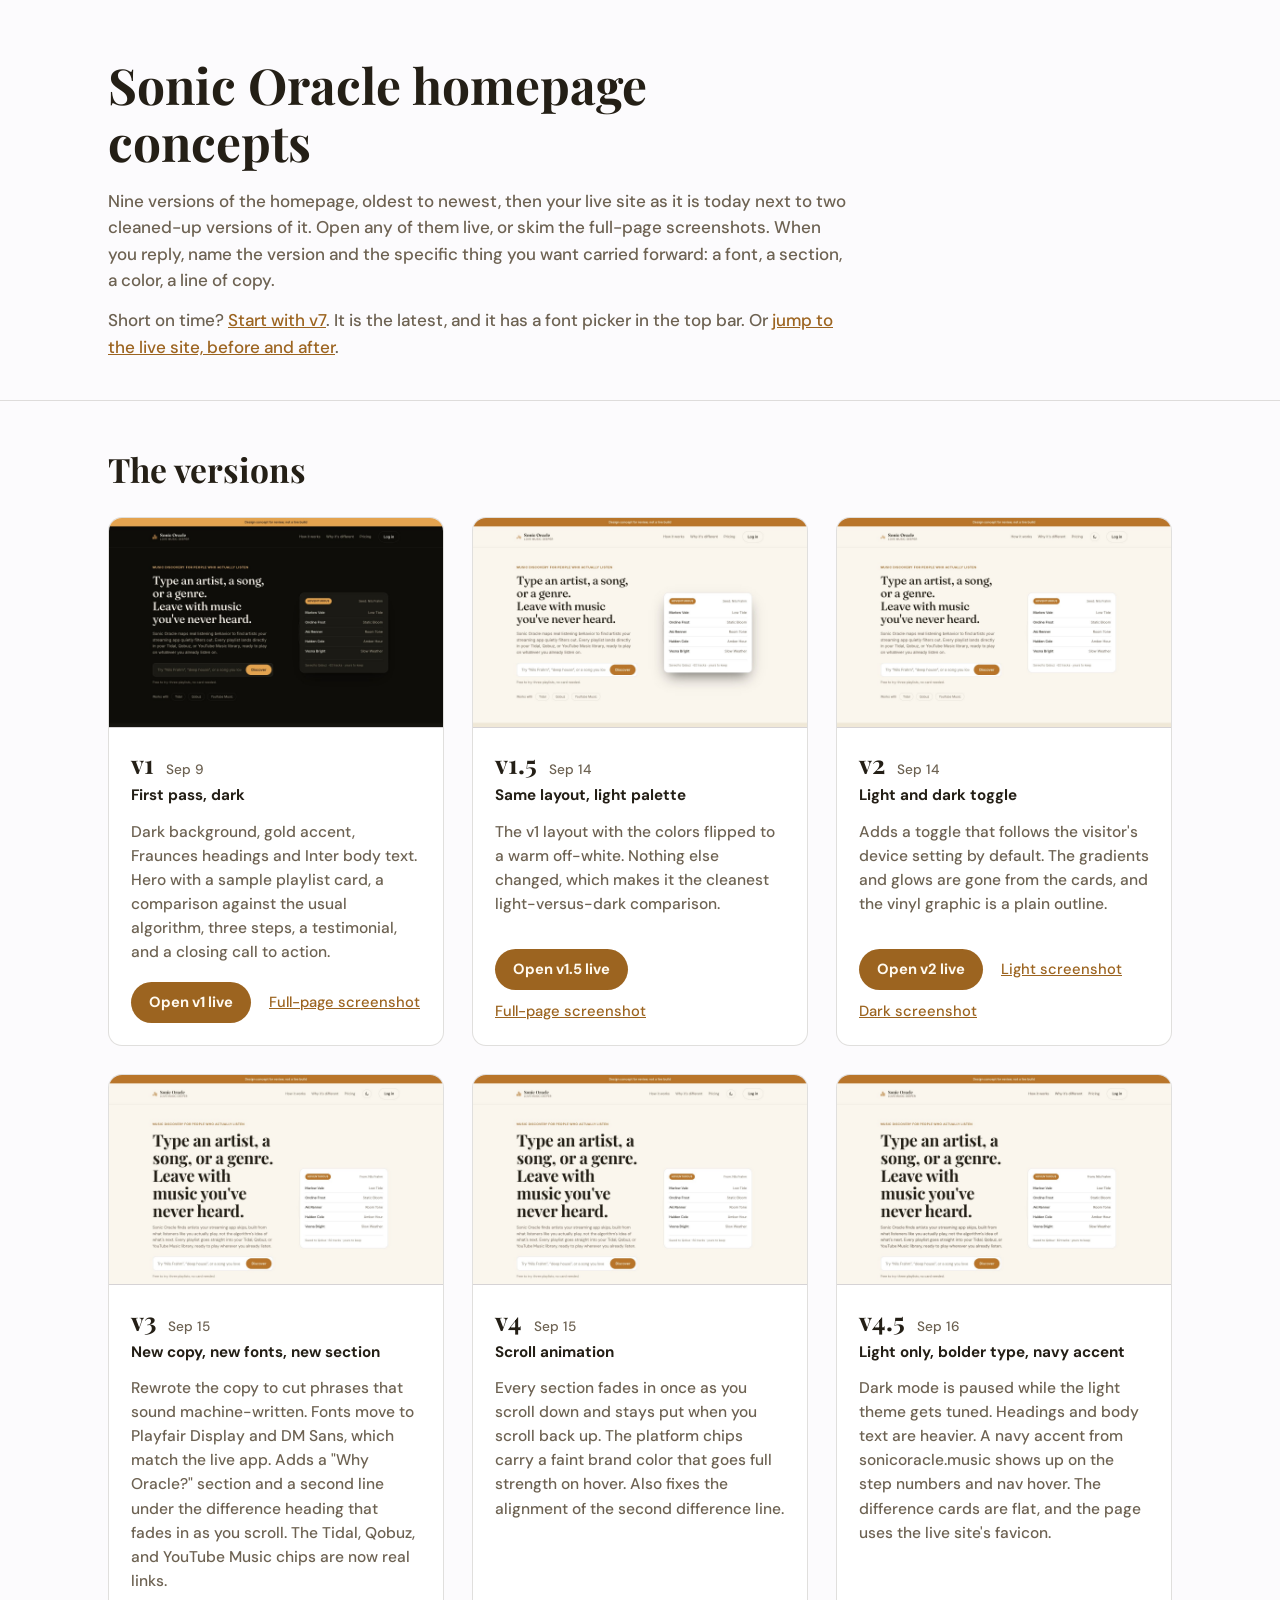
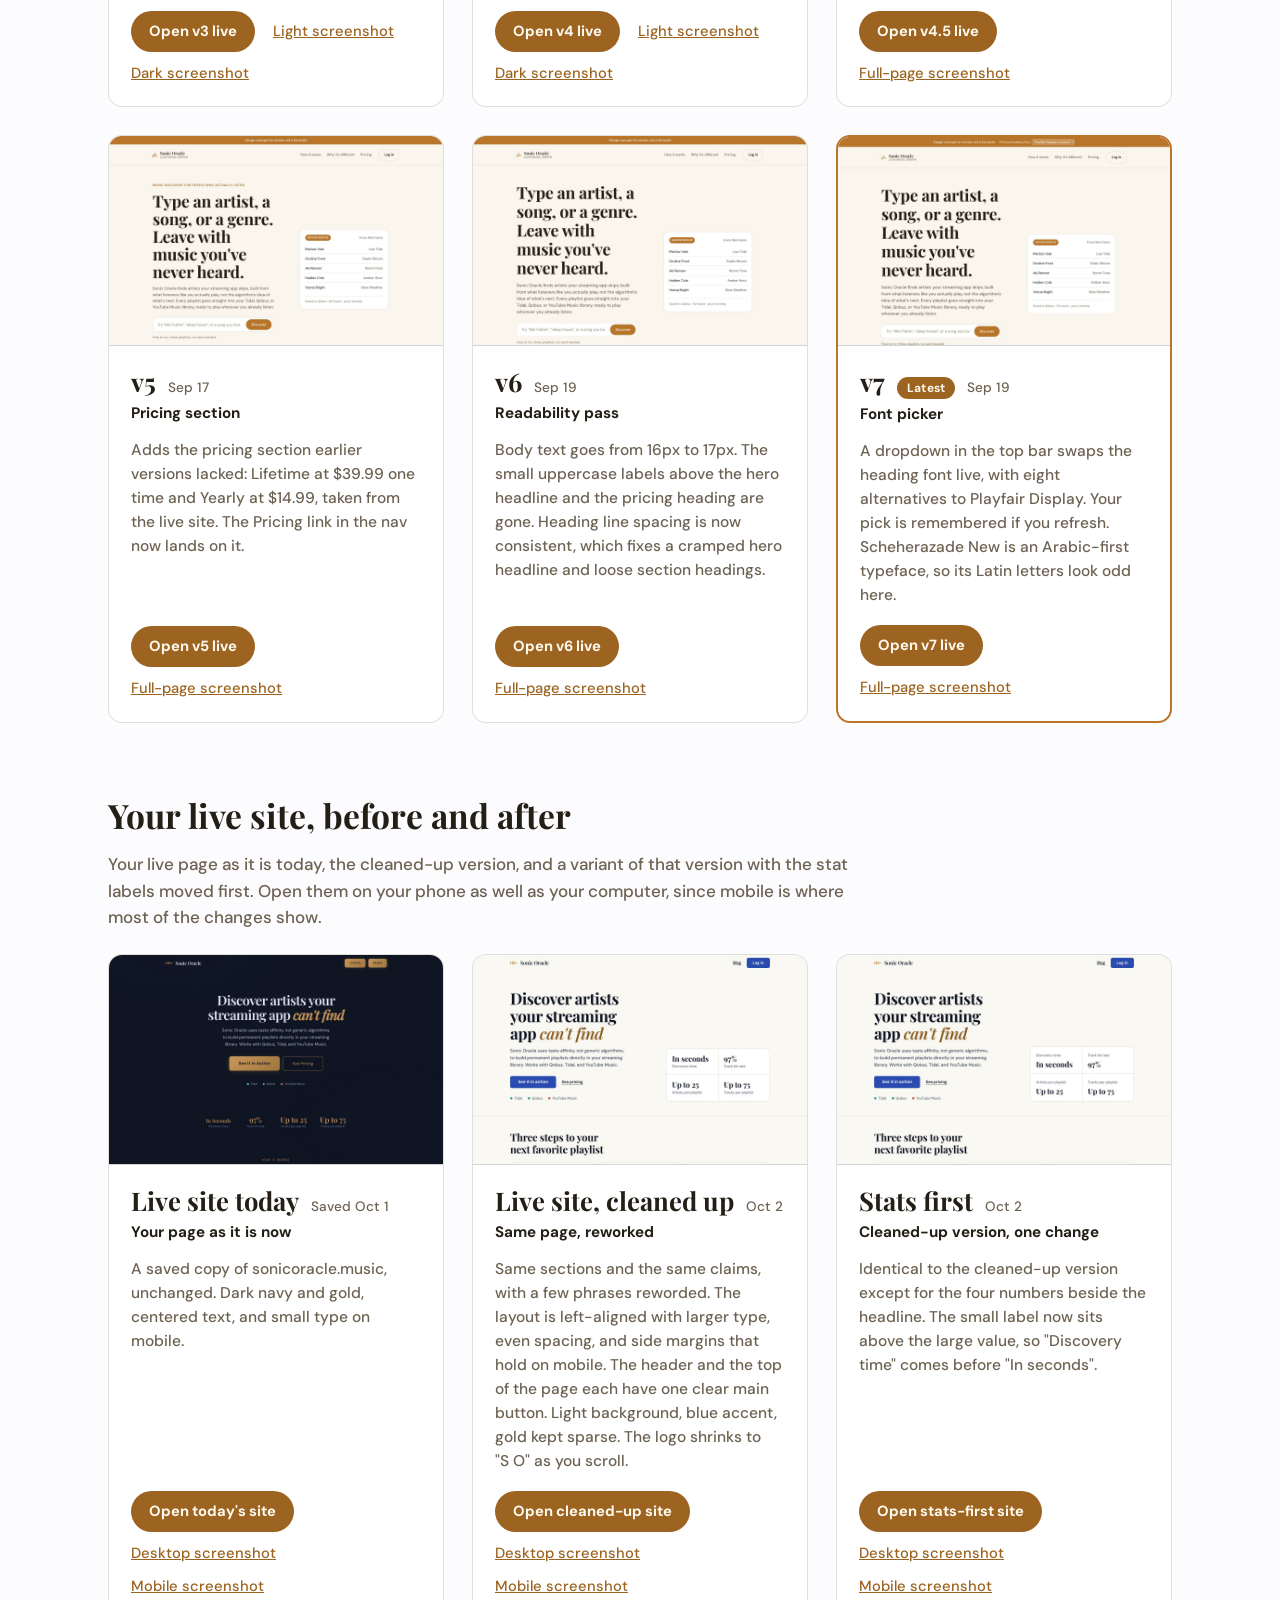
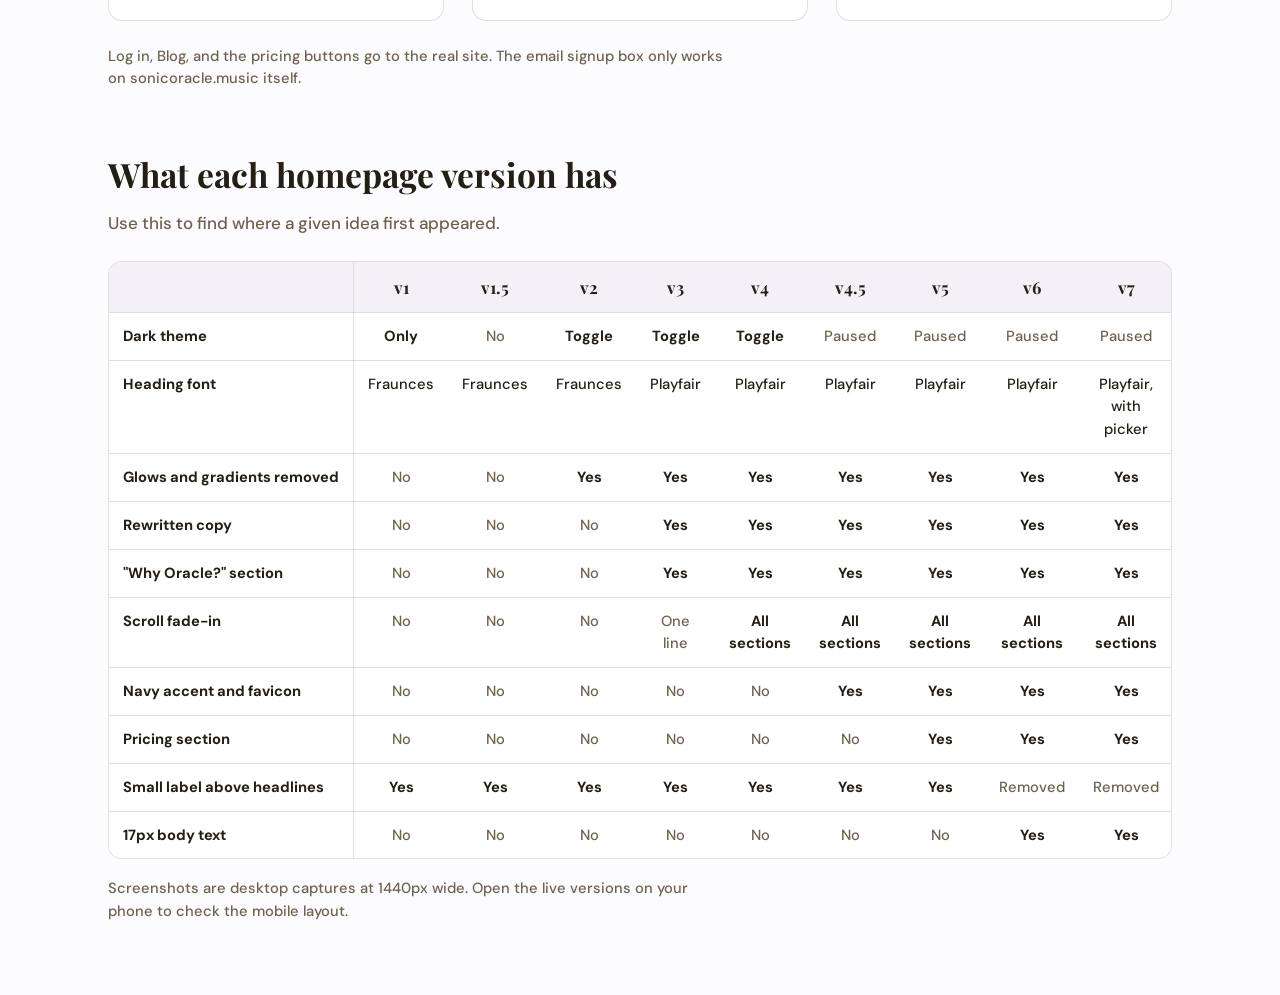
<file: index.html>
<!DOCTYPE html>
<html lang="en">
<head>
<meta charset="UTF-8">
<meta name="viewport" content="width=device-width, initial-scale=1.0">
<title>Sonic Oracle homepage concepts: all versions</title>
<meta name="description" content="Every version of the Sonic Oracle homepage concept, plus the live site before and after a cleanup pass, with screenshots, short notes, and live links.">
<meta name="robots" content="noindex">
<link rel="icon" type="image/png" href="favicon.png">
<link rel="apple-touch-icon" href="favicon.png">
<link rel="preconnect" href="https://fonts.googleapis.com">
<link rel="preconnect" href="https://fonts.gstatic.com" crossorigin>
<link href="https://fonts.googleapis.com/css2?family=Playfair+Display:wght@600;700&family=DM+Sans:wght@500;700&display=swap" rel="stylesheet">
<link rel="stylesheet" href="assets/gallery.css">
</head>
<body>

<header class="page-head">
  <div class="wrap">
    <h1>Sonic Oracle homepage concepts</h1>
    <p>Nine versions of the homepage, oldest to newest, then your live site as it is today next to two cleaned-up versions of it. Open any of them live, or skim the full-page screenshots. When you reply, name the version and the specific thing you want carried forward: a font, a section, a color, a line of copy.</p>
    <p>Short on time? <a href="#v7">Start with v7</a>. It is the latest, and it has a font picker in the top bar. Or <a href="#live-site">jump to the live site, before and after</a>.</p>
  </div>
</header>

<main>
  <section class="versions" aria-labelledby="versions-heading">
    <div class="wrap">
      <h2 id="versions-heading">The versions</h2>
      <ol class="grid">

        <li>
          <article class="card" id="v1">
            <a class="thumb" href="versions/v1/" tabindex="-1" aria-hidden="true">
              <img src="assets/shots/v1-dark-fold.jpg" width="1440" height="900" loading="lazy" alt="">
            </a>
            <div class="card-body">
              <div class="card-title"><h3>v1</h3><span class="card-date">Sep 9</span></div>
              <p class="card-tag">First pass, dark</p>
              <p class="card-note">Dark background, gold accent, Fraunces headings and Inter body text. Hero with a sample playlist card, a comparison against the usual algorithm, three steps, a testimonial, and a closing call to action.</p>
              <div class="card-links">
                <a class="btn" href="versions/v1/">Open v1 live</a>
                <a href="assets/shots/v1-dark-full.jpg">Full-page screenshot</a>
              </div>
            </div>
          </article>
        </li>

        <li>
          <article class="card" id="v1-5">
            <a class="thumb" href="versions/v1-5/" tabindex="-1" aria-hidden="true">
              <img src="assets/shots/v1-5-light-fold.jpg" width="1440" height="900" loading="lazy" alt="">
            </a>
            <div class="card-body">
              <div class="card-title"><h3>v1.5</h3><span class="card-date">Sep 14</span></div>
              <p class="card-tag">Same layout, light palette</p>
              <p class="card-note">The v1 layout with the colors flipped to a warm off-white. Nothing else changed, which makes it the cleanest light-versus-dark comparison.</p>
              <div class="card-links">
                <a class="btn" href="versions/v1-5/">Open v1.5 live</a>
                <a href="assets/shots/v1-5-light-full.jpg">Full-page screenshot</a>
              </div>
            </div>
          </article>
        </li>

        <li>
          <article class="card" id="v2">
            <a class="thumb" href="versions/v2/" tabindex="-1" aria-hidden="true">
              <img src="assets/shots/v2-light-fold.jpg" width="1440" height="900" loading="lazy" alt="">
            </a>
            <div class="card-body">
              <div class="card-title"><h3>v2</h3><span class="card-date">Sep 14</span></div>
              <p class="card-tag">Light and dark toggle</p>
              <p class="card-note">Adds a toggle that follows the visitor's device setting by default. The gradients and glows are gone from the cards, and the vinyl graphic is a plain outline.</p>
              <div class="card-links">
                <a class="btn" href="versions/v2/">Open v2 live</a>
                <a href="assets/shots/v2-light-full.jpg">Light screenshot</a>
                <a href="assets/shots/v2-dark-full.jpg">Dark screenshot</a>
              </div>
            </div>
          </article>
        </li>

        <li>
          <article class="card" id="v3">
            <a class="thumb" href="versions/v3/" tabindex="-1" aria-hidden="true">
              <img src="assets/shots/v3-light-fold.jpg" width="1440" height="900" loading="lazy" alt="">
            </a>
            <div class="card-body">
              <div class="card-title"><h3>v3</h3><span class="card-date">Sep 15</span></div>
              <p class="card-tag">New copy, new fonts, new section</p>
              <p class="card-note">Rewrote the copy to cut phrases that sound machine-written. Fonts move to Playfair Display and DM Sans, which match the live app. Adds a "Why Oracle?" section and a second line under the difference heading that fades in as you scroll. The Tidal, Qobuz, and YouTube Music chips are now real links.</p>
              <div class="card-links">
                <a class="btn" href="versions/v3/">Open v3 live</a>
                <a href="assets/shots/v3-light-full.jpg">Light screenshot</a>
                <a href="assets/shots/v3-dark-full.jpg">Dark screenshot</a>
              </div>
            </div>
          </article>
        </li>

        <li>
          <article class="card" id="v4">
            <a class="thumb" href="versions/v4/" tabindex="-1" aria-hidden="true">
              <img src="assets/shots/v4-light-fold.jpg" width="1440" height="900" loading="lazy" alt="">
            </a>
            <div class="card-body">
              <div class="card-title"><h3>v4</h3><span class="card-date">Sep 15</span></div>
              <p class="card-tag">Scroll animation</p>
              <p class="card-note">Every section fades in once as you scroll down and stays put when you scroll back up. The platform chips carry a faint brand color that goes full strength on hover. Also fixes the alignment of the second difference line.</p>
              <div class="card-links">
                <a class="btn" href="versions/v4/">Open v4 live</a>
                <a href="assets/shots/v4-light-full.jpg">Light screenshot</a>
                <a href="assets/shots/v4-dark-full.jpg">Dark screenshot</a>
              </div>
            </div>
          </article>
        </li>

        <li>
          <article class="card" id="v4-5">
            <a class="thumb" href="versions/v4-5/" tabindex="-1" aria-hidden="true">
              <img src="assets/shots/v4-5-light-fold.jpg" width="1440" height="900" loading="lazy" alt="">
            </a>
            <div class="card-body">
              <div class="card-title"><h3>v4.5</h3><span class="card-date">Sep 16</span></div>
              <p class="card-tag">Light only, bolder type, navy accent</p>
              <p class="card-note">Dark mode is paused while the light theme gets tuned. Headings and body text are heavier. A navy accent from sonicoracle.music shows up on the step numbers and nav hover. The difference cards are flat, and the page uses the live site's favicon.</p>
              <div class="card-links">
                <a class="btn" href="versions/v4-5/">Open v4.5 live</a>
                <a href="assets/shots/v4-5-light-full.jpg">Full-page screenshot</a>
              </div>
            </div>
          </article>
        </li>

        <li>
          <article class="card" id="v5">
            <a class="thumb" href="versions/v5/" tabindex="-1" aria-hidden="true">
              <img src="assets/shots/v5-light-fold.jpg" width="1440" height="900" loading="lazy" alt="">
            </a>
            <div class="card-body">
              <div class="card-title"><h3>v5</h3><span class="card-date">Sep 17</span></div>
              <p class="card-tag">Pricing section</p>
              <p class="card-note">Adds the pricing section earlier versions lacked: Lifetime at $39.99 one time and Yearly at $14.99, taken from the live site. The Pricing link in the nav now lands on it.</p>
              <div class="card-links">
                <a class="btn" href="versions/v5/">Open v5 live</a>
                <a href="assets/shots/v5-light-full.jpg">Full-page screenshot</a>
              </div>
            </div>
          </article>
        </li>

        <li>
          <article class="card" id="v6">
            <a class="thumb" href="versions/v6/" tabindex="-1" aria-hidden="true">
              <img src="assets/shots/v6-light-fold.jpg" width="1440" height="900" loading="lazy" alt="">
            </a>
            <div class="card-body">
              <div class="card-title"><h3>v6</h3><span class="card-date">Sep 19</span></div>
              <p class="card-tag">Readability pass</p>
              <p class="card-note">Body text goes from 16px to 17px. The small uppercase labels above the hero headline and the pricing heading are gone. Heading line spacing is now consistent, which fixes a cramped hero headline and loose section headings.</p>
              <div class="card-links">
                <a class="btn" href="versions/v6/">Open v6 live</a>
                <a href="assets/shots/v6-light-full.jpg">Full-page screenshot</a>
              </div>
            </div>
          </article>
        </li>

        <li>
          <article class="card card-latest" id="v7">
            <a class="thumb" href="versions/v7/" tabindex="-1" aria-hidden="true">
              <img src="assets/shots/v7-light-fold.jpg" width="1440" height="900" loading="lazy" alt="">
            </a>
            <div class="card-body">
              <div class="card-title"><h3>v7</h3><span class="badge">Latest</span><span class="card-date">Sep 19</span></div>
              <p class="card-tag">Font picker</p>
              <p class="card-note">A dropdown in the top bar swaps the heading font live, with eight alternatives to Playfair Display. Your pick is remembered if you refresh. Scheherazade New is an Arabic-first typeface, so its Latin letters look odd here.</p>
              <div class="card-links">
                <a class="btn" href="versions/v7/">Open v7 live</a>
                <a href="assets/shots/v7-light-full.jpg">Full-page screenshot</a>
              </div>
            </div>
          </article>
        </li>

      </ol>
    </div>
  </section>

  <section class="versions" id="live-site" aria-labelledby="live-heading">
    <div class="wrap">
      <h2 id="live-heading">Your live site, before and after</h2>
      <p class="section-intro">Your live page as it is today, the cleaned-up version, and a variant of that version with the stat labels moved first. Open them on your phone as well as your computer, since mobile is where most of the changes show.</p>
      <ol class="grid">

        <li>
          <article class="card" id="live-today">
            <a class="thumb" href="versions/live-today/" tabindex="-1" aria-hidden="true">
              <img src="assets/shots/live-before-fold.jpg" width="1440" height="900" loading="lazy" alt="">
            </a>
            <div class="card-body">
              <div class="card-title"><h3>Live site today</h3><span class="card-date">Saved Oct 1</span></div>
              <p class="card-tag">Your page as it is now</p>
              <p class="card-note">A saved copy of sonicoracle.music, unchanged. Dark navy and gold, centered text, and small type on mobile.</p>
              <div class="card-links">
                <a class="btn" href="versions/live-today/">Open today's site</a>
                <a href="assets/shots/live-before-desktop-full.jpg">Desktop screenshot</a>
                <a href="assets/shots/live-before-mobile-full.jpg">Mobile screenshot</a>
              </div>
            </div>
          </article>
        </li>

        <li>
          <article class="card" id="live-cleanup">
            <a class="thumb" href="versions/live-cleanup/" tabindex="-1" aria-hidden="true">
              <img src="assets/shots/live-cleanup-fold.jpg" width="1440" height="900" loading="lazy" alt="">
            </a>
            <div class="card-body">
              <div class="card-title"><h3>Live site, cleaned up</h3><span class="card-date">Oct 2</span></div>
              <p class="card-tag">Same page, reworked</p>
              <p class="card-note">Same sections and the same claims, with a few phrases reworded. The layout is left-aligned with larger type, even spacing, and side margins that hold on mobile. The header and the top of the page each have one clear main button. Light background, blue accent, gold kept sparse. The logo shrinks to "S&nbsp;O" as you scroll.</p>
              <div class="card-links">
                <a class="btn" href="versions/live-cleanup/">Open cleaned-up site</a>
                <a href="assets/shots/live-cleanup-desktop-full.jpg">Desktop screenshot</a>
                <a href="assets/shots/live-cleanup-mobile-full.jpg">Mobile screenshot</a>
              </div>
            </div>
          </article>
        </li>

        <li>
          <article class="card" id="live-stats-first">
            <a class="thumb" href="versions/live-stats-first/" tabindex="-1" aria-hidden="true">
              <img src="assets/shots/live-stats-first-fold.jpg" width="1440" height="900" loading="lazy" alt="">
            </a>
            <div class="card-body">
              <div class="card-title"><h3>Stats first</h3><span class="card-date">Oct 2</span></div>
              <p class="card-tag">Cleaned-up version, one change</p>
              <p class="card-note">Identical to the cleaned-up version except for the four numbers beside the headline. The small label now sits above the large value, so "Discovery time" comes before "In seconds".</p>
              <div class="card-links">
                <a class="btn" href="versions/live-stats-first/">Open stats-first site</a>
                <a href="assets/shots/live-stats-first-desktop-full.jpg">Desktop screenshot</a>
                <a href="assets/shots/live-stats-first-mobile-full.jpg">Mobile screenshot</a>
              </div>
            </div>
          </article>
        </li>

      </ol>
      <p class="table-note">Log in, Blog, and the pricing buttons go to the real site. The email signup box only works on sonicoracle.music itself.</p>
    </div>
  </section>

  <section class="compare" aria-labelledby="compare-heading">
    <div class="wrap">
      <h2 id="compare-heading">What each homepage version has</h2>
      <p class="compare-intro">Use this to find where a given idea first appeared.</p>
      <div class="table-scroll" role="region" aria-label="Feature comparison across versions" tabindex="0">
        <table>
          <thead>
            <tr>
              <th scope="col"><span class="visually-hidden">Feature</span></th>
              <th scope="col">v1</th>
              <th scope="col">v1.5</th>
              <th scope="col">v2</th>
              <th scope="col">v3</th>
              <th scope="col">v4</th>
              <th scope="col">v4.5</th>
              <th scope="col">v5</th>
              <th scope="col">v6</th>
              <th scope="col">v7</th>
            </tr>
          </thead>
          <tbody>
            <tr>
              <th scope="row">Dark theme</th>
              <td class="yes">Only</td><td class="no">No</td><td class="yes">Toggle</td><td class="yes">Toggle</td><td class="yes">Toggle</td><td class="no">Paused</td><td class="no">Paused</td><td class="no">Paused</td><td class="no">Paused</td>
            </tr>
            <tr>
              <th scope="row">Heading font</th>
              <td>Fraunces</td><td>Fraunces</td><td>Fraunces</td><td>Playfair</td><td>Playfair</td><td>Playfair</td><td>Playfair</td><td>Playfair</td><td>Playfair, with picker</td>
            </tr>
            <tr>
              <th scope="row">Glows and gradients removed</th>
              <td class="no">No</td><td class="no">No</td><td class="yes">Yes</td><td class="yes">Yes</td><td class="yes">Yes</td><td class="yes">Yes</td><td class="yes">Yes</td><td class="yes">Yes</td><td class="yes">Yes</td>
            </tr>
            <tr>
              <th scope="row">Rewritten copy</th>
              <td class="no">No</td><td class="no">No</td><td class="no">No</td><td class="yes">Yes</td><td class="yes">Yes</td><td class="yes">Yes</td><td class="yes">Yes</td><td class="yes">Yes</td><td class="yes">Yes</td>
            </tr>
            <tr>
              <th scope="row">"Why Oracle?" section</th>
              <td class="no">No</td><td class="no">No</td><td class="no">No</td><td class="yes">Yes</td><td class="yes">Yes</td><td class="yes">Yes</td><td class="yes">Yes</td><td class="yes">Yes</td><td class="yes">Yes</td>
            </tr>
            <tr>
              <th scope="row">Scroll fade-in</th>
              <td class="no">No</td><td class="no">No</td><td class="no">No</td><td class="no">One line</td><td class="yes">All sections</td><td class="yes">All sections</td><td class="yes">All sections</td><td class="yes">All sections</td><td class="yes">All sections</td>
            </tr>
            <tr>
              <th scope="row">Navy accent and favicon</th>
              <td class="no">No</td><td class="no">No</td><td class="no">No</td><td class="no">No</td><td class="no">No</td><td class="yes">Yes</td><td class="yes">Yes</td><td class="yes">Yes</td><td class="yes">Yes</td>
            </tr>
            <tr>
              <th scope="row">Pricing section</th>
              <td class="no">No</td><td class="no">No</td><td class="no">No</td><td class="no">No</td><td class="no">No</td><td class="no">No</td><td class="yes">Yes</td><td class="yes">Yes</td><td class="yes">Yes</td>
            </tr>
            <tr>
              <th scope="row">Small label above headlines</th>
              <td class="yes">Yes</td><td class="yes">Yes</td><td class="yes">Yes</td><td class="yes">Yes</td><td class="yes">Yes</td><td class="yes">Yes</td><td class="yes">Yes</td><td class="no">Removed</td><td class="no">Removed</td>
            </tr>
            <tr>
              <th scope="row">17px body text</th>
              <td class="no">No</td><td class="no">No</td><td class="no">No</td><td class="no">No</td><td class="no">No</td><td class="no">No</td><td class="no">No</td><td class="yes">Yes</td><td class="yes">Yes</td>
            </tr>
          </tbody>
        </table>
      </div>
      <p class="table-note">Screenshots are desktop captures at 1440px wide. Open the live versions on your phone to check the mobile layout.</p>
    </div>
  </section>
</main>

</body>
</html>
</file>
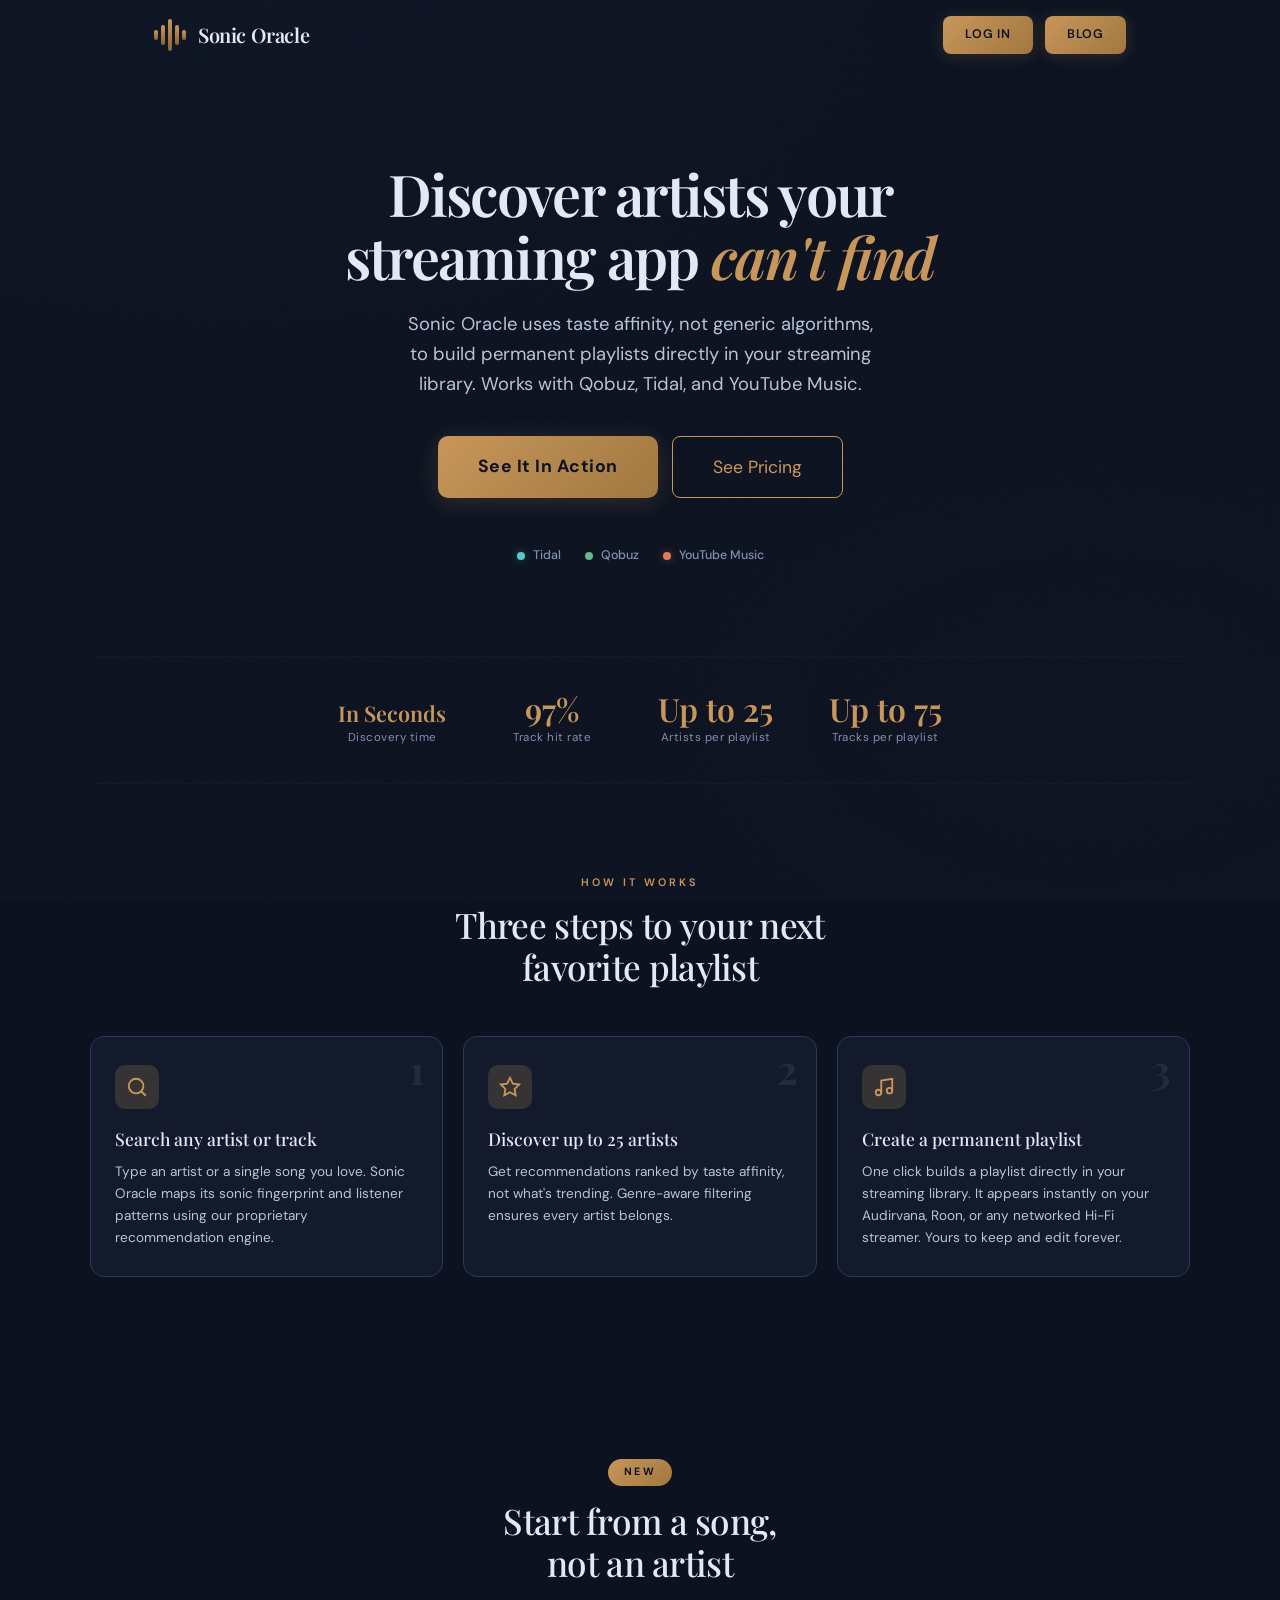
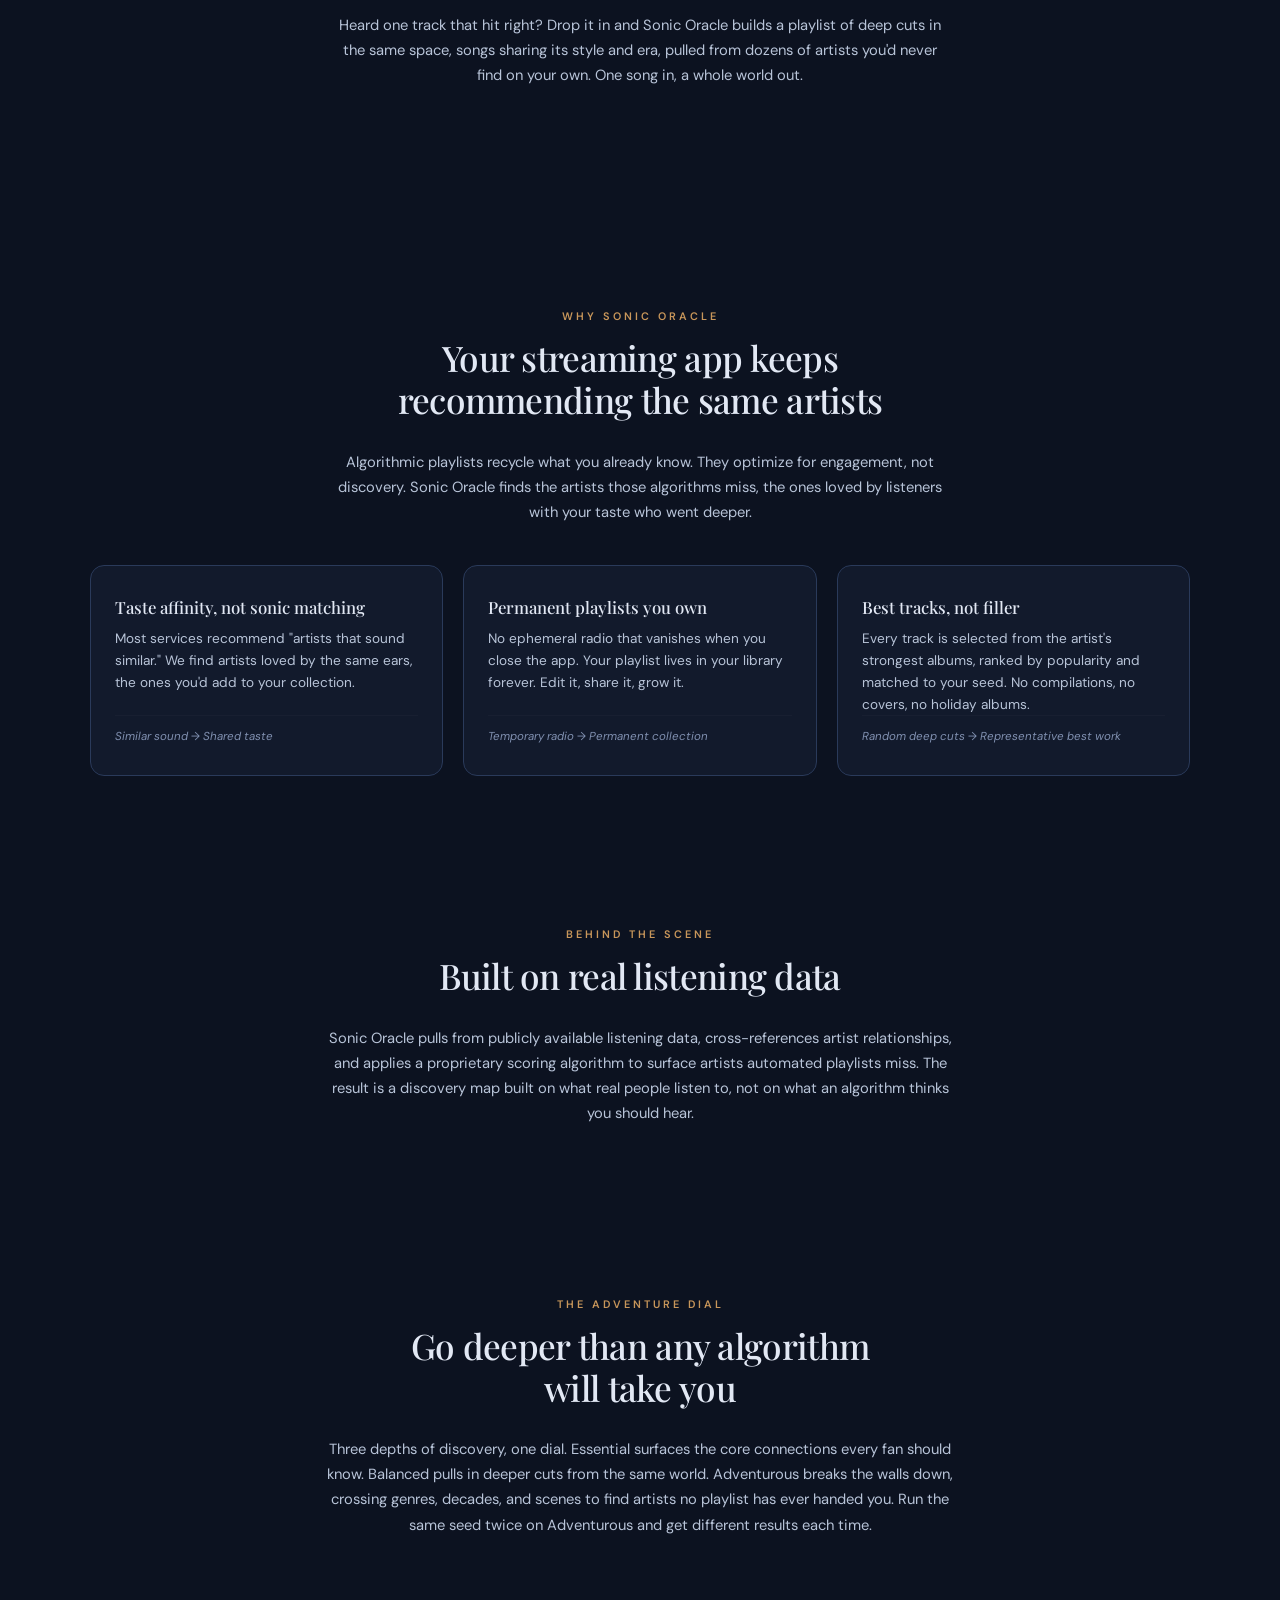
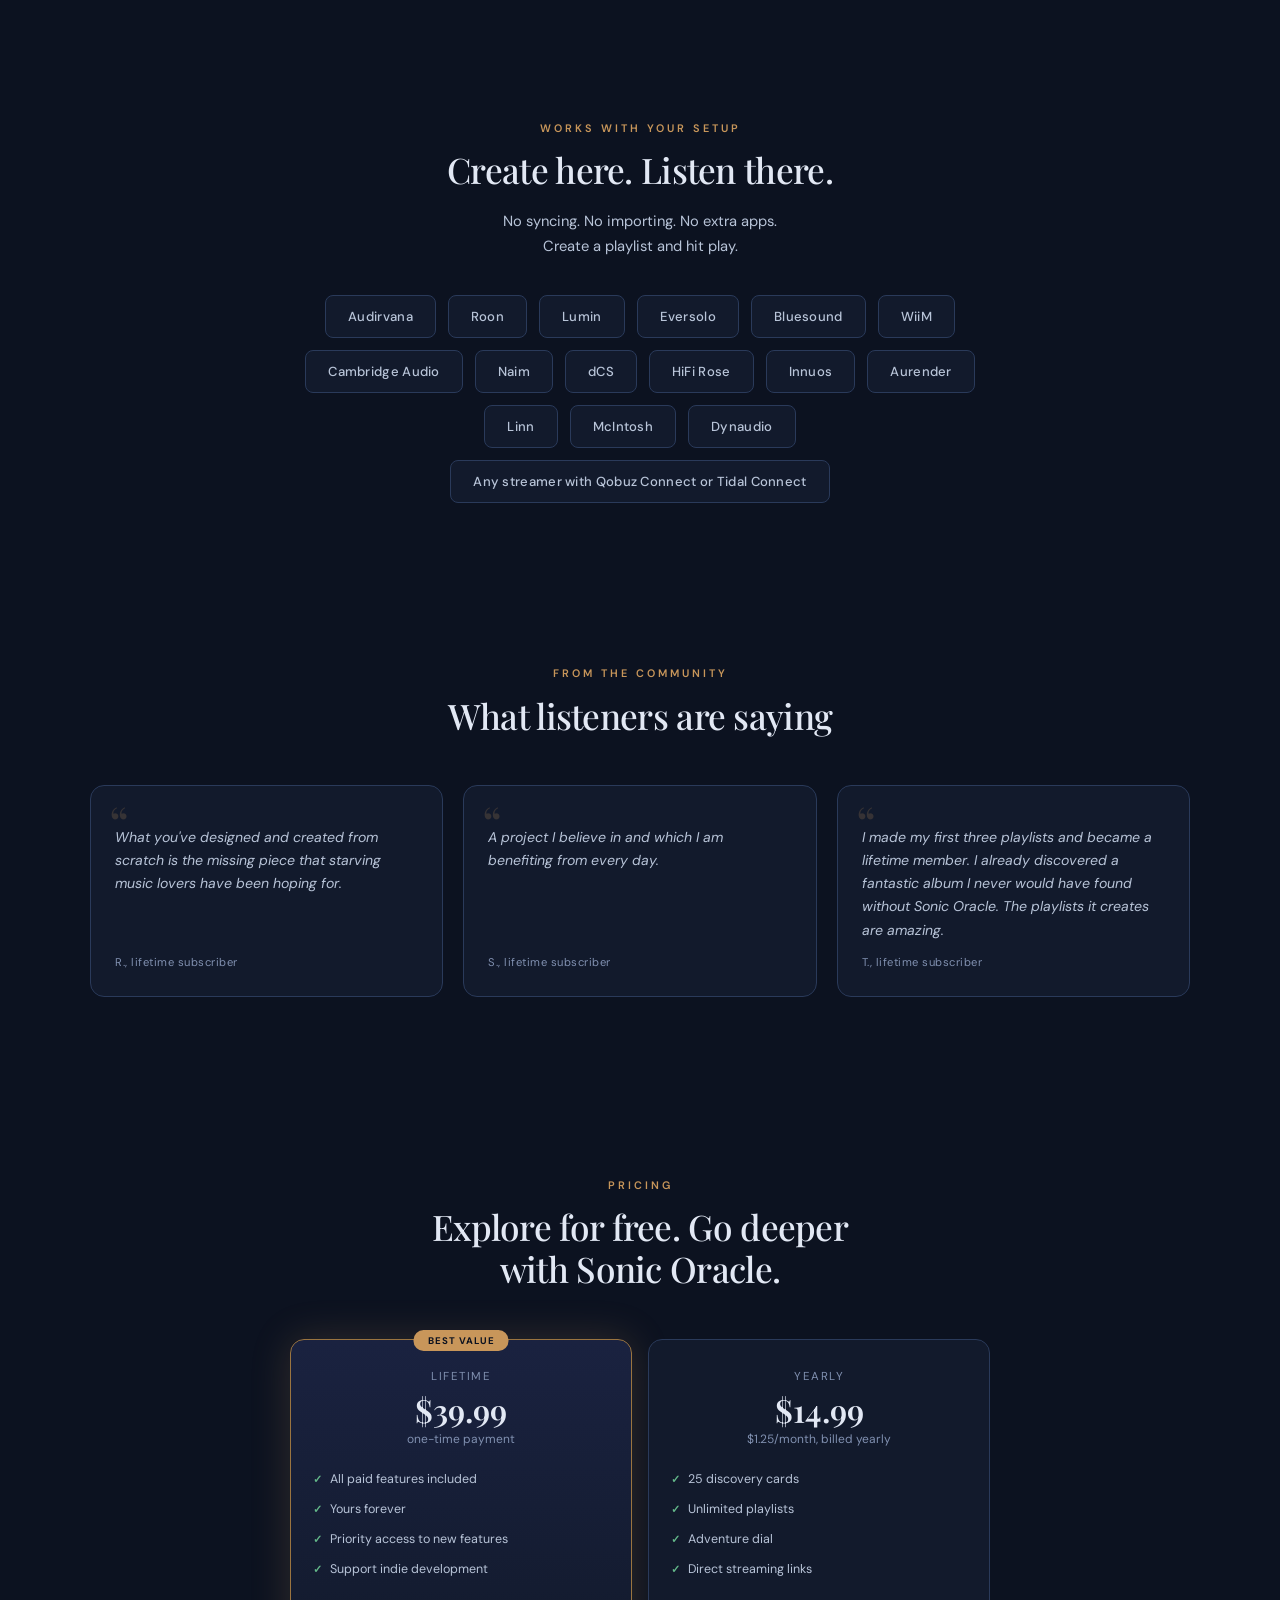
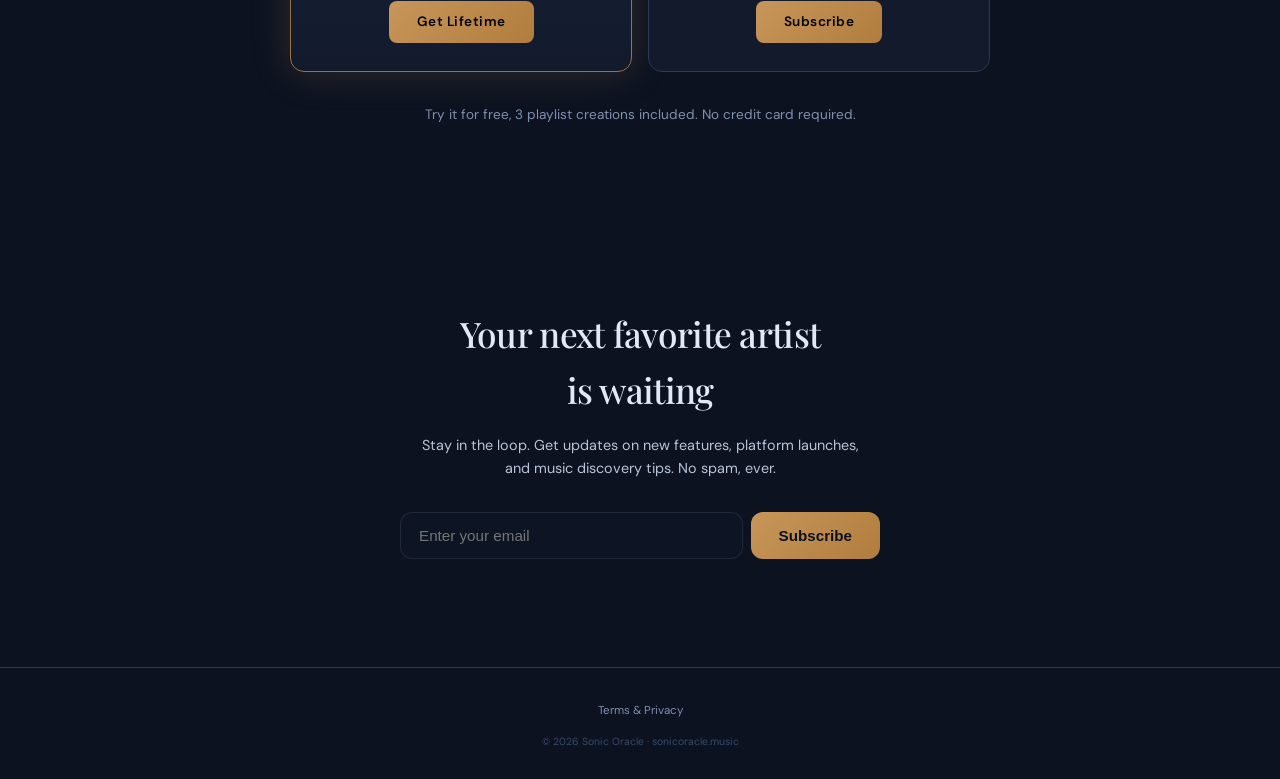
<file: before/index.html>
<!DOCTYPE html>
<html lang="en">
<head>
<meta charset="UTF-8">
<meta name="viewport" content="width=device-width, initial-scale=1.0">
<meta name="description" content="Sonic Oracle discovers artists your streaming app can't find. Permanent playlists built by taste affinity for Qobuz, Tidal, and YouTube Music, powered by taste affinity, not algorithms.">
<meta name="theme-color" content="#0c1220">
<link rel="manifest" href="/manifest.json">
<!-- remove_favicon_svg_marker: svg had wrong icon, fall back to PNGs -->
<link rel="icon" type="image/png" href="/icon-512.png"> <!-- favicon_512_marker -->
<link rel="apple-touch-icon" href="/icon-512.png">
<meta property="og:title" content="Sonic Oracle — Music Discovery Engine">
<meta property="og:description" content="Discover artists your streaming app can't find. Permanent playlists built by taste affinity for Qobuz, Tidal, and YouTube Music.">
<meta property="og:type" content="website">
<meta property="og:url" content="https://sonicoracle.music">
<meta property="og:image" content="https://sonicoracle.music/og-image.png">
<meta property="og:image:width" content="1200">
<meta property="og:image:height" content="630">
<title>Sonic Oracle, Music Discovery for Audiophiles</title>
<link rel="preconnect" href="https://fonts.googleapis.com">
<link href="https://fonts.googleapis.com/css2?family=Playfair+Display:ital,wght@0,400;0,500;0,600;0,700;1,400;1,500&family=DM+Sans:wght@300;400;500;600;700&display=swap" rel="stylesheet">
<style>
*, *::before, *::after { box-sizing: border-box; margin: 0; padding: 0; }

:root {
  --bg-deep: #0c1220;
  --bg-surface: #121a2c;
  --bg-card: #162036;
  --bg-elevated: #1c2840;
  --border: #2a3a5a;
  --border-hover: #3d5580;
  --text-primary: #e2e8f4;
  --text-body: #b8c4d8;
  --text-muted: #8090b0;
  --accent: #c8965a;
  --accent-dim: #9a7440;
  --accent-glow: #c8965a33;
  --accent-strong: #c8965a55;
  --green: #64b88a;
  --pad: clamp(20px, 5vw, 80px);
  --max-w: 1100px;
}

html { font-size: 16px; scroll-behavior: smooth; }

body {
  font-family: 'DM Sans', sans-serif;
  background: var(--bg-deep);
  color: var(--text-primary);
  min-height: 100vh;
  -webkit-font-smoothing: antialiased;
  overflow-x: hidden;
  line-height: 1.6;
}

/* Noise texture + ambient glow */
body::before {
  content: '';
  position: fixed;
  inset: 0;
  background:
    url("data:image/svg+xml,%3Csvg width='200' height='200' xmlns='http://www.w3.org/2000/svg'%3E%3Cfilter id='n'%3E%3CfeTurbulence baseFrequency='0.65' type='fractalNoise'/%3E%3C/filter%3E%3Crect width='200' height='200' filter='url(%23n)' opacity='0.025'/%3E%3C/svg%3E"),
    radial-gradient(ellipse 80% 60% at 20% 0%, #1a284418 0%, transparent 70%),
    radial-gradient(ellipse 60% 50% at 85% 80%, #1a163018 0%, transparent 70%);
  pointer-events: none;
  z-index: 0;
}

/* ── ANIMATIONS ── */
@keyframes fadeUp {
  from { opacity: 0; transform: translateY(24px); }
  to { opacity: 1; transform: translateY(0); }
}
@keyframes fadeIn { from { opacity: 0; } to { opacity: 1; } }
@keyframes wave {
  0%, 100% { transform: scaleY(0.3); }
  50% { transform: scaleY(1); }
}
@keyframes float {
  0%, 100% { transform: translateY(0); }
  50% { transform: translateY(-6px); }
}
@keyframes glow-pulse {
  0%, 100% { box-shadow: 0 0 20px #c8965a22; }
  50% { box-shadow: 0 0 40px #c8965a44, 0 0 80px #c8965a11; }
}

.reveal {
  opacity: 0;
  transform: translateY(24px);
  transition: opacity 0.7s ease, transform 0.7s ease;
}
.reveal.visible {
  opacity: 1;
  transform: translateY(0);
}

/* ── LAYOUT ── */
section {
  position: relative;
  z-index: 1;
  max-width: var(--max-w);
  margin: 0 auto;
  padding-left: 24px;
  padding-right: 24px;
  padding: 0 var(--pad);
}

/* ── NAV ── */
nav {
  position: fixed;
  top: 0;
  left: 0;
  right: 0;
  z-index: 100;
  padding: 16px var(--pad);
  display: flex;
  align-items: center;
  justify-content: space-between;
  max-width: var(--max-w);
  margin: 0 auto;
  transition: all 0.3s;
}
nav.scrolled {
  background: rgba(12, 18, 32, 0.92);
  backdrop-filter: blur(16px);
  border-bottom: 1px solid #ffffff08;
}
.nav-inner {
  max-width: var(--max-w);
  margin: 0 auto;
  width: 100%;
  display: flex;
  align-items: center;
  justify-content: space-between;
}
.logo-group {
  display: flex;
  align-items: center;
  gap: 12px;
  text-decoration: none;
}
.logo-bars {
  display: flex;
  align-items: center;
  gap: 3px;
  height: 32px;
}
.logo-bar {
  width: 4px;
  border-radius: 2px;
  background: linear-gradient(180deg, var(--accent), #8a6530);
  animation: wave 1.3s ease-in-out infinite;
}
.logo-text {
  font-family: 'Playfair Display', serif;
  font-size: 1.25rem;
  font-weight: 600;
  color: var(--text-primary);
  letter-spacing: -0.02em;
}
.nav-cta {
  padding: 9px 22px;
  border-radius: 8px;
  background: linear-gradient(135deg, var(--accent), #a07840);
  border: none;
  color: var(--bg-deep);
  font-size: 0.78rem;
  font-weight: 600;
  font-family: 'DM Sans', sans-serif;
  cursor: pointer;
  letter-spacing: 0.8px;
  text-transform: uppercase;
  text-decoration: none;
  transition: all 0.2s;
  box-shadow: 0 2px 16px var(--accent-glow);
}
.nav-cta:hover { transform: translateY(-1px); box-shadow: 0 4px 24px var(--accent-strong); }
.nav-login {
  padding: 9px 16px;
  color: var(--text-muted);
  font-size: 0.78rem;
  font-weight: 500;
  font-family: 'DM Sans', sans-serif;
  text-decoration: none;
  letter-spacing: 0.5px;
  transition: color 0.2s;
}
.nav-login:hover { color: var(--accent); }

/* ── HERO ── */
.hero {
  padding-top: clamp(120px, 18vh, 180px);
  padding-bottom: clamp(60px, 10vh, 100px);
  text-align: center;
}
.hero-badge {
  display: inline-flex;
  align-items: center;
  gap: 8px;
  padding: 6px 16px;
  border-radius: 20px;
  background: var(--accent-glow);
  border: 1px solid var(--accent-dim);
  font-size: 0.72rem;
  color: var(--accent);
  letter-spacing: 0.5px;
  font-weight: 500;
  margin-bottom: 28px;
  animation: fadeUp 0.6s ease 0.1s both;
}
.hero-badge-dot {
  width: 6px; height: 6px;
  border-radius: 50%;
  background: var(--accent);
  animation: glow-pulse 2s ease infinite;
}
.hero h1 {
  font-family: 'Playfair Display', serif;
  font-size: clamp(1.65rem, 6vw, 3.6rem);
  font-weight: 600;
  line-height: 1.1;
  letter-spacing: -0.03em;
  font-feature-settings: "liga" 1, "clig" 1;
  margin-bottom: 20px;
  animation: fadeUp 0.6s ease 0.2s both;
}
.hero h1 em {
  font-style: italic;
  color: var(--accent);
}
.hero-sub {
  font-size: clamp(0.95rem, 2.5vw, 1.15rem);
  color: var(--text-body);
  max-width: 520px;
  margin: 0 auto 36px;
  line-height: 1.65;
  animation: fadeUp 0.6s ease 0.3s both;
}
.hero-actions {
  display: flex;
  gap: 14px;
  justify-content: center;
  flex-wrap: wrap;
  animation: fadeUp 0.6s ease 0.4s both;
}
.btn-primary {
  padding: 14px 36px;
  border-radius: 10px;
  background: linear-gradient(135deg, var(--accent), #a07840);
  border: none;
  color: var(--bg-deep);
  font-size: 0.88rem;
  font-weight: 700;
  font-family: 'DM Sans', sans-serif;
  cursor: pointer;
  letter-spacing: 0.5px;
  text-decoration: none;
  transition: all 0.25s;
  box-shadow: 0 4px 24px var(--accent-glow);
}
.btn-primary:hover { transform: translateY(-2px); box-shadow: 0 8px 40px var(--accent-strong); }
.btn-secondary {
  padding: 14px 32px;
  border-radius: 10px;
  background: transparent;
  border: 1px solid var(--border);
  color: var(--text-body);
  font-size: 0.85rem;
  font-weight: 500;
  font-family: 'DM Sans', sans-serif;
  cursor: pointer;
  text-decoration: none;
  transition: all 0.25s;
}
.btn-secondary:hover { border-color: var(--accent-dim); color: var(--accent); }

/* Platform badges */
.platforms {
  display: flex;
  align-items: center;
  justify-content: center;
  gap: 24px;
  margin-top: 48px;
  animation: fadeUp 0.6s ease 0.5s both;
}
.platform-tag {
  display: flex;
  align-items: center;
  gap: 8px;
  font-size: 0.78rem;
  color: var(--text-muted);
  font-weight: 500;
}
.platform-dot {
  width: 8px; height: 8px;
  border-radius: 50%;
}
.platform-dot.live { background: var(--green); box-shadow: 0 0 8px #64b88a66; }
.platform-dot.tidal { background: #5ac8c8; box-shadow: 0 0 8px #5ac8c866; }
.platform-dot.ytmusic { background: #E07A5F; box-shadow: 0 0 8px #E07A5F66; }
.platform-coming-soon { font-size: 0.55rem; color: var(--text-muted); letter-spacing: 0.5px; text-transform: uppercase; margin-left: 6px; opacity: 0.7; }

/* ── SOCIAL PROOF BAR ── */
.proof-bar {
  padding: clamp(24px, 4vh, 40px) 0;
  border-top: 1px solid #ffffff06;
  border-bottom: 1px solid #ffffff06;
}
.proof-inner {
  display: flex;
  align-items: flex-end;
  justify-content: center;
  gap: clamp(24px, 5vw, 56px);
  flex-wrap: wrap;
  max-width: var(--max-w);
  margin: 0 auto;
  padding: 0 var(--pad);
}
.proof-stat {
  flex: none;
  text-align: center;
  min-width: 100px;
  flex: none;
}
.proof-num {
  font-family: 'Playfair Display', serif;
  font-size: clamp(1.4rem, 3.5vw, 2rem);
  font-weight: 600;
  color: var(--accent);
  line-height: 1;
}
.proof-num-text {
  font-family: 'Playfair Display', serif;
  font-size: clamp(1rem, 2.5vw, 1.35rem);
  font-weight: 600;
  color: var(--accent);
  line-height: 1;
}
.proof-label {
  font-size: 0.72rem;
  color: var(--text-muted);
  margin-top: 4px;
  letter-spacing: 0.5px;
}

/* ── HOW IT WORKS ── */
.how {
  padding: clamp(60px, 10vh, 100px) 0;
}
.section-label {
  font-size: 0.68rem;
  color: var(--accent);
  letter-spacing: 3px;
  text-transform: uppercase;
  font-weight: 600;
  margin-bottom: 12px;
  text-align: center;
}
.badge-new {
  display: inline-block;
  margin: 0 auto 14px;
  padding: 5px 16px;
  border-radius: 999px;
  background: linear-gradient(135deg, var(--accent), #a07840);
  color: #0c1220;
  font-size: 0.66rem;
  letter-spacing: 2.5px;
  text-transform: uppercase;
  font-weight: 700;
  box-shadow: 0 0 0 0 rgba(200, 165, 90, 0.55);
  animation: badgePulse 2.2s ease-out infinite;
}
.badge-new-wrap { text-align: center; }
@keyframes badgePulse {
  0%   { box-shadow: 0 0 0 0 rgba(200, 165, 90, 0.55); }
  70%  { box-shadow: 0 0 0 12px rgba(200, 165, 90, 0); }
  100% { box-shadow: 0 0 0 0 rgba(200, 165, 90, 0); }
}
@media (prefers-reduced-motion: reduce) {
  .badge-new { animation: none; }
}
.section-title {
  font-family: 'Playfair Display', serif;
  font-size: clamp(1.5rem, 4vw, 2.2rem);
  font-weight: 500;
  line-height: 1.2;
  margin-bottom: 48px;
  letter-spacing: -0.02em;
  text-align: center;
}
.steps {
  display: grid;
  grid-template-columns: repeat(auto-fit, minmax(min(100%, 280px), 1fr));
  gap: 20px;
}
.step {
  padding: 28px 24px;
  border-radius: 14px;
  background: var(--bg-surface);
  border: 1px solid var(--border);
  transition: all 0.3s;
  position: relative;
  overflow: hidden;
}
.step:hover { border-color: var(--border-hover); transform: translateY(-3px); box-shadow: 0 12px 40px rgba(0,0,0,0.3); }
.step-num {
  font-family: 'Playfair Display', serif;
  font-size: 2.5rem;
  font-weight: 700;
  color: #ffffff;
  opacity: 0.08;
  position: absolute;
  top: 12px;
  right: 18px;
  line-height: 1;
}
.step-icon {
  width: 44px;
  height: 44px;
  border-radius: 10px;
  background: var(--accent-glow);
  display: flex;
  align-items: center;
  justify-content: center;
  margin-bottom: 16px;
  font-size: 1.3rem;
}
.step h3 {
  font-family: 'Playfair Display', serif;
  font-size: 1.1rem;
  font-weight: 500;
  margin-bottom: 8px;
  color: var(--text-primary);
}
.step p {
  font-size: 0.85rem;
  color: var(--text-body);
  line-height: 1.6;
}

/* ── DIFFERENTIATOR ── */
.diff {
  padding: clamp(60px, 10vh, 100px) 0;
}
.diff-grid {
  display: grid;
  grid-template-columns: repeat(auto-fit, minmax(min(100%, 280px), 1fr));
  gap: 20px;
}
.diff-card {
  padding: 28px 24px;
  border-radius: 14px;
  background: var(--bg-surface);
  border: 1px solid var(--border);
  transition: all 0.3s;
  display: flex;
  flex-direction: column;
}
.diff-card:hover { border-color: var(--border-hover); }
.diff-card h3 {
  font-family: 'Playfair Display', serif;
  font-size: 1.05rem;
  font-weight: 500;
  margin-bottom: 8px;
  color: var(--text-primary);
}
.diff-card p {
  font-size: 0.85rem;
  color: var(--text-body);
  line-height: 1.6;
}
.diff-vs {
  font-size: 0.72rem;
  color: var(--text-muted);
  margin-top: auto;
  padding-top: 12px;
  border-top: 1px solid #ffffff06;
  font-style: italic;
}

/* ── COMPATIBILITY ── */
.compat { padding: clamp(50px, 8vh, 80px) 0; }
.compat-grid {
  display: flex;
  flex-wrap: wrap;
  justify-content: center;
  gap: 12px;
  max-width: 700px;
  margin: 0 auto;
}
.compat-item {
  padding: 10px 22px;
  border-radius: 8px;
  background: var(--bg-surface);
  border: 1px solid var(--border);
  color: var(--text-body);
  font-size: 0.82rem;
  font-weight: 500;
  letter-spacing: 0.3px;
  transition: all 0.3s;
}
.compat-item:hover {
  border-color: var(--accent);
  color: var(--accent);
  transform: translateY(-2px);
}

/* ── TESTIMONIALS ── */
.testimonials {
  padding: clamp(60px, 10vh, 100px) 0;
}
.quotes-grid {
  display: grid;
  grid-template-columns: repeat(auto-fit, minmax(min(100%, 280px), 1fr));
  gap: 20px;
}
.quote-card {
  padding: 24px;
  border-radius: 14px;
  background: var(--bg-surface);
  border: 1px solid var(--border);
  position: relative;
  min-height: 180px;
  display: flex;
  flex-direction: column;
  justify-content: space-between;
  transition: all 0.3s;
}
.quote-card:hover { border-color: var(--border-hover); }
.quote-mark {
  font-family: 'Playfair Display', serif;
  font-size: 3rem;
  color: var(--accent);
  opacity: 0.2;
  line-height: 1;
  position: absolute;
  top: 12px;
  left: 18px;
}
.quote-text {
  font-size: 0.88rem;
  color: var(--text-body);
  line-height: 1.65;
  font-style: italic;
  margin-bottom: 12px;
  padding-top: 16px;
}
.quote-source {
  font-size: 0.7rem;
  color: var(--text-muted);
  letter-spacing: 0.5px;
}

/* ── PRICING PREVIEW ── */
.pricing {
  padding: clamp(60px, 10vh, 100px) 0;
}
.pricing-cards {
  display: grid;
  grid-template-columns: repeat(auto-fit, minmax(min(100%, 200px), 1fr));
  gap: 16px;
  max-width: 700px;
  margin: 0 auto;
}
.price-card {
  padding: 28px 22px;
  border-radius: 14px;
  background: var(--bg-surface);
  border: 1px solid var(--border);
  text-align: center;
  transition: all 0.3s;
  position: relative;
}
.price-card.featured {
  border-color: var(--accent-dim);
  background: linear-gradient(180deg, #1a2240, var(--bg-surface));
  box-shadow: 0 0 40px var(--accent-glow);
}
.price-badge {
  position: absolute;
  top: -10px;
  left: 50%;
  transform: translateX(-50%);
  padding: 3px 14px;
  border-radius: 10px;
  background: var(--accent);
  color: var(--bg-deep);
  font-size: 0.6rem;
  font-weight: 700;
  letter-spacing: 1px;
  text-transform: uppercase;
}
.price-label {
  font-size: 0.72rem;
  color: var(--text-muted);
  text-transform: uppercase;
  letter-spacing: 1.5px;
  margin-bottom: 8px;
}
.price-amount {
  font-family: 'Playfair Display', serif;
  font-size: 2rem;
  font-weight: 600;
  color: var(--text-primary);
  line-height: 1;
}
.price-period {
  font-size: 0.75rem;
  color: var(--text-muted);
  margin-top: 4px;
  margin-bottom: 16px;
}
.price-features {
  text-align: left;
  list-style: none;
  padding: 0;
}
.price-features li {
  font-size: 0.78rem;
  color: var(--text-body);
  padding: 5px 0;
  display: flex;
  align-items: center;
  gap: 8px;
}
.price-features li::before {
  content: '✓';
  color: var(--green);
  font-weight: 700;
  font-size: 0.7rem;
}

/* ── FREE TIER ── */
.free-tier {
  text-align: center;
  padding: 32px 0 0;
  max-width: 500px;
  margin: 0 auto;
}
.free-tier p {
  font-size: 0.85rem;
  color: var(--text-muted);
  line-height: 1.6;
}

/* ── CTA ── */
.final-cta {
  padding: clamp(60px, 10vh, 100px) 0 clamp(80px, 12vh, 120px);
  text-align: center;
}
.final-cta h2 {
  font-family: 'Playfair Display', serif;
  font-size: clamp(1.5rem, 4vw, 2.2rem);
  font-weight: 500;
  margin-bottom: 16px;
  letter-spacing: -0.02em;
}
.final-cta p {
  font-size: 0.9rem;
  color: var(--text-body);
  margin-bottom: 32px;
  max-width: 450px;
  margin-left: auto;
  margin-right: auto;
}

/* ── FOOTER ── */
footer {
  position: relative;
  z-index: 1;
  border-top: 1px solid var(--border);
  padding: 28px var(--pad);
  text-align: center;
}
footer a {
  color: var(--text-muted);
  text-decoration: none;
  font-size: 0.72rem;
  margin: 0 12px;
  transition: color 0.2s;
}
footer a:hover { color: var(--accent); }
.footer-copy {
  font-size: 0.65rem;
  color: #3a4a6a;
  margin-top: 12px;
}

/* ── WAITLIST FORM ── */
.waitlist-form {
  display: flex;
  gap: 10px;
  width: 100%;
  max-width: 460px;
  margin: 0 auto;
}
.waitlist-input {
  flex: none;
  padding: 14px 20px;
  border-radius: 10px;
  background: var(--bg-surface);
  border: 1px solid var(--border);
  color: var(--text-primary);
  font-size: 0.88rem;
  font-family: 'DM Sans', sans-serif;
  outline: none;
  transition: border-color 0.2s;
}
.waitlist-input:focus {
  border-color: var(--accent-dim);
}
.waitlist-input::placeholder {
  color: var(--text-muted);
}

/* ── RESPONSIVE ── */
@media (max-width: 640px) {
  html { font-size: 15px; }
  .hero { padding-top: 110px; }
  .hero-actions { flex-direction: column; align-items: center; }
  .btn-primary, .btn-secondary { width: 100%; max-width: 300px; text-align: center; }
  .waitlist-form { flex-direction: column; }
  .waitlist-input { width: 100%; }
  .platforms { flex-direction: column; gap: 12px; }
  .proof-inner { gap: 20px; }
  .step-num { font-size: 2rem; }
  nav { padding: 12px 16px; }
  .nav-cta { padding: 6px 14px; font-size: 0.68rem; }
  .diff > p { padding: 0 16px; }
}

/* Scrollbar */
.mob-br { display: none; }
@media (max-width: 640px) { .desktop-only { display: none; } .mob-br { display: block; } }
::-webkit-scrollbar { width: 6px; }
::-webkit-scrollbar-track { background: transparent; }
::-webkit-scrollbar-thumb { background: var(--border); border-radius: 3px; }
</style>
</head>

<body>

<!-- ─── NAV ─── -->
<nav id="nav">
  <div class="nav-inner">
    <a href="/" class="logo-group">
      <div class="logo-bars">
        <div class="logo-bar" style="height:10px; animation-delay:0s"></div>
        <div class="logo-bar" style="height:20px; animation-delay:0.12s"></div>
        <div class="logo-bar" style="height:32px; animation-delay:0.24s"></div>
        <div class="logo-bar" style="height:20px; animation-delay:0.36s"></div>
        <div class="logo-bar" style="height:10px; animation-delay:0.48s"></div>
      </div>
      <span class="logo-text">Sonic Oracle</span>
    </a>
    <div style="display: flex; align-items: center; gap: 12px;"><a href="/app" class="nav-cta">Log In</a><a href="/blog" class="nav-cta">Blog</a></div>
  </div>
</nav>

<!-- ─── HERO ─── -->
<section class="hero">
  <h1>Discover artists your <br class="desktop-only">streaming app <em>can't find</em></h1>
  <p class="hero-sub">Sonic Oracle uses taste affinity, not generic algorithms, to&nbsp;build permanent playlists directly in your streaming library. Works with Qobuz, Tidal, and YouTube Music.</p>

  <!-- Email signup -->
  <div class="hero-actions" id="getstarted">
    <a href="https://youtu.be/FEPGcLR35nM" target="_blank" rel="noopener noreferrer" class="btn-primary" style="text-decoration:none; display:inline-block; padding:16px 40px; font-size:1.1rem;">See It In Action</a>
    <a href="#pricing" style="text-decoration:none; display:inline-block; padding:16px 40px; font-size:1.1rem; border:1px solid #c8965a; color:#c8965a; border-radius:8px; transition:background 0.2s,color 0.2s;" onmouseover="this.style.background='#c8965a';this.style.color='#000'" onmouseout="this.style.background='transparent';this.style.color='#c8965a'">See Pricing</a>
  </div>

  <div class="platforms">
    <div class="platform-tag">
      <span class="platform-dot tidal"></span>
      Tidal
    </div>
    <div class="platform-tag">
      <span class="platform-dot" style="background:#64b88a;"></span>
      Qobuz
    </div>
    <div class="platform-tag">
      <span class="platform-dot ytmusic"></span>
      YouTube Music
    </div>

  </div>
</section>

<!-- ─── SOCIAL PROOF ─── -->
<section class="proof-bar reveal">
  <div class="proof-inner">
    <div class="proof-stat">
      <div class="proof-num-text">In Seconds</div>
      <div class="proof-label">Discovery time</div>
    </div>
    <div class="proof-stat">
      <div class="proof-num">97%</div>
      <div class="proof-label">Track hit rate</div>
    </div>
    <div class="proof-stat">
      <div class="proof-num">Up to 25</div>
      <div class="proof-label">Artists per playlist</div>
    </div>
    <div class="proof-stat">
      <div class="proof-num">Up to 75</div>
      <div class="proof-label">Tracks per playlist</div>
    </div>
</section>

<section class="how reveal" id="how">
  <div class="section-label">How It Works</div>
  <h2 class="section-title">Three steps to your next<br>favorite playlist</h2>
  <div class="steps">
    <div class="step">
      <span class="step-num">1</span>
      <div class="step-icon"><svg width="22" height="22" viewBox="0 0 24 24" fill="none" stroke="var(--accent)" stroke-width="2" stroke-linecap="round"><circle cx="11" cy="11" r="8"/><path d="m21 21-4.35-4.35"/></svg></div>
      <h3>Search any artist or track</h3>
      <p>Type an artist or a single song you love. Sonic Oracle maps its sonic fingerprint and listener patterns using our proprietary recommendation engine.</p>
    </div>
    <div class="step">
      <span class="step-num">2</span>
      <div class="step-icon"><svg width="22" height="22" viewBox="0 0 24 24" fill="none" stroke="var(--accent)" stroke-width="2" stroke-linecap="round"><polygon points="12 2 15.09 8.26 22 9.27 17 14.14 18.18 21.02 12 17.77 5.82 21.02 7 14.14 2 9.27 8.91 8.26 12 2"/></svg></div>
      <h3>Discover up to 25 artists</h3>
      <p>Get recommendations ranked by taste affinity, not what's trending. Genre-aware filtering ensures every artist belongs.</p>
    </div>
    <div class="step">
      <span class="step-num">3</span>
      <div class="step-icon"><svg width="22" height="22" viewBox="0 0 24 24" fill="none" stroke="var(--accent)" stroke-width="2" stroke-linecap="round"><path d="M9 18V5l12-2v13"/><circle cx="6" cy="18" r="3"/><circle cx="18" cy="16" r="3"/></svg></div>
      <h3>Create a permanent playlist</h3>
      <p>One click builds a playlist directly in your streaming library. It appears instantly on your Audirvana, Roon, or any networked Hi-Fi streamer. Yours to keep and edit forever.</p>
    </div>
  </div>
</section>

<!-- ─── TRACK SEED ─── -->
<section class="diff reveal"><!-- track_seed_section_marker -->
  <div class="badge-new-wrap"><span class="badge-new">New</span></div>
  <h2 class="section-title">Start from a song,<br>not an artist</h2>
  <p style="text-align: center; color: var(--text-body); font-size: 0.92rem; max-width: 620px; margin: -20px auto 40px; line-height: 1.7;">Heard one track that hit right? Drop it in and Sonic Oracle builds a playlist of deep cuts in the same space, songs sharing its style and era, pulled from dozens of artists you'd never find on your own. One song in, a whole world out.</p>
</section>
<!-- ─── DIFFERENTIATORS ─── -->
<section class="diff reveal">
  <div class="section-label">Why Sonic Oracle</div>
  <h2 class="section-title">Your streaming app keeps<br>recommending the same artists</h2>
  <p style="text-align: center; color: var(--text-body); font-size: 0.92rem; max-width: 620px; margin: -20px auto 40px; line-height: 1.7;">Algorithmic playlists recycle what you already know. They optimize for engagement, not discovery. Sonic Oracle finds the artists those algorithms miss, the ones loved by listeners with your taste who went deeper.</p>
  <div class="diff-grid">
    <div class="diff-card">
      <h3>Taste affinity, not sonic matching</h3>
      <p>Most services recommend "artists that sound similar." We find artists loved by the same ears, the ones you'd add to your collection.</p>
      <div class="diff-vs">Similar sound → Shared taste</div>
    </div>
    <div class="diff-card">
      <h3>Permanent playlists you own</h3>
      <p>No ephemeral radio that vanishes when you close the app. Your playlist lives in your library forever. Edit it, share it, grow it.</p>
      <div class="diff-vs">Temporary radio → Permanent collection</div>
    </div>
    <div class="diff-card">
      <h3>Best tracks, not filler</h3>
      <p>Every track is selected from the artist's strongest albums, ranked by popularity and matched to your seed. No compilations, no covers, no holiday albums.</p>
      <div class="diff-vs">Random deep cuts → Representative best work</div>
    </div>
  </div>
</section>

<!-- ─── HOW IT WORKS ─── -->
<section class="diff reveal" style="padding-top: 60px;">
  <div class="section-label">Behind the Scene</div>
  <h2 class="section-title">Built on real listening data</h2>
  <p style="text-align: center; color: var(--text-body); font-size: 0.92rem; max-width: 640px; margin: -20px auto 20px; line-height: 1.7;">Sonic Oracle pulls from publicly available listening data, cross-references artist relationships, and applies a proprietary scoring algorithm to surface artists automated playlists miss. The result is a discovery map built on what real people listen to, not on what an algorithm thinks you should hear.</p>
</section>

<!-- ─── ADVENTURE DIAL ─── -->
<section class="diff reveal" style="padding-top: 60px;">
  <div class="section-label">The Adventure Dial</div>
  <h2 class="section-title">Go deeper than any algorithm<br>will take you</h2>
  <p style="text-align: center; color: var(--text-body); font-size: 0.92rem; max-width: 640px; margin: -20px auto 20px; line-height: 1.7;">Three depths of discovery, one dial. Essential surfaces the core connections every fan should know. Balanced pulls in deeper cuts from the same world. Adventurous breaks the walls down, crossing genres, decades, and scenes to find artists no playlist has ever handed you. Run the same seed twice on Adventurous and get different results each time.</p>
</section>

<!-- ─── WORKS WITH YOUR SETUP ─── -->
<section class="compat reveal">
  <div class="section-label">Works With Your Setup</div>
  <h2 class="section-title">Create here. Listen there.</h2>
  <p style="text-align: center; color: var(--text-body); font-size: 0.92rem; max-width: 600px; margin: -30px auto 36px; line-height: 1.7;">No syncing. No importing. No extra apps.<br>Create a playlist and hit play.</p>
  <div class="compat-grid">
    <div class="compat-item">Audirvana</div>
    <div class="compat-item">Roon</div>
    <div class="compat-item">Lumin</div>
    <div class="compat-item">Eversolo</div>
    <div class="compat-item">Bluesound</div>
    <div class="compat-item">WiiM</div>
    <div class="compat-item">Cambridge Audio</div>
    <div class="compat-item">Naim</div>
    <div class="compat-item">dCS</div>
    <div class="compat-item">HiFi Rose</div>
    <div class="compat-item">Innuos</div>
    <div class="compat-item">Aurender</div>
    <div class="compat-item">Linn</div>
    <div class="compat-item">McIntosh</div>
    <div class="compat-item">Dynaudio</div>
    <div class="compat-item" style="text-align:center">Any streamer with Qobuz Connect <br class="mob-br">or Tidal Connect</div>
  </div>
</section>

<!-- ─── TESTIMONIALS ─── -->
<section class="testimonials reveal">
  <div class="section-label">From the Community</div>
  <h2 class="section-title">What listeners are saying</h2>
  <div class="quotes-grid">
    <div class="quote-card">
      <span class="quote-mark">“</span>
      <p class="quote-text">What you've designed and created from scratch is the missing piece that starving music lovers have been hoping&nbsp;for.</p>
      <span class="quote-source">R., lifetime subscriber</span>
    </div>
    <div class="quote-card">
      <span class="quote-mark">“</span>
      <p class="quote-text">A project I believe in and which I am benefiting from every&nbsp;day.</p>
      <span class="quote-source">S., lifetime subscriber</span>
    </div>
    <div class="quote-card">
      <span class="quote-mark">“</span>
      <p class="quote-text">I made my first three playlists and became a lifetime member. I already discovered a fantastic album I never would have found without Sonic Oracle. The playlists it creates are&nbsp;amazing.</p>
      <span class="quote-source">T., lifetime subscriber</span>
    </div>
  </div>
</section>

<!-- ─── PRICING ─── -->
<section class="pricing reveal" id="pricing">
  <div class="section-label">Pricing</div>
  <h2 class="section-title" style="text-align:center;">Explore for free. Go deeper<br>with Sonic Oracle.</h2>
  <div class="pricing-cards">
    <div class="price-card featured">
      <span class="price-badge">Best Value</span>
      <div class="price-label">Lifetime</div>
      <div class="price-amount">$39.99</div>
      <div class="price-period">one-time payment</div>
      <ul class="price-features">
        <li>All paid features included</li>
        <li>Yours forever</li>
        <li>Priority access to new features</li>
        <li>Support indie development</li>
      </ul>
      <a href="/app?upgrade=true&plan=lifetime" style="display:inline-block;margin-top:16px;padding:10px 28px;background:linear-gradient(135deg,#c8965a,#b07d3e);color:#000;text-decoration:none;border-radius:8px;font-weight:600;font-size:0.85rem;letter-spacing:0.5px;transition:transform 0.2s,box-shadow 0.2s;">Get Lifetime</a>
    </div>
    <div class="price-card">
      <div class="price-label">Yearly</div>
      <div class="price-amount">$14.99</div>
      <div class="price-period">$1.25/month, billed yearly</div>
      <ul class="price-features">
        <li>25 discovery cards</li>
        <li>Unlimited playlists</li>
        <li>Adventure dial</li>
        <li>Direct streaming links</li>
      </ul>
      <a href="/app?upgrade=true&plan=yearly" style="display:inline-block;margin-top:16px;padding:10px 28px;background:linear-gradient(135deg,#c8965a,#b07d3e);color:#000;text-decoration:none;border-radius:8px;font-weight:600;font-size:0.85rem;letter-spacing:0.5px;transition:transform 0.2s,box-shadow 0.2s;">Subscribe</a>
    </div>
  </div>
  <div class="free-tier">
    <p>Try it for free, 3 playlist creations included. No credit card required.</p>
  </div>
</section>

<!-- ─── FINAL CTA ─── -->
<section class="final-cta reveal">
  <h2>Your next favorite artist<br>is waiting</h2>
  <p>Stay in the loop. Get updates on new features, platform launches, and music discovery tips. No spam, ever.</p>
  <div style="display:flex;gap:8px;justify-content:center;flex-wrap:wrap;max-width:480px;margin:0 auto;">
    <input id="waitlistEmail" type="email" placeholder="Enter your email" style="flex:1;min-width:220px;padding:14px 18px;border-radius:12px;border:1px solid #ffffff15;background:#0d1525;color:#e2e8f4;font-size:0.95rem;outline:none;">
    <button id="waitlistBtn" onclick="document.getElementById('waitlistEmail').value && fetch('/api/waitlist',{method:'POST',headers:{'Content-Type':'application/json'},body:JSON.stringify({email:document.getElementById('waitlistEmail').value})}).then(r=>r.json()).then(d=>{document.getElementById('waitlistBtn').textContent='Subscribed!';document.getElementById('waitlistEmail').value='';document.getElementById('waitlistEmail').placeholder='You are in!';document.getElementById('waitlistBtn').style.opacity='0.6';}).catch(()=>{})" style="padding:14px 28px;border-radius:12px;border:none;background:linear-gradient(135deg,#c8965a,#b07d3e);color:#0c1220;font-weight:600;font-size:0.95rem;cursor:pointer;white-space:nowrap;">Subscribe</button>
  </div>
</section>

<!-- ─── FOOTER ─── -->
<footer>
  <div>
    <a href="/terms">Terms &amp; Privacy</a>

  </div>
  <div class="footer-copy">© 2026 Sonic Oracle · sonicoracle.music</div>
</footer>

<script>
// Scroll reveal
const observer = new IntersectionObserver((entries) => {
  entries.forEach(entry => {
    if (entry.isIntersecting) {
      entry.target.classList.add('visible');
    }
  });
}, { threshold: 0.1, rootMargin: '0px 0px -40px 0px' });

document.querySelectorAll('.reveal').forEach(el => observer.observe(el));

// Nav scroll state
const nav = document.getElementById('nav');
window.addEventListener('scroll', () => {
  nav.classList.toggle('scrolled', window.scrollY > 40);
});

// Waitlist signup
function submitWaitlist() {
  const input = document.getElementById('waitlistEmail');
  const btn = document.getElementById('waitlistBtn');
  const msg = document.getElementById('waitlistMsg');
  const email = input.value.trim();

  if (!email || !email.includes('@') || !email.includes('.')) {
    msg.style.display = 'block';
    msg.style.color = '#e88';
    msg.textContent = 'Please enter a valid email address.';
    return;
  }

  btn.disabled = true;
  btn.textContent = 'Joining...';

  // POST to server (falls back to local storage if no endpoint)
  fetch('/api/waitlist', {
    method: 'POST',
    headers: { 'Content-Type': 'application/json' },
    body: JSON.stringify({ email: email })
  })
  .then(r => r.json())
  .then(data => {
    msg.style.display = 'block';
    msg.style.color = '#64b88a';
    msg.textContent = "You're on the list! We'll email you on launch day.";
    input.style.display = 'none';
    btn.style.display = 'none';
  })
  .catch(() => {
    // Fallback: store locally if server not ready
    const waitlist = JSON.parse(localStorage.getItem('so_waitlist') || '[]');
    waitlist.push({ email, ts: Date.now() });
    localStorage.setItem('so_waitlist', JSON.stringify(waitlist));

    msg.style.display = 'block';
    msg.style.color = '#64b88a';
    msg.textContent = "You're on the list! We'll email you on launch day.";
    input.style.display = 'none';
    btn.style.display = 'none';
  });
}

// Allow Enter key to submit
document.getElementById('waitlistEmail')?.addEventListener('keydown', e => {
  if (e.key === 'Enter') submitWaitlist();
});
</script>

</body>
</html>
</file>
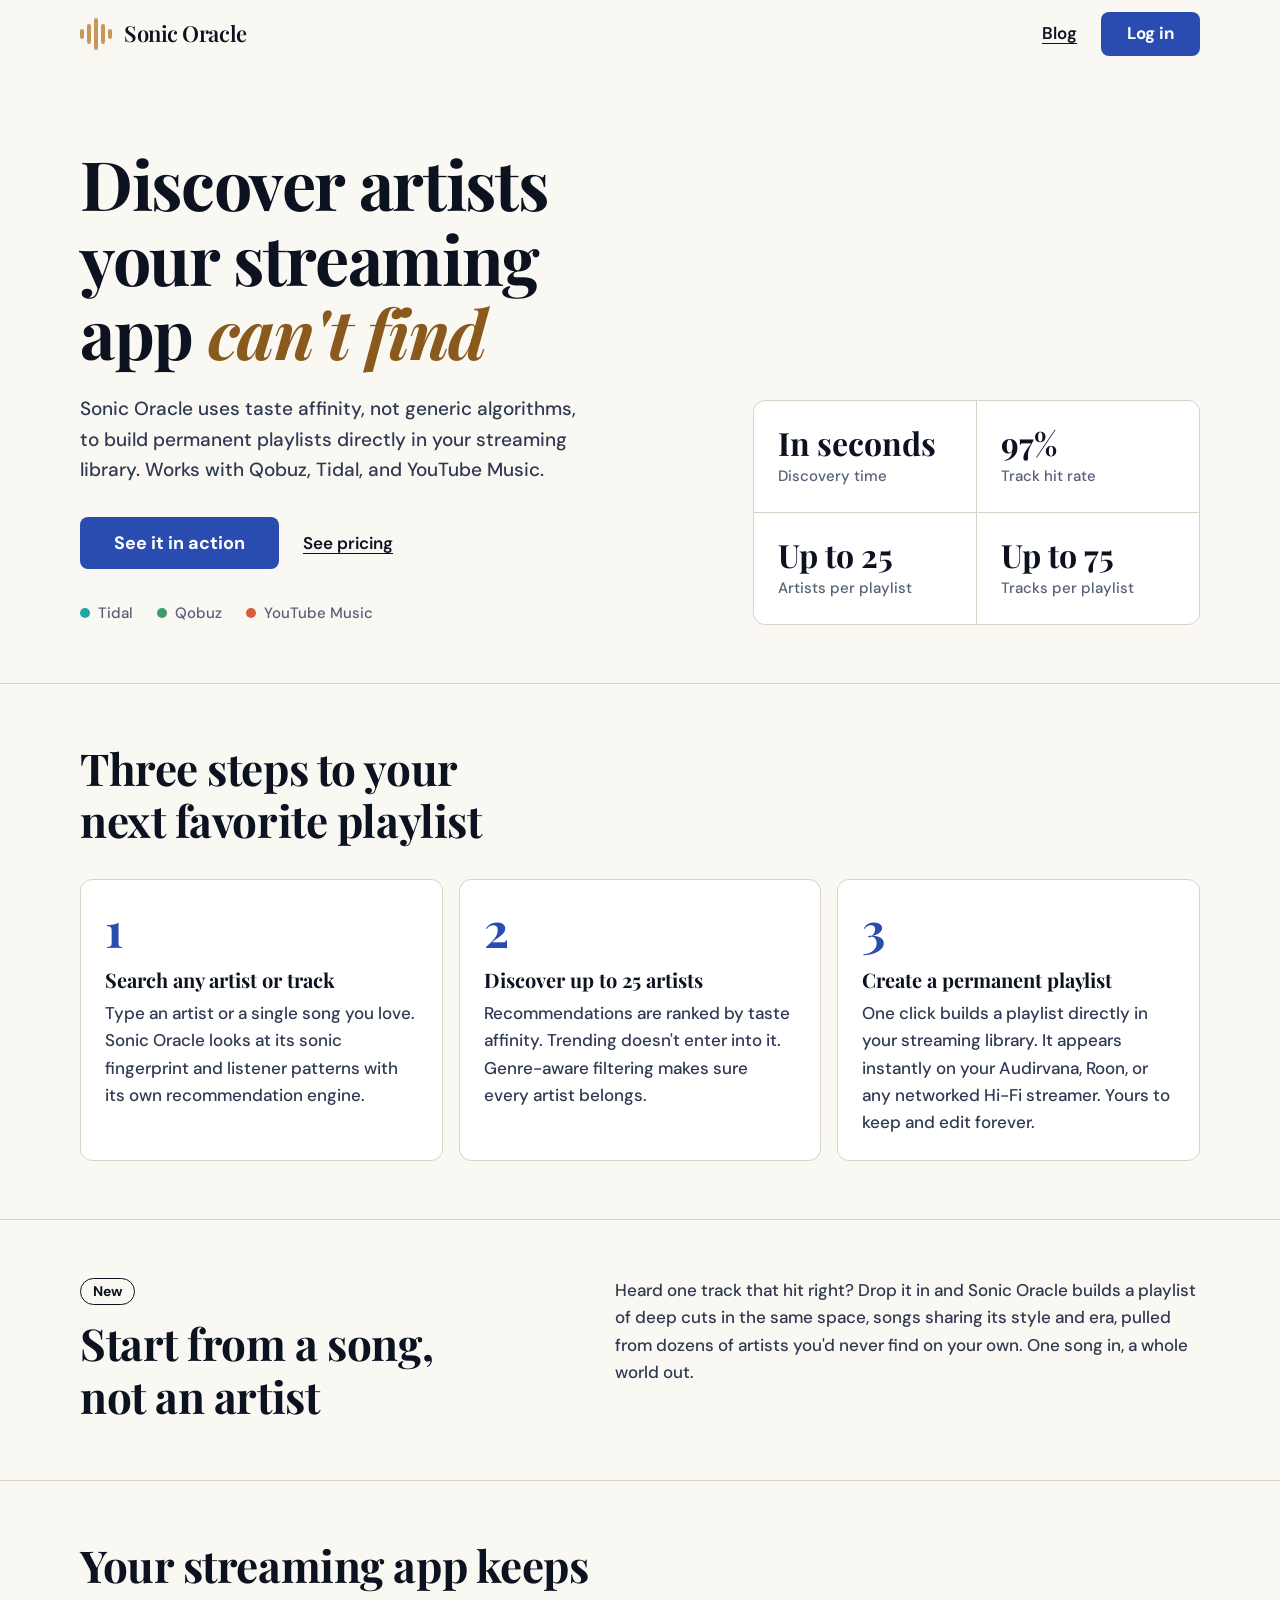
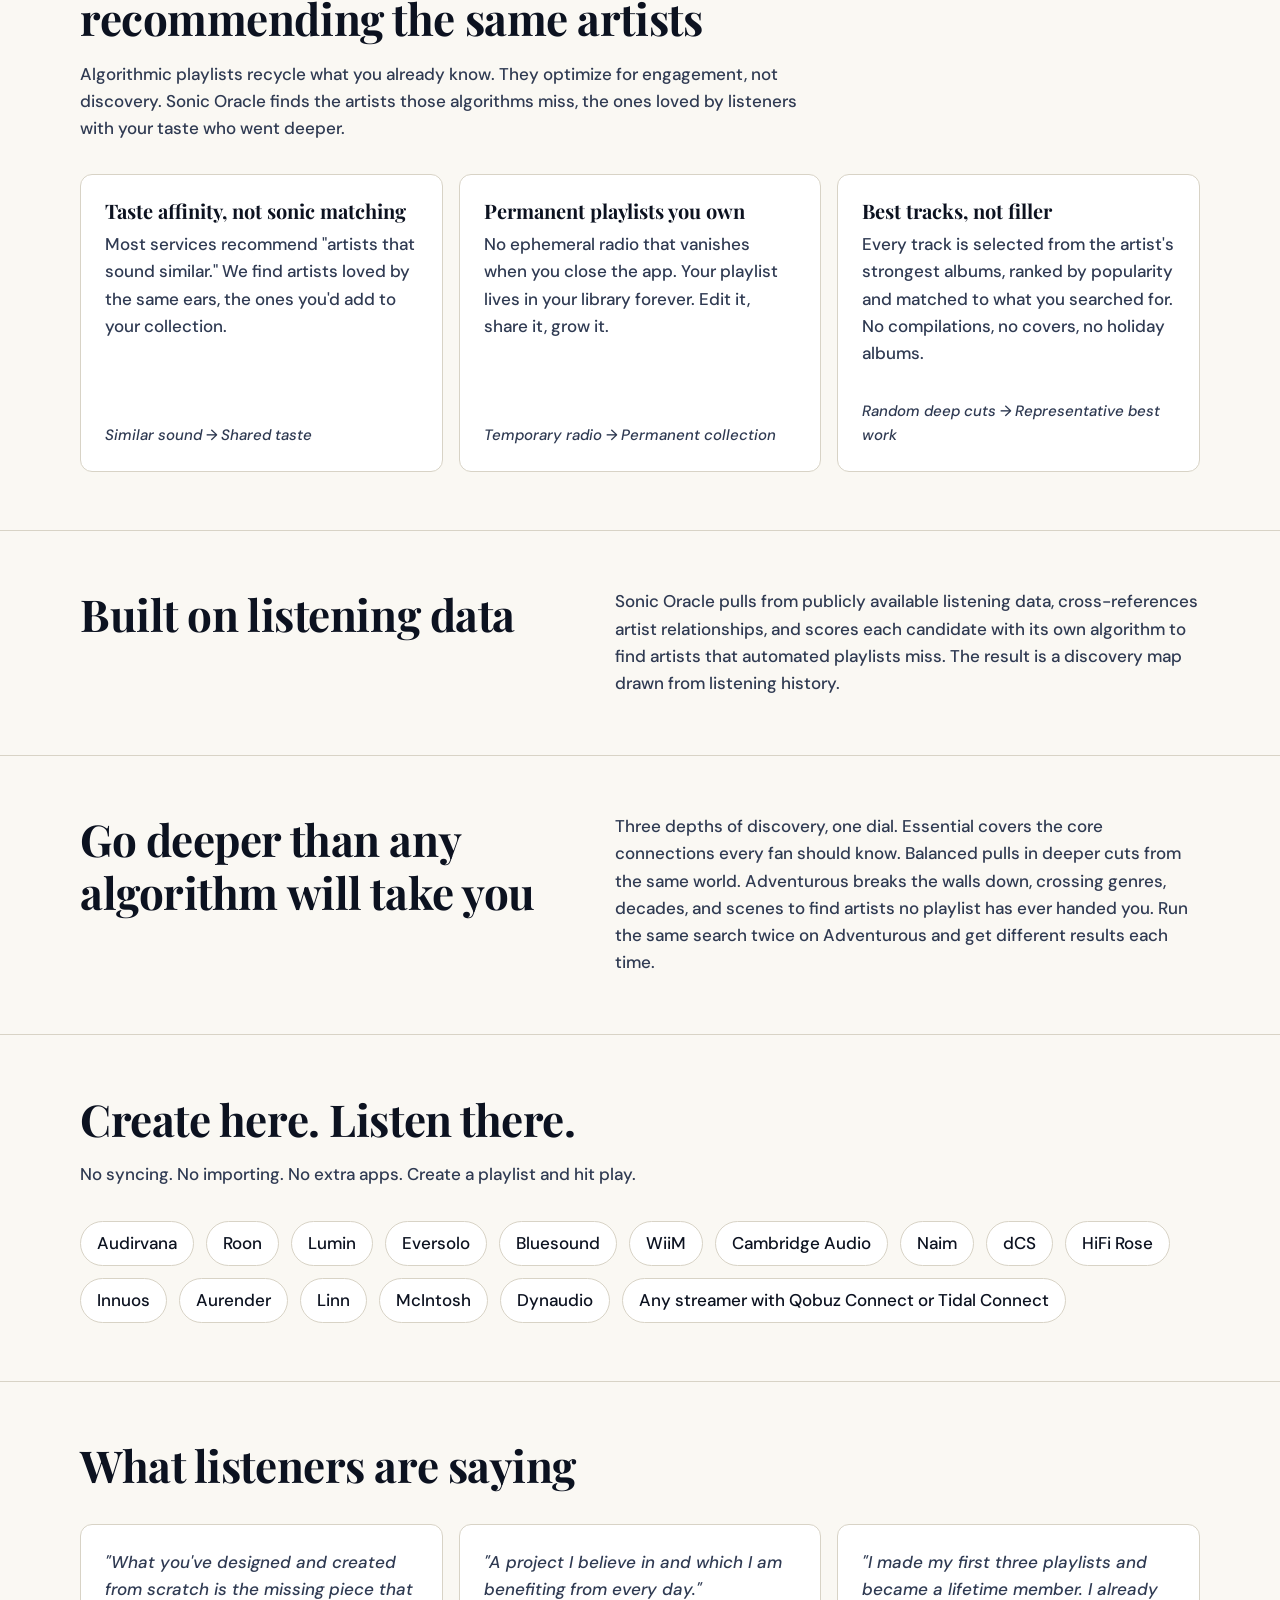
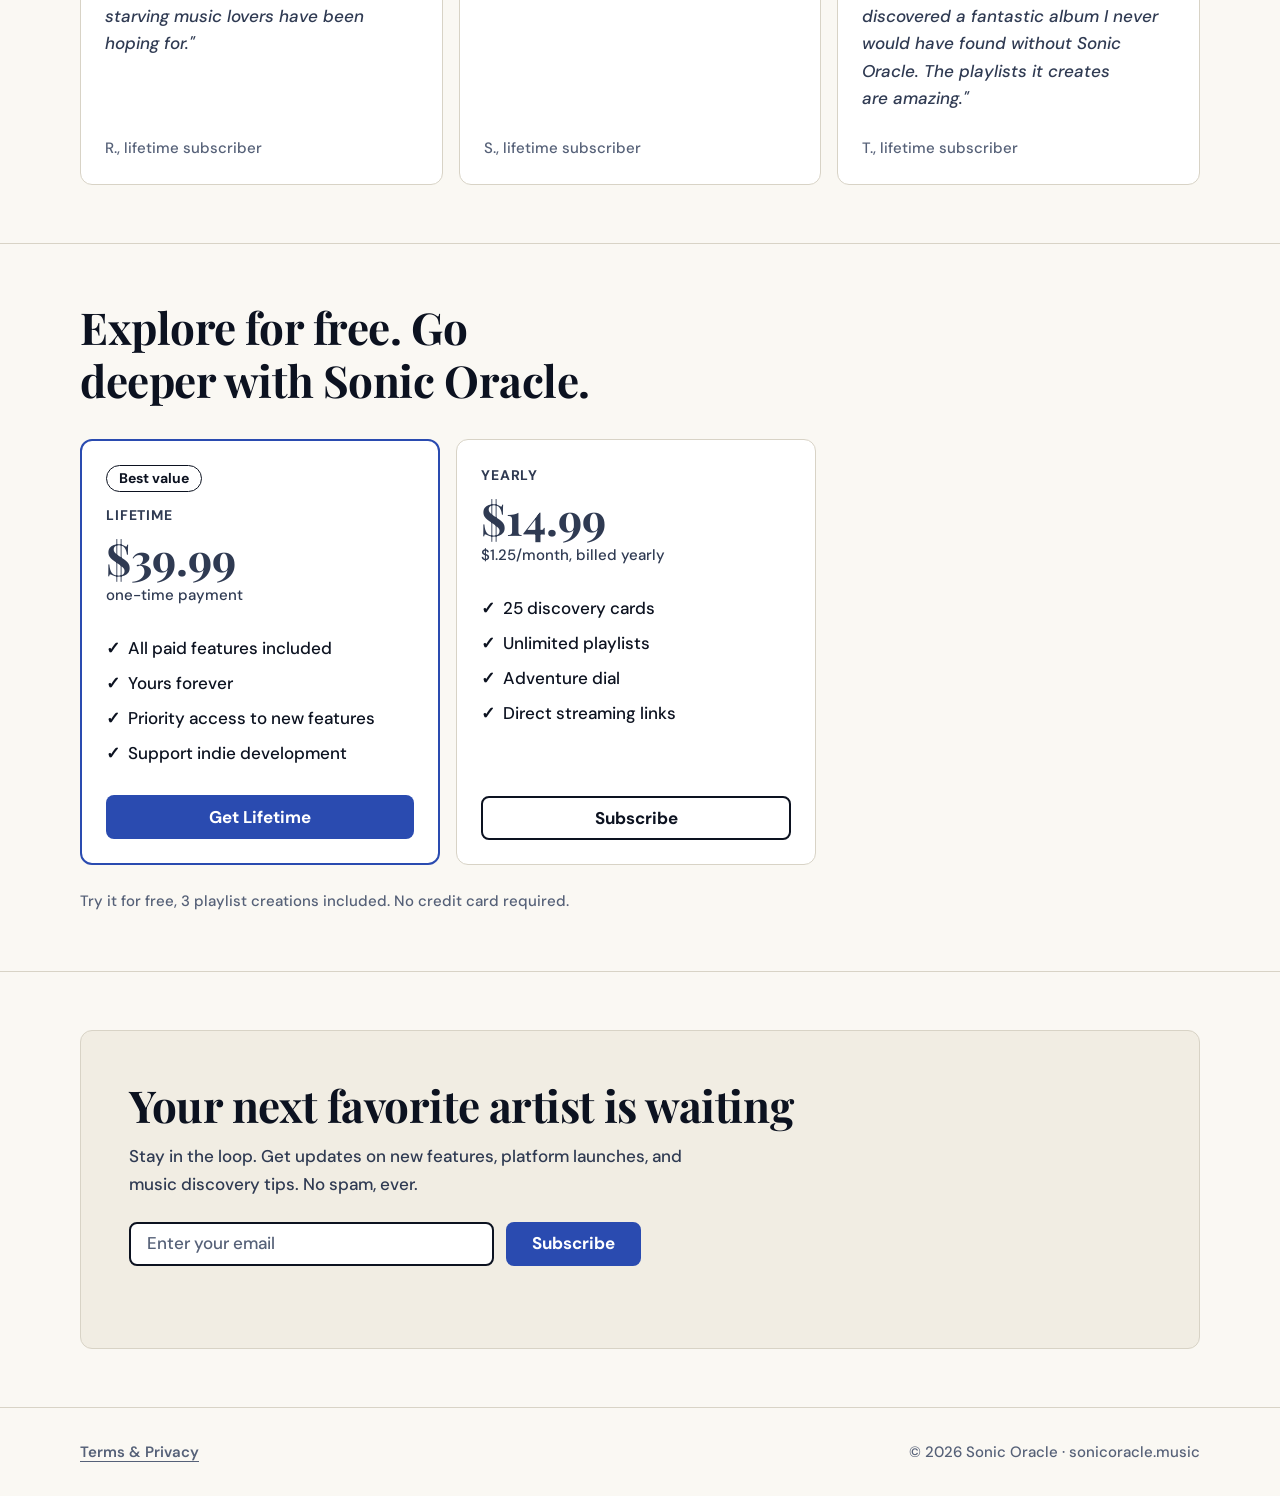
<file: versions/live-cleanup/index.html>
<!DOCTYPE html>
<html lang="en">
<head>
<meta charset="UTF-8">
<meta name="viewport" content="width=device-width, initial-scale=1.0">
<meta name="description" content="Sonic Oracle discovers artists your streaming app can't find. Permanent playlists for Qobuz, Tidal, and YouTube Music, built from taste affinity instead of generic algorithms.">
<meta name="theme-color" content="#faf8f3">
<link rel="manifest" href="/manifest.json">
<link rel="icon" type="image/png" href="/icon-512.png">
<link rel="apple-touch-icon" href="/icon-512.png">
<meta property="og:title" content="Sonic Oracle: Music Discovery Engine">
<meta property="og:description" content="Discover artists your streaming app can't find. Permanent playlists built by taste affinity for Qobuz, Tidal, and YouTube Music.">
<meta property="og:type" content="website">
<meta property="og:url" content="https://sonicoracle.music">
<meta property="og:image" content="https://sonicoracle.music/og-image.png">
<meta property="og:image:width" content="1200">
<meta property="og:image:height" content="630">
<title>Sonic Oracle, Music Discovery for Audiophiles</title>
<link rel="preconnect" href="https://fonts.googleapis.com">
<link rel="preconnect" href="https://fonts.gstatic.com" crossorigin>
<link href="https://fonts.googleapis.com/css2?family=Playfair+Display:ital,wght@0,600;0,700;1,600&family=DM+Sans:wght@400;500;600;700&display=swap" rel="stylesheet">
<script>document.documentElement.classList.add('js');</script>
<style>
/* ── TOKENS ─────────────────────────────────────────────
   Every color, size, and space in the page comes from here. */
:root {
  /* Color. Light surfaces, the site's navy as ink, blue for actions, gold
     kept sparse (logo bars and one headline accent). Text pairs measured
     at 5.3:1 or better; gold is decoration only except --gold-ink. */
  --bg: #faf8f3;
  --bg-alt: #f1ede3;
  --surface: #ffffff;
  --line: #d8d3c6;
  --ink: #0c1220;
  --ink-2: #2f3a52;
  --muted: #566178;
  --accent: #2a4bb0;
  --accent-hover: #1f3a8f;
  --accent-ink: #ffffff;
  --gold: #c8965a;
  --gold-ink: #8a5a1c;
  --focus: #2a4bb0;
  --dot-tidal: #23a6a6;
  --dot-qobuz: #3d9b69;
  --dot-ytm: #d4603f;

  /* Type */
  --serif: "Playfair Display", Georgia, serif;
  --sans: "DM Sans", -apple-system, BlinkMacSystemFont, "Segoe UI", sans-serif;
  --fs-body: 1.0625rem;
  --fs-small: 0.9375rem;
  --fs-label: 0.875rem;
  --fs-h1: clamp(2.5rem, 1.5rem + 4.4vw, 4.25rem);
  --fs-h2: clamp(1.9rem, 1.4rem + 2vw, 2.75rem);
  --fs-h3: 1.25rem;
  --fs-stat: clamp(1.5rem, 1rem + 1.5vw, 2rem);
  --leading-tight: 1.1;
  --leading-snug: 1.2;
  --leading-body: 1.6;

  /* Space (4px base) */
  --s1: 0.25rem;
  --s2: 0.5rem;
  --s3: 0.75rem;
  --s4: 1rem;
  --s5: 1.5rem;
  --s6: 2rem;
  --s7: 3rem;
  --s8: 4rem;
  --section-y: clamp(2.25rem, 4.5vw, 4rem);
  --gutter: clamp(1.25rem, 5vw, 2.5rem);
  --max: 70rem;

  /* Shape */
  --radius: 0.5rem;
  --radius-lg: 0.75rem;
}

/* ── BASE ───────────────────────────────────────────── */
*, *::before, *::after { box-sizing: border-box; }
* { margin: 0; }

@media (prefers-reduced-motion: no-preference) {
  html { scroll-behavior: smooth; }
}

body {
  background: var(--bg);
  color: var(--ink);
  font-family: var(--sans);
  font-size: var(--fs-body);
  font-weight: 500;
  line-height: var(--leading-body);
  -webkit-font-smoothing: antialiased;
}

[id] { scroll-margin-top: 5rem; }

a { color: inherit; }

:focus-visible {
  outline: 3px solid var(--focus);
  outline-offset: 3px;
}

.visually-hidden {
  position: absolute;
  width: 1px;
  height: 1px;
  overflow: hidden;
  clip: rect(0 0 0 0);
  white-space: nowrap;
}

.skip {
  position: absolute;
  left: var(--s4);
  top: -4rem;
  z-index: 100;
  padding: var(--s3) var(--s4);
  background: var(--accent);
  color: var(--accent-ink);
  border-radius: var(--radius);
}
.skip:focus { top: var(--s3); }

.wrap {
  width: min(100% - 2 * var(--gutter), var(--max));
  margin-inline: auto;
}

h1, h2, h3 { font-family: var(--serif); }

h2 {
  font-size: var(--fs-h2);
  font-weight: 700;
  line-height: var(--leading-snug);
  letter-spacing: -0.01em;
  text-wrap: balance;
}

h3 {
  font-size: var(--fs-h3);
  font-weight: 700;
  line-height: var(--leading-snug);
}

/* ── LAYOUT ─────────────────────────────────────────── */
main > section { padding-block: var(--section-y); }
main > section + section { border-top: 1px solid var(--line); }

.section-head { max-width: 46rem; margin-bottom: var(--s6); }
.section-head h2 { margin-bottom: var(--s4); }
.section-head p { color: var(--ink-2); }

.split {
  display: grid;
  gap: var(--s4) var(--s7);
}
@media (min-width: 56rem) {
  .split { grid-template-columns: minmax(0, 5fr) minmax(0, 6fr); align-items: start; }
}
.split p { color: var(--ink-2); }

.grid {
  display: grid;
  gap: var(--s4);
  grid-template-columns: repeat(auto-fit, minmax(min(100%, 17rem), 1fr));
  list-style: none;
  padding: 0;
}

.card {
  background: var(--surface);
  border: 1px solid var(--line);
  border-radius: var(--radius-lg);
  padding: var(--s5);
}
.card p { color: var(--ink-2); }

/* ── BUTTONS AND LINKS ──────────────────────────────── */
.btn {
  display: inline-flex;
  align-items: center;
  justify-content: center;
  min-height: 2.75rem;
  padding: 0 var(--s5);
  border: 2px solid transparent;
  border-radius: var(--radius);
  font: inherit;
  font-weight: 700;
  text-decoration: none;
  cursor: pointer;
}
.btn-primary { background: var(--accent); color: var(--accent-ink); }
.btn-primary:hover { background: var(--accent-hover); }
.btn-secondary { border-color: var(--ink); color: var(--ink); background: transparent; }
.btn-secondary:hover { background: var(--ink); color: var(--bg); }
.btn-large { min-height: 3.25rem; padding: 0 var(--s6); font-size: 1.125rem; }

.link {
  font-weight: 600;
  text-underline-offset: 0.25em;
}
.link:hover { text-decoration-thickness: 2px; }

/* ── HEADER ─────────────────────────────────────────── */
.site-header {
  position: sticky;
  top: 0;
  z-index: 50;
  background: var(--bg);
  border-bottom: 1px solid transparent;
}
.site-header.is-scrolled { border-bottom-color: var(--line); }

.header-inner {
  display: flex;
  align-items: center;
  justify-content: space-between;
  gap: var(--s4);
  min-height: 4.25rem;
}

.logo {
  display: inline-flex;
  align-items: center;
  gap: var(--s3);
  text-decoration: none;
}
.logo-bars {
  display: inline-flex;
  align-items: center;
  gap: 3px;
  height: 2rem;
}
.logo-bar {
  display: block;
  width: 4px;
  border-radius: 2px;
  background: var(--gold);
}
.logo-bar:nth-child(1), .logo-bar:nth-child(5) { height: 10px; }
.logo-bar:nth-child(2), .logo-bar:nth-child(4) { height: 20px; }
.logo-bar:nth-child(3) { height: 32px; }
.logo-text {
  font-family: var(--serif);
  font-size: 1.375rem;
  font-weight: 600;
  letter-spacing: -0.02em;
  white-space: nowrap;
}
.logo-text .rest {
  display: inline-block;
  overflow: hidden;
  vertical-align: bottom;
}

.header-nav {
  display: flex;
  align-items: center;
  gap: var(--s5);
}
@media (max-width: 22.5rem) {
  .header-inner { gap: var(--s3); }
  .logo { gap: var(--s2); }
  .logo-text { font-size: 1.0625rem; }
  .header-nav { gap: var(--s3); }
  .header-nav .btn { padding: 0 var(--s4); }
}

/* ── HERO ───────────────────────────────────────────── */
.hero { padding-top: clamp(2rem, 6vw, 5rem); }

.hero-grid {
  display: grid;
  gap: var(--s7);
  align-items: end;
}
@media (min-width: 60rem) {
  .hero-grid { grid-template-columns: minmax(0, 7fr) minmax(0, 5fr); }
}

.hero h1 {
  font-size: var(--fs-h1);
  font-weight: 700;
  line-height: var(--leading-tight);
  letter-spacing: -0.02em;
  text-wrap: balance;
  margin-bottom: var(--s5);
}
.hero h1 em { font-style: italic; color: var(--gold-ink); }

.hero-sub {
  max-width: 34rem;
  color: var(--ink-2);
  font-size: 1.1875rem;
  margin-bottom: var(--s6);
}

.hero-actions {
  display: flex;
  flex-wrap: wrap;
  align-items: center;
  gap: var(--s4) var(--s5);
  margin-bottom: var(--s6);
}

.platforms {
  display: flex;
  flex-wrap: wrap;
  align-items: center;
  gap: var(--s2) var(--s5);
  list-style: none;
  padding: 0;
  font-size: var(--fs-small);
  color: var(--muted);
}
.platforms li { display: inline-flex; align-items: center; gap: var(--s2); }
.dot { width: 0.625rem; height: 0.625rem; border-radius: 50%; background: var(--muted); }
.dot-tidal { background: var(--dot-tidal); }
.dot-qobuz { background: var(--dot-qobuz); }
.dot-ytm { background: var(--dot-ytm); }

.stats {
  display: grid;
  grid-template-columns: 1fr 1fr;
  gap: 1px;
  background: var(--line);
  border: 1px solid var(--line);
  border-radius: var(--radius-lg);
  overflow: hidden;
}
.stat {
  display: flex;
  flex-direction: column-reverse;
  justify-content: flex-end;
  gap: var(--s1);
  background: var(--surface);
  padding: var(--s4);
}
@media (min-width: 40rem) {
  .stat { padding: var(--s5); }
}
.stat dd {
  font-family: var(--serif);
  font-size: var(--fs-stat);
  font-weight: 700;
  line-height: var(--leading-tight);
}
.stat dt {
  font-size: var(--fs-small);
  color: var(--muted);
}

/* ── HOW IT WORKS ───────────────────────────────────── */
.step-num {
  display: block;
  font-family: var(--serif);
  font-size: 3rem;
  font-weight: 700;
  line-height: 1;
  color: var(--accent);
  margin-bottom: var(--s4);
}
.steps h3 { margin-bottom: var(--s2); }

/* ── TAGS, DIFFERENCES ──────────────────────────────── */
.tag {
  display: inline-block;
  margin-bottom: var(--s3);
  padding: 0.125rem var(--s3);
  border: 1px solid var(--ink);
  border-radius: 999px;
  font-size: var(--fs-label);
  font-weight: 700;
  line-height: 1.5;
}

.diff-card { display: flex; flex-direction: column; }
.diff-card h3 { margin-bottom: var(--s2); }
.diff-vs {
  margin-top: auto;
  padding-top: var(--s4);
  font-size: var(--fs-small);
  font-style: italic;
  color: var(--muted);
}
.diff-card p:not(.diff-vs) { margin-bottom: var(--s4); }

/* ── CHIPS ──────────────────────────────────────────── */
.chips {
  display: flex;
  flex-wrap: wrap;
  gap: var(--s3);
  list-style: none;
  padding: 0;
  margin-top: var(--s5);
}
.chips li {
  padding: var(--s2) var(--s4);
  border: 1px solid var(--line);
  border-radius: 999px;
  background: var(--surface);
}

/* ── TESTIMONIALS ───────────────────────────────────── */
.quote { display: flex; flex-direction: column; justify-content: space-between; gap: var(--s5); }
.quote blockquote { font-style: italic; color: var(--ink-2); }
.quote figcaption { font-size: var(--fs-small); color: var(--muted); }

/* ── PRICING ────────────────────────────────────────── */
.pricing-grid {
  display: grid;
  gap: var(--s4);
  grid-template-columns: repeat(auto-fit, minmax(min(100%, 17rem), 1fr));
  max-width: 46rem;
}
.price-card { display: flex; flex-direction: column; }
.price-card.is-featured { border: 2px solid var(--accent); }
.price-label {
  font-size: var(--fs-label);
  font-weight: 700;
  letter-spacing: 0.06em;
  text-transform: uppercase;
  color: var(--muted);
  margin-bottom: var(--s2);
}
.price-card .tag { align-self: flex-start; }
.price-amount {
  font-family: var(--serif);
  font-size: 2.75rem;
  font-weight: 700;
  line-height: var(--leading-tight);
}
.price-period {
  font-size: var(--fs-small);
  color: var(--muted);
  margin-bottom: var(--s5);
}
.price-features {
  list-style: none;
  padding: 0;
  margin-bottom: var(--s5);
}
.price-features li {
  display: flex;
  gap: var(--s2);
  padding-block: var(--s1);
}
.price-features li::before { content: "\2713"; font-weight: 700; }
.price-card .btn { margin-top: auto; }
.pricing-note { margin-top: var(--s5); color: var(--muted); font-size: var(--fs-small); }

/* ── SIGNUP ─────────────────────────────────────────── */
.signup-box {
  background: var(--bg-alt);
  border: 1px solid var(--line);
  border-radius: var(--radius-lg);
  padding: clamp(var(--s5), 5vw, var(--s7));
}
.signup-box h2 { margin-bottom: var(--s3); }
.signup-box > p { max-width: 36rem; color: var(--ink-2); margin-bottom: var(--s5); }

.signup { display: flex; flex-wrap: wrap; gap: var(--s3); max-width: 32rem; }
.signup input {
  flex: 1 1 14rem;
  min-height: 2.75rem;
  padding: 0 var(--s4);
  border: 2px solid var(--ink);
  border-radius: var(--radius);
  background: var(--surface);
  color: var(--ink);
  font: inherit;
}
.signup input::placeholder { color: var(--muted); }
.signup-status { flex-basis: 100%; min-height: 1.5em; font-size: var(--fs-small); color: var(--ink-2); }

/* ── FOOTER ─────────────────────────────────────────── */
.site-footer {
  border-top: 1px solid var(--line);
  padding-block: var(--s6);
  font-size: var(--fs-small);
  color: var(--muted);
}
.site-footer .wrap {
  display: flex;
  flex-wrap: wrap;
  justify-content: space-between;
  gap: var(--s3) var(--s5);
}

/* ── MOTION ─────────────────────────────────────────────
   Added last, after layout, spacing, and color were settled.
   Everything here is off when the visitor prefers reduced motion,
   and the page is fully visible without JavaScript. */
.btn { transition: background-color 0.15s ease, color 0.15s ease; }

@keyframes wave {
  0%, 100% { transform: scaleY(0.3); }
  50% { transform: scaleY(1); }
}

/* Sections fade up once as they enter, and stay put on the way back up. */
.js .reveal {
  opacity: 0;
  transform: translateY(1.5rem);
  transition: opacity 0.7s ease, transform 0.7s ease;
}
.js .reveal.is-visible {
  opacity: 1;
  transform: none;
}

/* Logo text shrinks from "Sonic Oracle" to "S O" as the page scrolls down,
   and grows back on the way up. --collapse runs 0 to 1 with scroll position;
   --w is each hidden run's natural width, measured in script. */
.logo-text .rest {
  max-width: calc(var(--w, 4em) * (1 - var(--collapse, 0)));
  opacity: calc(1 - var(--collapse, 0) * 1.25);
}

@media (prefers-reduced-motion: no-preference) {
  .logo-bar { animation: wave 1.3s ease-in-out infinite; }
  .logo-bar:nth-child(2) { animation-delay: 0.12s; }
  .logo-bar:nth-child(3) { animation-delay: 0.24s; }
  .logo-bar:nth-child(4) { animation-delay: 0.36s; }
  .logo-bar:nth-child(5) { animation-delay: 0.48s; }
}

@media (prefers-reduced-motion: reduce) {
  .js .reveal { opacity: 1; transform: none; transition: none; }
  .logo-text .rest { max-width: none; opacity: 1; }
}
</style>
</head>
<body>

<a class="skip" href="#main">Skip to content</a>

<header class="site-header" id="site-header">
  <div class="wrap header-inner">
    <a class="logo" href="/" aria-label="Sonic Oracle home">
      <span class="logo-bars" aria-hidden="true">
        <span class="logo-bar"></span>
        <span class="logo-bar"></span>
        <span class="logo-bar"></span>
        <span class="logo-bar"></span>
        <span class="logo-bar"></span>
      </span>
      <span class="logo-text" aria-hidden="true"><span class="word">S<span class="rest">onic</span></span> <span class="word">O<span class="rest">racle</span></span></span>
    </a>
    <nav class="header-nav" aria-label="Primary">
      <a class="link" href="/blog">Blog</a>
      <a class="btn btn-primary" href="/app">Log in</a>
    </nav>
  </div>
</header>

<main id="main">

  <section class="hero" aria-labelledby="hero-title">
    <div class="wrap hero-grid">
      <div class="hero-copy">
        <h1 id="hero-title">Discover artists your streaming app <em>can't find</em></h1>
        <p class="hero-sub">Sonic Oracle uses taste affinity, not generic algorithms, to&nbsp;build permanent playlists directly in your streaming library. Works with Qobuz, Tidal, and YouTube Music.</p>
        <div class="hero-actions" id="getstarted">
          <a class="btn btn-primary btn-large" href="https://youtu.be/FEPGcLR35nM" target="_blank" rel="noopener noreferrer">See it in action<span class="visually-hidden"> (opens in a new tab)</span></a>
          <a class="link" href="#pricing">See pricing</a>
        </div>
        <ul class="platforms" aria-label="Works with">
          <li><span class="dot dot-tidal" aria-hidden="true"></span>Tidal</li>
          <li><span class="dot dot-qobuz" aria-hidden="true"></span>Qobuz</li>
          <li><span class="dot dot-ytm" aria-hidden="true"></span>YouTube Music</li>
        </ul>
      </div>

      <dl class="stats">
        <div class="stat"><dt>Discovery time</dt><dd>In seconds</dd></div>
        <div class="stat"><dt>Track hit rate</dt><dd>97%</dd></div>
        <div class="stat"><dt>Artists per playlist</dt><dd>Up to 25</dd></div>
        <div class="stat"><dt>Tracks per playlist</dt><dd>Up to 75</dd></div>
      </dl>
    </div>
  </section>

  <section class="how reveal" id="how" aria-labelledby="how-title">
    <div class="wrap">
      <div class="section-head">
        <h2 id="how-title">Three steps to your next favorite playlist</h2>
      </div>
      <ol class="grid steps">
        <li class="card">
          <span class="step-num" aria-hidden="true">1</span>
          <h3>Search any artist or track</h3>
          <p>Type an artist or a single song you love. Sonic Oracle looks at its sonic fingerprint and listener patterns with its own recommendation engine.</p>
        </li>
        <li class="card">
          <span class="step-num" aria-hidden="true">2</span>
          <h3>Discover up to 25 artists</h3>
          <p>Recommendations are ranked by taste affinity. Trending doesn't enter into it. Genre-aware filtering makes sure every artist belongs.</p>
        </li>
        <li class="card">
          <span class="step-num" aria-hidden="true">3</span>
          <h3>Create a permanent playlist</h3>
          <p>One click builds a playlist directly in your streaming library. It appears instantly on your Audirvana, Roon, or any networked Hi-Fi streamer. Yours to keep and edit forever.</p>
        </li>
      </ol>
    </div>
  </section>

  <section class="reveal" aria-labelledby="song-title">
    <div class="wrap split">
      <div>
        <span class="tag">New</span>
        <h2 id="song-title">Start from a song, not an artist</h2>
      </div>
      <p>Heard one track that hit right? Drop it in and Sonic Oracle builds a playlist of deep cuts in the same space, songs sharing its style and era, pulled from dozens of artists you'd never find on your own. One song in, a whole world out.</p>
    </div>
  </section>

  <section class="reveal" aria-labelledby="why-title">
    <div class="wrap">
      <div class="section-head">
        <h2 id="why-title">Your streaming app keeps recommending the same artists</h2>
        <p>Algorithmic playlists recycle what you already know. They optimize for engagement, not discovery. Sonic Oracle finds the artists those algorithms miss, the ones loved by listeners with your taste who went deeper.</p>
      </div>
      <div class="grid">
        <article class="card diff-card">
          <h3>Taste affinity, not sonic matching</h3>
          <p>Most services recommend "artists that sound similar." We find artists loved by the same ears, the ones you'd add to your collection.</p>
          <p class="diff-vs">Similar sound → Shared taste</p>
        </article>
        <article class="card diff-card">
          <h3>Permanent playlists you own</h3>
          <p>No ephemeral radio that vanishes when you close the app. Your playlist lives in your library forever. Edit it, share it, grow it.</p>
          <p class="diff-vs">Temporary radio → Permanent collection</p>
        </article>
        <article class="card diff-card">
          <h3>Best tracks, not filler</h3>
          <p>Every track is selected from the artist's strongest albums, ranked by popularity and matched to what you searched for. No compilations, no covers, no holiday albums.</p>
          <p class="diff-vs">Random deep cuts → Representative best work</p>
        </article>
      </div>
    </div>
  </section>

  <section class="reveal" aria-labelledby="data-title">
    <div class="wrap split">
      <h2 id="data-title">Built on listening data</h2>
      <p>Sonic Oracle pulls from publicly available listening data, cross-references artist relationships, and scores each candidate with its own algorithm to find artists that automated playlists miss. The result is a discovery map drawn from listening history.</p>
    </div>
  </section>

  <section class="reveal" aria-labelledby="dial-title">
    <div class="wrap split">
      <h2 id="dial-title">Go deeper than any algorithm will take you</h2>
      <p>Three depths of discovery, one dial. Essential covers the core connections every fan should know. Balanced pulls in deeper cuts from the same world. Adventurous breaks the walls down, crossing genres, decades, and scenes to find artists no playlist has ever handed you. Run the same search twice on Adventurous and get different results each time.</p>
    </div>
  </section>

  <section class="reveal" aria-labelledby="setup-title">
    <div class="wrap">
      <div class="section-head">
        <h2 id="setup-title">Create here. Listen there.</h2>
        <p>No syncing. No importing. No extra apps. Create a playlist and hit play.</p>
      </div>
      <ul class="chips">
        <li>Audirvana</li>
        <li>Roon</li>
        <li>Lumin</li>
        <li>Eversolo</li>
        <li>Bluesound</li>
        <li>WiiM</li>
        <li>Cambridge Audio</li>
        <li>Naim</li>
        <li>dCS</li>
        <li>HiFi Rose</li>
        <li>Innuos</li>
        <li>Aurender</li>
        <li>Linn</li>
        <li>McIntosh</li>
        <li>Dynaudio</li>
        <li>Any streamer with Qobuz Connect or Tidal Connect</li>
      </ul>
    </div>
  </section>

  <section class="reveal" aria-labelledby="quotes-title">
    <div class="wrap">
      <div class="section-head">
        <h2 id="quotes-title">What listeners are saying</h2>
      </div>
      <div class="grid">
        <figure class="card quote">
          <blockquote>"What you've designed and created from scratch is the missing piece that starving music lovers have been hoping&nbsp;for."</blockquote>
          <figcaption>R., lifetime subscriber</figcaption>
        </figure>
        <figure class="card quote">
          <blockquote>"A project I believe in and which I am benefiting from every&nbsp;day."</blockquote>
          <figcaption>S., lifetime subscriber</figcaption>
        </figure>
        <figure class="card quote">
          <blockquote>"I made my first three playlists and became a lifetime member. I already discovered a fantastic album I never would have found without Sonic Oracle. The playlists it creates are&nbsp;amazing."</blockquote>
          <figcaption>T., lifetime subscriber</figcaption>
        </figure>
      </div>
    </div>
  </section>

  <section class="reveal" id="pricing" aria-labelledby="pricing-title">
    <div class="wrap">
      <div class="section-head">
        <h2 id="pricing-title">Explore for free. Go deeper with Sonic Oracle.</h2>
      </div>
      <div class="pricing-grid">
        <article class="card price-card is-featured">
          <span class="tag">Best value</span>
          <p class="price-label">Lifetime</p>
          <p class="price-amount">$39.99</p>
          <p class="price-period">one-time payment</p>
          <ul class="price-features">
            <li>All paid features included</li>
            <li>Yours forever</li>
            <li>Priority access to new features</li>
            <li>Support indie development</li>
          </ul>
          <a class="btn btn-primary" href="/app?upgrade=true&amp;plan=lifetime">Get Lifetime</a>
        </article>
        <article class="card price-card">
          <p class="price-label">Yearly</p>
          <p class="price-amount">$14.99</p>
          <p class="price-period">$1.25/month, billed yearly</p>
          <ul class="price-features">
            <li>25 discovery cards</li>
            <li>Unlimited playlists</li>
            <li>Adventure dial</li>
            <li>Direct streaming links</li>
          </ul>
          <a class="btn btn-secondary" href="/app?upgrade=true&amp;plan=yearly">Subscribe</a>
        </article>
      </div>
      <p class="pricing-note">Try it for free, 3 playlist creations included. No credit card required.</p>
    </div>
  </section>

  <section class="reveal" aria-labelledby="signup-title">
    <div class="wrap">
      <div class="signup-box">
        <h2 id="signup-title">Your next favorite artist is waiting</h2>
        <p>Stay in the loop. Get updates on new features, platform launches, and music discovery tips. No spam, ever.</p>
        <form class="signup" id="signup" novalidate>
          <label class="visually-hidden" for="signup-email">Email address</label>
          <input id="signup-email" name="email" type="email" autocomplete="email" placeholder="Enter your email" required>
          <button class="btn btn-primary" type="submit" id="signup-btn">Subscribe</button>
          <p class="signup-status" id="signup-status" role="status" aria-live="polite"></p>
        </form>
      </div>
    </div>
  </section>

</main>

<footer class="site-footer">
  <div class="wrap">
    <a class="link" href="/terms">Terms &amp; Privacy</a>
    <p>© 2026 Sonic Oracle · sonicoracle.music</p>
  </div>
</footer>

<script>
(function () {
  // Header gets a bottom rule once the page scrolls.
  var header = document.getElementById('site-header');
  function onScroll() { header.classList.toggle('is-scrolled', window.scrollY > 8); }
  window.addEventListener('scroll', onScroll, { passive: true });
  onScroll();

  // Scroll reveal: one way, so sections stay visible once shown.
  var reveals = document.querySelectorAll('.reveal');
  if ('IntersectionObserver' in window) {
    var io = new IntersectionObserver(function (entries) {
      entries.forEach(function (entry) {
        if (entry.isIntersecting) {
          entry.target.classList.add('is-visible');
          io.unobserve(entry.target);
        }
      });
    }, { threshold: 0.08, rootMargin: '0px 0px -40px 0px' });
    reveals.forEach(function (el) { io.observe(el); });
  } else {
    reveals.forEach(function (el) { el.classList.add('is-visible'); });
  }

  // Logo: "Sonic Oracle" scrubs down to "S O" with scroll position.
  var logoText = document.querySelector('.logo-text');
  var rests = logoText.querySelectorAll('.rest');
  var reduceMotion = window.matchMedia('(prefers-reduced-motion: reduce)');
  var COLLAPSE_START = 24;   // px scrolled before it starts
  var COLLAPSE_RANGE = 180;  // px of further scroll to finish
  var ticking = false;

  function measureLogo() {
    rests.forEach(function (el) {
      el.style.maxWidth = 'none';
      el.style.setProperty('--w', el.getBoundingClientRect().width + 'px');
      el.style.maxWidth = '';
    });
  }
  function updateLogo() {
    ticking = false;
    var p = reduceMotion.matches ? 0 : (window.scrollY - COLLAPSE_START) / COLLAPSE_RANGE;
    p = Math.min(Math.max(p, 0), 1);
    logoText.style.setProperty('--collapse', p.toFixed(3));
  }
  function requestLogoUpdate() {
    if (!ticking) { ticking = true; window.requestAnimationFrame(updateLogo); }
  }
  window.addEventListener('scroll', requestLogoUpdate, { passive: true });
  window.addEventListener('resize', measureLogo);
  reduceMotion.addEventListener('change', updateLogo);
  measureLogo();
  updateLogo();
  if (document.fonts && document.fonts.ready) {
    document.fonts.ready.then(function () { measureLogo(); updateLogo(); });
  }

  // Email signup. Posts to /api/waitlist on the production site.
  var form = document.getElementById('signup');
  var input = document.getElementById('signup-email');
  var btn = document.getElementById('signup-btn');
  var status = document.getElementById('signup-status');

  form.addEventListener('submit', function (e) {
    e.preventDefault();
    if (!input.checkValidity()) {
      status.textContent = 'Please enter a valid email address.';
      input.focus();
      return;
    }
    btn.disabled = true;
    status.textContent = '';
    fetch('/api/waitlist', {
      method: 'POST',
      headers: { 'Content-Type': 'application/json' },
      body: JSON.stringify({ email: input.value.trim() })
    })
      .then(function (r) { if (!r.ok) throw new Error('bad response'); return r.json(); })
      .then(function () {
        status.textContent = "You're subscribed.";
        input.value = '';
      })
      .catch(function () {
        status.textContent = 'Something went wrong. Please try again.';
      })
      .then(function () { btn.disabled = false; });
  });
})();
</script>

</body>
</html>
</file>
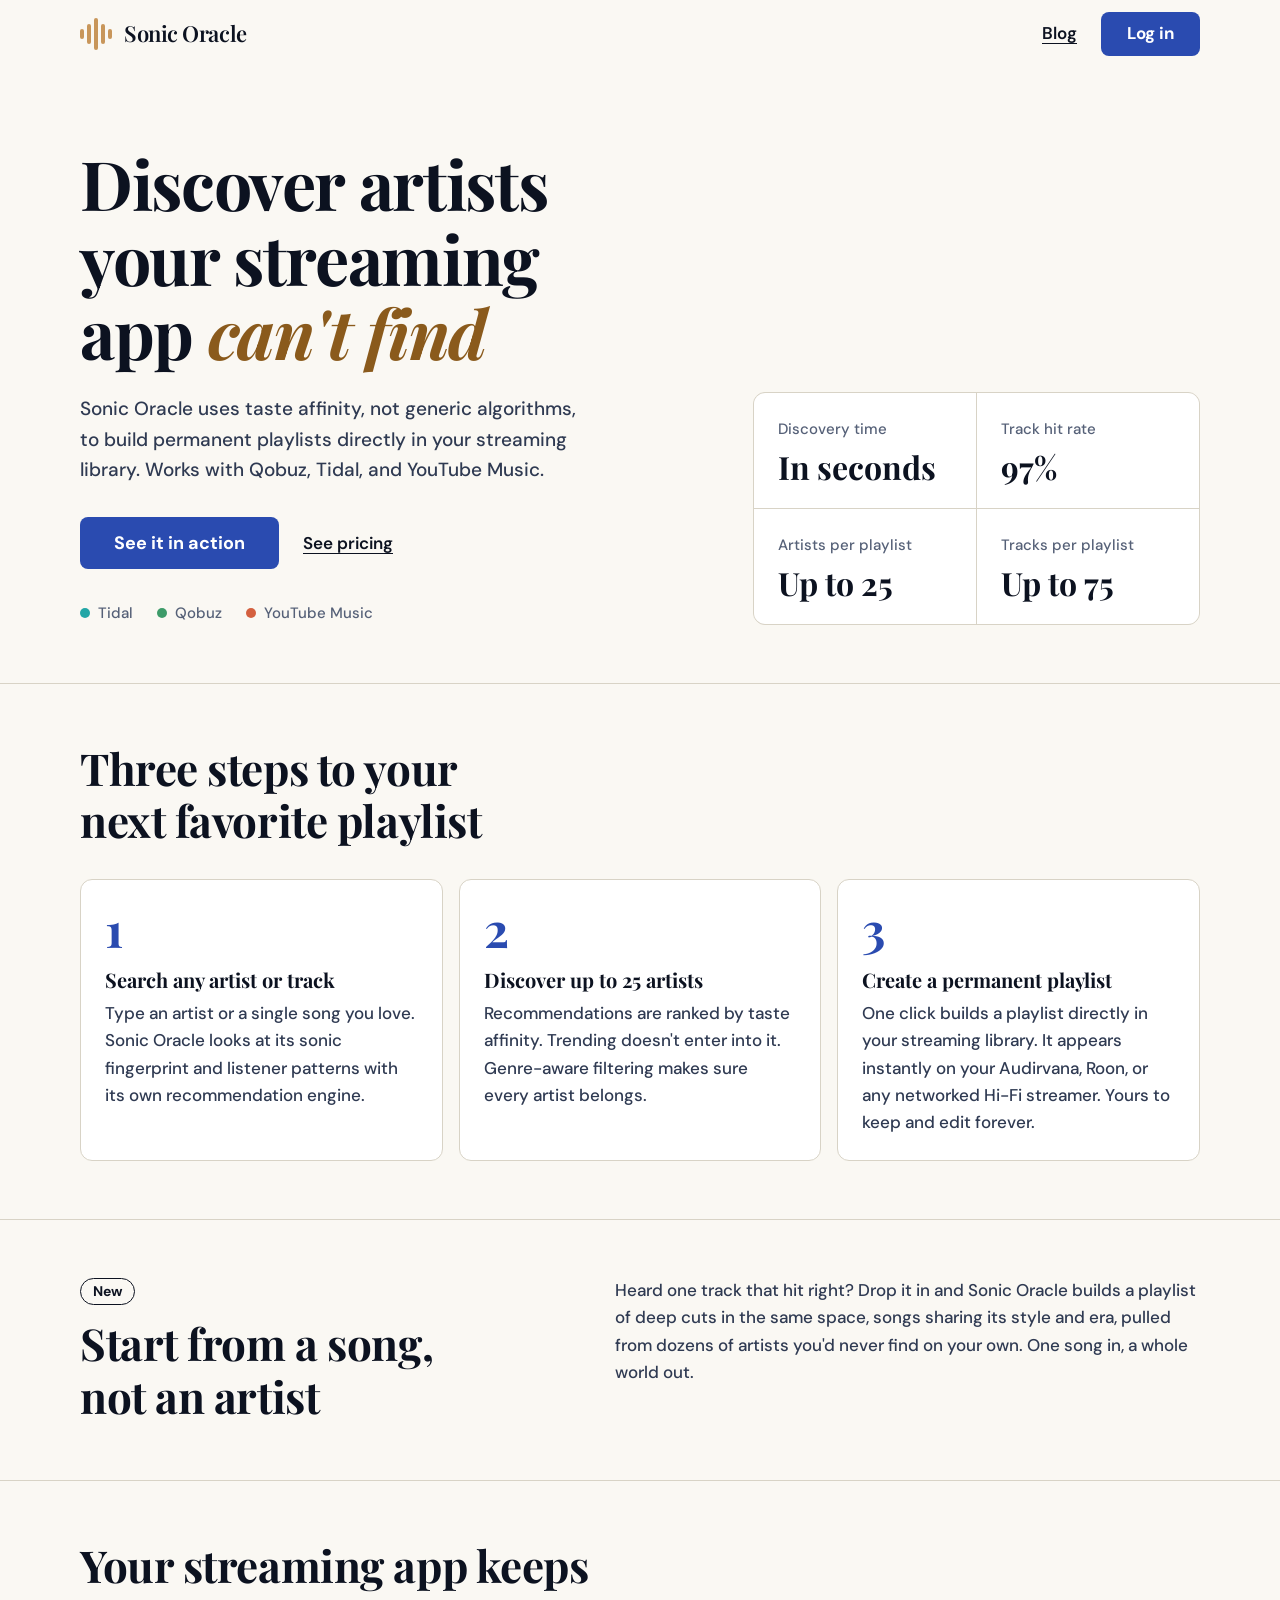
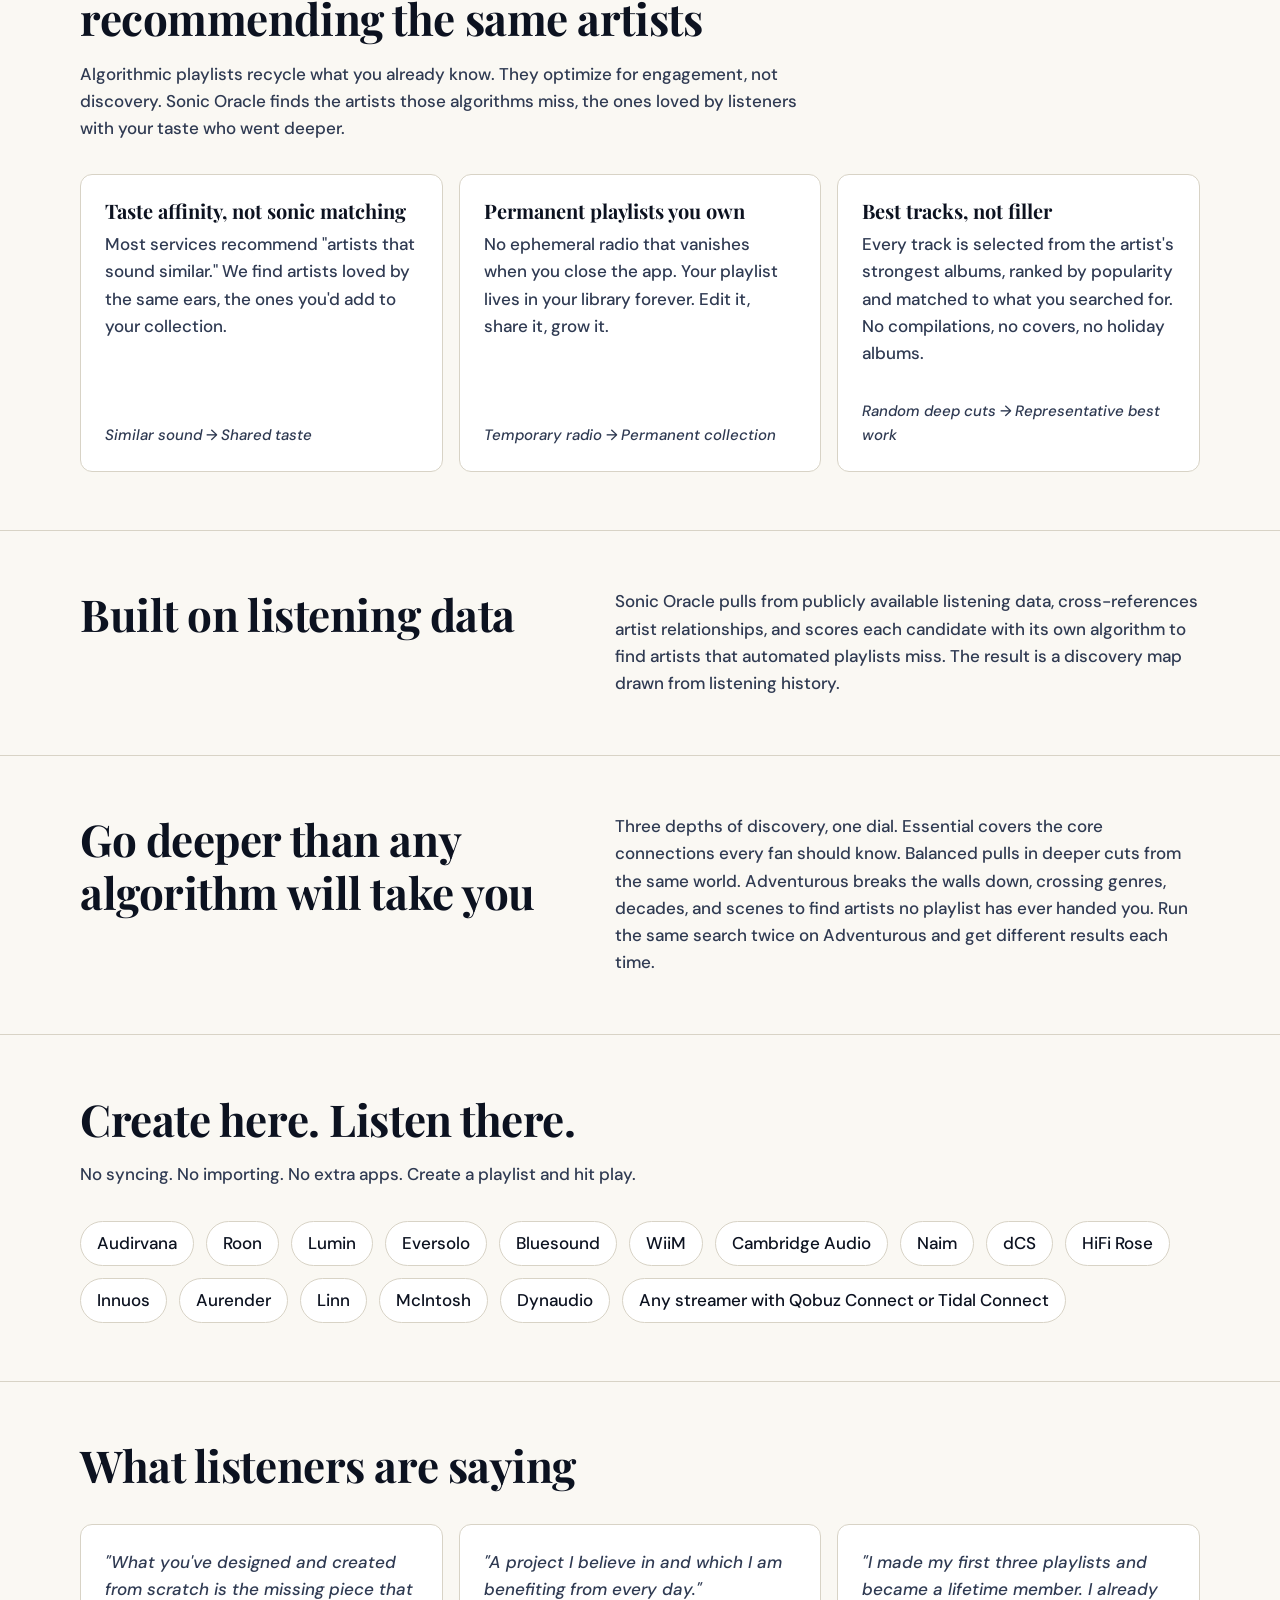
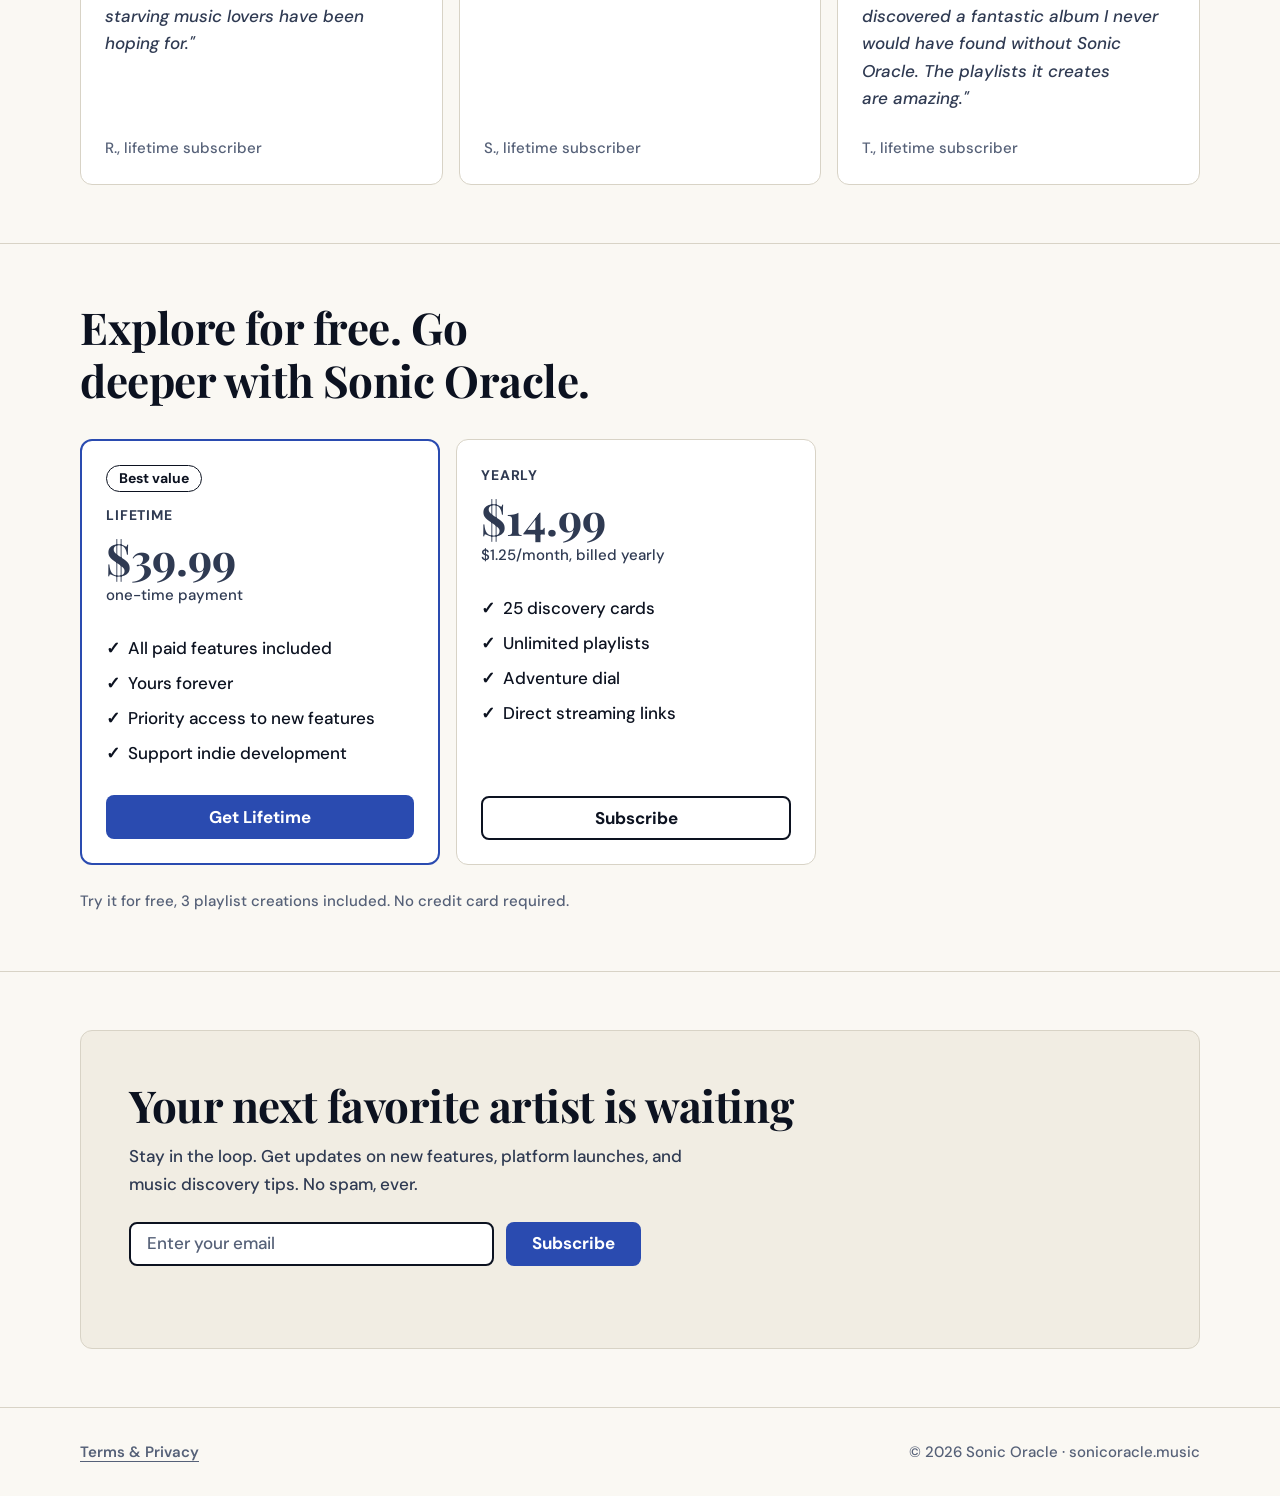
<file: versions/live-stats-first/index.html>
<!DOCTYPE html>
<html lang="en">
<head>
<meta charset="UTF-8">
<meta name="viewport" content="width=device-width, initial-scale=1.0">
<meta name="description" content="Sonic Oracle discovers artists your streaming app can't find. Permanent playlists for Qobuz, Tidal, and YouTube Music, built from taste affinity instead of generic algorithms.">
<meta name="theme-color" content="#faf8f3">
<link rel="manifest" href="/manifest.json">
<link rel="icon" type="image/png" href="/icon-512.png">
<link rel="apple-touch-icon" href="/icon-512.png">
<meta property="og:title" content="Sonic Oracle: Music Discovery Engine">
<meta property="og:description" content="Discover artists your streaming app can't find. Permanent playlists built by taste affinity for Qobuz, Tidal, and YouTube Music.">
<meta property="og:type" content="website">
<meta property="og:url" content="https://sonicoracle.music">
<meta property="og:image" content="https://sonicoracle.music/og-image.png">
<meta property="og:image:width" content="1200">
<meta property="og:image:height" content="630">
<title>Sonic Oracle, Music Discovery for Audiophiles</title>
<link rel="preconnect" href="https://fonts.googleapis.com">
<link rel="preconnect" href="https://fonts.gstatic.com" crossorigin>
<link href="https://fonts.googleapis.com/css2?family=Playfair+Display:ital,wght@0,600;0,700;1,600&family=DM+Sans:wght@400;500;600;700&display=swap" rel="stylesheet">
<script>document.documentElement.classList.add('js');</script>
<style>
/* ── TOKENS ─────────────────────────────────────────────
   Every color, size, and space in the page comes from here. */
:root {
  /* Color. Light surfaces, the site's navy as ink, blue for actions, gold
     kept sparse (logo bars and one headline accent). Text pairs measured
     at 5.3:1 or better; gold is decoration only except --gold-ink. */
  --bg: #faf8f3;
  --bg-alt: #f1ede3;
  --surface: #ffffff;
  --line: #d8d3c6;
  --ink: #0c1220;
  --ink-2: #2f3a52;
  --muted: #566178;
  --accent: #2a4bb0;
  --accent-hover: #1f3a8f;
  --accent-ink: #ffffff;
  --gold: #c8965a;
  --gold-ink: #8a5a1c;
  --focus: #2a4bb0;
  --dot-tidal: #23a6a6;
  --dot-qobuz: #3d9b69;
  --dot-ytm: #d4603f;

  /* Type */
  --serif: "Playfair Display", Georgia, serif;
  --sans: "DM Sans", -apple-system, BlinkMacSystemFont, "Segoe UI", sans-serif;
  --fs-body: 1.0625rem;
  --fs-small: 0.9375rem;
  --fs-label: 0.875rem;
  --fs-h1: clamp(2.5rem, 1.5rem + 4.4vw, 4.25rem);
  --fs-h2: clamp(1.9rem, 1.4rem + 2vw, 2.75rem);
  --fs-h3: 1.25rem;
  --fs-stat: clamp(1.5rem, 1rem + 1.5vw, 2rem);
  --leading-tight: 1.1;
  --leading-snug: 1.2;
  --leading-body: 1.6;

  /* Space (4px base) */
  --s1: 0.25rem;
  --s2: 0.5rem;
  --s3: 0.75rem;
  --s4: 1rem;
  --s5: 1.5rem;
  --s6: 2rem;
  --s7: 3rem;
  --s8: 4rem;
  --section-y: clamp(2.25rem, 4.5vw, 4rem);
  --gutter: clamp(1.25rem, 5vw, 2.5rem);
  --max: 70rem;

  /* Shape */
  --radius: 0.5rem;
  --radius-lg: 0.75rem;
}

/* ── BASE ───────────────────────────────────────────── */
*, *::before, *::after { box-sizing: border-box; }
* { margin: 0; }

@media (prefers-reduced-motion: no-preference) {
  html { scroll-behavior: smooth; }
}

body {
  background: var(--bg);
  color: var(--ink);
  font-family: var(--sans);
  font-size: var(--fs-body);
  font-weight: 500;
  line-height: var(--leading-body);
  -webkit-font-smoothing: antialiased;
}

[id] { scroll-margin-top: 5rem; }

a { color: inherit; }

:focus-visible {
  outline: 3px solid var(--focus);
  outline-offset: 3px;
}

.visually-hidden {
  position: absolute;
  width: 1px;
  height: 1px;
  overflow: hidden;
  clip: rect(0 0 0 0);
  white-space: nowrap;
}

.skip {
  position: absolute;
  left: var(--s4);
  top: -4rem;
  z-index: 100;
  padding: var(--s3) var(--s4);
  background: var(--accent);
  color: var(--accent-ink);
  border-radius: var(--radius);
}
.skip:focus { top: var(--s3); }

.wrap {
  width: min(100% - 2 * var(--gutter), var(--max));
  margin-inline: auto;
}

h1, h2, h3 { font-family: var(--serif); }

h2 {
  font-size: var(--fs-h2);
  font-weight: 700;
  line-height: var(--leading-snug);
  letter-spacing: -0.01em;
  text-wrap: balance;
}

h3 {
  font-size: var(--fs-h3);
  font-weight: 700;
  line-height: var(--leading-snug);
}

/* ── LAYOUT ─────────────────────────────────────────── */
main > section { padding-block: var(--section-y); }
main > section + section { border-top: 1px solid var(--line); }

.section-head { max-width: 46rem; margin-bottom: var(--s6); }
.section-head h2 { margin-bottom: var(--s4); }
.section-head p { color: var(--ink-2); }

.split {
  display: grid;
  gap: var(--s4) var(--s7);
}
@media (min-width: 56rem) {
  .split { grid-template-columns: minmax(0, 5fr) minmax(0, 6fr); align-items: start; }
}
.split p { color: var(--ink-2); }

.grid {
  display: grid;
  gap: var(--s4);
  grid-template-columns: repeat(auto-fit, minmax(min(100%, 17rem), 1fr));
  list-style: none;
  padding: 0;
}

.card {
  background: var(--surface);
  border: 1px solid var(--line);
  border-radius: var(--radius-lg);
  padding: var(--s5);
}
.card p { color: var(--ink-2); }

/* ── BUTTONS AND LINKS ──────────────────────────────── */
.btn {
  display: inline-flex;
  align-items: center;
  justify-content: center;
  min-height: 2.75rem;
  padding: 0 var(--s5);
  border: 2px solid transparent;
  border-radius: var(--radius);
  font: inherit;
  font-weight: 700;
  text-decoration: none;
  cursor: pointer;
}
.btn-primary { background: var(--accent); color: var(--accent-ink); }
.btn-primary:hover { background: var(--accent-hover); }
.btn-secondary { border-color: var(--ink); color: var(--ink); background: transparent; }
.btn-secondary:hover { background: var(--ink); color: var(--bg); }
.btn-large { min-height: 3.25rem; padding: 0 var(--s6); font-size: 1.125rem; }

.link {
  font-weight: 600;
  text-underline-offset: 0.25em;
}
.link:hover { text-decoration-thickness: 2px; }

/* ── HEADER ─────────────────────────────────────────── */
.site-header {
  position: sticky;
  top: 0;
  z-index: 50;
  background: var(--bg);
  border-bottom: 1px solid transparent;
}
.site-header.is-scrolled { border-bottom-color: var(--line); }

.header-inner {
  display: flex;
  align-items: center;
  justify-content: space-between;
  gap: var(--s4);
  min-height: 4.25rem;
}

.logo {
  display: inline-flex;
  align-items: center;
  gap: var(--s3);
  text-decoration: none;
}
.logo-bars {
  display: inline-flex;
  align-items: center;
  gap: 3px;
  height: 2rem;
}
.logo-bar {
  display: block;
  width: 4px;
  border-radius: 2px;
  background: var(--gold);
}
.logo-bar:nth-child(1), .logo-bar:nth-child(5) { height: 10px; }
.logo-bar:nth-child(2), .logo-bar:nth-child(4) { height: 20px; }
.logo-bar:nth-child(3) { height: 32px; }
.logo-text {
  font-family: var(--serif);
  font-size: 1.375rem;
  font-weight: 600;
  letter-spacing: -0.02em;
  white-space: nowrap;
}
.logo-text .rest {
  display: inline-block;
  overflow: hidden;
  vertical-align: bottom;
}

.header-nav {
  display: flex;
  align-items: center;
  gap: var(--s5);
}
@media (max-width: 22.5rem) {
  .header-inner { gap: var(--s3); }
  .logo { gap: var(--s2); }
  .logo-text { font-size: 1.0625rem; }
  .header-nav { gap: var(--s3); }
  .header-nav .btn { padding: 0 var(--s4); }
}

/* ── HERO ───────────────────────────────────────────── */
.hero { padding-top: clamp(2rem, 6vw, 5rem); }

.hero-grid {
  display: grid;
  gap: var(--s7);
  align-items: end;
}
@media (min-width: 60rem) {
  .hero-grid { grid-template-columns: minmax(0, 7fr) minmax(0, 5fr); }
}

.hero h1 {
  font-size: var(--fs-h1);
  font-weight: 700;
  line-height: var(--leading-tight);
  letter-spacing: -0.02em;
  text-wrap: balance;
  margin-bottom: var(--s5);
}
.hero h1 em { font-style: italic; color: var(--gold-ink); }

.hero-sub {
  max-width: 34rem;
  color: var(--ink-2);
  font-size: 1.1875rem;
  margin-bottom: var(--s6);
}

.hero-actions {
  display: flex;
  flex-wrap: wrap;
  align-items: center;
  gap: var(--s4) var(--s5);
  margin-bottom: var(--s6);
}

.platforms {
  display: flex;
  flex-wrap: wrap;
  align-items: center;
  gap: var(--s2) var(--s5);
  list-style: none;
  padding: 0;
  font-size: var(--fs-small);
  color: var(--muted);
}
.platforms li { display: inline-flex; align-items: center; gap: var(--s2); }
.dot { width: 0.625rem; height: 0.625rem; border-radius: 50%; background: var(--muted); }
.dot-tidal { background: var(--dot-tidal); }
.dot-qobuz { background: var(--dot-qobuz); }
.dot-ytm { background: var(--dot-ytm); }

.stats {
  display: grid;
  grid-template-columns: 1fr 1fr;
  gap: 1px;
  background: var(--line);
  border: 1px solid var(--line);
  border-radius: var(--radius-lg);
  overflow: hidden;
}
/* v0.5: label first, value second ("Discovery time", then "In seconds").
   The value is pinned to the bottom so values line up across a row even
   when a label wraps on narrow screens. */
.stat {
  display: flex;
  flex-direction: column;
  gap: var(--s2);
  background: var(--surface);
  padding: var(--s4);
}
.stat dd { margin-top: auto; }
@media (min-width: 40rem) {
  .stat { padding: var(--s5); }
}
.stat dd {
  font-family: var(--serif);
  font-size: var(--fs-stat);
  font-weight: 700;
  line-height: var(--leading-tight);
}
.stat dt {
  font-size: var(--fs-small);
  color: var(--muted);
}

/* ── HOW IT WORKS ───────────────────────────────────── */
.step-num {
  display: block;
  font-family: var(--serif);
  font-size: 3rem;
  font-weight: 700;
  line-height: 1;
  color: var(--accent);
  margin-bottom: var(--s4);
}
.steps h3 { margin-bottom: var(--s2); }

/* ── TAGS, DIFFERENCES ──────────────────────────────── */
.tag {
  display: inline-block;
  margin-bottom: var(--s3);
  padding: 0.125rem var(--s3);
  border: 1px solid var(--ink);
  border-radius: 999px;
  font-size: var(--fs-label);
  font-weight: 700;
  line-height: 1.5;
}

.diff-card { display: flex; flex-direction: column; }
.diff-card h3 { margin-bottom: var(--s2); }
.diff-vs {
  margin-top: auto;
  padding-top: var(--s4);
  font-size: var(--fs-small);
  font-style: italic;
  color: var(--muted);
}
.diff-card p:not(.diff-vs) { margin-bottom: var(--s4); }

/* ── CHIPS ──────────────────────────────────────────── */
.chips {
  display: flex;
  flex-wrap: wrap;
  gap: var(--s3);
  list-style: none;
  padding: 0;
  margin-top: var(--s5);
}
.chips li {
  padding: var(--s2) var(--s4);
  border: 1px solid var(--line);
  border-radius: 999px;
  background: var(--surface);
}

/* ── TESTIMONIALS ───────────────────────────────────── */
.quote { display: flex; flex-direction: column; justify-content: space-between; gap: var(--s5); }
.quote blockquote { font-style: italic; color: var(--ink-2); }
.quote figcaption { font-size: var(--fs-small); color: var(--muted); }

/* ── PRICING ────────────────────────────────────────── */
.pricing-grid {
  display: grid;
  gap: var(--s4);
  grid-template-columns: repeat(auto-fit, minmax(min(100%, 17rem), 1fr));
  max-width: 46rem;
}
.price-card { display: flex; flex-direction: column; }
.price-card.is-featured { border: 2px solid var(--accent); }
.price-label {
  font-size: var(--fs-label);
  font-weight: 700;
  letter-spacing: 0.06em;
  text-transform: uppercase;
  color: var(--muted);
  margin-bottom: var(--s2);
}
.price-card .tag { align-self: flex-start; }
.price-amount {
  font-family: var(--serif);
  font-size: 2.75rem;
  font-weight: 700;
  line-height: var(--leading-tight);
}
.price-period {
  font-size: var(--fs-small);
  color: var(--muted);
  margin-bottom: var(--s5);
}
.price-features {
  list-style: none;
  padding: 0;
  margin-bottom: var(--s5);
}
.price-features li {
  display: flex;
  gap: var(--s2);
  padding-block: var(--s1);
}
.price-features li::before { content: "\2713"; font-weight: 700; }
.price-card .btn { margin-top: auto; }
.pricing-note { margin-top: var(--s5); color: var(--muted); font-size: var(--fs-small); }

/* ── SIGNUP ─────────────────────────────────────────── */
.signup-box {
  background: var(--bg-alt);
  border: 1px solid var(--line);
  border-radius: var(--radius-lg);
  padding: clamp(var(--s5), 5vw, var(--s7));
}
.signup-box h2 { margin-bottom: var(--s3); }
.signup-box > p { max-width: 36rem; color: var(--ink-2); margin-bottom: var(--s5); }

.signup { display: flex; flex-wrap: wrap; gap: var(--s3); max-width: 32rem; }
.signup input {
  flex: 1 1 14rem;
  min-height: 2.75rem;
  padding: 0 var(--s4);
  border: 2px solid var(--ink);
  border-radius: var(--radius);
  background: var(--surface);
  color: var(--ink);
  font: inherit;
}
.signup input::placeholder { color: var(--muted); }
.signup-status { flex-basis: 100%; min-height: 1.5em; font-size: var(--fs-small); color: var(--ink-2); }

/* ── FOOTER ─────────────────────────────────────────── */
.site-footer {
  border-top: 1px solid var(--line);
  padding-block: var(--s6);
  font-size: var(--fs-small);
  color: var(--muted);
}
.site-footer .wrap {
  display: flex;
  flex-wrap: wrap;
  justify-content: space-between;
  gap: var(--s3) var(--s5);
}

/* ── MOTION ─────────────────────────────────────────────
   Added last, after layout, spacing, and color were settled.
   Everything here is off when the visitor prefers reduced motion,
   and the page is fully visible without JavaScript. */
.btn { transition: background-color 0.15s ease, color 0.15s ease; }

@keyframes wave {
  0%, 100% { transform: scaleY(0.3); }
  50% { transform: scaleY(1); }
}

/* Sections fade up once as they enter, and stay put on the way back up. */
.js .reveal {
  opacity: 0;
  transform: translateY(1.5rem);
  transition: opacity 0.7s ease, transform 0.7s ease;
}
.js .reveal.is-visible {
  opacity: 1;
  transform: none;
}

/* Logo text shrinks from "Sonic Oracle" to "S O" as the page scrolls down,
   and grows back on the way up. --collapse runs 0 to 1 with scroll position;
   --w is each hidden run's natural width, measured in script. */
.logo-text .rest {
  max-width: calc(var(--w, 4em) * (1 - var(--collapse, 0)));
  opacity: calc(1 - var(--collapse, 0) * 1.25);
}

@media (prefers-reduced-motion: no-preference) {
  .logo-bar { animation: wave 1.3s ease-in-out infinite; }
  .logo-bar:nth-child(2) { animation-delay: 0.12s; }
  .logo-bar:nth-child(3) { animation-delay: 0.24s; }
  .logo-bar:nth-child(4) { animation-delay: 0.36s; }
  .logo-bar:nth-child(5) { animation-delay: 0.48s; }
}

@media (prefers-reduced-motion: reduce) {
  .js .reveal { opacity: 1; transform: none; transition: none; }
  .logo-text .rest { max-width: none; opacity: 1; }
}
</style>
</head>
<body>

<a class="skip" href="#main">Skip to content</a>

<header class="site-header" id="site-header">
  <div class="wrap header-inner">
    <a class="logo" href="/" aria-label="Sonic Oracle home">
      <span class="logo-bars" aria-hidden="true">
        <span class="logo-bar"></span>
        <span class="logo-bar"></span>
        <span class="logo-bar"></span>
        <span class="logo-bar"></span>
        <span class="logo-bar"></span>
      </span>
      <span class="logo-text" aria-hidden="true"><span class="word">S<span class="rest">onic</span></span> <span class="word">O<span class="rest">racle</span></span></span>
    </a>
    <nav class="header-nav" aria-label="Primary">
      <a class="link" href="/blog">Blog</a>
      <a class="btn btn-primary" href="/app">Log in</a>
    </nav>
  </div>
</header>

<main id="main">

  <section class="hero" aria-labelledby="hero-title">
    <div class="wrap hero-grid">
      <div class="hero-copy">
        <h1 id="hero-title">Discover artists your streaming app <em>can't find</em></h1>
        <p class="hero-sub">Sonic Oracle uses taste affinity, not generic algorithms, to&nbsp;build permanent playlists directly in your streaming library. Works with Qobuz, Tidal, and YouTube Music.</p>
        <div class="hero-actions" id="getstarted">
          <a class="btn btn-primary btn-large" href="https://youtu.be/FEPGcLR35nM" target="_blank" rel="noopener noreferrer">See it in action<span class="visually-hidden"> (opens in a new tab)</span></a>
          <a class="link" href="#pricing">See pricing</a>
        </div>
        <ul class="platforms" aria-label="Works with">
          <li><span class="dot dot-tidal" aria-hidden="true"></span>Tidal</li>
          <li><span class="dot dot-qobuz" aria-hidden="true"></span>Qobuz</li>
          <li><span class="dot dot-ytm" aria-hidden="true"></span>YouTube Music</li>
        </ul>
      </div>

      <dl class="stats">
        <div class="stat"><dt>Discovery time</dt><dd>In seconds</dd></div>
        <div class="stat"><dt>Track hit rate</dt><dd>97%</dd></div>
        <div class="stat"><dt>Artists per playlist</dt><dd>Up to 25</dd></div>
        <div class="stat"><dt>Tracks per playlist</dt><dd>Up to 75</dd></div>
      </dl>
    </div>
  </section>

  <section class="how reveal" id="how" aria-labelledby="how-title">
    <div class="wrap">
      <div class="section-head">
        <h2 id="how-title">Three steps to your next favorite playlist</h2>
      </div>
      <ol class="grid steps">
        <li class="card">
          <span class="step-num" aria-hidden="true">1</span>
          <h3>Search any artist or track</h3>
          <p>Type an artist or a single song you love. Sonic Oracle looks at its sonic fingerprint and listener patterns with its own recommendation engine.</p>
        </li>
        <li class="card">
          <span class="step-num" aria-hidden="true">2</span>
          <h3>Discover up to 25 artists</h3>
          <p>Recommendations are ranked by taste affinity. Trending doesn't enter into it. Genre-aware filtering makes sure every artist belongs.</p>
        </li>
        <li class="card">
          <span class="step-num" aria-hidden="true">3</span>
          <h3>Create a permanent playlist</h3>
          <p>One click builds a playlist directly in your streaming library. It appears instantly on your Audirvana, Roon, or any networked Hi-Fi streamer. Yours to keep and edit forever.</p>
        </li>
      </ol>
    </div>
  </section>

  <section class="reveal" aria-labelledby="song-title">
    <div class="wrap split">
      <div>
        <span class="tag">New</span>
        <h2 id="song-title">Start from a song, not an artist</h2>
      </div>
      <p>Heard one track that hit right? Drop it in and Sonic Oracle builds a playlist of deep cuts in the same space, songs sharing its style and era, pulled from dozens of artists you'd never find on your own. One song in, a whole world out.</p>
    </div>
  </section>

  <section class="reveal" aria-labelledby="why-title">
    <div class="wrap">
      <div class="section-head">
        <h2 id="why-title">Your streaming app keeps recommending the same artists</h2>
        <p>Algorithmic playlists recycle what you already know. They optimize for engagement, not discovery. Sonic Oracle finds the artists those algorithms miss, the ones loved by listeners with your taste who went deeper.</p>
      </div>
      <div class="grid">
        <article class="card diff-card">
          <h3>Taste affinity, not sonic matching</h3>
          <p>Most services recommend "artists that sound similar." We find artists loved by the same ears, the ones you'd add to your collection.</p>
          <p class="diff-vs">Similar sound → Shared taste</p>
        </article>
        <article class="card diff-card">
          <h3>Permanent playlists you own</h3>
          <p>No ephemeral radio that vanishes when you close the app. Your playlist lives in your library forever. Edit it, share it, grow it.</p>
          <p class="diff-vs">Temporary radio → Permanent collection</p>
        </article>
        <article class="card diff-card">
          <h3>Best tracks, not filler</h3>
          <p>Every track is selected from the artist's strongest albums, ranked by popularity and matched to what you searched for. No compilations, no covers, no holiday albums.</p>
          <p class="diff-vs">Random deep cuts → Representative best work</p>
        </article>
      </div>
    </div>
  </section>

  <section class="reveal" aria-labelledby="data-title">
    <div class="wrap split">
      <h2 id="data-title">Built on listening data</h2>
      <p>Sonic Oracle pulls from publicly available listening data, cross-references artist relationships, and scores each candidate with its own algorithm to find artists that automated playlists miss. The result is a discovery map drawn from listening history.</p>
    </div>
  </section>

  <section class="reveal" aria-labelledby="dial-title">
    <div class="wrap split">
      <h2 id="dial-title">Go deeper than any algorithm will take you</h2>
      <p>Three depths of discovery, one dial. Essential covers the core connections every fan should know. Balanced pulls in deeper cuts from the same world. Adventurous breaks the walls down, crossing genres, decades, and scenes to find artists no playlist has ever handed you. Run the same search twice on Adventurous and get different results each time.</p>
    </div>
  </section>

  <section class="reveal" aria-labelledby="setup-title">
    <div class="wrap">
      <div class="section-head">
        <h2 id="setup-title">Create here. Listen there.</h2>
        <p>No syncing. No importing. No extra apps. Create a playlist and hit play.</p>
      </div>
      <ul class="chips">
        <li>Audirvana</li>
        <li>Roon</li>
        <li>Lumin</li>
        <li>Eversolo</li>
        <li>Bluesound</li>
        <li>WiiM</li>
        <li>Cambridge Audio</li>
        <li>Naim</li>
        <li>dCS</li>
        <li>HiFi Rose</li>
        <li>Innuos</li>
        <li>Aurender</li>
        <li>Linn</li>
        <li>McIntosh</li>
        <li>Dynaudio</li>
        <li>Any streamer with Qobuz Connect or Tidal Connect</li>
      </ul>
    </div>
  </section>

  <section class="reveal" aria-labelledby="quotes-title">
    <div class="wrap">
      <div class="section-head">
        <h2 id="quotes-title">What listeners are saying</h2>
      </div>
      <div class="grid">
        <figure class="card quote">
          <blockquote>"What you've designed and created from scratch is the missing piece that starving music lovers have been hoping&nbsp;for."</blockquote>
          <figcaption>R., lifetime subscriber</figcaption>
        </figure>
        <figure class="card quote">
          <blockquote>"A project I believe in and which I am benefiting from every&nbsp;day."</blockquote>
          <figcaption>S., lifetime subscriber</figcaption>
        </figure>
        <figure class="card quote">
          <blockquote>"I made my first three playlists and became a lifetime member. I already discovered a fantastic album I never would have found without Sonic Oracle. The playlists it creates are&nbsp;amazing."</blockquote>
          <figcaption>T., lifetime subscriber</figcaption>
        </figure>
      </div>
    </div>
  </section>

  <section class="reveal" id="pricing" aria-labelledby="pricing-title">
    <div class="wrap">
      <div class="section-head">
        <h2 id="pricing-title">Explore for free. Go deeper with Sonic Oracle.</h2>
      </div>
      <div class="pricing-grid">
        <article class="card price-card is-featured">
          <span class="tag">Best value</span>
          <p class="price-label">Lifetime</p>
          <p class="price-amount">$39.99</p>
          <p class="price-period">one-time payment</p>
          <ul class="price-features">
            <li>All paid features included</li>
            <li>Yours forever</li>
            <li>Priority access to new features</li>
            <li>Support indie development</li>
          </ul>
          <a class="btn btn-primary" href="/app?upgrade=true&amp;plan=lifetime">Get Lifetime</a>
        </article>
        <article class="card price-card">
          <p class="price-label">Yearly</p>
          <p class="price-amount">$14.99</p>
          <p class="price-period">$1.25/month, billed yearly</p>
          <ul class="price-features">
            <li>25 discovery cards</li>
            <li>Unlimited playlists</li>
            <li>Adventure dial</li>
            <li>Direct streaming links</li>
          </ul>
          <a class="btn btn-secondary" href="/app?upgrade=true&amp;plan=yearly">Subscribe</a>
        </article>
      </div>
      <p class="pricing-note">Try it for free, 3 playlist creations included. No credit card required.</p>
    </div>
  </section>

  <section class="reveal" aria-labelledby="signup-title">
    <div class="wrap">
      <div class="signup-box">
        <h2 id="signup-title">Your next favorite artist is waiting</h2>
        <p>Stay in the loop. Get updates on new features, platform launches, and music discovery tips. No spam, ever.</p>
        <form class="signup" id="signup" novalidate>
          <label class="visually-hidden" for="signup-email">Email address</label>
          <input id="signup-email" name="email" type="email" autocomplete="email" placeholder="Enter your email" required>
          <button class="btn btn-primary" type="submit" id="signup-btn">Subscribe</button>
          <p class="signup-status" id="signup-status" role="status" aria-live="polite"></p>
        </form>
      </div>
    </div>
  </section>

</main>

<footer class="site-footer">
  <div class="wrap">
    <a class="link" href="/terms">Terms &amp; Privacy</a>
    <p>© 2026 Sonic Oracle · sonicoracle.music</p>
  </div>
</footer>

<script>
(function () {
  // Header gets a bottom rule once the page scrolls.
  var header = document.getElementById('site-header');
  function onScroll() { header.classList.toggle('is-scrolled', window.scrollY > 8); }
  window.addEventListener('scroll', onScroll, { passive: true });
  onScroll();

  // Scroll reveal: one way, so sections stay visible once shown.
  var reveals = document.querySelectorAll('.reveal');
  if ('IntersectionObserver' in window) {
    var io = new IntersectionObserver(function (entries) {
      entries.forEach(function (entry) {
        if (entry.isIntersecting) {
          entry.target.classList.add('is-visible');
          io.unobserve(entry.target);
        }
      });
    }, { threshold: 0.08, rootMargin: '0px 0px -40px 0px' });
    reveals.forEach(function (el) { io.observe(el); });
  } else {
    reveals.forEach(function (el) { el.classList.add('is-visible'); });
  }

  // Logo: "Sonic Oracle" scrubs down to "S O" with scroll position.
  var logoText = document.querySelector('.logo-text');
  var rests = logoText.querySelectorAll('.rest');
  var reduceMotion = window.matchMedia('(prefers-reduced-motion: reduce)');
  var COLLAPSE_START = 24;   // px scrolled before it starts
  var COLLAPSE_RANGE = 180;  // px of further scroll to finish
  var ticking = false;

  function measureLogo() {
    rests.forEach(function (el) {
      el.style.maxWidth = 'none';
      el.style.setProperty('--w', el.getBoundingClientRect().width + 'px');
      el.style.maxWidth = '';
    });
  }
  function updateLogo() {
    ticking = false;
    var p = reduceMotion.matches ? 0 : (window.scrollY - COLLAPSE_START) / COLLAPSE_RANGE;
    p = Math.min(Math.max(p, 0), 1);
    logoText.style.setProperty('--collapse', p.toFixed(3));
  }
  function requestLogoUpdate() {
    if (!ticking) { ticking = true; window.requestAnimationFrame(updateLogo); }
  }
  window.addEventListener('scroll', requestLogoUpdate, { passive: true });
  window.addEventListener('resize', measureLogo);
  reduceMotion.addEventListener('change', updateLogo);
  measureLogo();
  updateLogo();
  if (document.fonts && document.fonts.ready) {
    document.fonts.ready.then(function () { measureLogo(); updateLogo(); });
  }

  // Email signup. Posts to /api/waitlist on the production site.
  var form = document.getElementById('signup');
  var input = document.getElementById('signup-email');
  var btn = document.getElementById('signup-btn');
  var status = document.getElementById('signup-status');

  form.addEventListener('submit', function (e) {
    e.preventDefault();
    if (!input.checkValidity()) {
      status.textContent = 'Please enter a valid email address.';
      input.focus();
      return;
    }
    btn.disabled = true;
    status.textContent = '';
    fetch('/api/waitlist', {
      method: 'POST',
      headers: { 'Content-Type': 'application/json' },
      body: JSON.stringify({ email: input.value.trim() })
    })
      .then(function (r) { if (!r.ok) throw new Error('bad response'); return r.json(); })
      .then(function () {
        status.textContent = "You're subscribed.";
        input.value = '';
      })
      .catch(function () {
        status.textContent = 'Something went wrong. Please try again.';
      })
      .then(function () { btn.disabled = false; });
  });
})();
</script>

</body>
</html>
</file>
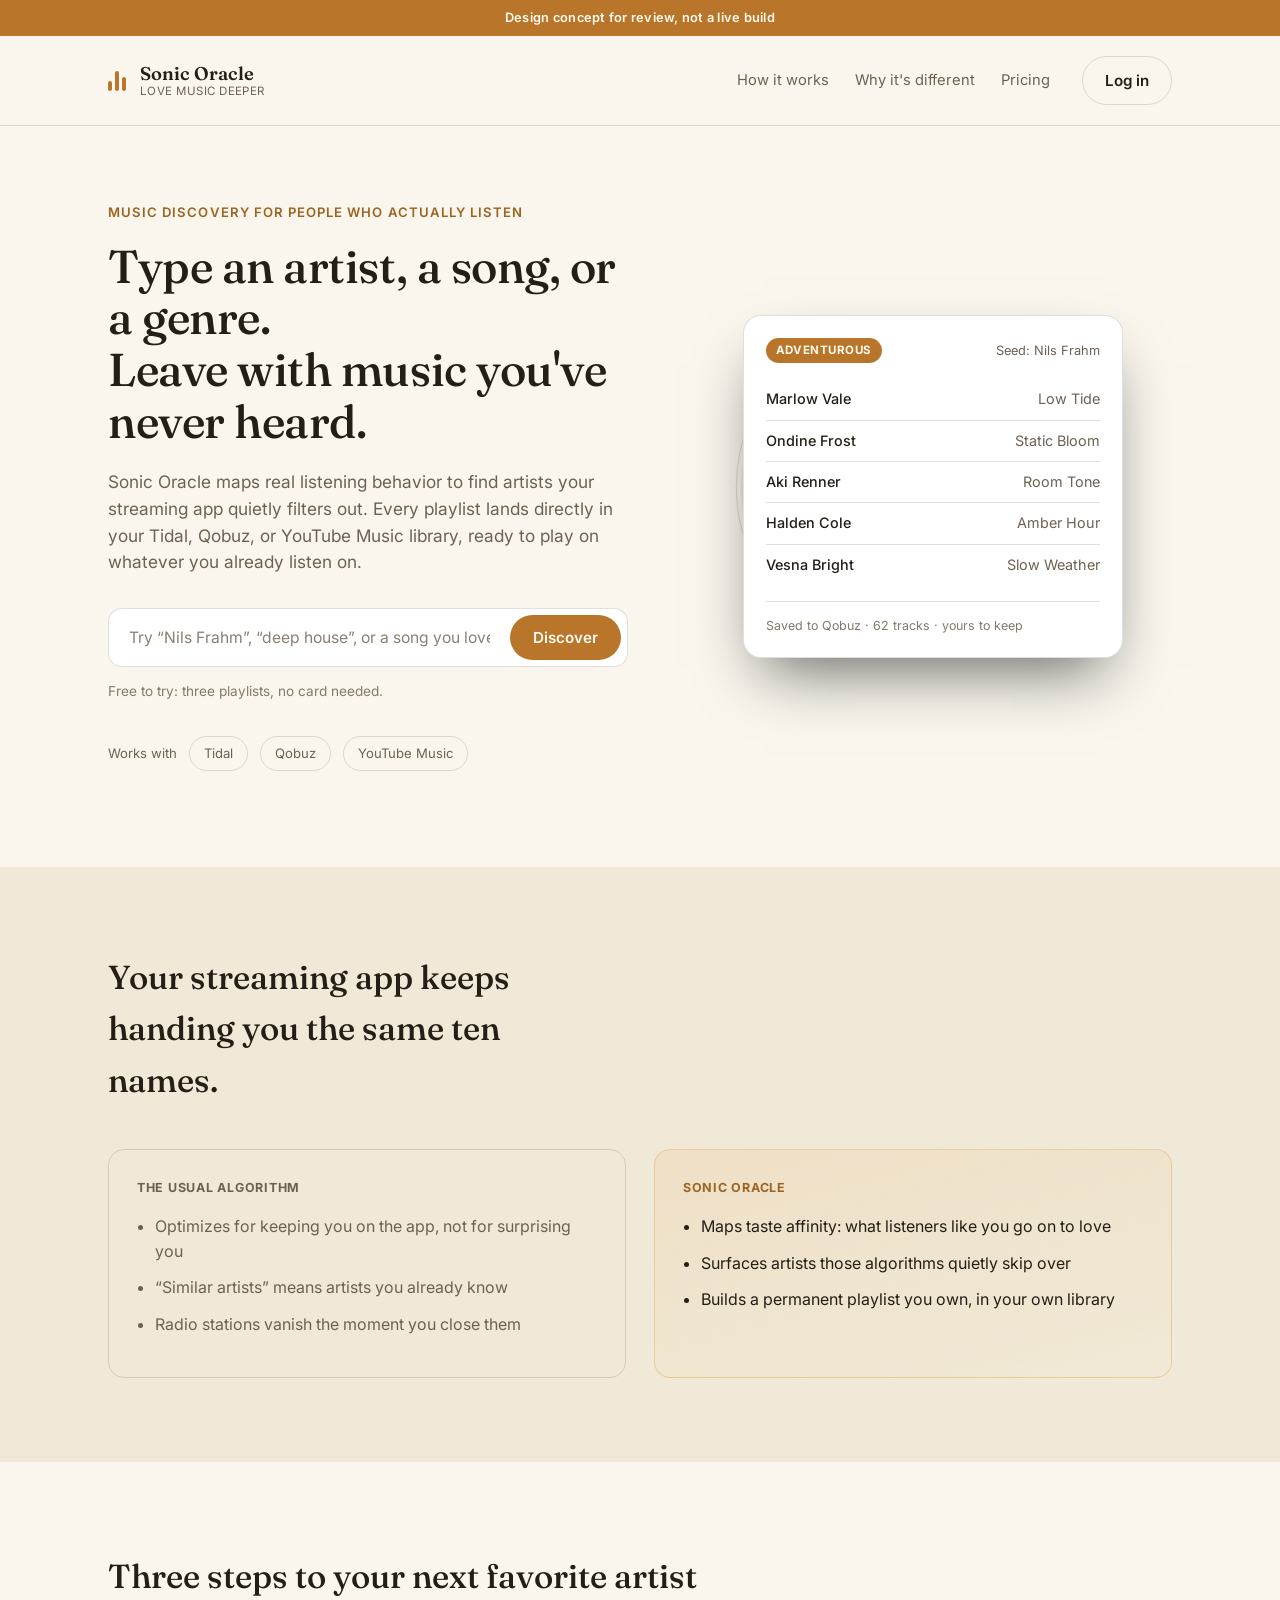
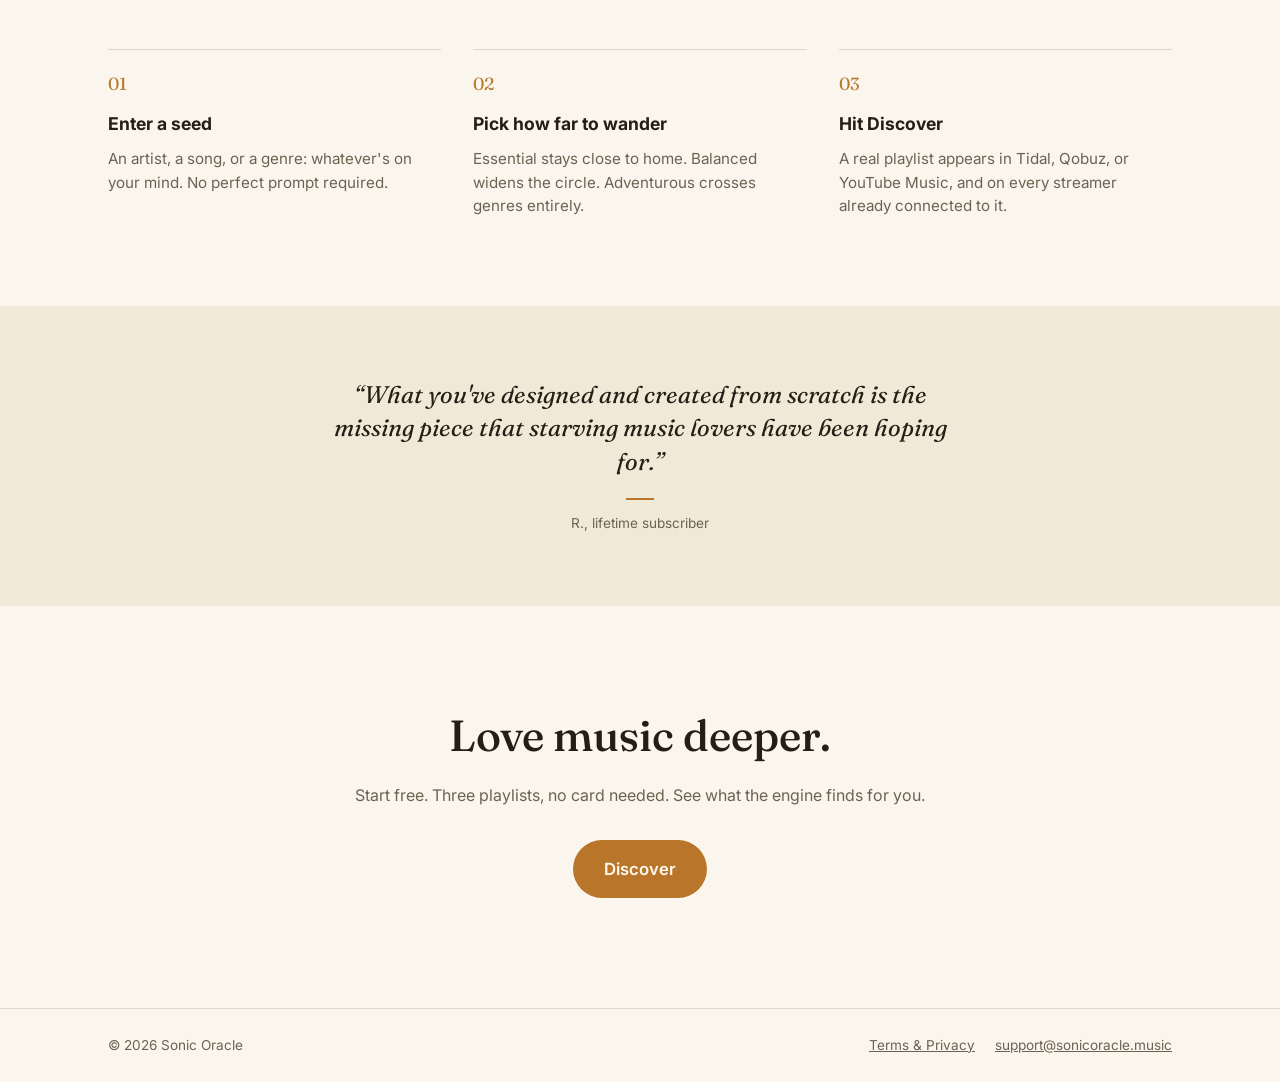
<file: versions/v1-5/index.html>
<!DOCTYPE html>
<html lang="en">
<head>
<meta charset="UTF-8">
<meta name="viewport" content="width=device-width, initial-scale=1.0">
<title>Sonic Oracle: Love Music Deeper (homepage mockup)</title>
<link rel="preconnect" href="https://fonts.googleapis.com">
<link rel="preconnect" href="https://fonts.gstatic.com" crossorigin>
<link href="https://fonts.googleapis.com/css2?family=Fraunces:ital,opsz,wght@0,9..144,400;0,9..144,500;0,9..144,600;1,9..144,500&family=Inter:wght@400;500;600;700&display=swap" rel="stylesheet">
<link rel="stylesheet" href="style.css">
</head>
<body>

<div class="concept-tag">Design concept for review, not a live build</div>

<header class="site-header">
  <div class="wrap header-inner">
    <div class="brand">
      <span class="brand-mark" aria-hidden="true">
        <span></span><span></span><span></span>
      </span>
      <div class="brand-text">
        <span class="brand-name">Sonic&nbsp;Oracle</span>
        <span class="brand-tagline">Love Music Deeper</span>
      </div>
    </div>
    <nav class="site-nav" aria-label="Primary">
      <a href="#how-it-works">How it works</a>
      <a href="#difference">Why it's different</a>
      <a href="#pricing">Pricing</a>
    </nav>
    <a class="btn btn-ghost" href="#pricing">Log in</a>
  </div>
</header>

<main>

  <section class="hero">
    <div class="wrap hero-inner">
      <div class="hero-copy">
        <p class="eyebrow">Music discovery for people who actually listen</p>
        <h1>Type an artist, a song, or a genre.<br>Leave with music you've never heard.</h1>
        <p class="hero-sub">Sonic Oracle maps real listening behavior to find artists your streaming app quietly filters out. Every playlist lands directly in your Tidal, Qobuz, or YouTube Music library, ready to play on whatever you already listen on.</p>

        <form class="discover-box" onsubmit="return false;">
          <label class="visually-hidden" for="seed">Search an artist, song, or genre</label>
          <input id="seed" type="text" placeholder="Try &ldquo;Nils Frahm&rdquo;, &ldquo;deep house&rdquo;, or a song you love">
          <button type="submit" class="btn btn-primary">Discover</button>
        </form>

        <p class="hero-fineprint">Free to try: three playlists, no card needed.</p>

        <div class="platform-row" aria-label="Works with">
          <span class="platform-label">Works with</span>
          <span class="chip">Tidal</span>
          <span class="chip">Qobuz</span>
          <span class="chip">YouTube Music</span>
        </div>
      </div>

      <div class="hero-visual" aria-hidden="true">
        <div class="result-card">
          <div class="result-card-head">
            <span class="dial dial-adventurous">Adventurous</span>
            <span class="result-card-seed">Seed: Nils Frahm</span>
          </div>
          <ul class="track-list">
            <li><span class="track-name">Marlow Vale</span><span class="track-title">Low Tide</span></li>
            <li><span class="track-name">Ondine Frost</span><span class="track-title">Static Bloom</span></li>
            <li><span class="track-name">Aki Renner</span><span class="track-title">Room Tone</span></li>
            <li><span class="track-name">Halden Cole</span><span class="track-title">Amber Hour</span></li>
            <li><span class="track-name">Vesna Bright</span><span class="track-title">Slow Weather</span></li>
          </ul>
          <div class="result-card-foot">Saved to Qobuz &middot; 62 tracks &middot; yours to keep</div>
        </div>
        <div class="vinyl" aria-hidden="true"></div>
      </div>
    </div>
  </section>

  <section class="difference" id="difference">
    <div class="wrap">
      <h2>Your streaming app keeps handing you the same ten names.</h2>
      <div class="difference-grid">
        <div class="difference-col difference-col-old">
          <p class="difference-label">The usual algorithm</p>
          <ul>
            <li>Optimizes for keeping you on the app, not for surprising you</li>
            <li>&ldquo;Similar artists&rdquo; means artists you already know</li>
            <li>Radio stations vanish the moment you close them</li>
          </ul>
        </div>
        <div class="difference-col difference-col-new">
          <p class="difference-label">Sonic Oracle</p>
          <ul>
            <li>Maps taste affinity: what listeners like you go on to love</li>
            <li>Surfaces artists those algorithms quietly skip over</li>
            <li>Builds a permanent playlist you own, in your own library</li>
          </ul>
        </div>
      </div>
    </div>
  </section>

  <section class="how-it-works" id="how-it-works">
    <div class="wrap">
      <h2>Three steps to your next favorite artist</h2>
      <ol class="steps">
        <li>
          <span class="step-num">01</span>
          <h3>Enter a seed</h3>
          <p>An artist, a song, or a genre: whatever's on your mind. No perfect prompt required.</p>
        </li>
        <li>
          <span class="step-num">02</span>
          <h3>Pick how far to wander</h3>
          <p>Essential stays close to home. Balanced widens the circle. Adventurous crosses genres entirely.</p>
        </li>
        <li>
          <span class="step-num">03</span>
          <h3>Hit Discover</h3>
          <p>A real playlist appears in Tidal, Qobuz, or YouTube Music, and on every streamer already connected to it.</p>
        </li>
      </ol>
    </div>
  </section>

  <section class="proof">
    <div class="wrap proof-inner">
      <blockquote>
        &ldquo;What you've designed and created from scratch is the missing piece that starving music lovers have been hoping for.&rdquo;
        <cite>R., lifetime subscriber</cite>
      </blockquote>
    </div>
  </section>

  <section class="final-cta" id="pricing">
    <div class="wrap final-cta-inner">
      <h2>Love music deeper.</h2>
      <p>Start free. Three playlists, no card needed. See what the engine finds for you.</p>
      <a href="#" class="btn btn-primary btn-large">Discover</a>
    </div>
  </section>

</main>

<footer class="site-footer">
  <div class="wrap footer-inner">
    <span>&copy; 2026 Sonic Oracle</span>
    <span class="footer-links">
      <a href="#">Terms &amp; Privacy</a>
      <a href="mailto:support@sonicoracle.music">support@sonicoracle.music</a>
    </span>
  </div>
</footer>

</body>
</html>
</file>
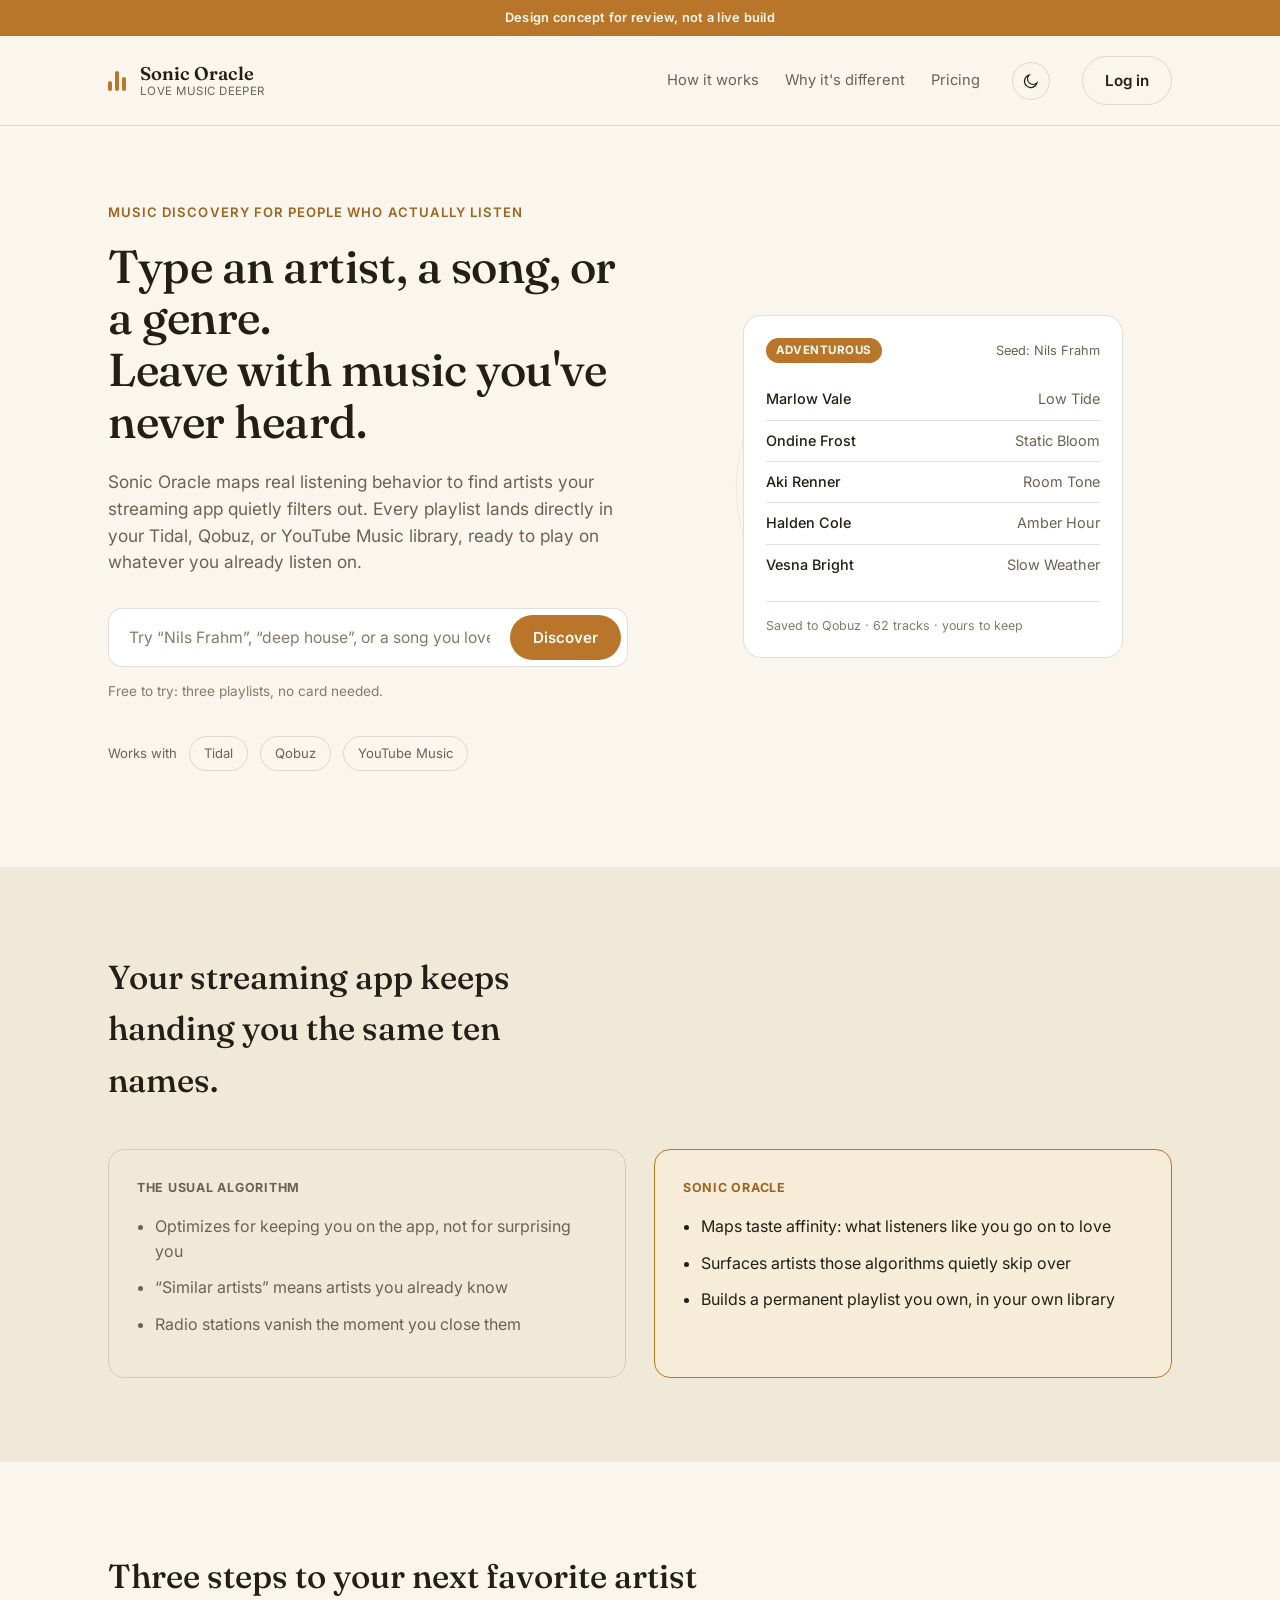
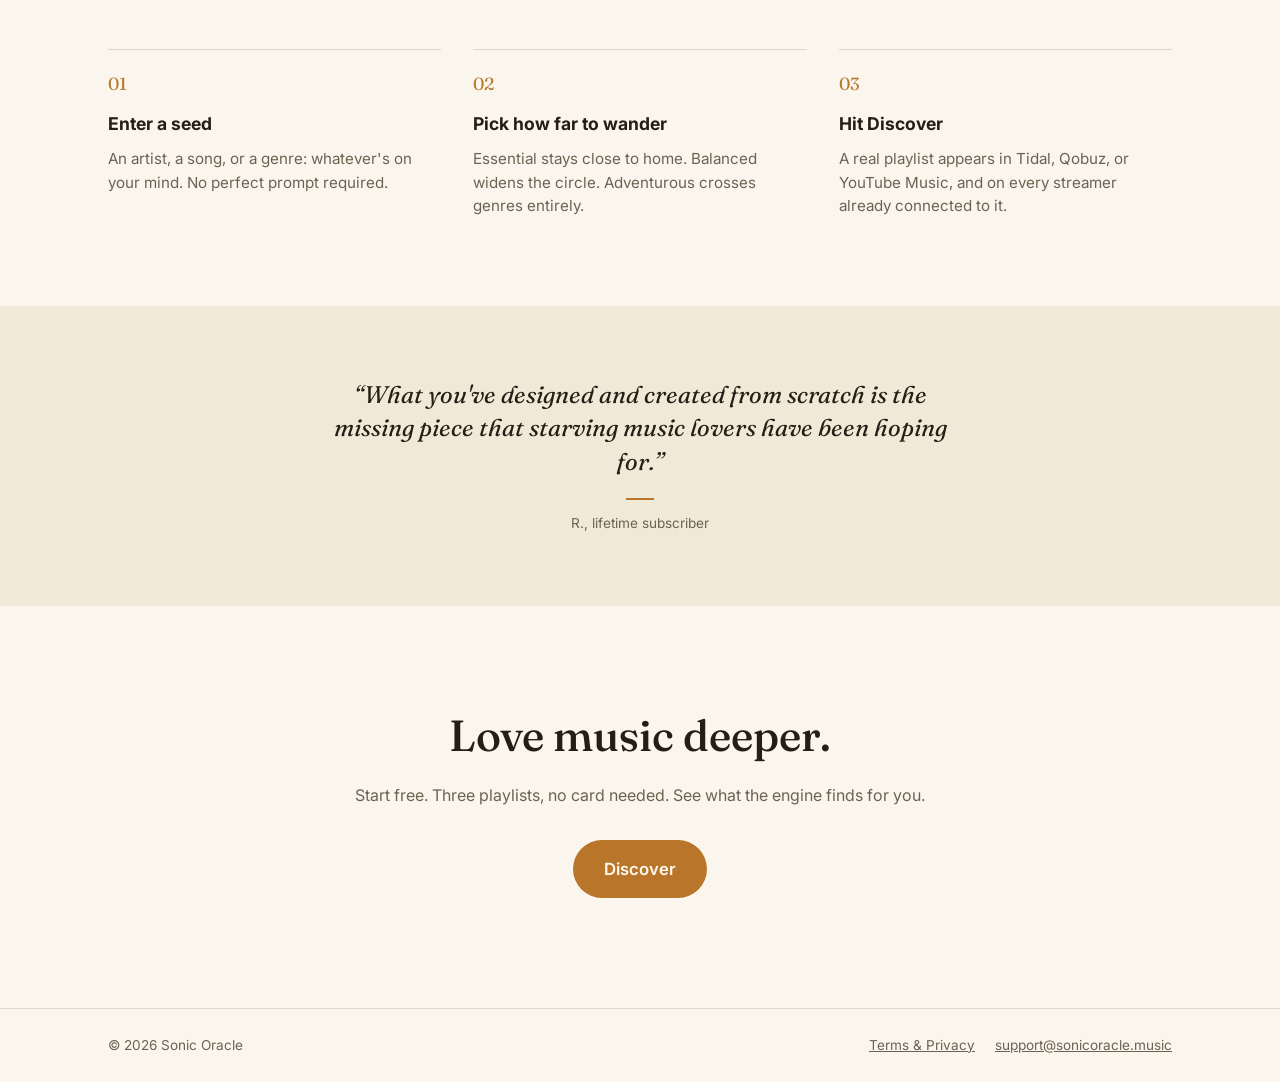
<file: versions/v2/index.html>
<!DOCTYPE html>
<html lang="en">
<head>
<meta charset="UTF-8">
<meta name="viewport" content="width=device-width, initial-scale=1.0">
<title>Sonic Oracle: Love Music Deeper (homepage mockup)</title>
<link rel="preconnect" href="https://fonts.googleapis.com">
<link rel="preconnect" href="https://fonts.gstatic.com" crossorigin>
<link href="https://fonts.googleapis.com/css2?family=Fraunces:ital,opsz,wght@0,9..144,400;0,9..144,500;0,9..144,600;1,9..144,500&family=Inter:wght@400;500;600;700&display=swap" rel="stylesheet">
<link rel="stylesheet" href="style.css">
<script>
(function () {
  try {
    var stored = localStorage.getItem("sonic-oracle-theme");
    var theme = stored || (window.matchMedia("(prefers-color-scheme: light)").matches ? "light" : "dark");
    document.documentElement.setAttribute("data-theme", theme);
  } catch (e) {}
})();
</script>
</head>
<body>

<div class="concept-tag">Design concept for review, not a live build</div>

<header class="site-header">
  <div class="wrap header-inner">
    <div class="brand">
      <span class="brand-mark" aria-hidden="true">
        <span></span><span></span><span></span>
      </span>
      <div class="brand-text">
        <span class="brand-name">Sonic&nbsp;Oracle</span>
        <span class="brand-tagline">Love Music Deeper</span>
      </div>
    </div>
    <nav class="site-nav" aria-label="Primary">
      <a href="#how-it-works">How it works</a>
      <a href="#difference">Why it's different</a>
      <a href="#pricing">Pricing</a>
    </nav>
    <button type="button" class="theme-toggle" id="themeToggle" aria-label="Switch to light mode" aria-pressed="false">
      <svg class="icon-sun" viewBox="0 0 24 24" fill="none" stroke="currentColor" stroke-width="1.6" aria-hidden="true">
        <circle cx="12" cy="12" r="4.2"></circle>
        <path d="M12 2.5v2.4M12 19.1v2.4M4.2 4.2l1.7 1.7M18.1 18.1l1.7 1.7M2.5 12h2.4M19.1 12h2.4M4.2 19.8l1.7-1.7M18.1 5.9l1.7-1.7"></path>
      </svg>
      <svg class="icon-moon" viewBox="0 0 24 24" fill="none" stroke="currentColor" stroke-width="1.6" aria-hidden="true">
        <path d="M20 14.5A8.5 8.5 0 1 1 9.5 4a6.6 6.6 0 1 0 10.5 10.5Z"></path>
      </svg>
    </button>
    <a class="btn btn-ghost" href="#pricing">Log in</a>
  </div>
</header>

<main>

  <section class="hero">
    <div class="wrap hero-inner">
      <div class="hero-copy">
        <p class="eyebrow">Music discovery for people who actually listen</p>
        <h1>Type an artist, a song, or a genre.<br>Leave with music you've never heard.</h1>
        <p class="hero-sub">Sonic Oracle maps real listening behavior to find artists your streaming app quietly filters out. Every playlist lands directly in your Tidal, Qobuz, or YouTube Music library, ready to play on whatever you already listen on.</p>

        <form class="discover-box" onsubmit="return false;">
          <label class="visually-hidden" for="seed">Search an artist, song, or genre</label>
          <input id="seed" type="text" placeholder="Try &ldquo;Nils Frahm&rdquo;, &ldquo;deep house&rdquo;, or a song you love">
          <button type="submit" class="btn btn-primary">Discover</button>
        </form>

        <p class="hero-fineprint">Free to try: three playlists, no card needed.</p>

        <div class="platform-row" aria-label="Works with">
          <span class="platform-label">Works with</span>
          <span class="chip">Tidal</span>
          <span class="chip">Qobuz</span>
          <span class="chip">YouTube Music</span>
        </div>
      </div>

      <div class="hero-visual" aria-hidden="true">
        <div class="result-card">
          <div class="result-card-head">
            <span class="dial dial-adventurous">Adventurous</span>
            <span class="result-card-seed">Seed: Nils Frahm</span>
          </div>
          <ul class="track-list">
            <li><span class="track-name">Marlow Vale</span><span class="track-title">Low Tide</span></li>
            <li><span class="track-name">Ondine Frost</span><span class="track-title">Static Bloom</span></li>
            <li><span class="track-name">Aki Renner</span><span class="track-title">Room Tone</span></li>
            <li><span class="track-name">Halden Cole</span><span class="track-title">Amber Hour</span></li>
            <li><span class="track-name">Vesna Bright</span><span class="track-title">Slow Weather</span></li>
          </ul>
          <div class="result-card-foot">Saved to Qobuz &middot; 62 tracks &middot; yours to keep</div>
        </div>
        <div class="vinyl" aria-hidden="true"></div>
      </div>
    </div>
  </section>

  <section class="difference" id="difference">
    <div class="wrap">
      <h2>Your streaming app keeps handing you the same ten names.</h2>
      <div class="difference-grid">
        <div class="difference-col difference-col-old">
          <p class="difference-label">The usual algorithm</p>
          <ul>
            <li>Optimizes for keeping you on the app, not for surprising you</li>
            <li>&ldquo;Similar artists&rdquo; means artists you already know</li>
            <li>Radio stations vanish the moment you close them</li>
          </ul>
        </div>
        <div class="difference-col difference-col-new">
          <p class="difference-label">Sonic Oracle</p>
          <ul>
            <li>Maps taste affinity: what listeners like you go on to love</li>
            <li>Surfaces artists those algorithms quietly skip over</li>
            <li>Builds a permanent playlist you own, in your own library</li>
          </ul>
        </div>
      </div>
    </div>
  </section>

  <section class="how-it-works" id="how-it-works">
    <div class="wrap">
      <h2>Three steps to your next favorite artist</h2>
      <ol class="steps">
        <li>
          <span class="step-num">01</span>
          <h3>Enter a seed</h3>
          <p>An artist, a song, or a genre: whatever's on your mind. No perfect prompt required.</p>
        </li>
        <li>
          <span class="step-num">02</span>
          <h3>Pick how far to wander</h3>
          <p>Essential stays close to home. Balanced widens the circle. Adventurous crosses genres entirely.</p>
        </li>
        <li>
          <span class="step-num">03</span>
          <h3>Hit Discover</h3>
          <p>A real playlist appears in Tidal, Qobuz, or YouTube Music, and on every streamer already connected to it.</p>
        </li>
      </ol>
    </div>
  </section>

  <section class="proof">
    <div class="wrap proof-inner">
      <blockquote>
        &ldquo;What you've designed and created from scratch is the missing piece that starving music lovers have been hoping for.&rdquo;
        <cite>R., lifetime subscriber</cite>
      </blockquote>
    </div>
  </section>

  <section class="final-cta" id="pricing">
    <div class="wrap final-cta-inner">
      <h2>Love music deeper.</h2>
      <p>Start free. Three playlists, no card needed. See what the engine finds for you.</p>
      <a href="#" class="btn btn-primary btn-large">Discover</a>
    </div>
  </section>

</main>

<footer class="site-footer">
  <div class="wrap footer-inner">
    <span>&copy; 2026 Sonic Oracle</span>
    <span class="footer-links">
      <a href="#">Terms &amp; Privacy</a>
      <a href="mailto:support@sonicoracle.music">support@sonicoracle.music</a>
    </span>
  </div>
</footer>

<script src="script.js" defer></script>
</body>
</html>
</file>
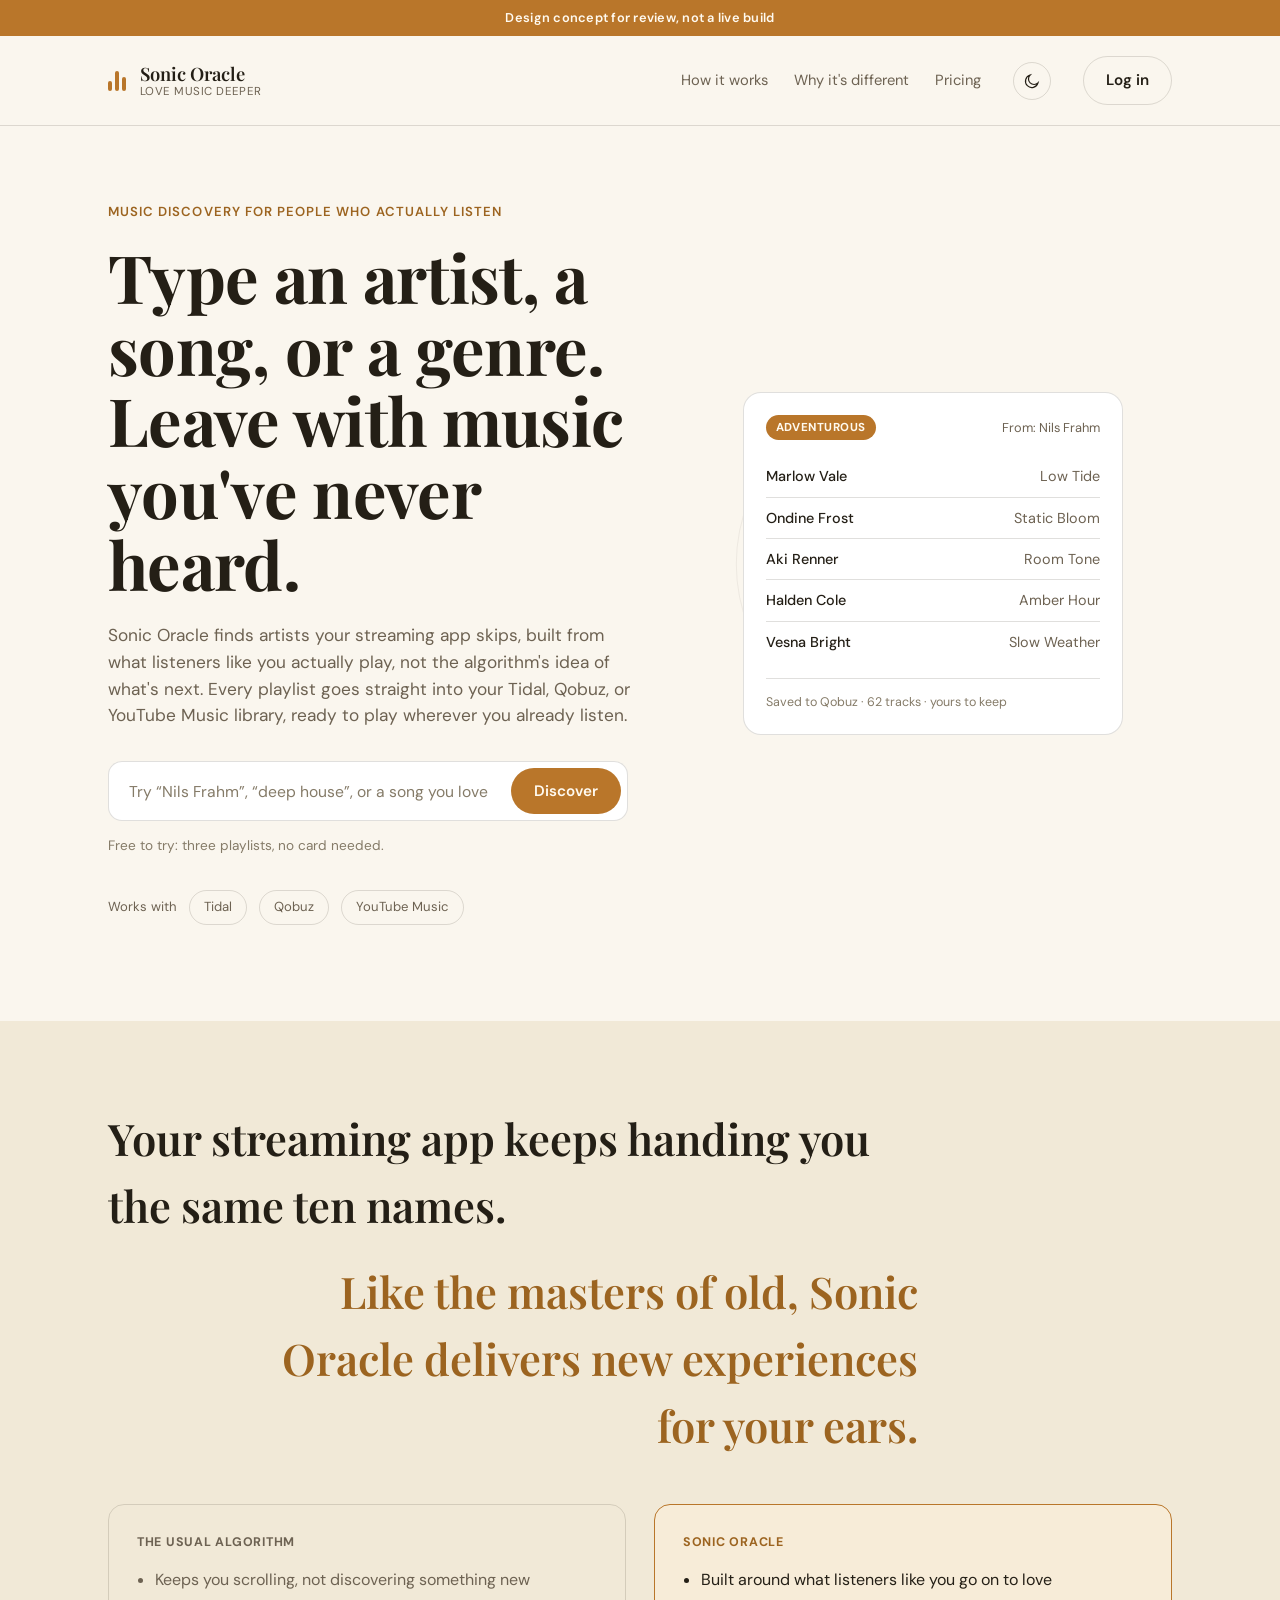
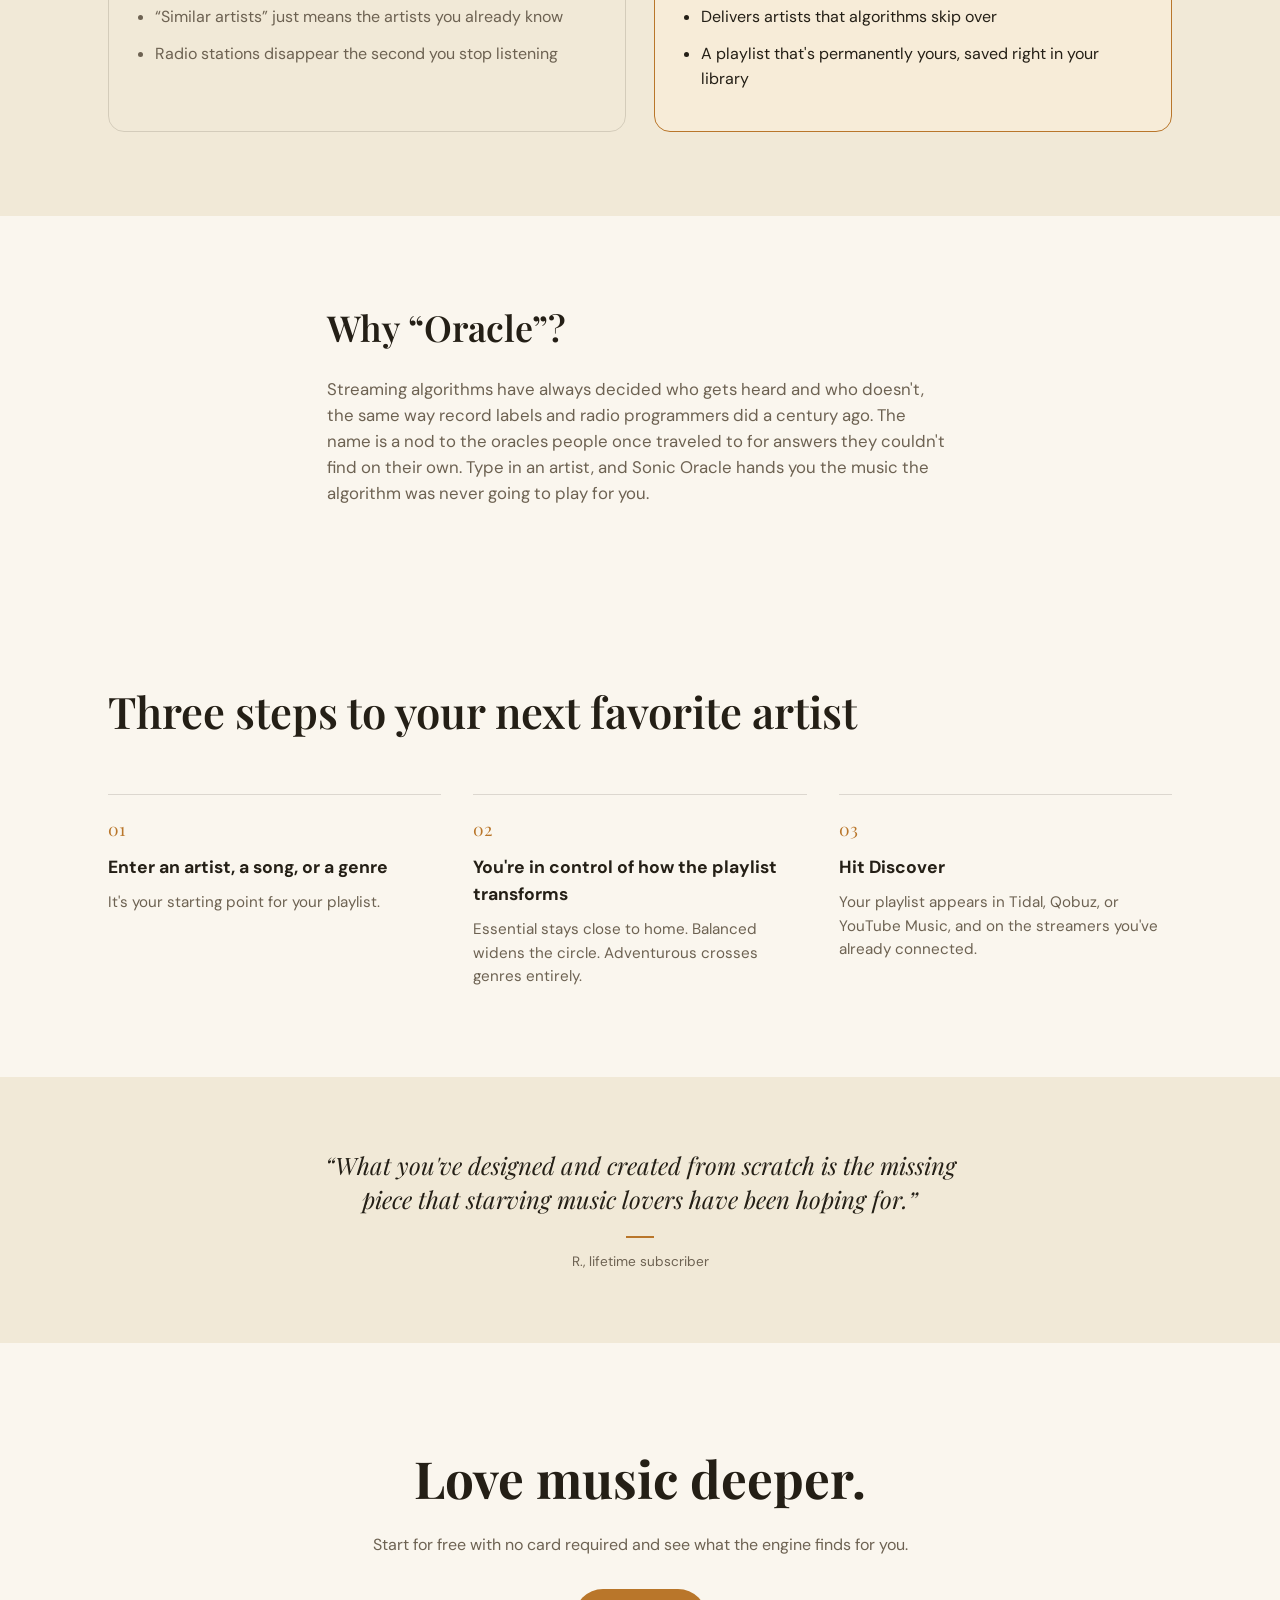
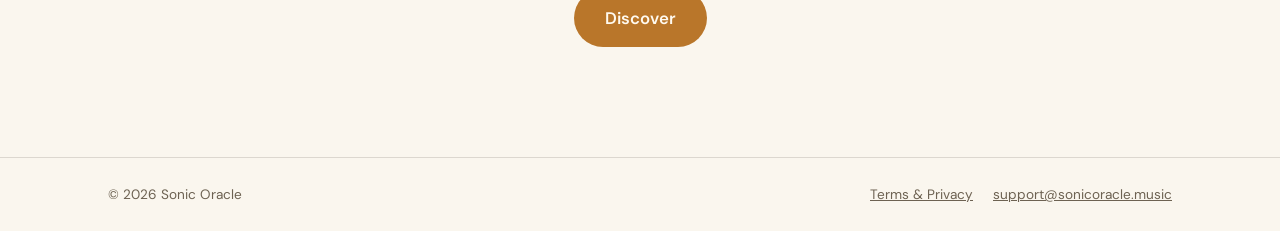
<file: versions/v3/index.html>
<!DOCTYPE html>
<html lang="en">
<head>
<meta charset="UTF-8">
<meta name="viewport" content="width=device-width, initial-scale=1.0">
<title>Sonic Oracle: Love Music Deeper (homepage mockup)</title>
<link rel="preconnect" href="https://fonts.googleapis.com">
<link rel="preconnect" href="https://fonts.gstatic.com" crossorigin>
<link href="https://fonts.googleapis.com/css2?family=Playfair+Display:ital,wght@0,500;0,600;0,700;0,800;1,500;1,600&family=DM+Sans:wght@400;500;600;700&display=swap" rel="stylesheet">
<link rel="stylesheet" href="style.css">
<script>
(function () {
  try {
    var stored = localStorage.getItem("sonic-oracle-theme");
    var theme = stored || (window.matchMedia("(prefers-color-scheme: light)").matches ? "light" : "dark");
    document.documentElement.setAttribute("data-theme", theme);
  } catch (e) {}
})();
</script>
</head>
<body>

<div class="concept-tag">Design concept for review, not a live build</div>

<header class="site-header">
  <div class="wrap header-inner">
    <div class="brand">
      <span class="brand-mark" aria-hidden="true">
        <span></span><span></span><span></span>
      </span>
      <div class="brand-text">
        <span class="brand-name">Sonic&nbsp;Oracle</span>
        <span class="brand-tagline">Love Music Deeper</span>
      </div>
    </div>
    <nav class="site-nav" aria-label="Primary">
      <a href="#how-it-works">How it works</a>
      <a href="#difference">Why it's different</a>
      <a href="#pricing">Pricing</a>
    </nav>
    <button type="button" class="theme-toggle" id="themeToggle" aria-label="Switch to light mode" aria-pressed="false">
      <svg class="icon-sun" viewBox="0 0 24 24" fill="none" stroke="currentColor" stroke-width="1.6" aria-hidden="true">
        <circle cx="12" cy="12" r="4.2"></circle>
        <path d="M12 2.5v2.4M12 19.1v2.4M4.2 4.2l1.7 1.7M18.1 18.1l1.7 1.7M2.5 12h2.4M19.1 12h2.4M4.2 19.8l1.7-1.7M18.1 5.9l1.7-1.7"></path>
      </svg>
      <svg class="icon-moon" viewBox="0 0 24 24" fill="none" stroke="currentColor" stroke-width="1.6" aria-hidden="true">
        <path d="M20 14.5A8.5 8.5 0 1 1 9.5 4a6.6 6.6 0 1 0 10.5 10.5Z"></path>
      </svg>
    </button>
    <a class="btn btn-ghost" href="#pricing">Log in</a>
  </div>
</header>

<main>

  <section class="hero">
    <div class="wrap hero-inner">
      <div class="hero-copy">
        <p class="eyebrow">Music discovery for people who actually listen</p>
        <h1>Type an artist, a song, or a genre.<br>Leave with music you've never heard.</h1>
        <p class="hero-sub">Sonic Oracle finds artists your streaming app skips, built from what listeners like you actually play, not the algorithm's idea of what's next. Every playlist goes straight into your Tidal, Qobuz, or YouTube Music library, ready to play wherever you already listen.</p>

        <form class="discover-box" onsubmit="return false;">
          <label class="visually-hidden" for="seed">Search an artist, song, or genre</label>
          <input id="seed" type="text" placeholder="Try &ldquo;Nils Frahm&rdquo;, &ldquo;deep house&rdquo;, or a song you love">
          <button type="submit" class="btn btn-primary">Discover</button>
        </form>

        <p class="hero-fineprint">Free to try: three playlists, no card needed.</p>

        <div class="platform-row" aria-label="Works with">
          <span class="platform-label">Works with</span>
          <a class="chip" href="https://tidal.com" target="_blank" rel="noopener noreferrer">Tidal</a>
          <a class="chip" href="https://www.qobuz.com" target="_blank" rel="noopener noreferrer">Qobuz</a>
          <a class="chip" href="https://music.youtube.com" target="_blank" rel="noopener noreferrer">YouTube Music</a>
        </div>
      </div>

      <div class="hero-visual" aria-hidden="true">
        <div class="result-card">
          <div class="result-card-head">
            <span class="dial dial-adventurous">Adventurous</span>
            <span class="result-card-seed">From: Nils Frahm</span>
          </div>
          <ul class="track-list">
            <li><span class="track-name">Marlow Vale</span><span class="track-title">Low Tide</span></li>
            <li><span class="track-name">Ondine Frost</span><span class="track-title">Static Bloom</span></li>
            <li><span class="track-name">Aki Renner</span><span class="track-title">Room Tone</span></li>
            <li><span class="track-name">Halden Cole</span><span class="track-title">Amber Hour</span></li>
            <li><span class="track-name">Vesna Bright</span><span class="track-title">Slow Weather</span></li>
          </ul>
          <div class="result-card-foot">Saved to Qobuz &middot; 62 tracks &middot; yours to keep</div>
        </div>
        <div class="vinyl" aria-hidden="true"></div>
      </div>
    </div>
  </section>

  <section class="difference" id="difference">
    <div class="wrap">
      <h2>
        <span class="difference-heading-main">Your streaming app keeps handing you the same ten names.</span>
        <span class="difference-heading-echo" data-reveal>Like the masters of old, Sonic Oracle delivers new experiences for your ears.</span>
      </h2>
      <div class="difference-grid">
        <div class="difference-col difference-col-old">
          <p class="difference-label">The usual algorithm</p>
          <ul>
            <li>Keeps you scrolling, not discovering something new</li>
            <li>&ldquo;Similar artists&rdquo; just means the artists you already know</li>
            <li>Radio stations disappear the second you stop listening</li>
          </ul>
        </div>
        <div class="difference-col difference-col-new">
          <p class="difference-label">Sonic Oracle</p>
          <ul>
            <li>Built around what listeners like you go on to love</li>
            <li>Delivers artists that algorithms skip over</li>
            <li>A playlist that's permanently yours, saved right in your library</li>
          </ul>
        </div>
      </div>
    </div>
  </section>

  <section class="why-oracle" id="why-oracle">
    <div class="wrap why-oracle-inner">
      <h2>Why &ldquo;Oracle&rdquo;?</h2>
      <p>Streaming algorithms have always decided who gets heard and who doesn't, the same way record labels and radio programmers did a century ago. The name is a nod to the oracles people once traveled to for answers they couldn't find on their own. Type in an artist, and Sonic Oracle hands you the music the algorithm was never going to play for you.</p>
    </div>
  </section>

  <section class="how-it-works" id="how-it-works">
    <div class="wrap">
      <h2>Three steps to your next favorite artist</h2>
      <ol class="steps">
        <li>
          <span class="step-num">01</span>
          <h3>Enter an artist, a song, or a genre</h3>
          <p>It's your starting point for your playlist.</p>
        </li>
        <li>
          <span class="step-num">02</span>
          <h3>You're in control of how the playlist transforms</h3>
          <p>Essential stays close to home. Balanced widens the circle. Adventurous crosses genres entirely.</p>
        </li>
        <li>
          <span class="step-num">03</span>
          <h3>Hit Discover</h3>
          <p>Your playlist appears in Tidal, Qobuz, or YouTube Music, and on the streamers you've already connected.</p>
        </li>
      </ol>
    </div>
  </section>

  <section class="proof">
    <div class="wrap proof-inner">
      <blockquote>
        &ldquo;What you've designed and created from scratch is the missing piece that starving music lovers have been hoping for.&rdquo;
        <cite>R., lifetime subscriber</cite>
      </blockquote>
    </div>
  </section>

  <section class="final-cta" id="pricing">
    <div class="wrap final-cta-inner">
      <h2>Love music deeper.</h2>
      <p>Start for free with no card required and see what the engine finds for you.</p>
      <a href="#" class="btn btn-primary btn-large">Discover</a>
    </div>
  </section>

</main>

<footer class="site-footer">
  <div class="wrap footer-inner">
    <span>&copy; 2026 Sonic Oracle</span>
    <span class="footer-links">
      <a href="#">Terms &amp; Privacy</a>
      <a href="mailto:support@sonicoracle.music">support@sonicoracle.music</a>
    </span>
  </div>
</footer>

<script src="script.js" defer></script>
</body>
</html>
</file>
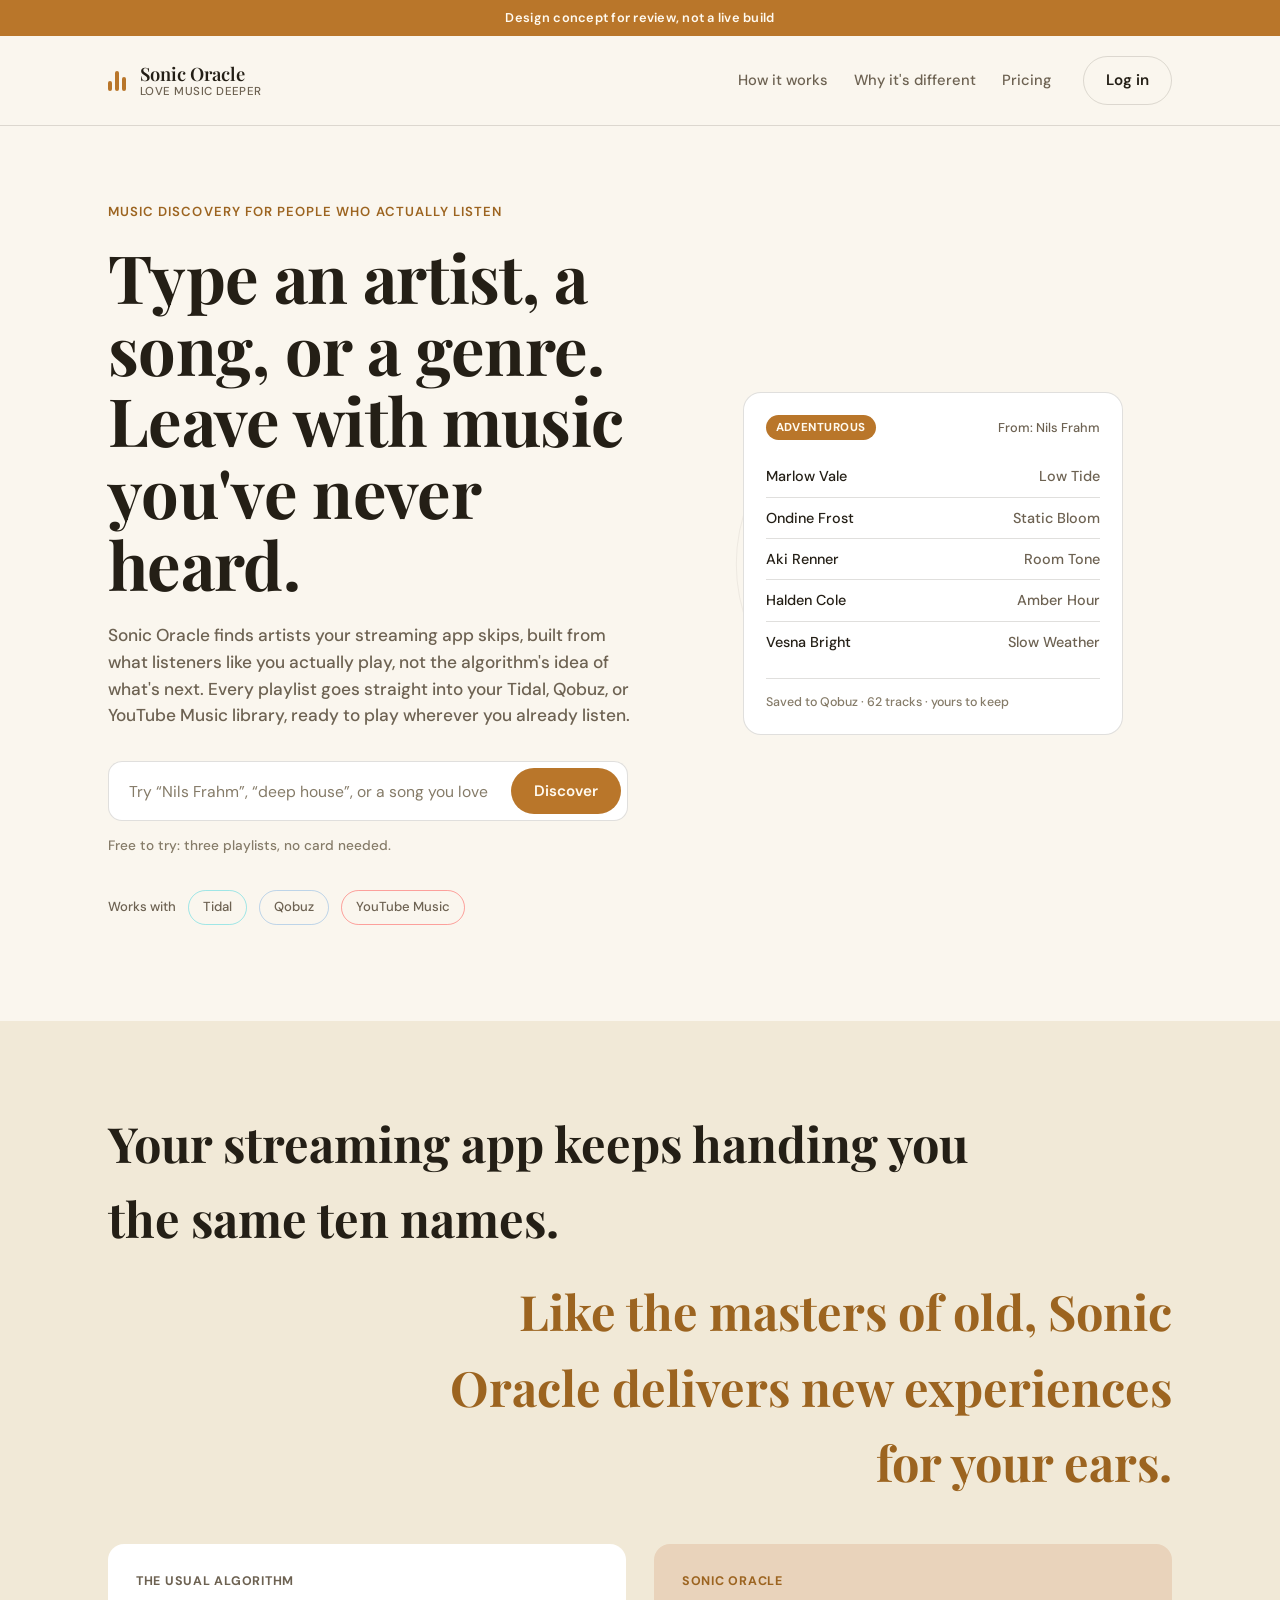
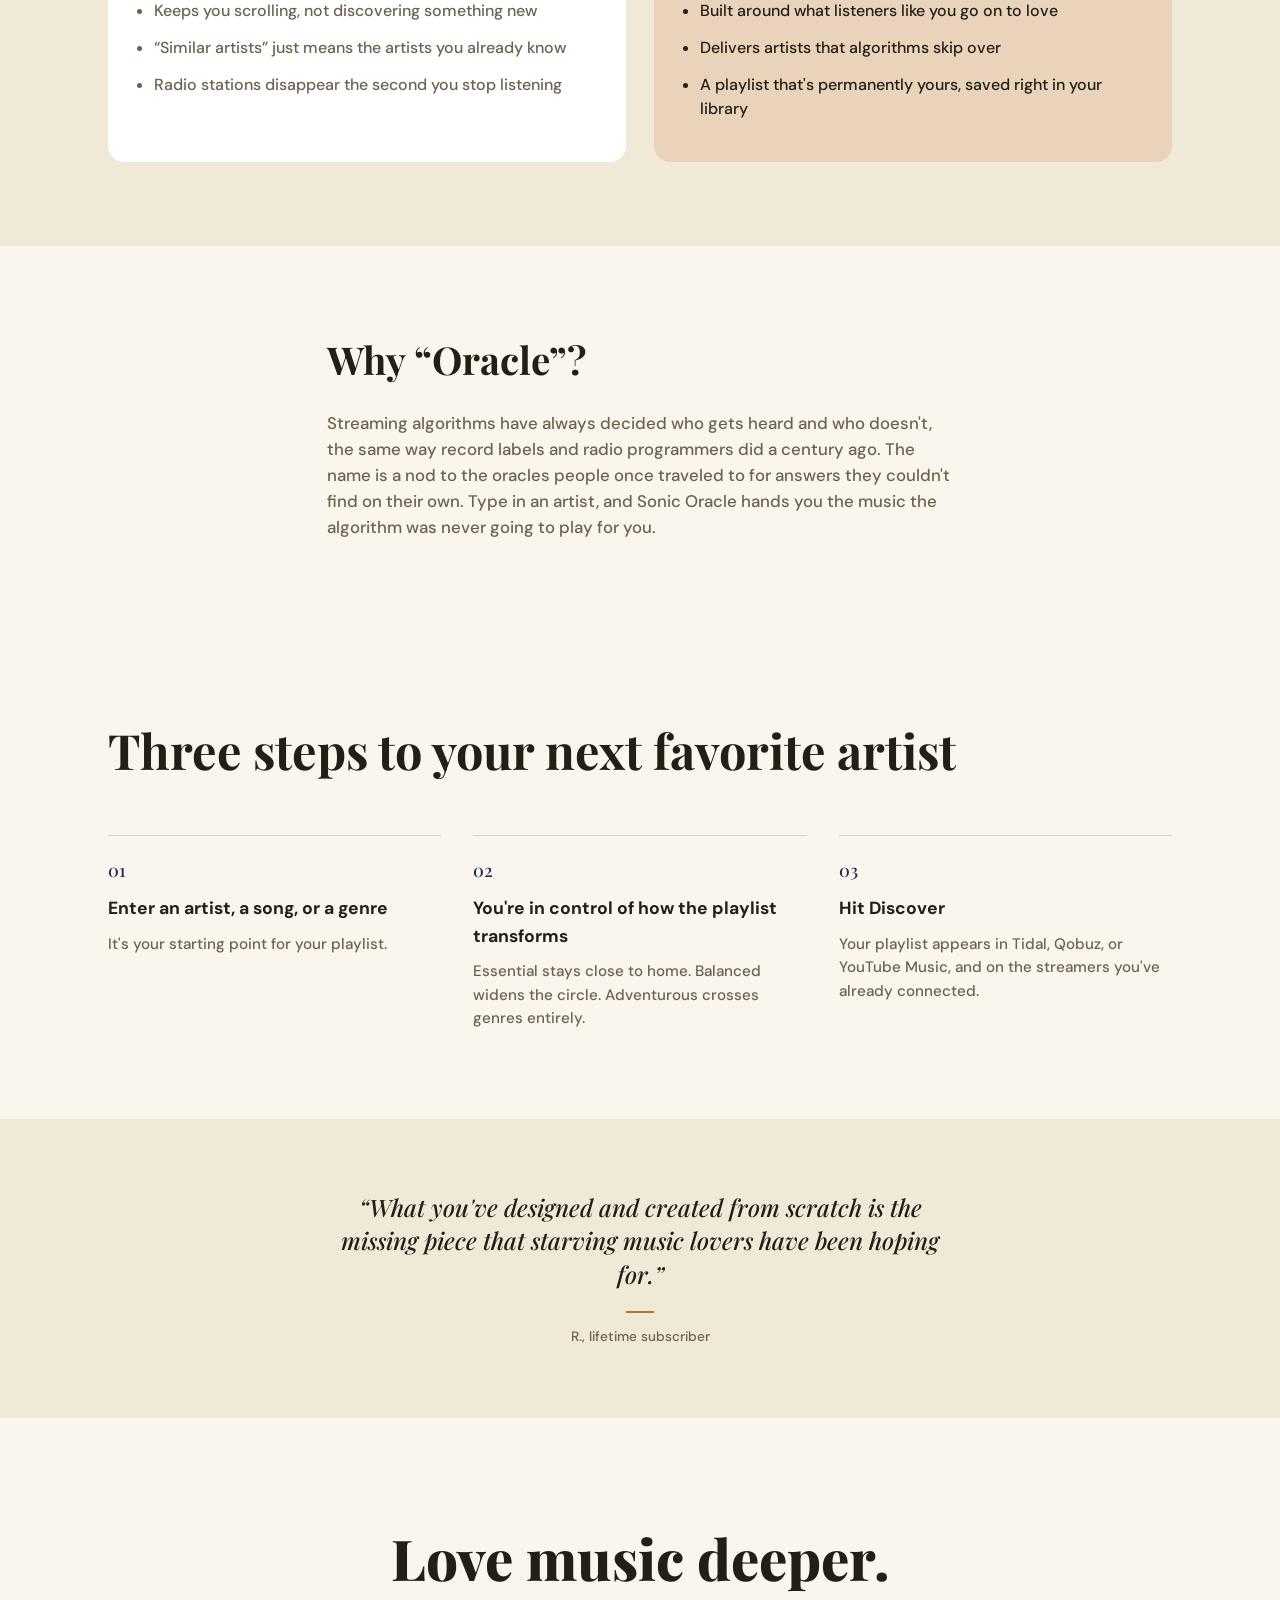
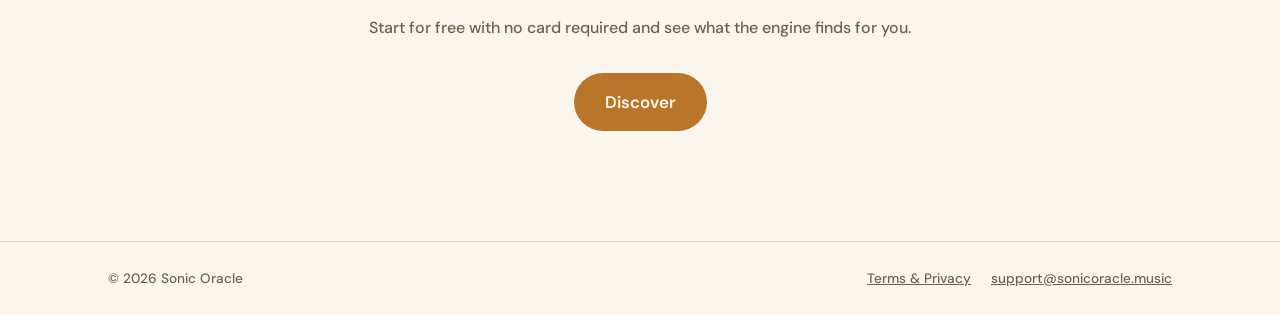
<file: versions/v4-5/index.html>
<!DOCTYPE html>
<html lang="en">
<head>
<meta charset="UTF-8">
<meta name="viewport" content="width=device-width, initial-scale=1.0">
<title>Sonic Oracle: Love Music Deeper (homepage mockup)</title>
<link rel="icon" type="image/png" href="favicon.png">
<link rel="apple-touch-icon" href="favicon.png">
<link rel="preconnect" href="https://fonts.googleapis.com">
<link rel="preconnect" href="https://fonts.gstatic.com" crossorigin>
<link href="https://fonts.googleapis.com/css2?family=Playfair+Display:ital,wght@0,500;0,600;0,700;0,800;1,500;1,600&family=DM+Sans:wght@400;500;600;700&display=swap" rel="stylesheet">
<link rel="stylesheet" href="style.css">
<!--
  v4.5: dark mode is intentionally disabled while we tune the light theme
  (see NOTES.md). Forcing data-theme="light" here instead of running the
  old localStorage/prefers-color-scheme detection below, which is kept
  commented out so it's a one-line job to re-enable later.
-->
<script>
(function () {
  document.documentElement.setAttribute("data-theme", "light");
})();
/*
(function () {
  try {
    var stored = localStorage.getItem("sonic-oracle-theme");
    var theme = stored || (window.matchMedia("(prefers-color-scheme: light)").matches ? "light" : "dark");
    document.documentElement.setAttribute("data-theme", theme);
  } catch (e) {}
})();
*/
</script>
</head>
<body>

<div class="concept-tag">Design concept for review, not a live build</div>

<header class="site-header">
  <div class="wrap header-inner">
    <div class="brand">
      <span class="brand-mark" aria-hidden="true">
        <span></span><span></span><span></span>
      </span>
      <div class="brand-text">
        <span class="brand-name">Sonic&nbsp;Oracle</span>
        <span class="brand-tagline">Love Music Deeper</span>
      </div>
    </div>
    <nav class="site-nav" aria-label="Primary">
      <a href="#how-it-works">How it works</a>
      <a href="#difference">Why it's different</a>
      <a href="#pricing">Pricing</a>
    </nav>
    <!--
      v4.5: light/dark toggle disabled (light-only version). Markup kept
      commented out so re-enabling later is a straight uncomment; see
      NOTES.md and the matching comment in script.js.
    <button type="button" class="theme-toggle" id="themeToggle" aria-label="Switch to light mode" aria-pressed="false">
      <svg class="icon-sun" viewBox="0 0 24 24" fill="none" stroke="currentColor" stroke-width="1.6" aria-hidden="true">
        <circle cx="12" cy="12" r="4.2"></circle>
        <path d="M12 2.5v2.4M12 19.1v2.4M4.2 4.2l1.7 1.7M18.1 18.1l1.7 1.7M2.5 12h2.4M19.1 12h2.4M4.2 19.8l1.7-1.7M18.1 5.9l1.7-1.7"></path>
      </svg>
      <svg class="icon-moon" viewBox="0 0 24 24" fill="none" stroke="currentColor" stroke-width="1.6" aria-hidden="true">
        <path d="M20 14.5A8.5 8.5 0 1 1 9.5 4a6.6 6.6 0 1 0 10.5 10.5Z"></path>
      </svg>
    </button>
    -->
    <a class="btn btn-ghost" href="#pricing">Log in</a>
  </div>
</header>

<main>

  <section class="hero" data-reveal>
    <div class="wrap hero-inner">
      <div class="hero-copy">
        <p class="eyebrow">Music discovery for people who actually listen</p>
        <h1>Type an artist, a song, or a genre.<br>Leave with music you've never heard.</h1>
        <p class="hero-sub">Sonic Oracle finds artists your streaming app skips, built from what listeners like you actually play, not the algorithm's idea of what's next. Every playlist goes straight into your Tidal, Qobuz, or YouTube Music library, ready to play wherever you already listen.</p>

        <form class="discover-box" onsubmit="return false;">
          <label class="visually-hidden" for="seed">Search an artist, song, or genre</label>
          <input id="seed" type="text" placeholder="Try &ldquo;Nils Frahm&rdquo;, &ldquo;deep house&rdquo;, or a song you love">
          <button type="submit" class="btn btn-primary">Discover</button>
        </form>

        <p class="hero-fineprint">Free to try: three playlists, no card needed.</p>

        <div class="platform-row" aria-label="Works with">
          <span class="platform-label">Works with</span>
          <a class="chip chip-tidal" href="https://tidal.com" target="_blank" rel="noopener noreferrer">Tidal</a>
          <a class="chip chip-qobuz" href="https://www.qobuz.com" target="_blank" rel="noopener noreferrer">Qobuz</a>
          <a class="chip chip-youtube" href="https://music.youtube.com" target="_blank" rel="noopener noreferrer">YouTube Music</a>
        </div>
      </div>

      <div class="hero-visual" aria-hidden="true">
        <div class="result-card">
          <div class="result-card-head">
            <span class="dial dial-adventurous">Adventurous</span>
            <span class="result-card-seed">From: Nils Frahm</span>
          </div>
          <ul class="track-list">
            <li><span class="track-name">Marlow Vale</span><span class="track-title">Low Tide</span></li>
            <li><span class="track-name">Ondine Frost</span><span class="track-title">Static Bloom</span></li>
            <li><span class="track-name">Aki Renner</span><span class="track-title">Room Tone</span></li>
            <li><span class="track-name">Halden Cole</span><span class="track-title">Amber Hour</span></li>
            <li><span class="track-name">Vesna Bright</span><span class="track-title">Slow Weather</span></li>
          </ul>
          <div class="result-card-foot">Saved to Qobuz &middot; 62 tracks &middot; yours to keep</div>
        </div>
        <div class="vinyl" aria-hidden="true"></div>
      </div>
    </div>
  </section>

  <section class="difference" id="difference" data-reveal>
    <div class="wrap">
      <h2>
        <span class="difference-heading-main">Your streaming app keeps handing you the same ten names.</span>
        <span class="difference-heading-echo" data-reveal>Like the masters of old, Sonic Oracle delivers new experiences for your ears.</span>
      </h2>
      <div class="difference-grid">
        <div class="difference-col difference-col-old">
          <p class="difference-label">The usual algorithm</p>
          <ul>
            <li>Keeps you scrolling, not discovering something new</li>
            <li>&ldquo;Similar artists&rdquo; just means the artists you already know</li>
            <li>Radio stations disappear the second you stop listening</li>
          </ul>
        </div>
        <div class="difference-col difference-col-new">
          <p class="difference-label">Sonic Oracle</p>
          <ul>
            <li>Built around what listeners like you go on to love</li>
            <li>Delivers artists that algorithms skip over</li>
            <li>A playlist that's permanently yours, saved right in your library</li>
          </ul>
        </div>
      </div>
    </div>
  </section>

  <section class="why-oracle" id="why-oracle" data-reveal>
    <div class="wrap why-oracle-inner">
      <h2>Why &ldquo;Oracle&rdquo;?</h2>
      <p>Streaming algorithms have always decided who gets heard and who doesn't, the same way record labels and radio programmers did a century ago. The name is a nod to the oracles people once traveled to for answers they couldn't find on their own. Type in an artist, and Sonic Oracle hands you the music the algorithm was never going to play for you.</p>
    </div>
  </section>

  <section class="how-it-works" id="how-it-works" data-reveal>
    <div class="wrap">
      <h2>Three steps to your next favorite artist</h2>
      <ol class="steps">
        <li>
          <span class="step-num">01</span>
          <h3>Enter an artist, a song, or a genre</h3>
          <p>It's your starting point for your playlist.</p>
        </li>
        <li>
          <span class="step-num">02</span>
          <h3>You're in control of how the playlist transforms</h3>
          <p>Essential stays close to home. Balanced widens the circle. Adventurous crosses genres entirely.</p>
        </li>
        <li>
          <span class="step-num">03</span>
          <h3>Hit Discover</h3>
          <p>Your playlist appears in Tidal, Qobuz, or YouTube Music, and on the streamers you've already connected.</p>
        </li>
      </ol>
    </div>
  </section>

  <section class="proof" data-reveal>
    <div class="wrap proof-inner">
      <blockquote>
        &ldquo;What you've designed and created from scratch is the missing piece that starving music lovers have been hoping for.&rdquo;
        <cite>R., lifetime subscriber</cite>
      </blockquote>
    </div>
  </section>

  <section class="final-cta" id="pricing" data-reveal>
    <div class="wrap final-cta-inner">
      <h2>Love music deeper.</h2>
      <p>Start for free with no card required and see what the engine finds for you.</p>
      <a href="#" class="btn btn-primary btn-large">Discover</a>
    </div>
  </section>

</main>

<footer class="site-footer">
  <div class="wrap footer-inner">
    <span>&copy; 2026 Sonic Oracle</span>
    <span class="footer-links">
      <a href="#">Terms &amp; Privacy</a>
      <a href="mailto:support@sonicoracle.music">support@sonicoracle.music</a>
    </span>
  </div>
</footer>

<script src="script.js" defer></script>
</body>
</html>
</file>
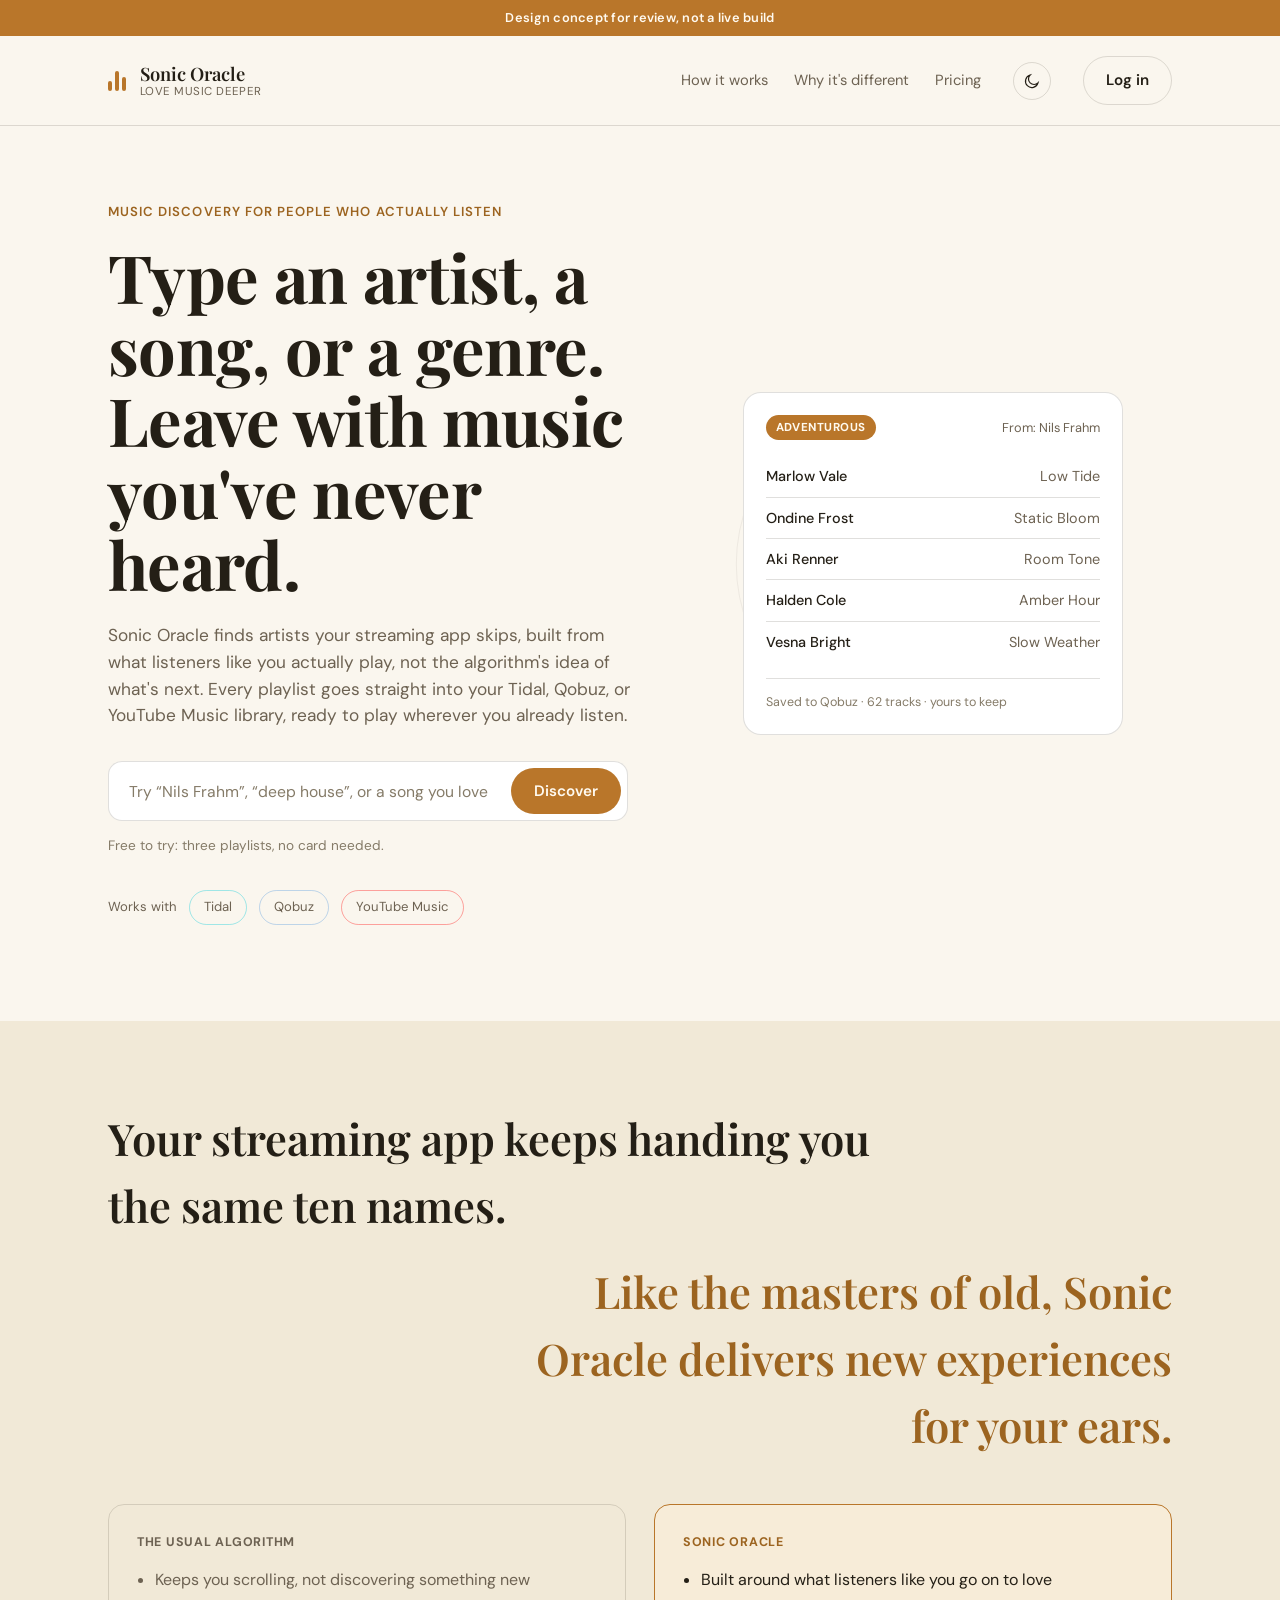
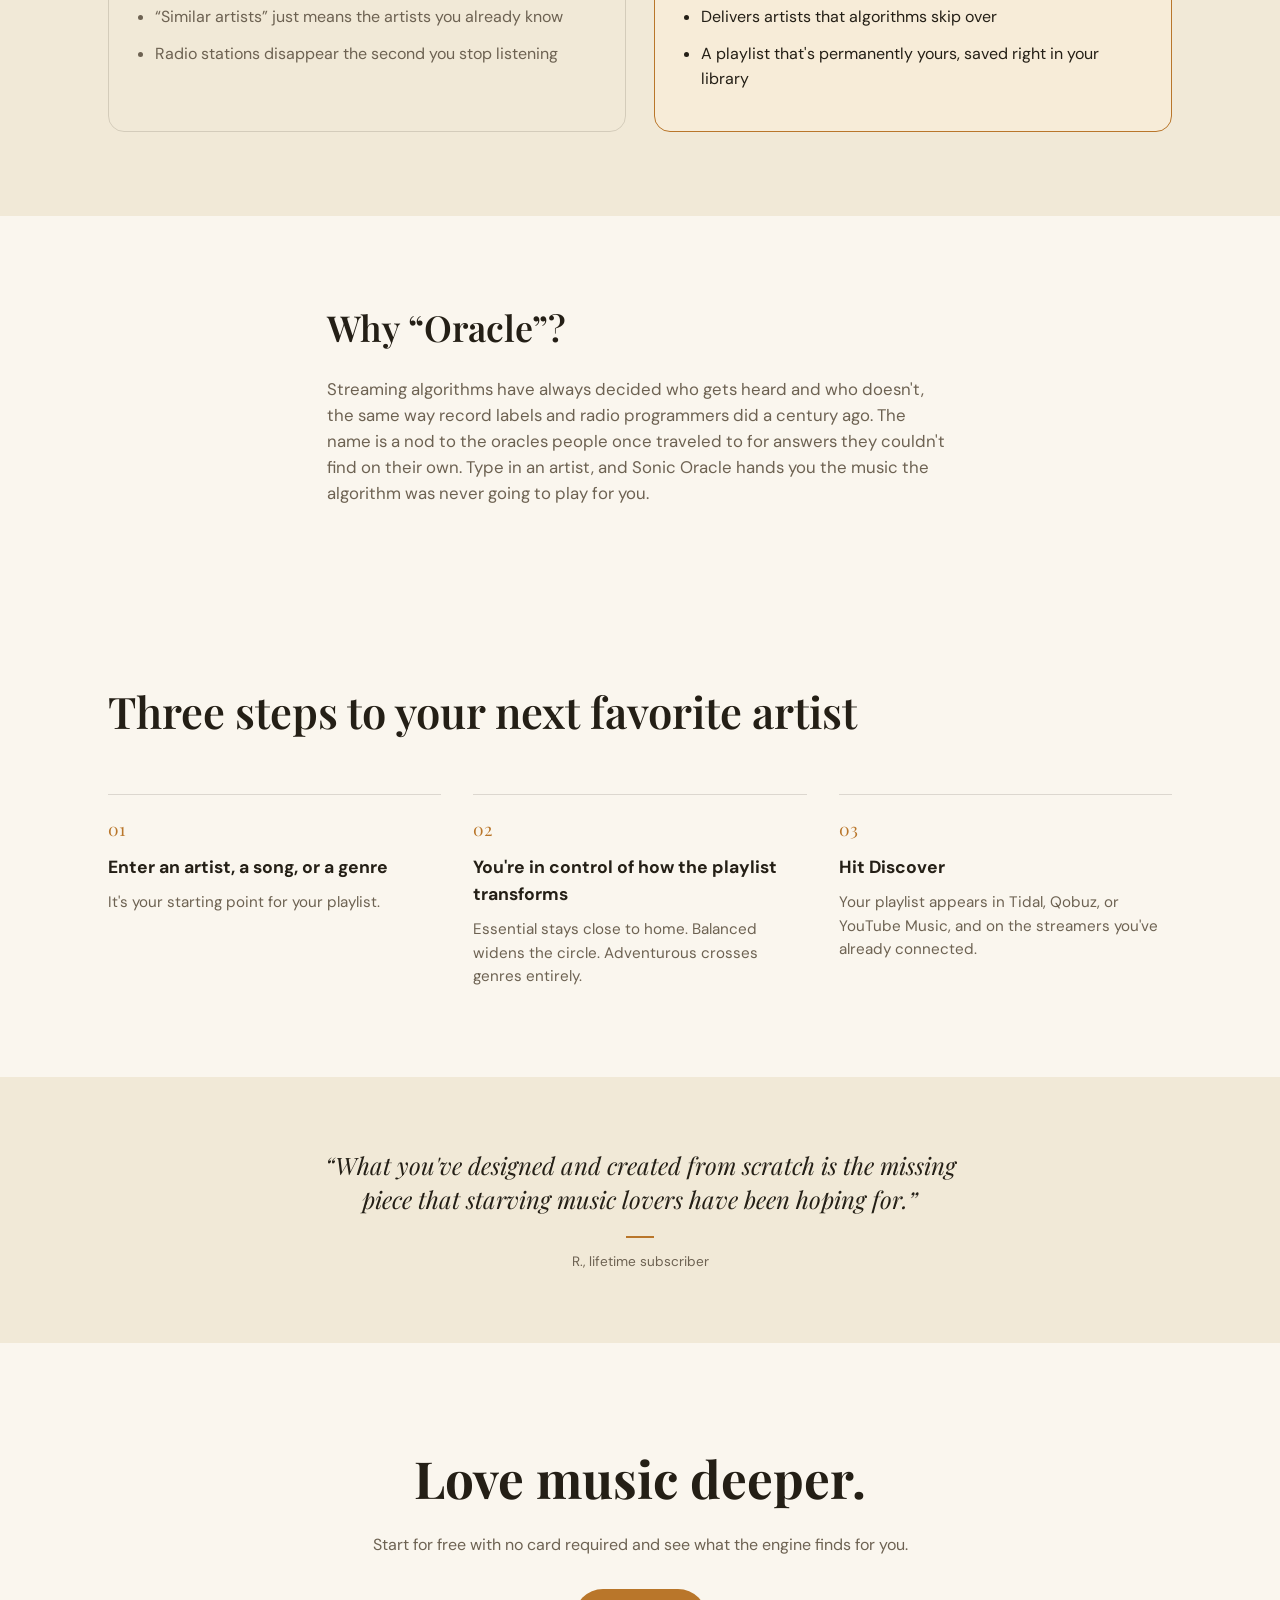
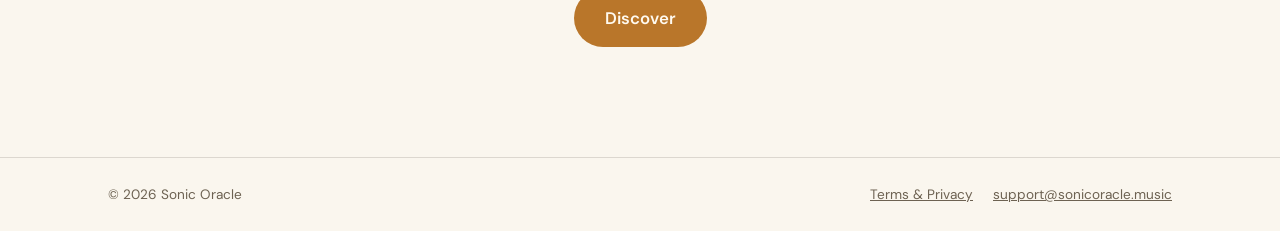
<file: versions/v4/index.html>
<!DOCTYPE html>
<html lang="en">
<head>
<meta charset="UTF-8">
<meta name="viewport" content="width=device-width, initial-scale=1.0">
<title>Sonic Oracle: Love Music Deeper (homepage mockup)</title>
<link rel="preconnect" href="https://fonts.googleapis.com">
<link rel="preconnect" href="https://fonts.gstatic.com" crossorigin>
<link href="https://fonts.googleapis.com/css2?family=Playfair+Display:ital,wght@0,500;0,600;0,700;0,800;1,500;1,600&family=DM+Sans:wght@400;500;600;700&display=swap" rel="stylesheet">
<link rel="stylesheet" href="style.css">
<script>
(function () {
  try {
    var stored = localStorage.getItem("sonic-oracle-theme");
    var theme = stored || (window.matchMedia("(prefers-color-scheme: light)").matches ? "light" : "dark");
    document.documentElement.setAttribute("data-theme", theme);
  } catch (e) {}
})();
</script>
</head>
<body>

<div class="concept-tag">Design concept for review, not a live build</div>

<header class="site-header">
  <div class="wrap header-inner">
    <div class="brand">
      <span class="brand-mark" aria-hidden="true">
        <span></span><span></span><span></span>
      </span>
      <div class="brand-text">
        <span class="brand-name">Sonic&nbsp;Oracle</span>
        <span class="brand-tagline">Love Music Deeper</span>
      </div>
    </div>
    <nav class="site-nav" aria-label="Primary">
      <a href="#how-it-works">How it works</a>
      <a href="#difference">Why it's different</a>
      <a href="#pricing">Pricing</a>
    </nav>
    <button type="button" class="theme-toggle" id="themeToggle" aria-label="Switch to light mode" aria-pressed="false">
      <svg class="icon-sun" viewBox="0 0 24 24" fill="none" stroke="currentColor" stroke-width="1.6" aria-hidden="true">
        <circle cx="12" cy="12" r="4.2"></circle>
        <path d="M12 2.5v2.4M12 19.1v2.4M4.2 4.2l1.7 1.7M18.1 18.1l1.7 1.7M2.5 12h2.4M19.1 12h2.4M4.2 19.8l1.7-1.7M18.1 5.9l1.7-1.7"></path>
      </svg>
      <svg class="icon-moon" viewBox="0 0 24 24" fill="none" stroke="currentColor" stroke-width="1.6" aria-hidden="true">
        <path d="M20 14.5A8.5 8.5 0 1 1 9.5 4a6.6 6.6 0 1 0 10.5 10.5Z"></path>
      </svg>
    </button>
    <a class="btn btn-ghost" href="#pricing">Log in</a>
  </div>
</header>

<main>

  <section class="hero" data-reveal>
    <div class="wrap hero-inner">
      <div class="hero-copy">
        <p class="eyebrow">Music discovery for people who actually listen</p>
        <h1>Type an artist, a song, or a genre.<br>Leave with music you've never heard.</h1>
        <p class="hero-sub">Sonic Oracle finds artists your streaming app skips, built from what listeners like you actually play, not the algorithm's idea of what's next. Every playlist goes straight into your Tidal, Qobuz, or YouTube Music library, ready to play wherever you already listen.</p>

        <form class="discover-box" onsubmit="return false;">
          <label class="visually-hidden" for="seed">Search an artist, song, or genre</label>
          <input id="seed" type="text" placeholder="Try &ldquo;Nils Frahm&rdquo;, &ldquo;deep house&rdquo;, or a song you love">
          <button type="submit" class="btn btn-primary">Discover</button>
        </form>

        <p class="hero-fineprint">Free to try: three playlists, no card needed.</p>

        <div class="platform-row" aria-label="Works with">
          <span class="platform-label">Works with</span>
          <a class="chip chip-tidal" href="https://tidal.com" target="_blank" rel="noopener noreferrer">Tidal</a>
          <a class="chip chip-qobuz" href="https://www.qobuz.com" target="_blank" rel="noopener noreferrer">Qobuz</a>
          <a class="chip chip-youtube" href="https://music.youtube.com" target="_blank" rel="noopener noreferrer">YouTube Music</a>
        </div>
      </div>

      <div class="hero-visual" aria-hidden="true">
        <div class="result-card">
          <div class="result-card-head">
            <span class="dial dial-adventurous">Adventurous</span>
            <span class="result-card-seed">From: Nils Frahm</span>
          </div>
          <ul class="track-list">
            <li><span class="track-name">Marlow Vale</span><span class="track-title">Low Tide</span></li>
            <li><span class="track-name">Ondine Frost</span><span class="track-title">Static Bloom</span></li>
            <li><span class="track-name">Aki Renner</span><span class="track-title">Room Tone</span></li>
            <li><span class="track-name">Halden Cole</span><span class="track-title">Amber Hour</span></li>
            <li><span class="track-name">Vesna Bright</span><span class="track-title">Slow Weather</span></li>
          </ul>
          <div class="result-card-foot">Saved to Qobuz &middot; 62 tracks &middot; yours to keep</div>
        </div>
        <div class="vinyl" aria-hidden="true"></div>
      </div>
    </div>
  </section>

  <section class="difference" id="difference" data-reveal>
    <div class="wrap">
      <h2>
        <span class="difference-heading-main">Your streaming app keeps handing you the same ten names.</span>
        <span class="difference-heading-echo" data-reveal>Like the masters of old, Sonic Oracle delivers new experiences for your ears.</span>
      </h2>
      <div class="difference-grid">
        <div class="difference-col difference-col-old">
          <p class="difference-label">The usual algorithm</p>
          <ul>
            <li>Keeps you scrolling, not discovering something new</li>
            <li>&ldquo;Similar artists&rdquo; just means the artists you already know</li>
            <li>Radio stations disappear the second you stop listening</li>
          </ul>
        </div>
        <div class="difference-col difference-col-new">
          <p class="difference-label">Sonic Oracle</p>
          <ul>
            <li>Built around what listeners like you go on to love</li>
            <li>Delivers artists that algorithms skip over</li>
            <li>A playlist that's permanently yours, saved right in your library</li>
          </ul>
        </div>
      </div>
    </div>
  </section>

  <section class="why-oracle" id="why-oracle" data-reveal>
    <div class="wrap why-oracle-inner">
      <h2>Why &ldquo;Oracle&rdquo;?</h2>
      <p>Streaming algorithms have always decided who gets heard and who doesn't, the same way record labels and radio programmers did a century ago. The name is a nod to the oracles people once traveled to for answers they couldn't find on their own. Type in an artist, and Sonic Oracle hands you the music the algorithm was never going to play for you.</p>
    </div>
  </section>

  <section class="how-it-works" id="how-it-works" data-reveal>
    <div class="wrap">
      <h2>Three steps to your next favorite artist</h2>
      <ol class="steps">
        <li>
          <span class="step-num">01</span>
          <h3>Enter an artist, a song, or a genre</h3>
          <p>It's your starting point for your playlist.</p>
        </li>
        <li>
          <span class="step-num">02</span>
          <h3>You're in control of how the playlist transforms</h3>
          <p>Essential stays close to home. Balanced widens the circle. Adventurous crosses genres entirely.</p>
        </li>
        <li>
          <span class="step-num">03</span>
          <h3>Hit Discover</h3>
          <p>Your playlist appears in Tidal, Qobuz, or YouTube Music, and on the streamers you've already connected.</p>
        </li>
      </ol>
    </div>
  </section>

  <section class="proof" data-reveal>
    <div class="wrap proof-inner">
      <blockquote>
        &ldquo;What you've designed and created from scratch is the missing piece that starving music lovers have been hoping for.&rdquo;
        <cite>R., lifetime subscriber</cite>
      </blockquote>
    </div>
  </section>

  <section class="final-cta" id="pricing" data-reveal>
    <div class="wrap final-cta-inner">
      <h2>Love music deeper.</h2>
      <p>Start for free with no card required and see what the engine finds for you.</p>
      <a href="#" class="btn btn-primary btn-large">Discover</a>
    </div>
  </section>

</main>

<footer class="site-footer">
  <div class="wrap footer-inner">
    <span>&copy; 2026 Sonic Oracle</span>
    <span class="footer-links">
      <a href="#">Terms &amp; Privacy</a>
      <a href="mailto:support@sonicoracle.music">support@sonicoracle.music</a>
    </span>
  </div>
</footer>

<script src="script.js" defer></script>
</body>
</html>
</file>
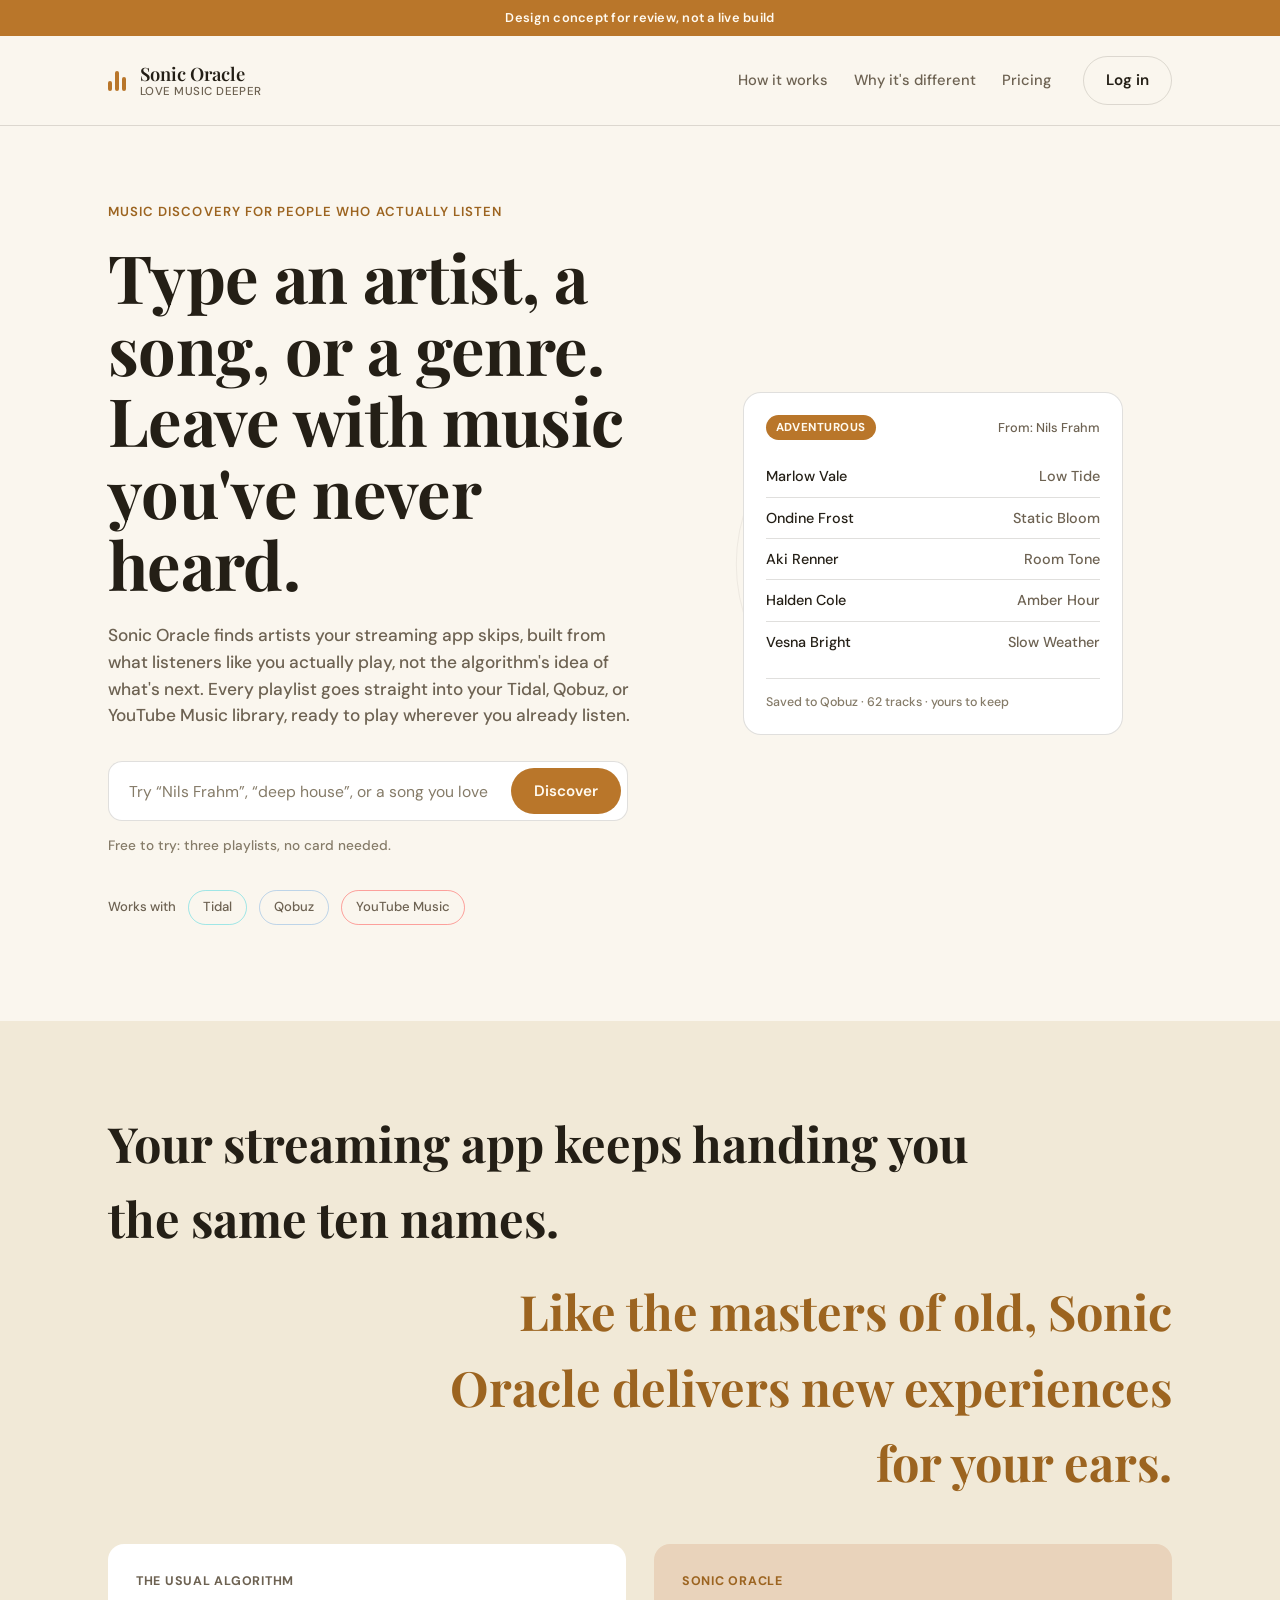
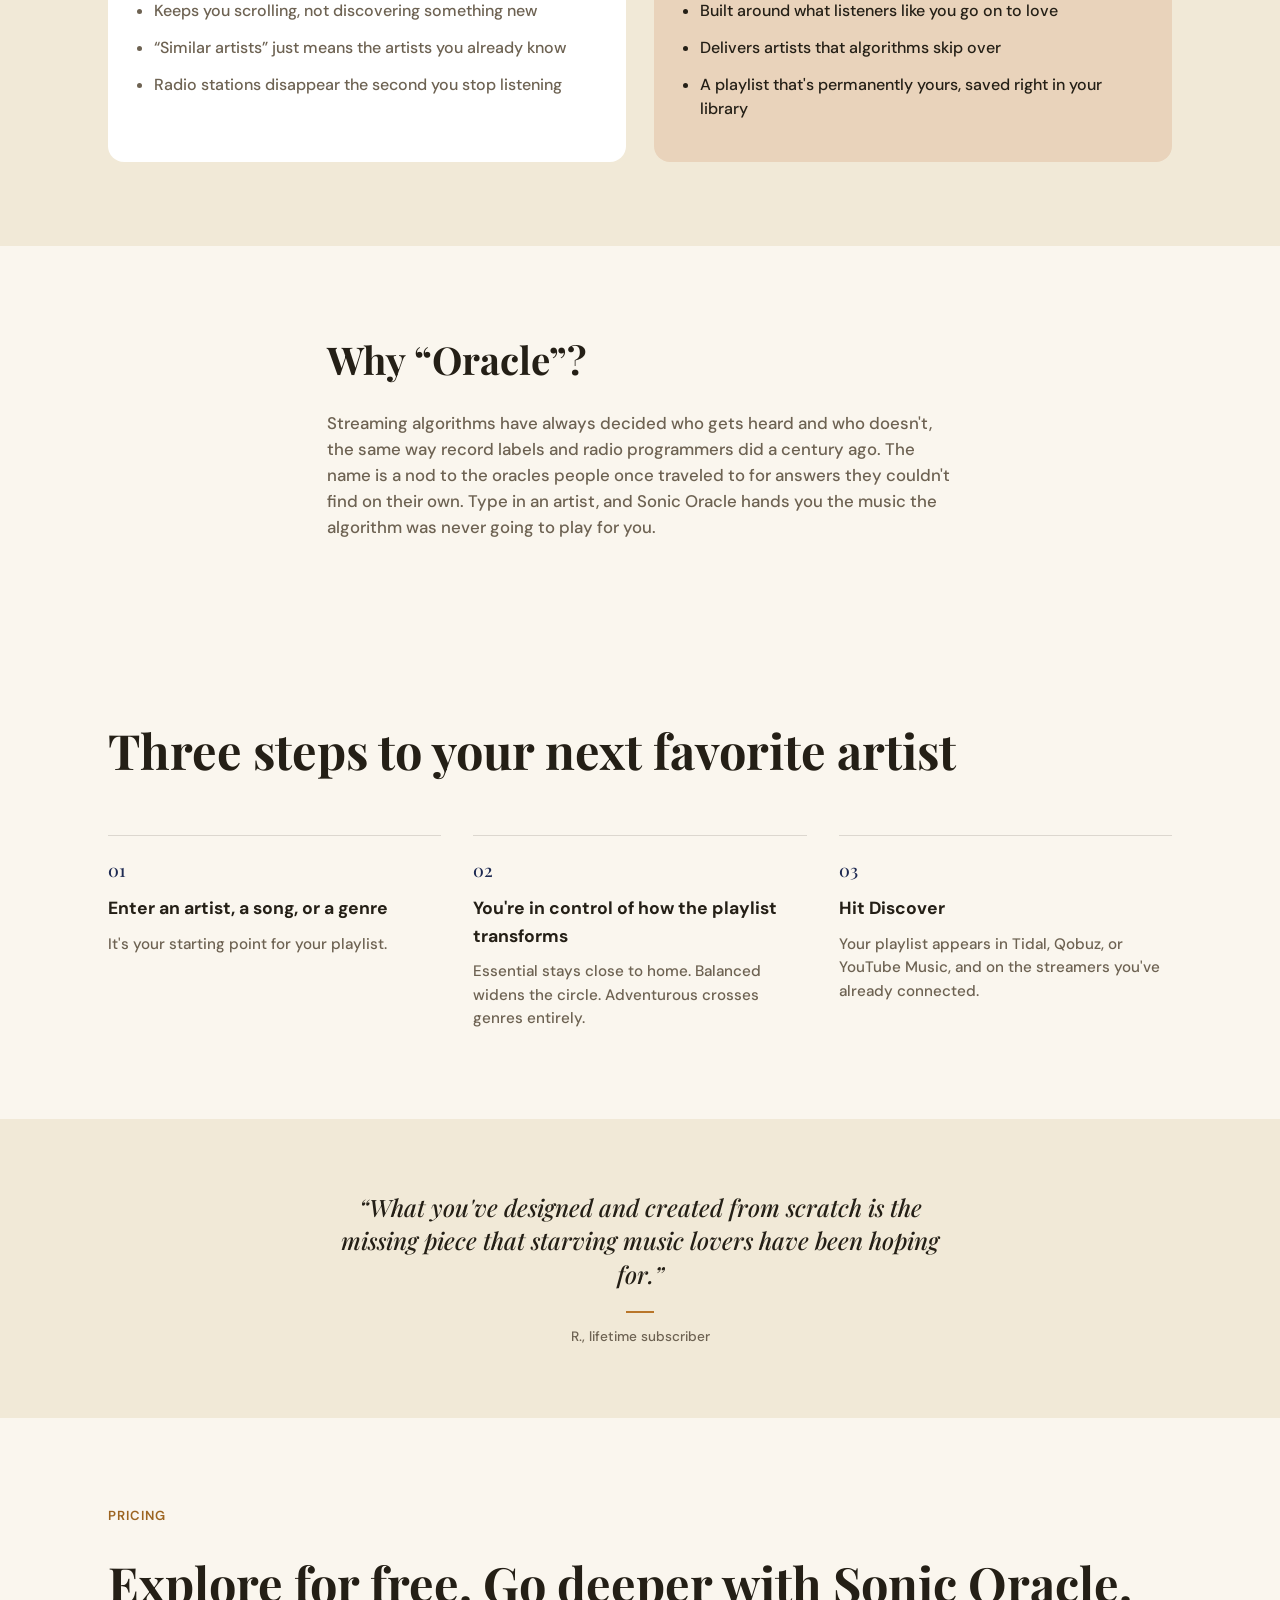
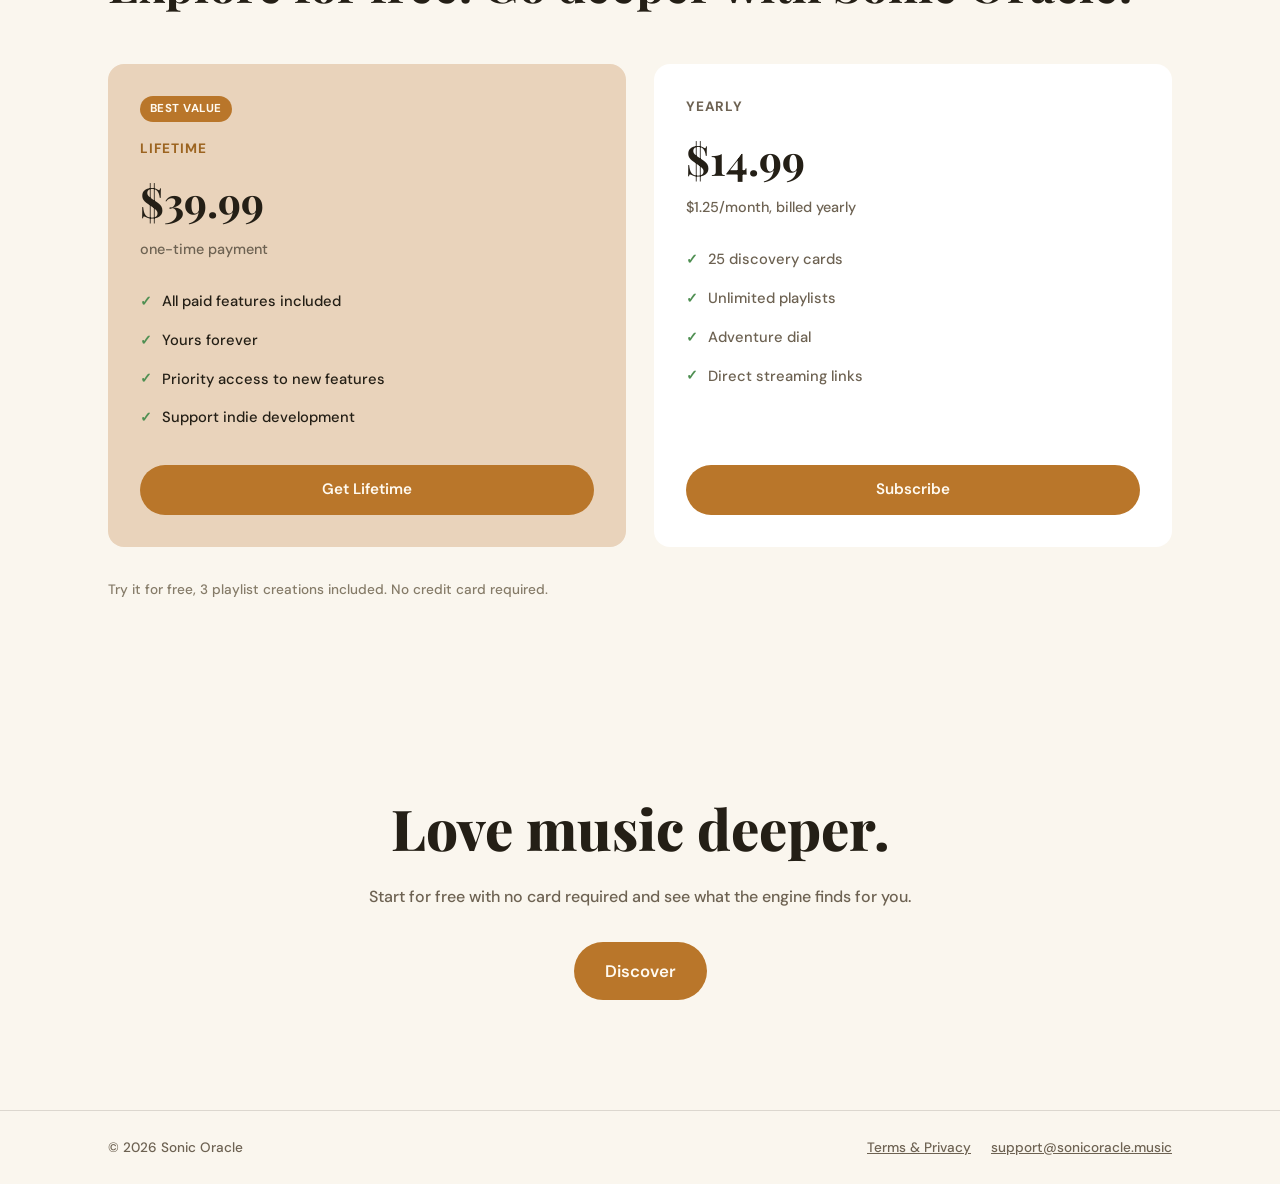
<file: versions/v5/index.html>
<!DOCTYPE html>
<html lang="en">
<head>
<meta charset="UTF-8">
<meta name="viewport" content="width=device-width, initial-scale=1.0">
<title>Sonic Oracle: Love Music Deeper (homepage mockup)</title>
<link rel="icon" type="image/png" href="favicon.png">
<link rel="apple-touch-icon" href="favicon.png">
<link rel="preconnect" href="https://fonts.googleapis.com">
<link rel="preconnect" href="https://fonts.gstatic.com" crossorigin>
<link href="https://fonts.googleapis.com/css2?family=Playfair+Display:ital,wght@0,500;0,600;0,700;0,800;1,500;1,600&family=DM+Sans:wght@400;500;600;700&display=swap" rel="stylesheet">
<link rel="stylesheet" href="style.css">
<!--
  v4.5: dark mode is intentionally disabled while we tune the light theme
  (see NOTES.md). Forcing data-theme="light" here instead of running the
  old localStorage/prefers-color-scheme detection below, which is kept
  commented out so it's a one-line job to re-enable later.
-->
<script>
(function () {
  document.documentElement.setAttribute("data-theme", "light");
})();
/*
(function () {
  try {
    var stored = localStorage.getItem("sonic-oracle-theme");
    var theme = stored || (window.matchMedia("(prefers-color-scheme: light)").matches ? "light" : "dark");
    document.documentElement.setAttribute("data-theme", theme);
  } catch (e) {}
})();
*/
</script>
</head>
<body>

<div class="concept-tag">Design concept for review, not a live build</div>

<header class="site-header">
  <div class="wrap header-inner">
    <div class="brand">
      <span class="brand-mark" aria-hidden="true">
        <span></span><span></span><span></span>
      </span>
      <div class="brand-text">
        <span class="brand-name">Sonic&nbsp;Oracle</span>
        <span class="brand-tagline">Love Music Deeper</span>
      </div>
    </div>
    <nav class="site-nav" aria-label="Primary">
      <a href="#how-it-works">How it works</a>
      <a href="#difference">Why it's different</a>
      <a href="#pricing">Pricing</a>
    </nav>
    <!--
      v4.5: light/dark toggle disabled (light-only version). Markup kept
      commented out so re-enabling later is a straight uncomment; see
      NOTES.md and the matching comment in script.js.
    <button type="button" class="theme-toggle" id="themeToggle" aria-label="Switch to light mode" aria-pressed="false">
      <svg class="icon-sun" viewBox="0 0 24 24" fill="none" stroke="currentColor" stroke-width="1.6" aria-hidden="true">
        <circle cx="12" cy="12" r="4.2"></circle>
        <path d="M12 2.5v2.4M12 19.1v2.4M4.2 4.2l1.7 1.7M18.1 18.1l1.7 1.7M2.5 12h2.4M19.1 12h2.4M4.2 19.8l1.7-1.7M18.1 5.9l1.7-1.7"></path>
      </svg>
      <svg class="icon-moon" viewBox="0 0 24 24" fill="none" stroke="currentColor" stroke-width="1.6" aria-hidden="true">
        <path d="M20 14.5A8.5 8.5 0 1 1 9.5 4a6.6 6.6 0 1 0 10.5 10.5Z"></path>
      </svg>
    </button>
    -->
    <a class="btn btn-ghost" href="#pricing">Log in</a>
  </div>
</header>

<main>

  <section class="hero" data-reveal>
    <div class="wrap hero-inner">
      <div class="hero-copy">
        <p class="eyebrow">Music discovery for people who actually listen</p>
        <h1>Type an artist, a song, or a genre.<br>Leave with music you've never heard.</h1>
        <p class="hero-sub">Sonic Oracle finds artists your streaming app skips, built from what listeners like you actually play, not the algorithm's idea of what's next. Every playlist goes straight into your Tidal, Qobuz, or YouTube Music library, ready to play wherever you already listen.</p>

        <form class="discover-box" onsubmit="return false;">
          <label class="visually-hidden" for="seed">Search an artist, song, or genre</label>
          <input id="seed" type="text" placeholder="Try &ldquo;Nils Frahm&rdquo;, &ldquo;deep house&rdquo;, or a song you love">
          <button type="submit" class="btn btn-primary">Discover</button>
        </form>

        <p class="hero-fineprint">Free to try: three playlists, no card needed.</p>

        <div class="platform-row" aria-label="Works with">
          <span class="platform-label">Works with</span>
          <a class="chip chip-tidal" href="https://tidal.com" target="_blank" rel="noopener noreferrer">Tidal</a>
          <a class="chip chip-qobuz" href="https://www.qobuz.com" target="_blank" rel="noopener noreferrer">Qobuz</a>
          <a class="chip chip-youtube" href="https://music.youtube.com" target="_blank" rel="noopener noreferrer">YouTube Music</a>
        </div>
      </div>

      <div class="hero-visual" aria-hidden="true">
        <div class="result-card">
          <div class="result-card-head">
            <span class="dial dial-adventurous">Adventurous</span>
            <span class="result-card-seed">From: Nils Frahm</span>
          </div>
          <ul class="track-list">
            <li><span class="track-name">Marlow Vale</span><span class="track-title">Low Tide</span></li>
            <li><span class="track-name">Ondine Frost</span><span class="track-title">Static Bloom</span></li>
            <li><span class="track-name">Aki Renner</span><span class="track-title">Room Tone</span></li>
            <li><span class="track-name">Halden Cole</span><span class="track-title">Amber Hour</span></li>
            <li><span class="track-name">Vesna Bright</span><span class="track-title">Slow Weather</span></li>
          </ul>
          <div class="result-card-foot">Saved to Qobuz &middot; 62 tracks &middot; yours to keep</div>
        </div>
        <div class="vinyl" aria-hidden="true"></div>
      </div>
    </div>
  </section>

  <section class="difference" id="difference" data-reveal>
    <div class="wrap">
      <h2>
        <span class="difference-heading-main">Your streaming app keeps handing you the same ten names.</span>
        <span class="difference-heading-echo" data-reveal>Like the masters of old, Sonic Oracle delivers new experiences for your ears.</span>
      </h2>
      <div class="difference-grid">
        <div class="difference-col difference-col-old">
          <p class="difference-label">The usual algorithm</p>
          <ul>
            <li>Keeps you scrolling, not discovering something new</li>
            <li>&ldquo;Similar artists&rdquo; just means the artists you already know</li>
            <li>Radio stations disappear the second you stop listening</li>
          </ul>
        </div>
        <div class="difference-col difference-col-new">
          <p class="difference-label">Sonic Oracle</p>
          <ul>
            <li>Built around what listeners like you go on to love</li>
            <li>Delivers artists that algorithms skip over</li>
            <li>A playlist that's permanently yours, saved right in your library</li>
          </ul>
        </div>
      </div>
    </div>
  </section>

  <section class="why-oracle" id="why-oracle" data-reveal>
    <div class="wrap why-oracle-inner">
      <h2>Why &ldquo;Oracle&rdquo;?</h2>
      <p>Streaming algorithms have always decided who gets heard and who doesn't, the same way record labels and radio programmers did a century ago. The name is a nod to the oracles people once traveled to for answers they couldn't find on their own. Type in an artist, and Sonic Oracle hands you the music the algorithm was never going to play for you.</p>
    </div>
  </section>

  <section class="how-it-works" id="how-it-works" data-reveal>
    <div class="wrap">
      <h2>Three steps to your next favorite artist</h2>
      <ol class="steps">
        <li>
          <span class="step-num">01</span>
          <h3>Enter an artist, a song, or a genre</h3>
          <p>It's your starting point for your playlist.</p>
        </li>
        <li>
          <span class="step-num">02</span>
          <h3>You're in control of how the playlist transforms</h3>
          <p>Essential stays close to home. Balanced widens the circle. Adventurous crosses genres entirely.</p>
        </li>
        <li>
          <span class="step-num">03</span>
          <h3>Hit Discover</h3>
          <p>Your playlist appears in Tidal, Qobuz, or YouTube Music, and on the streamers you've already connected.</p>
        </li>
      </ol>
    </div>
  </section>

  <section class="proof" data-reveal>
    <div class="wrap proof-inner">
      <blockquote>
        &ldquo;What you've designed and created from scratch is the missing piece that starving music lovers have been hoping for.&rdquo;
        <cite>R., lifetime subscriber</cite>
      </blockquote>
    </div>
  </section>

  <section class="pricing" id="pricing" data-reveal>
    <div class="wrap">
      <p class="eyebrow">Pricing</p>
      <h2>Explore for free. Go deeper with Sonic Oracle.</h2>
      <div class="pricing-grid">
        <div class="pricing-card pricing-card-featured">
          <p class="pricing-badge">Best value</p>
          <p class="pricing-plan">Lifetime</p>
          <p class="pricing-price"><span class="pricing-amount">$39.99</span></p>
          <p class="pricing-note">one-time payment</p>
          <ul class="pricing-features">
            <li>All paid features included</li>
            <li>Yours forever</li>
            <li>Priority access to new features</li>
            <li>Support indie development</li>
          </ul>
          <a href="#" class="btn btn-primary pricing-btn">Get Lifetime</a>
        </div>
        <div class="pricing-card">
          <p class="pricing-plan">Yearly</p>
          <p class="pricing-price"><span class="pricing-amount">$14.99</span></p>
          <p class="pricing-note">$1.25/month, billed yearly</p>
          <ul class="pricing-features">
            <li>25 discovery cards</li>
            <li>Unlimited playlists</li>
            <li>Adventure dial</li>
            <li>Direct streaming links</li>
          </ul>
          <a href="#" class="btn btn-primary pricing-btn">Subscribe</a>
        </div>
      </div>
      <p class="pricing-fineprint">Try it for free, 3 playlist creations included. No credit card required.</p>
    </div>
  </section>

  <section class="final-cta" data-reveal>
    <div class="wrap final-cta-inner">
      <h2>Love music deeper.</h2>
      <p>Start for free with no card required and see what the engine finds for you.</p>
      <a href="#" class="btn btn-primary btn-large">Discover</a>
    </div>
  </section>

</main>

<footer class="site-footer">
  <div class="wrap footer-inner">
    <span>&copy; 2026 Sonic Oracle</span>
    <span class="footer-links">
      <a href="#">Terms &amp; Privacy</a>
      <a href="mailto:support@sonicoracle.music">support@sonicoracle.music</a>
    </span>
  </div>
</footer>

<script src="script.js" defer></script>
</body>
</html>
</file>
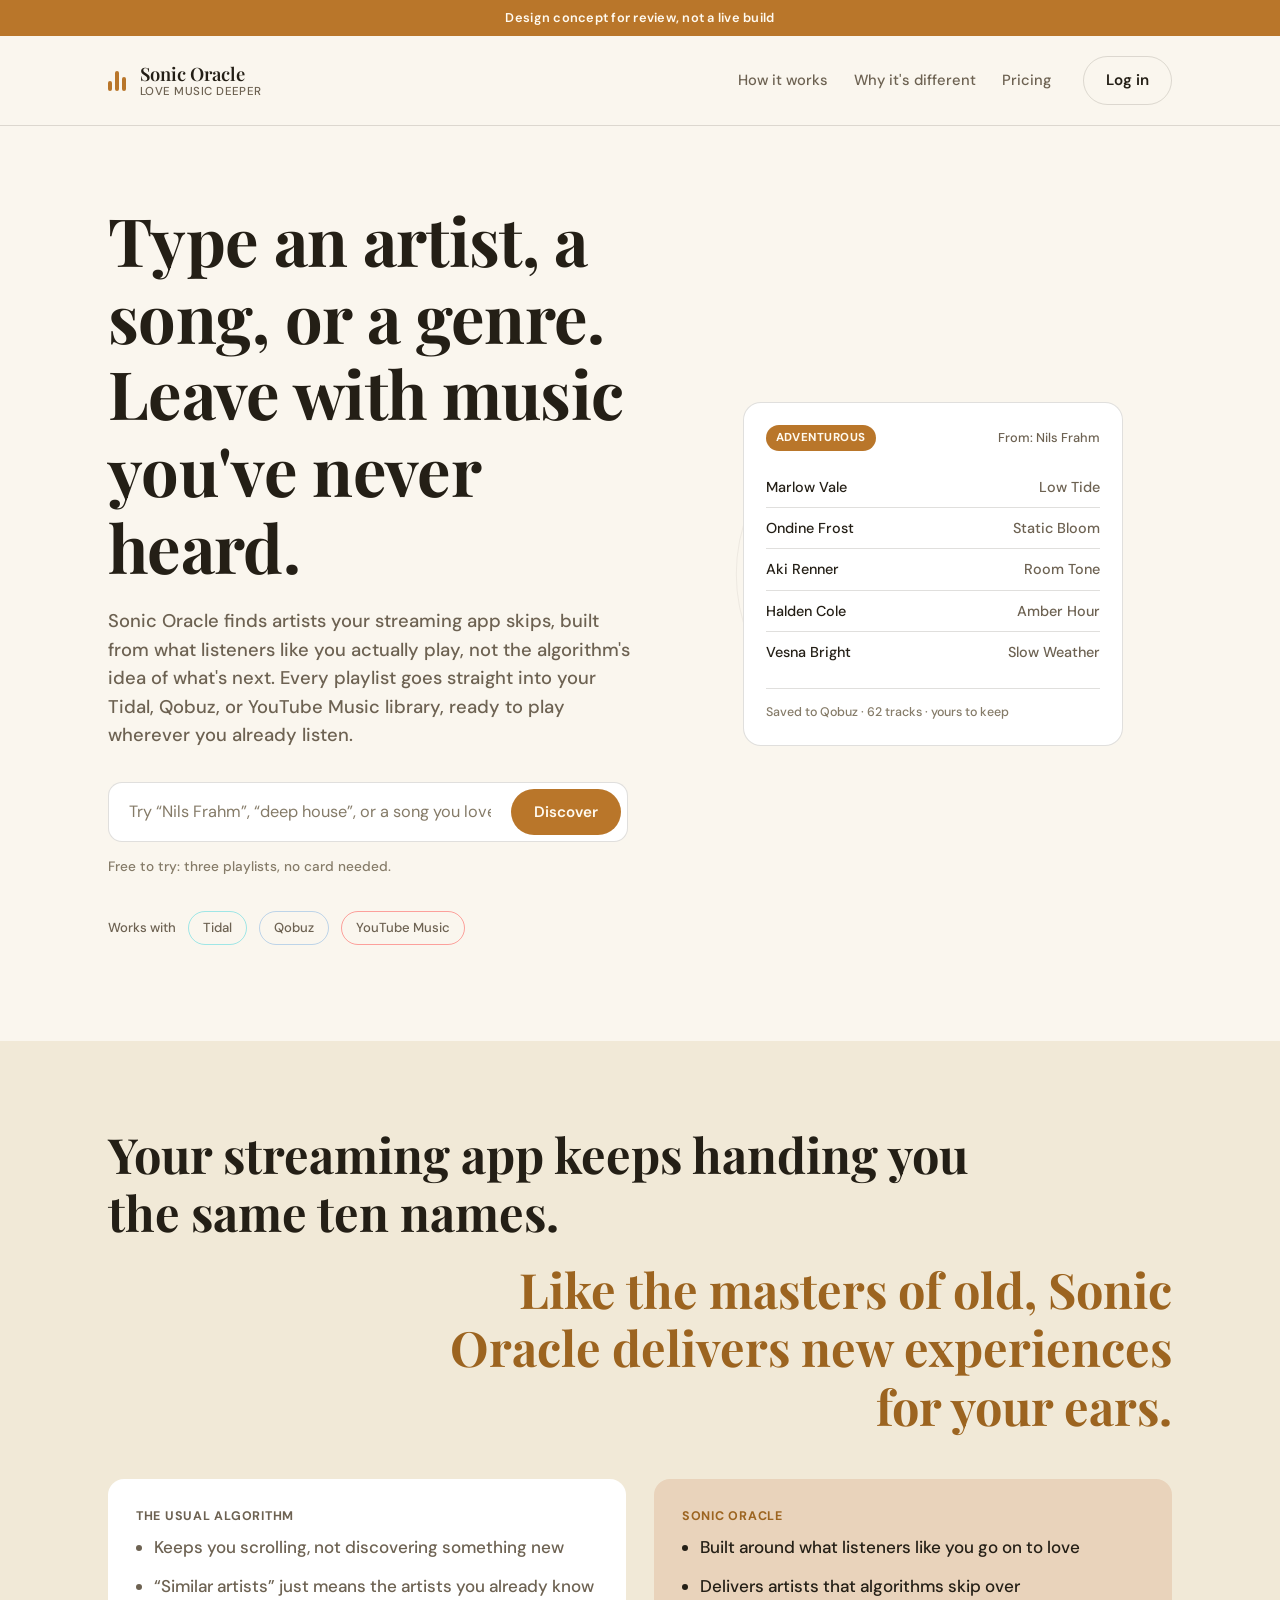
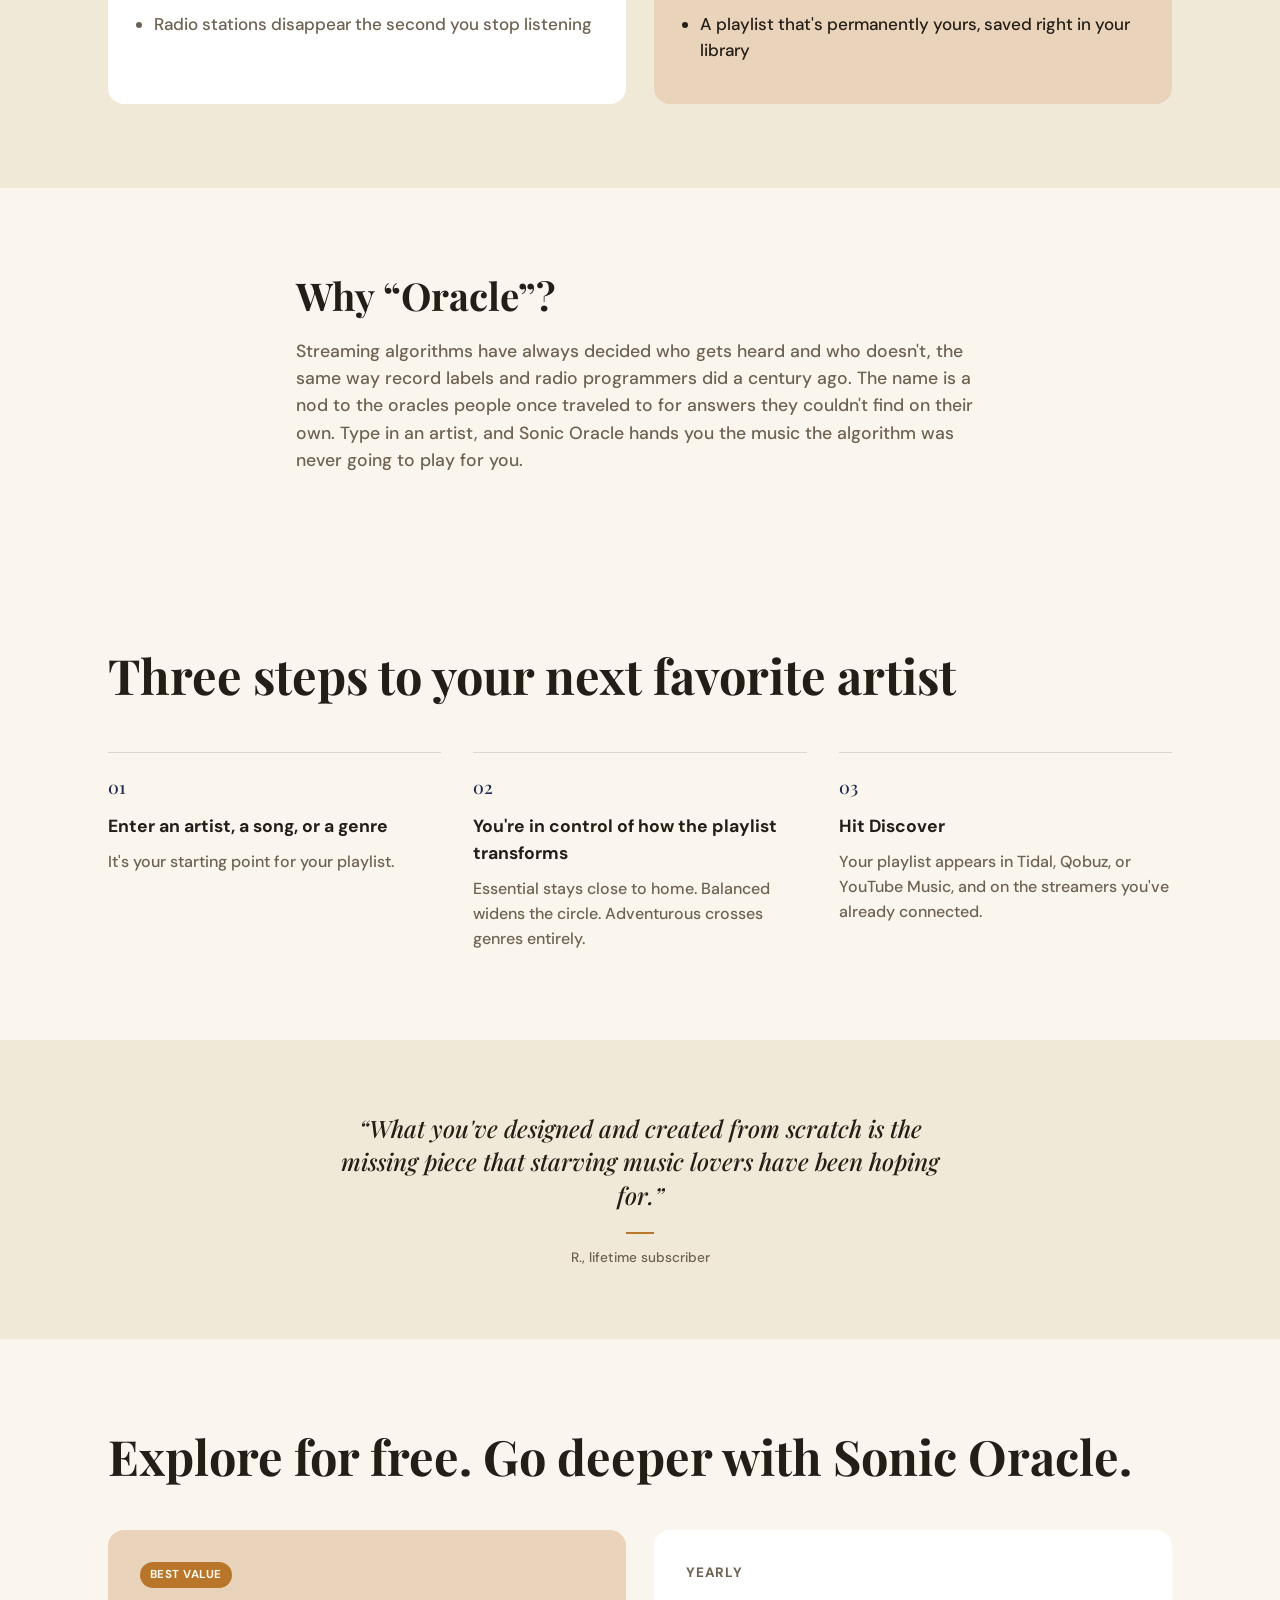
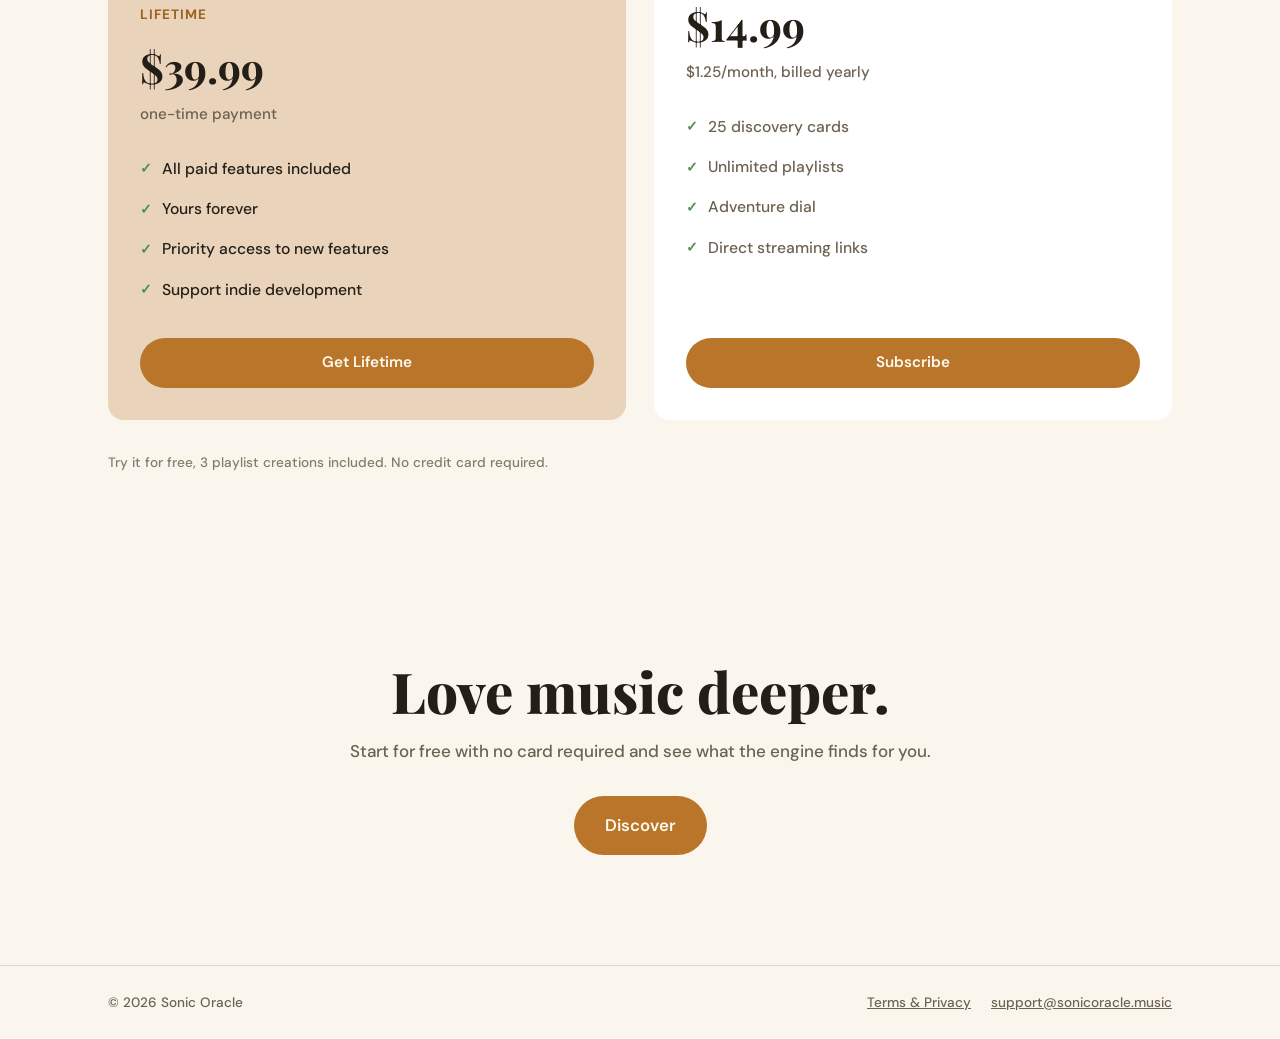
<file: versions/v6/index.html>
<!DOCTYPE html>
<html lang="en">
<head>
<meta charset="UTF-8">
<meta name="viewport" content="width=device-width, initial-scale=1.0">
<title>Sonic Oracle: Love Music Deeper (homepage mockup)</title>
<link rel="icon" type="image/png" href="favicon.png">
<link rel="apple-touch-icon" href="favicon.png">
<link rel="preconnect" href="https://fonts.googleapis.com">
<link rel="preconnect" href="https://fonts.gstatic.com" crossorigin>
<link href="https://fonts.googleapis.com/css2?family=Playfair+Display:ital,wght@0,500;0,600;0,700;0,800;1,500;1,600&family=DM+Sans:wght@400;500;600;700&display=swap" rel="stylesheet">
<link rel="stylesheet" href="style.css">
<!--
  v4.5: dark mode is intentionally disabled while we tune the light theme
  (see NOTES.md). Forcing data-theme="light" here instead of running the
  old localStorage/prefers-color-scheme detection below, which is kept
  commented out so it's a one-line job to re-enable later.
-->
<script>
(function () {
  document.documentElement.setAttribute("data-theme", "light");
})();
/*
(function () {
  try {
    var stored = localStorage.getItem("sonic-oracle-theme");
    var theme = stored || (window.matchMedia("(prefers-color-scheme: light)").matches ? "light" : "dark");
    document.documentElement.setAttribute("data-theme", theme);
  } catch (e) {}
})();
*/
</script>
</head>
<body>

<div class="concept-tag">Design concept for review, not a live build</div>

<header class="site-header">
  <div class="wrap header-inner">
    <div class="brand">
      <span class="brand-mark" aria-hidden="true">
        <span></span><span></span><span></span>
      </span>
      <div class="brand-text">
        <span class="brand-name">Sonic&nbsp;Oracle</span>
        <span class="brand-tagline">Love Music Deeper</span>
      </div>
    </div>
    <nav class="site-nav" aria-label="Primary">
      <a href="#how-it-works">How it works</a>
      <a href="#difference">Why it's different</a>
      <a href="#pricing">Pricing</a>
    </nav>
    <!--
      v4.5: light/dark toggle disabled (light-only version). Markup kept
      commented out so re-enabling later is a straight uncomment; see
      NOTES.md and the matching comment in script.js.
    <button type="button" class="theme-toggle" id="themeToggle" aria-label="Switch to light mode" aria-pressed="false">
      <svg class="icon-sun" viewBox="0 0 24 24" fill="none" stroke="currentColor" stroke-width="1.6" aria-hidden="true">
        <circle cx="12" cy="12" r="4.2"></circle>
        <path d="M12 2.5v2.4M12 19.1v2.4M4.2 4.2l1.7 1.7M18.1 18.1l1.7 1.7M2.5 12h2.4M19.1 12h2.4M4.2 19.8l1.7-1.7M18.1 5.9l1.7-1.7"></path>
      </svg>
      <svg class="icon-moon" viewBox="0 0 24 24" fill="none" stroke="currentColor" stroke-width="1.6" aria-hidden="true">
        <path d="M20 14.5A8.5 8.5 0 1 1 9.5 4a6.6 6.6 0 1 0 10.5 10.5Z"></path>
      </svg>
    </button>
    -->
    <a class="btn btn-ghost" href="#pricing">Log in</a>
  </div>
</header>

<main>

  <section class="hero" data-reveal>
    <div class="wrap hero-inner">
      <div class="hero-copy">
        <h1>Type an artist, a song, or a genre.<br>Leave with music you've never heard.</h1>
        <p class="hero-sub">Sonic Oracle finds artists your streaming app skips, built from what listeners like you actually play, not the algorithm's idea of what's next. Every playlist goes straight into your Tidal, Qobuz, or YouTube Music library, ready to play wherever you already listen.</p>

        <form class="discover-box" onsubmit="return false;">
          <label class="visually-hidden" for="seed">Search an artist, song, or genre</label>
          <input id="seed" type="text" placeholder="Try &ldquo;Nils Frahm&rdquo;, &ldquo;deep house&rdquo;, or a song you love">
          <button type="submit" class="btn btn-primary">Discover</button>
        </form>

        <p class="hero-fineprint">Free to try: three playlists, no card needed.</p>

        <div class="platform-row" aria-label="Works with">
          <span class="platform-label">Works with</span>
          <a class="chip chip-tidal" href="https://tidal.com" target="_blank" rel="noopener noreferrer">Tidal</a>
          <a class="chip chip-qobuz" href="https://www.qobuz.com" target="_blank" rel="noopener noreferrer">Qobuz</a>
          <a class="chip chip-youtube" href="https://music.youtube.com" target="_blank" rel="noopener noreferrer">YouTube Music</a>
        </div>
      </div>

      <div class="hero-visual" aria-hidden="true">
        <div class="result-card">
          <div class="result-card-head">
            <span class="dial dial-adventurous">Adventurous</span>
            <span class="result-card-seed">From: Nils Frahm</span>
          </div>
          <ul class="track-list">
            <li><span class="track-name">Marlow Vale</span><span class="track-title">Low Tide</span></li>
            <li><span class="track-name">Ondine Frost</span><span class="track-title">Static Bloom</span></li>
            <li><span class="track-name">Aki Renner</span><span class="track-title">Room Tone</span></li>
            <li><span class="track-name">Halden Cole</span><span class="track-title">Amber Hour</span></li>
            <li><span class="track-name">Vesna Bright</span><span class="track-title">Slow Weather</span></li>
          </ul>
          <div class="result-card-foot">Saved to Qobuz &middot; 62 tracks &middot; yours to keep</div>
        </div>
        <div class="vinyl" aria-hidden="true"></div>
      </div>
    </div>
  </section>

  <section class="difference" id="difference" data-reveal>
    <div class="wrap">
      <h2>
        <span class="difference-heading-main">Your streaming app keeps handing you the same ten names.</span>
        <span class="difference-heading-echo" data-reveal>Like the masters of old, Sonic Oracle delivers new experiences for your ears.</span>
      </h2>
      <div class="difference-grid">
        <div class="difference-col difference-col-old">
          <p class="difference-label">The usual algorithm</p>
          <ul>
            <li>Keeps you scrolling, not discovering something new</li>
            <li>&ldquo;Similar artists&rdquo; just means the artists you already know</li>
            <li>Radio stations disappear the second you stop listening</li>
          </ul>
        </div>
        <div class="difference-col difference-col-new">
          <p class="difference-label">Sonic Oracle</p>
          <ul>
            <li>Built around what listeners like you go on to love</li>
            <li>Delivers artists that algorithms skip over</li>
            <li>A playlist that's permanently yours, saved right in your library</li>
          </ul>
        </div>
      </div>
    </div>
  </section>

  <section class="why-oracle" id="why-oracle" data-reveal>
    <div class="wrap why-oracle-inner">
      <h2>Why &ldquo;Oracle&rdquo;?</h2>
      <p>Streaming algorithms have always decided who gets heard and who doesn't, the same way record labels and radio programmers did a century ago. The name is a nod to the oracles people once traveled to for answers they couldn't find on their own. Type in an artist, and Sonic Oracle hands you the music the algorithm was never going to play for you.</p>
    </div>
  </section>

  <section class="how-it-works" id="how-it-works" data-reveal>
    <div class="wrap">
      <h2>Three steps to your next favorite artist</h2>
      <ol class="steps">
        <li>
          <span class="step-num">01</span>
          <h3>Enter an artist, a song, or a genre</h3>
          <p>It's your starting point for your playlist.</p>
        </li>
        <li>
          <span class="step-num">02</span>
          <h3>You're in control of how the playlist transforms</h3>
          <p>Essential stays close to home. Balanced widens the circle. Adventurous crosses genres entirely.</p>
        </li>
        <li>
          <span class="step-num">03</span>
          <h3>Hit Discover</h3>
          <p>Your playlist appears in Tidal, Qobuz, or YouTube Music, and on the streamers you've already connected.</p>
        </li>
      </ol>
    </div>
  </section>

  <section class="proof" data-reveal>
    <div class="wrap proof-inner">
      <blockquote>
        &ldquo;What you've designed and created from scratch is the missing piece that starving music lovers have been hoping for.&rdquo;
        <cite>R., lifetime subscriber</cite>
      </blockquote>
    </div>
  </section>

  <section class="pricing" id="pricing" data-reveal>
    <div class="wrap">
      <h2>Explore for free. Go deeper with Sonic Oracle.</h2>
      <div class="pricing-grid">
        <div class="pricing-card pricing-card-featured">
          <p class="pricing-badge">Best value</p>
          <p class="pricing-plan">Lifetime</p>
          <p class="pricing-price"><span class="pricing-amount">$39.99</span></p>
          <p class="pricing-note">one-time payment</p>
          <ul class="pricing-features">
            <li>All paid features included</li>
            <li>Yours forever</li>
            <li>Priority access to new features</li>
            <li>Support indie development</li>
          </ul>
          <a href="#" class="btn btn-primary pricing-btn">Get Lifetime</a>
        </div>
        <div class="pricing-card">
          <p class="pricing-plan">Yearly</p>
          <p class="pricing-price"><span class="pricing-amount">$14.99</span></p>
          <p class="pricing-note">$1.25/month, billed yearly</p>
          <ul class="pricing-features">
            <li>25 discovery cards</li>
            <li>Unlimited playlists</li>
            <li>Adventure dial</li>
            <li>Direct streaming links</li>
          </ul>
          <a href="#" class="btn btn-primary pricing-btn">Subscribe</a>
        </div>
      </div>
      <p class="pricing-fineprint">Try it for free, 3 playlist creations included. No credit card required.</p>
    </div>
  </section>

  <section class="final-cta" data-reveal>
    <div class="wrap final-cta-inner">
      <h2>Love music deeper.</h2>
      <p>Start for free with no card required and see what the engine finds for you.</p>
      <a href="#" class="btn btn-primary btn-large">Discover</a>
    </div>
  </section>

</main>

<footer class="site-footer">
  <div class="wrap footer-inner">
    <span>&copy; 2026 Sonic Oracle</span>
    <span class="footer-links">
      <a href="#">Terms &amp; Privacy</a>
      <a href="mailto:support@sonicoracle.music">support@sonicoracle.music</a>
    </span>
  </div>
</footer>

<script src="script.js" defer></script>
</body>
</html>
</file>
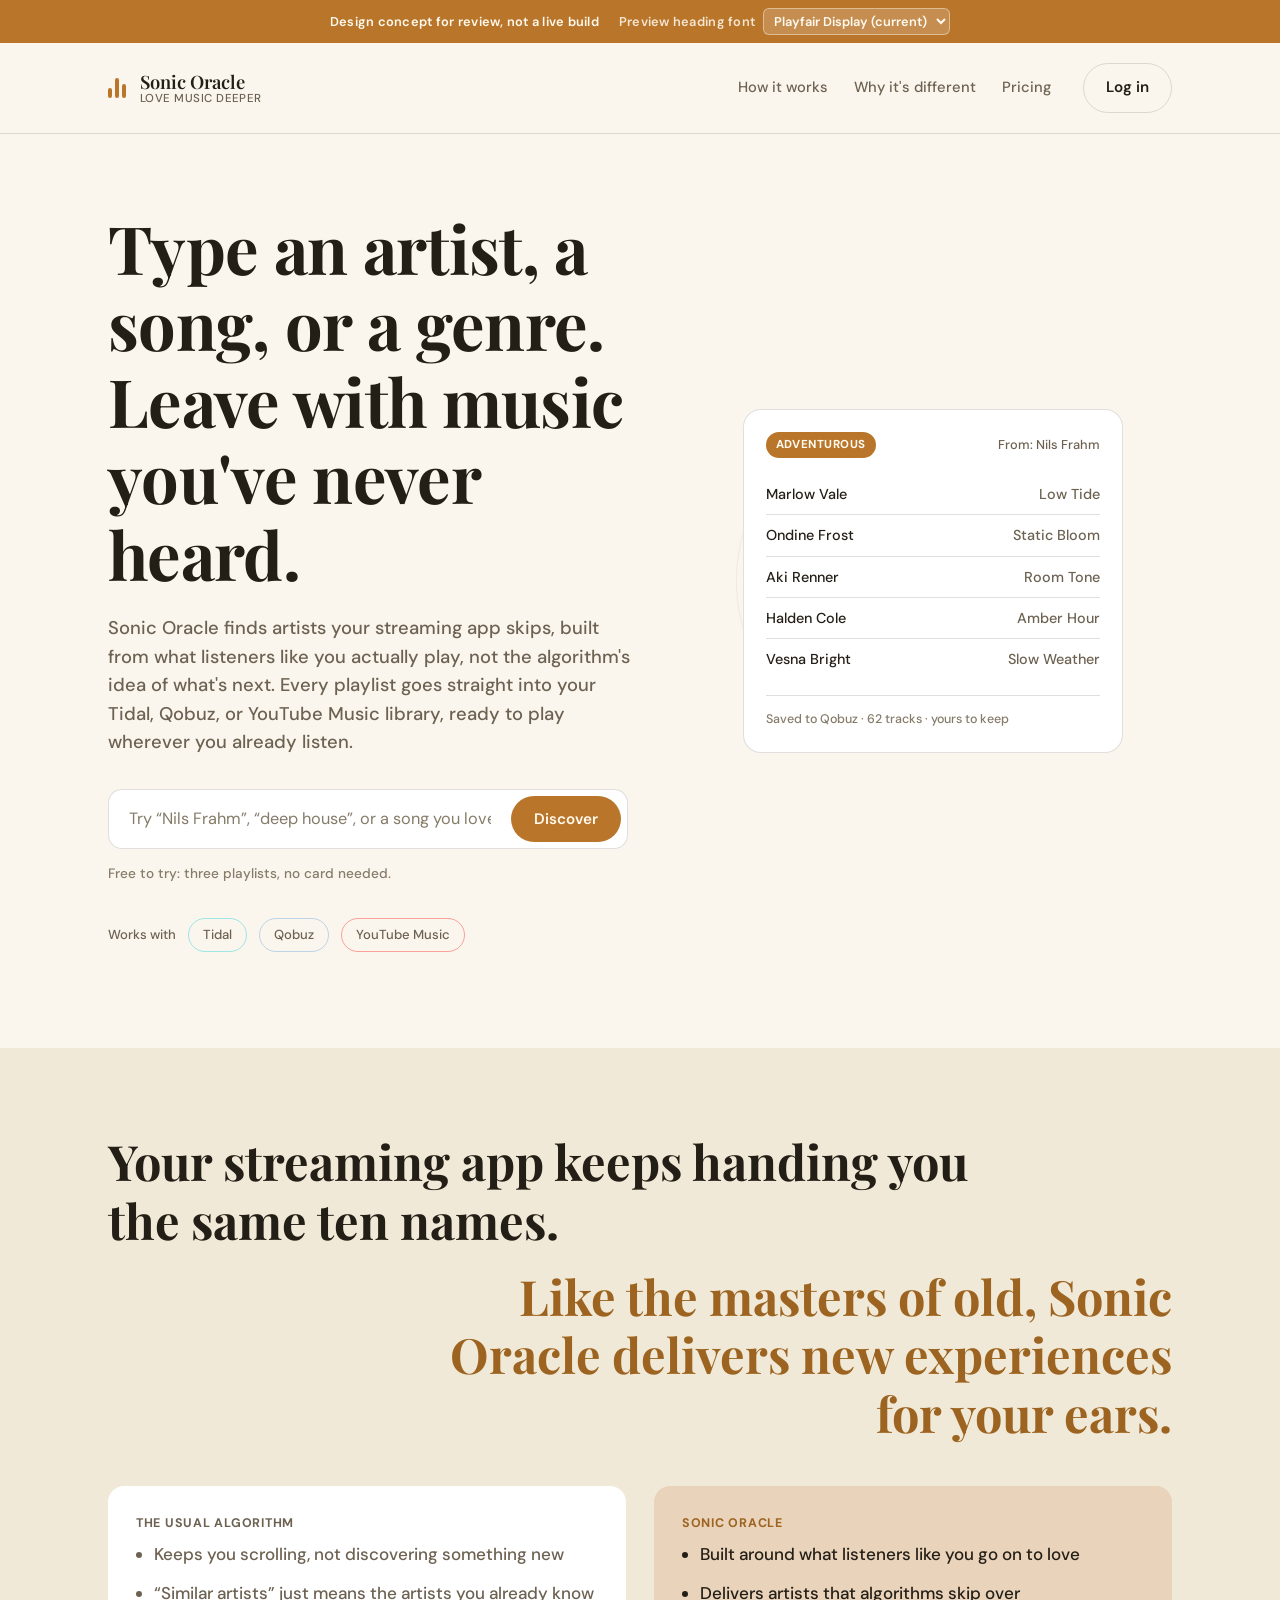
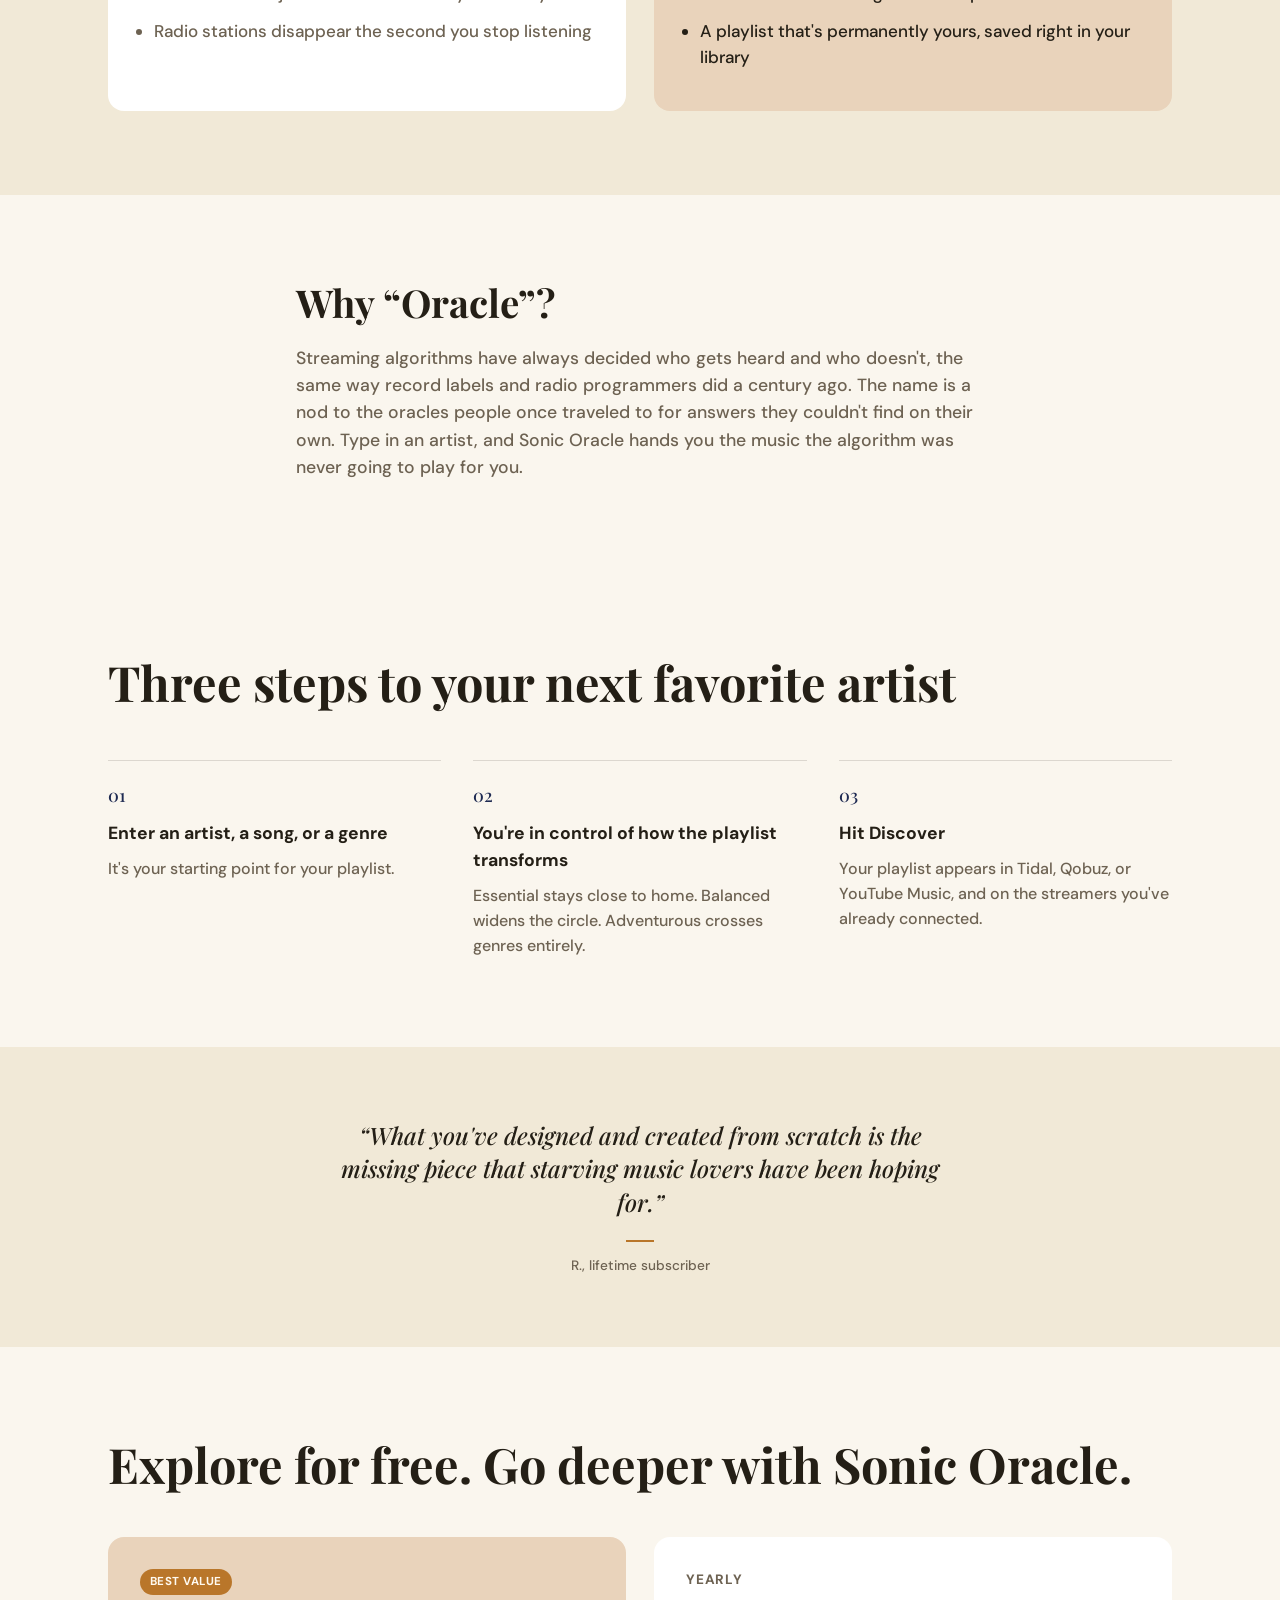
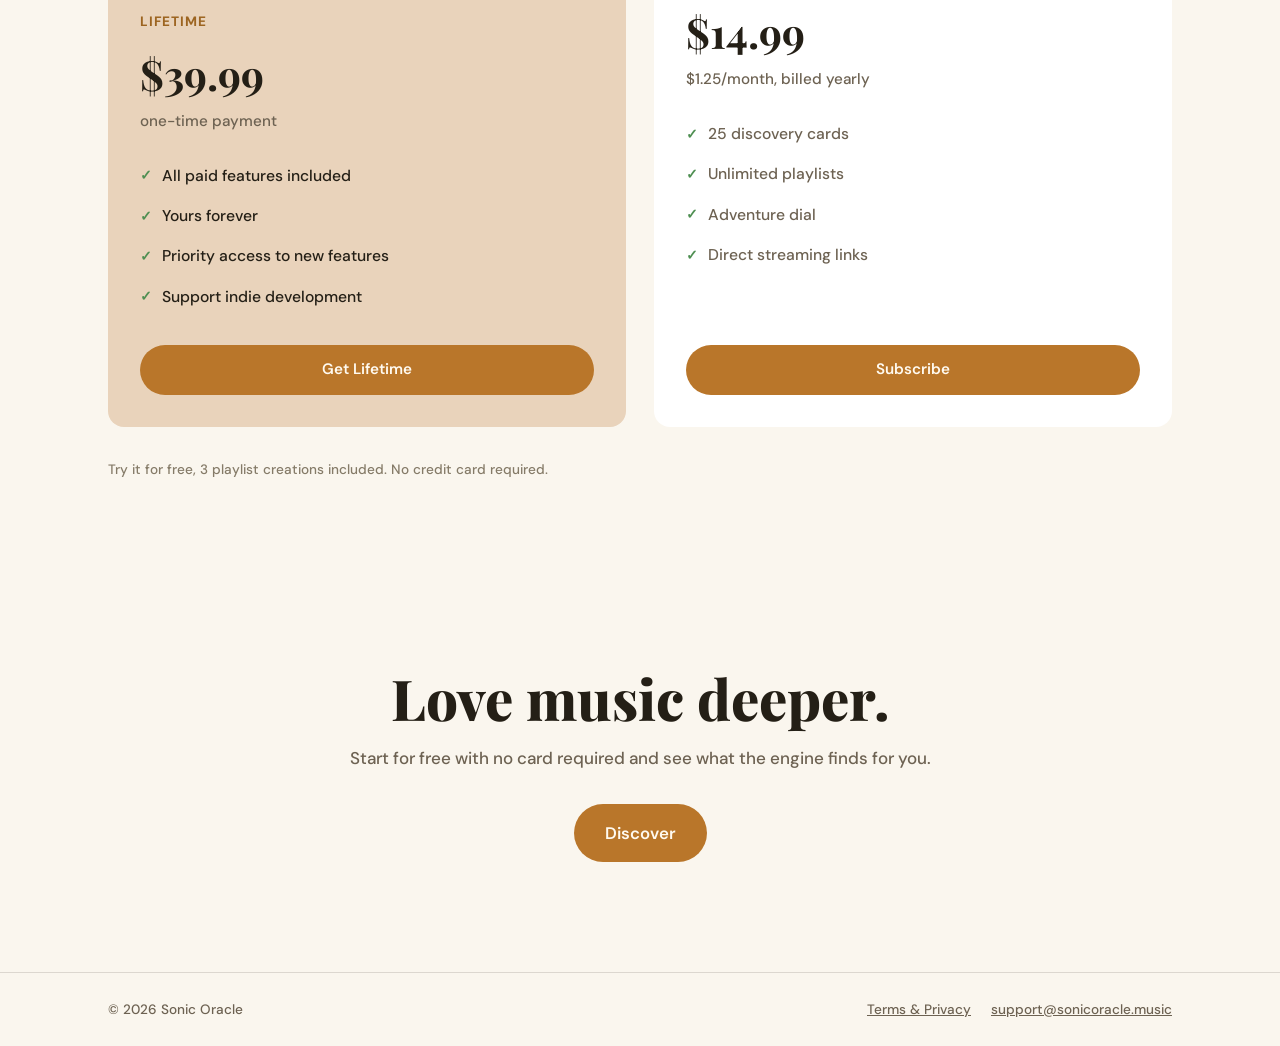
<file: versions/v7/index.html>
<!DOCTYPE html>
<html lang="en">
<head>
<meta charset="UTF-8">
<meta name="viewport" content="width=device-width, initial-scale=1.0">
<title>Sonic Oracle: Love Music Deeper (homepage mockup)</title>
<link rel="icon" type="image/png" href="favicon.png">
<link rel="apple-touch-icon" href="favicon.png">
<link rel="preconnect" href="https://fonts.googleapis.com">
<link rel="preconnect" href="https://fonts.gstatic.com" crossorigin>
<!--
  v6: font-picker shortlist bundled alongside the site fonts (see NOTES.md
  and the #fontPicker control below). All 8 are confirmed live on Google
  Fonts. Scheherazade New and Vesper Libre don't ship an italic style, so
  they're requested as normal-weight-only; the rest match Playfair's
  weight/italic spread closely enough to cover every var(--serif) use
  (h1/h2 bold, brand-name/step-num regular-ish, blockquote italic).
-->
<link href="https://fonts.googleapis.com/css2?family=Playfair+Display:ital,wght@0,500;0,600;0,700;0,800;1,500;1,600&family=DM+Sans:wght@400;500;600;700&family=Cormorant:ital,wght@0,400;0,600;0,700;1,400&family=Cormorant+Garamond:ital,wght@0,400;0,600;0,700;1,400&family=Libertinus+Serif:ital,wght@0,400;0,600;0,700;1,400&family=Scheherazade+New:wght@400;500;600;700&family=Vesper+Libre:wght@400;500;700&family=Wittgenstein:ital,wght@0,400;0,600;0,700;1,400&family=Rasa:ital,wght@0,400;0,600;0,700;1,400&family=Noto+Serif+Display:ital,wght@0,400;0,600;0,700;1,400&display=swap" rel="stylesheet">
<link rel="stylesheet" href="style.css">
<!--
  v4.5: dark mode is intentionally disabled while we tune the light theme
  (see NOTES.md). Forcing data-theme="light" here instead of running the
  old localStorage/prefers-color-scheme detection below, which is kept
  commented out so it's a one-line job to re-enable later.
-->
<script>
(function () {
  document.documentElement.setAttribute("data-theme", "light");
})();
/*
(function () {
  try {
    var stored = localStorage.getItem("sonic-oracle-theme");
    var theme = stored || (window.matchMedia("(prefers-color-scheme: light)").matches ? "light" : "dark");
    document.documentElement.setAttribute("data-theme", theme);
  } catch (e) {}
})();
*/
</script>
</head>
<body>

<div class="concept-tag">
  <span>Design concept for review, not a live build</span>
  <label class="font-picker">
    <span class="font-picker-label">Preview heading font</span>
    <select id="fontPicker">
      <option value="Playfair Display">Playfair Display (current)</option>
      <option value="Cormorant">Cormorant</option>
      <option value="Cormorant Garamond">Cormorant Garamond</option>
      <option value="Libertinus Serif">Libertinus Serif</option>
      <option value="Scheherazade New">Scheherazade New</option>
      <option value="Vesper Libre">Vesper Libre</option>
      <option value="Wittgenstein">Wittgenstein</option>
      <option value="Rasa">Rasa</option>
      <option value="Noto Serif Display">Noto Serif Display</option>
    </select>
  </label>
</div>

<header class="site-header">
  <div class="wrap header-inner">
    <div class="brand">
      <span class="brand-mark" aria-hidden="true">
        <span></span><span></span><span></span>
      </span>
      <div class="brand-text">
        <span class="brand-name">Sonic&nbsp;Oracle</span>
        <span class="brand-tagline">Love Music Deeper</span>
      </div>
    </div>
    <nav class="site-nav" aria-label="Primary">
      <a href="#how-it-works">How it works</a>
      <a href="#difference">Why it's different</a>
      <a href="#pricing">Pricing</a>
    </nav>
    <!--
      v4.5: light/dark toggle disabled (light-only version). Markup kept
      commented out so re-enabling later is a straight uncomment; see
      NOTES.md and the matching comment in script.js.
    <button type="button" class="theme-toggle" id="themeToggle" aria-label="Switch to light mode" aria-pressed="false">
      <svg class="icon-sun" viewBox="0 0 24 24" fill="none" stroke="currentColor" stroke-width="1.6" aria-hidden="true">
        <circle cx="12" cy="12" r="4.2"></circle>
        <path d="M12 2.5v2.4M12 19.1v2.4M4.2 4.2l1.7 1.7M18.1 18.1l1.7 1.7M2.5 12h2.4M19.1 12h2.4M4.2 19.8l1.7-1.7M18.1 5.9l1.7-1.7"></path>
      </svg>
      <svg class="icon-moon" viewBox="0 0 24 24" fill="none" stroke="currentColor" stroke-width="1.6" aria-hidden="true">
        <path d="M20 14.5A8.5 8.5 0 1 1 9.5 4a6.6 6.6 0 1 0 10.5 10.5Z"></path>
      </svg>
    </button>
    -->
    <a class="btn btn-ghost" href="#pricing">Log in</a>
  </div>
</header>

<main>

  <section class="hero" data-reveal>
    <div class="wrap hero-inner">
      <div class="hero-copy">
        <h1>Type an artist, a song, or a genre.<br>Leave with music you've never heard.</h1>
        <p class="hero-sub">Sonic Oracle finds artists your streaming app skips, built from what listeners like you actually play, not the algorithm's idea of what's next. Every playlist goes straight into your Tidal, Qobuz, or YouTube Music library, ready to play wherever you already listen.</p>

        <form class="discover-box" onsubmit="return false;">
          <label class="visually-hidden" for="seed">Search an artist, song, or genre</label>
          <input id="seed" type="text" placeholder="Try &ldquo;Nils Frahm&rdquo;, &ldquo;deep house&rdquo;, or a song you love">
          <button type="submit" class="btn btn-primary">Discover</button>
        </form>

        <p class="hero-fineprint">Free to try: three playlists, no card needed.</p>

        <div class="platform-row" aria-label="Works with">
          <span class="platform-label">Works with</span>
          <a class="chip chip-tidal" href="https://tidal.com" target="_blank" rel="noopener noreferrer">Tidal</a>
          <a class="chip chip-qobuz" href="https://www.qobuz.com" target="_blank" rel="noopener noreferrer">Qobuz</a>
          <a class="chip chip-youtube" href="https://music.youtube.com" target="_blank" rel="noopener noreferrer">YouTube Music</a>
        </div>
      </div>

      <div class="hero-visual" aria-hidden="true">
        <div class="result-card">
          <div class="result-card-head">
            <span class="dial dial-adventurous">Adventurous</span>
            <span class="result-card-seed">From: Nils Frahm</span>
          </div>
          <ul class="track-list">
            <li><span class="track-name">Marlow Vale</span><span class="track-title">Low Tide</span></li>
            <li><span class="track-name">Ondine Frost</span><span class="track-title">Static Bloom</span></li>
            <li><span class="track-name">Aki Renner</span><span class="track-title">Room Tone</span></li>
            <li><span class="track-name">Halden Cole</span><span class="track-title">Amber Hour</span></li>
            <li><span class="track-name">Vesna Bright</span><span class="track-title">Slow Weather</span></li>
          </ul>
          <div class="result-card-foot">Saved to Qobuz &middot; 62 tracks &middot; yours to keep</div>
        </div>
        <div class="vinyl" aria-hidden="true"></div>
      </div>
    </div>
  </section>

  <section class="difference" id="difference" data-reveal>
    <div class="wrap">
      <h2>
        <span class="difference-heading-main">Your streaming app keeps handing you the same ten names.</span>
        <span class="difference-heading-echo" data-reveal>Like the masters of old, Sonic Oracle delivers new experiences for your ears.</span>
      </h2>
      <div class="difference-grid">
        <div class="difference-col difference-col-old">
          <p class="difference-label">The usual algorithm</p>
          <ul>
            <li>Keeps you scrolling, not discovering something new</li>
            <li>&ldquo;Similar artists&rdquo; just means the artists you already know</li>
            <li>Radio stations disappear the second you stop listening</li>
          </ul>
        </div>
        <div class="difference-col difference-col-new">
          <p class="difference-label">Sonic Oracle</p>
          <ul>
            <li>Built around what listeners like you go on to love</li>
            <li>Delivers artists that algorithms skip over</li>
            <li>A playlist that's permanently yours, saved right in your library</li>
          </ul>
        </div>
      </div>
    </div>
  </section>

  <section class="why-oracle" id="why-oracle" data-reveal>
    <div class="wrap why-oracle-inner">
      <h2>Why &ldquo;Oracle&rdquo;?</h2>
      <p>Streaming algorithms have always decided who gets heard and who doesn't, the same way record labels and radio programmers did a century ago. The name is a nod to the oracles people once traveled to for answers they couldn't find on their own. Type in an artist, and Sonic Oracle hands you the music the algorithm was never going to play for you.</p>
    </div>
  </section>

  <section class="how-it-works" id="how-it-works" data-reveal>
    <div class="wrap">
      <h2>Three steps to your next favorite artist</h2>
      <ol class="steps">
        <li>
          <span class="step-num">01</span>
          <h3>Enter an artist, a song, or a genre</h3>
          <p>It's your starting point for your playlist.</p>
        </li>
        <li>
          <span class="step-num">02</span>
          <h3>You're in control of how the playlist transforms</h3>
          <p>Essential stays close to home. Balanced widens the circle. Adventurous crosses genres entirely.</p>
        </li>
        <li>
          <span class="step-num">03</span>
          <h3>Hit Discover</h3>
          <p>Your playlist appears in Tidal, Qobuz, or YouTube Music, and on the streamers you've already connected.</p>
        </li>
      </ol>
    </div>
  </section>

  <section class="proof" data-reveal>
    <div class="wrap proof-inner">
      <blockquote>
        &ldquo;What you've designed and created from scratch is the missing piece that starving music lovers have been hoping for.&rdquo;
        <cite>R., lifetime subscriber</cite>
      </blockquote>
    </div>
  </section>

  <section class="pricing" id="pricing" data-reveal>
    <div class="wrap">
      <h2>Explore for free. Go deeper with Sonic Oracle.</h2>
      <div class="pricing-grid">
        <div class="pricing-card pricing-card-featured">
          <p class="pricing-badge">Best value</p>
          <p class="pricing-plan">Lifetime</p>
          <p class="pricing-price"><span class="pricing-amount">$39.99</span></p>
          <p class="pricing-note">one-time payment</p>
          <ul class="pricing-features">
            <li>All paid features included</li>
            <li>Yours forever</li>
            <li>Priority access to new features</li>
            <li>Support indie development</li>
          </ul>
          <a href="#" class="btn btn-primary pricing-btn">Get Lifetime</a>
        </div>
        <div class="pricing-card">
          <p class="pricing-plan">Yearly</p>
          <p class="pricing-price"><span class="pricing-amount">$14.99</span></p>
          <p class="pricing-note">$1.25/month, billed yearly</p>
          <ul class="pricing-features">
            <li>25 discovery cards</li>
            <li>Unlimited playlists</li>
            <li>Adventure dial</li>
            <li>Direct streaming links</li>
          </ul>
          <a href="#" class="btn btn-primary pricing-btn">Subscribe</a>
        </div>
      </div>
      <p class="pricing-fineprint">Try it for free, 3 playlist creations included. No credit card required.</p>
    </div>
  </section>

  <section class="final-cta" data-reveal>
    <div class="wrap final-cta-inner">
      <h2>Love music deeper.</h2>
      <p>Start for free with no card required and see what the engine finds for you.</p>
      <a href="#" class="btn btn-primary btn-large">Discover</a>
    </div>
  </section>

</main>

<footer class="site-footer">
  <div class="wrap footer-inner">
    <span>&copy; 2026 Sonic Oracle</span>
    <span class="footer-links">
      <a href="#">Terms &amp; Privacy</a>
      <a href="mailto:support@sonicoracle.music">support@sonicoracle.music</a>
    </span>
  </div>
</footer>

<script src="script.js" defer></script>
</body>
</html>
</file>
<file: assets/gallery.css>
:root {
  /* Same palette and type as the v7 mockup, so the gallery reads as part of it. */
  /* --bg is color(srgb 0.9884 0.9842 0.9927) rounded to 8-bit. --bg-alt is a
     slightly deeper tint of the same hue for the table header and thumbnails. */
  --bg: #fcfbfd;
  --bg-alt: #f3f1f6;
  --surface: #ffffff;
  --surface-line: rgba(36, 30, 20, 0.14);
  --text: #241f16;
  --text-muted: #6d6252;
  --accent: #b9762a;
  --accent-strong: #9c6420;
  --accent-ink: #fffaf0;
  --accent-wash: #e9d3bb;
  --serif: "Playfair Display", Georgia, serif;
  --sans: "DM Sans", -apple-system, BlinkMacSystemFont, "Segoe UI", sans-serif;
  --max: 1120px;
}

* { box-sizing: border-box; }

html { scroll-behavior: smooth; }

body {
  margin: 0;
  background: var(--bg);
  color: var(--text);
  font-family: var(--sans);
  font-weight: 500;
  font-size: 1.0625rem;
  line-height: 1.55;
  -webkit-font-smoothing: antialiased;
}

.wrap {
  max-width: var(--max);
  margin: 0 auto;
  padding: 0 28px;
}

a { color: var(--accent-strong); }
a:hover { color: var(--text); }

:focus-visible {
  outline: 3px solid var(--accent);
  outline-offset: 3px;
}

.visually-hidden {
  position: absolute;
  width: 1px;
  height: 1px;
  overflow: hidden;
  clip: rect(0 0 0 0);
  white-space: nowrap;
}

/* Header */
.page-head {
  padding: 56px 0 40px;
  border-bottom: 1px solid var(--surface-line);
}

.page-head h1 {
  font-family: var(--serif);
  font-weight: 700;
  font-size: clamp(2.1rem, 4.6vw, 3.1rem);
  line-height: 1.15;
  margin: 0 0 18px;
  max-width: 18ch;
}

.page-head p {
  max-width: 62ch;
  margin: 0 0 14px;
  color: var(--text-muted);
}

.page-head p:last-child { margin-bottom: 0; }

/* Version grid */
.versions {
  padding: 48px 0 24px;
}

.versions h2,
.compare h2 {
  font-family: var(--serif);
  font-weight: 700;
  font-size: clamp(1.6rem, 3vw, 2.1rem);
  line-height: 1.2;
  margin: 0 0 28px;
}

.grid {
  list-style: none;
  margin: 0;
  padding: 0;
  display: grid;
  grid-template-columns: repeat(auto-fill, minmax(320px, 1fr));
  gap: 28px;
}

.card {
  display: flex;
  flex-direction: column;
  background: var(--surface);
  border: 1px solid var(--surface-line);
  border-radius: 14px;
  overflow: hidden;
  height: 100%;
}

.card-latest {
  border-color: var(--accent);
  border-width: 2px;
}

.thumb {
  display: block;
  background: var(--bg-alt);
  border-bottom: 1px solid var(--surface-line);
}

.thumb img {
  display: block;
  width: 100%;
  height: auto;
  aspect-ratio: 1440 / 900;
  object-fit: cover;
  object-position: top;
}

.card-body {
  display: flex;
  flex-direction: column;
  flex: 1;
  padding: 20px 22px 22px;
}

.card-title {
  display: flex;
  align-items: baseline;
  flex-wrap: wrap;
  gap: 4px 12px;
  margin: 0 0 4px;
}

.card h3 {
  font-family: var(--serif);
  font-weight: 700;
  font-size: 1.6rem;
  line-height: 1.2;
  margin: 0;
}

.card-date {
  font-size: 0.85rem;
  color: var(--text-muted);
}

.badge {
  font-size: 0.75rem;
  font-weight: 700;
  letter-spacing: 0.02em;
  padding: 2px 10px;
  border-radius: 999px;
  background: var(--accent-strong);
  color: var(--accent-ink);
}

.card-tag {
  margin: 0 0 12px;
  font-weight: 700;
  font-size: 0.95rem;
}

.card-note {
  margin: 0 0 18px;
  font-size: 0.97rem;
  color: var(--text-muted);
}

.card-links {
  margin-top: auto;
  display: flex;
  align-items: center;
  flex-wrap: wrap;
  gap: 10px 18px;
  font-size: 0.92rem;
}

.btn {
  display: inline-block;
  font-family: var(--sans);
  font-weight: 700;
  font-size: 0.92rem;
  text-decoration: none;
  padding: 9px 18px;
  border-radius: 999px;
  background: var(--accent-strong);
  color: var(--accent-ink);
}

.btn:hover {
  background: var(--text);
  color: var(--accent-ink);
}

/* Comparison table */
.compare {
  padding: 40px 0 72px;
}

.compare-intro,
.section-intro {
  max-width: 62ch;
  margin: -12px 0 24px;
  color: var(--text-muted);
}

#live-site .table-note { margin-top: 24px; }

.table-scroll {
  overflow-x: auto;
  background: var(--surface);
  border: 1px solid var(--surface-line);
  border-radius: 14px;
}

table {
  border-collapse: collapse;
  width: 100%;
  min-width: 860px;
  font-size: 0.92rem;
}

th,
td {
  padding: 12px 14px;
  text-align: center;
  border-bottom: 1px solid var(--surface-line);
  vertical-align: top;
}

thead th {
  font-family: var(--serif);
  font-size: 1.05rem;
  background: var(--bg-alt);
}

tbody th {
  text-align: left;
  font-weight: 700;
  white-space: nowrap;
  position: sticky;
  left: 0;
  background: var(--surface);
  border-right: 1px solid var(--surface-line);
}

thead th:first-child {
  position: sticky;
  left: 0;
  text-align: left;
  border-right: 1px solid var(--surface-line);
}

tbody tr:last-child th,
tbody tr:last-child td { border-bottom: 0; }

td.yes { color: var(--text); font-weight: 700; }
td.no { color: var(--text-muted); font-weight: 500; }

.table-note {
  margin: 18px 0 0;
  max-width: 62ch;
  font-size: 0.92rem;
  color: var(--text-muted);
}

@media (max-width: 560px) {
  .wrap { padding: 0 18px; }
  .page-head { padding: 36px 0 28px; }
  .grid { grid-template-columns: 1fr; }
}
</file>
<file: versions/v1-5/style.css>
:root {
  --bg: #faf6ee;
  --bg-alt: #f1e9d7;
  --surface: #ffffff;
  --surface-line: rgba(36, 30, 20, 0.14);
  --text: #241f16;
  --text-muted: #6d6252;
  --accent: #b9762a;
  --accent-strong: #9c6420;
  --accent-ink: #fffaf0;
  --serif: "Fraunces", Georgia, serif;
  --sans: "Inter", -apple-system, BlinkMacSystemFont, "Segoe UI", sans-serif;
  --max: 1120px;
}

* { box-sizing: border-box; }

html { scroll-behavior: smooth; }

body {
  margin: 0;
  background: var(--bg);
  color: var(--text);
  font-family: var(--sans);
  line-height: 1.55;
  -webkit-font-smoothing: antialiased;
}

.wrap {
  max-width: var(--max);
  margin: 0 auto;
  padding: 0 28px;
}

.visually-hidden {
  position: absolute;
  width: 1px; height: 1px;
  overflow: hidden;
  clip: rect(0 0 0 0);
  white-space: nowrap;
}

/* Concept ribbon */
.concept-tag {
  background: var(--accent);
  color: var(--accent-ink);
  text-align: center;
  font-size: 0.8rem;
  font-weight: 600;
  letter-spacing: 0.02em;
  padding: 8px 12px;
}

/* Header */
.site-header {
  border-bottom: 1px solid var(--surface-line);
  padding: 20px 0;
}

.header-inner {
  display: flex;
  align-items: center;
  gap: 32px;
}

.brand {
  display: flex;
  align-items: center;
  gap: 14px;
  margin-right: auto;
}

.brand-mark {
  display: inline-flex;
  gap: 3px;
  align-items: flex-end;
  height: 20px;
}

.brand-mark span {
  display: block;
  width: 4px;
  background: var(--accent);
  border-radius: 2px;
  animation: pulse 1.8s ease-in-out infinite;
}

.brand-mark span:nth-child(1) { height: 10px; animation-delay: 0s; }
.brand-mark span:nth-child(2) { height: 20px; animation-delay: 0.25s; }
.brand-mark span:nth-child(3) { height: 14px; animation-delay: 0.5s; }

@keyframes pulse {
  0%, 100% { transform: scaleY(0.6); opacity: 0.7; }
  50% { transform: scaleY(1); opacity: 1; }
}

.brand-text { display: flex; flex-direction: column; line-height: 1.15; }

.brand-name {
  font-family: var(--serif);
  font-size: 1.15rem;
  font-weight: 600;
}

.brand-tagline {
  font-size: 0.72rem;
  color: var(--text-muted);
  letter-spacing: 0.04em;
  text-transform: uppercase;
}

.site-nav { display: flex; gap: 26px; }

.site-nav a {
  color: var(--text-muted);
  text-decoration: none;
  font-size: 0.92rem;
  transition: color 0.15s ease;
}

.site-nav a:hover { color: var(--text); }

/* Buttons */
.btn {
  display: inline-flex;
  align-items: center;
  justify-content: center;
  gap: 8px;
  font-family: var(--sans);
  font-weight: 600;
  font-size: 0.95rem;
  text-decoration: none;
  border-radius: 999px;
  padding: 12px 22px;
  border: 1px solid transparent;
  cursor: pointer;
  transition: transform 0.15s ease, background 0.15s ease, border-color 0.15s ease;
}

.btn-primary {
  background: var(--accent);
  color: var(--accent-ink);
}

.btn-primary:hover { background: var(--accent-strong); transform: translateY(-1px); }

.btn-ghost {
  color: var(--text);
  border-color: var(--surface-line);
}

.btn-ghost:hover { border-color: var(--accent); color: var(--accent-strong); }

.btn-large { padding: 15px 30px; font-size: 1.05rem; }

/* Hero */
.hero { padding: 76px 0 96px; position: relative; overflow: hidden; }

.hero-inner {
  display: grid;
  grid-template-columns: 1.05fr 0.95fr;
  gap: 56px;
  align-items: center;
}

.eyebrow {
  color: var(--accent-strong);
  font-size: 0.82rem;
  font-weight: 600;
  text-transform: uppercase;
  letter-spacing: 0.08em;
  margin: 0 0 18px;
}

h1 {
  font-family: var(--serif);
  font-weight: 500;
  font-size: clamp(2.1rem, 3.6vw, 3.1rem);
  line-height: 1.12;
  margin: 0 0 22px;
  letter-spacing: -0.01em;
}

.hero-sub {
  color: var(--text-muted);
  font-size: 1.08rem;
  max-width: 46ch;
  margin: 0 0 32px;
}

.discover-box {
  display: flex;
  background: var(--surface);
  border: 1px solid var(--surface-line);
  border-radius: 14px;
  padding: 6px;
  gap: 6px;
  max-width: 520px;
}

.discover-box input {
  flex: 1;
  background: transparent;
  border: none;
  outline: none;
  color: var(--text);
  font-family: var(--sans);
  font-size: 0.98rem;
  padding: 12px 14px;
}

.discover-box input::placeholder { color: #8a8070; }

.hero-fineprint {
  color: #837a68;
  font-size: 0.85rem;
  margin: 14px 0 34px;
}

.platform-row {
  display: flex;
  align-items: center;
  gap: 12px;
  flex-wrap: wrap;
}

.platform-label {
  font-size: 0.82rem;
  color: var(--text-muted);
}

.chip {
  border: 1px solid var(--surface-line);
  color: var(--text-muted);
  font-size: 0.82rem;
  padding: 6px 14px;
  border-radius: 999px;
}

/* Hero visual */
.hero-visual { position: relative; display: flex; justify-content: center; }

.vinyl {
  position: absolute;
  width: 340px;
  height: 340px;
  border-radius: 50%;
  top: 50%;
  left: 50%;
  transform: translate(-58%, -50%);
  background:
    repeating-radial-gradient(circle at center,
      rgba(36,30,20,0.06) 0px,
      rgba(36,30,20,0.06) 2px,
      transparent 3px,
      transparent 9px);
  border: 1px solid var(--surface-line);
  z-index: 0;
}

.result-card {
  position: relative;
  z-index: 1;
  background: var(--surface);
  border: 1px solid var(--surface-line);
  border-radius: 18px;
  padding: 22px;
  width: 100%;
  max-width: 380px;
  box-shadow: 0 30px 60px -20px rgba(0,0,0,0.6);
}

.result-card-head {
  display: flex;
  justify-content: space-between;
  align-items: center;
  margin-bottom: 16px;
}

.dial {
  font-size: 0.72rem;
  font-weight: 700;
  text-transform: uppercase;
  letter-spacing: 0.04em;
  color: var(--accent-ink);
  background: var(--accent);
  padding: 4px 10px;
  border-radius: 999px;
}

.result-card-seed { font-size: 0.8rem; color: var(--text-muted); }

.track-list { list-style: none; margin: 0 0 16px; padding: 0; }

.track-list li {
  display: flex;
  justify-content: space-between;
  gap: 12px;
  padding: 9px 0;
  border-bottom: 1px solid var(--surface-line);
  font-size: 0.9rem;
}

.track-list li:last-child { border-bottom: none; }

.track-name { color: var(--text); font-weight: 500; }
.track-title { color: var(--text-muted); }

.result-card-foot {
  font-size: 0.78rem;
  color: #837a68;
  border-top: 1px solid var(--surface-line);
  padding-top: 14px;
}

/* Difference section */
.difference { background: var(--bg-alt); padding: 84px 0; }

.difference h2 {
  font-family: var(--serif);
  font-weight: 500;
  font-size: clamp(1.6rem, 2.6vw, 2.2rem);
  max-width: 22ch;
  margin: 0 0 44px;
}

.difference-grid {
  display: grid;
  grid-template-columns: 1fr 1fr;
  gap: 28px;
}

.difference-col {
  border-radius: 16px;
  padding: 28px;
  border: 1px solid var(--surface-line);
}

.difference-col-old { background: transparent; }

.difference-col-new {
  background: linear-gradient(165deg, rgba(227,163,79,0.12), transparent);
  border-color: rgba(227,163,79,0.4);
}

.difference-label {
  font-size: 0.78rem;
  font-weight: 700;
  text-transform: uppercase;
  letter-spacing: 0.06em;
  color: var(--text-muted);
  margin: 0 0 16px;
}

.difference-col-new .difference-label { color: var(--accent-strong); }

.difference-col ul { margin: 0; padding: 0 0 0 18px; }

.difference-col li { margin-bottom: 12px; color: var(--text-muted); }

.difference-col-new li { color: var(--text); }

/* How it works */
.how-it-works { padding: 88px 0; }

.how-it-works h2 {
  font-family: var(--serif);
  font-weight: 500;
  font-size: clamp(1.6rem, 2.6vw, 2.2rem);
  margin: 0 0 48px;
}

.steps {
  list-style: none;
  margin: 0;
  padding: 0;
  display: grid;
  grid-template-columns: repeat(3, 1fr);
  gap: 32px;
}

.steps li { border-top: 1px solid var(--surface-line); padding-top: 20px; }

.step-num {
  display: block;
  font-family: var(--serif);
  color: var(--accent);
  font-size: 1.1rem;
  margin-bottom: 12px;
}

.steps h3 { margin: 0 0 10px; font-size: 1.1rem; }

.steps p { margin: 0; color: var(--text-muted); font-size: 0.95rem; }

/* Proof */
.proof { background: var(--bg-alt); padding: 72px 0; }

.proof-inner { text-align: center; }

blockquote {
  margin: 0 auto;
  max-width: 640px;
  font-family: var(--serif);
  font-style: italic;
  font-size: clamp(1.2rem, 2vw, 1.5rem);
  line-height: 1.4;
}

cite {
  display: block;
  margin-top: 20px;
  font-style: normal;
  font-family: var(--sans);
  font-size: 0.85rem;
  color: var(--text-muted);
  position: relative;
  padding-top: 16px;
}

cite::before {
  content: "";
  position: absolute;
  top: 0;
  left: 50%;
  transform: translateX(-50%);
  width: 28px;
  height: 2px;
  background: var(--accent);
}

/* Final CTA */
.final-cta { padding: 96px 0 110px; text-align: center; }

.final-cta h2 {
  font-family: var(--serif);
  font-weight: 500;
  font-size: clamp(2rem, 3.4vw, 2.8rem);
  margin: 0 0 14px;
}

.final-cta p {
  color: var(--text-muted);
  margin: 0 0 32px;
}

/* Footer */
.site-footer {
  border-top: 1px solid var(--surface-line);
  padding: 26px 0;
  font-size: 0.85rem;
  color: var(--text-muted);
}

.footer-inner {
  display: flex;
  justify-content: space-between;
  flex-wrap: wrap;
  gap: 12px;
}

.footer-links { display: flex; gap: 20px; }

.footer-links a { color: var(--text-muted); }

/* Responsive */
@media (max-width: 880px) {
  .hero-inner { grid-template-columns: 1fr; }
  .hero-visual { order: -1; margin-bottom: 12px; }
  .vinyl { width: 240px; height: 240px; }
  .site-nav { display: none; }
  .difference-grid { grid-template-columns: 1fr; }
  .steps { grid-template-columns: 1fr; }
}

@media (max-width: 520px) {
  .discover-box { flex-direction: column; }
  .discover-box .btn { width: 100%; }
}
</file>
<file: versions/v2/style.css>
:root {
  --bg: #0e0d0a;
  --bg-alt: #16140f;
  --surface: #1c1a15;
  --surface-line: rgba(245, 241, 232, 0.1);
  --text: #f5f1e8;
  --text-muted: #b4ac9a;
  --text-faint: #9c9080;
  --accent: #e3a34f;
  --accent-strong: #f2c078;
  --accent-ink: #241a0c;
  --accent-wash: #241c10;
  --groove-line: rgba(245, 241, 232, 0.05);
  --card-shadow: none;
  --serif: "Fraunces", Georgia, serif;
  --sans: "Inter", -apple-system, BlinkMacSystemFont, "Segoe UI", sans-serif;
  --max: 1120px;
}

:root[data-theme="light"] {
  --bg: #faf6ee;
  --bg-alt: #f1e9d7;
  --surface: #ffffff;
  --surface-line: rgba(36, 30, 20, 0.14);
  --text: #241f16;
  --text-muted: #6d6252;
  --text-faint: #857b68;
  --accent: #b9762a;
  --accent-strong: #9c6420;
  --accent-ink: #fffaf0;
  --accent-wash: #f7ecd8;
  --groove-line: rgba(36, 30, 20, 0.06);
}

* { box-sizing: border-box; }

html { scroll-behavior: smooth; }

body {
  margin: 0;
  background: var(--bg);
  color: var(--text);
  font-family: var(--sans);
  line-height: 1.55;
  -webkit-font-smoothing: antialiased;
  transition: background-color 0.2s ease, color 0.2s ease;
}

.wrap {
  max-width: var(--max);
  margin: 0 auto;
  padding: 0 28px;
}

.visually-hidden {
  position: absolute;
  width: 1px; height: 1px;
  overflow: hidden;
  clip: rect(0 0 0 0);
  white-space: nowrap;
}

/* Concept ribbon */
.concept-tag {
  background: var(--accent);
  color: var(--accent-ink);
  text-align: center;
  font-size: 0.8rem;
  font-weight: 600;
  letter-spacing: 0.02em;
  padding: 8px 12px;
}

/* Header */
.site-header {
  border-bottom: 1px solid var(--surface-line);
  padding: 20px 0;
}

.header-inner {
  display: flex;
  align-items: center;
  gap: 32px;
}

.brand {
  display: flex;
  align-items: center;
  gap: 14px;
  margin-right: auto;
}

.brand-mark {
  display: inline-flex;
  gap: 3px;
  align-items: flex-end;
  height: 20px;
}

.brand-mark span {
  display: block;
  width: 4px;
  background: var(--accent);
  border-radius: 2px;
  animation: pulse 1.8s ease-in-out infinite;
}

.brand-mark span:nth-child(1) { height: 10px; animation-delay: 0s; }
.brand-mark span:nth-child(2) { height: 20px; animation-delay: 0.25s; }
.brand-mark span:nth-child(3) { height: 14px; animation-delay: 0.5s; }

@keyframes pulse {
  0%, 100% { transform: scaleY(0.6); opacity: 0.7; }
  50% { transform: scaleY(1); opacity: 1; }
}

.brand-text { display: flex; flex-direction: column; line-height: 1.15; }

.brand-name {
  font-family: var(--serif);
  font-size: 1.15rem;
  font-weight: 600;
}

.brand-tagline {
  font-size: 0.72rem;
  color: var(--text-muted);
  letter-spacing: 0.04em;
  text-transform: uppercase;
}

.site-nav { display: flex; gap: 26px; }

.site-nav a {
  color: var(--text-muted);
  text-decoration: none;
  font-size: 0.92rem;
  transition: color 0.15s ease;
}

.site-nav a:hover { color: var(--text); }

/* Buttons */
.btn {
  display: inline-flex;
  align-items: center;
  justify-content: center;
  gap: 8px;
  font-family: var(--sans);
  font-weight: 600;
  font-size: 0.95rem;
  text-decoration: none;
  border-radius: 999px;
  padding: 12px 22px;
  border: 1px solid transparent;
  cursor: pointer;
  transition: transform 0.15s ease, background 0.15s ease, border-color 0.15s ease;
}

.btn-primary {
  background: var(--accent);
  color: var(--accent-ink);
}

.btn-primary:hover { background: var(--accent-strong); transform: translateY(-1px); }

.btn-ghost {
  color: var(--text);
  border-color: var(--surface-line);
}

.btn-ghost:hover { border-color: var(--accent); color: var(--accent-strong); }

.btn-large { padding: 15px 30px; font-size: 1.05rem; }

/* Theme toggle */
.theme-toggle {
  display: inline-flex;
  align-items: center;
  justify-content: center;
  width: 38px;
  height: 38px;
  padding: 0;
  border-radius: 999px;
  border: 1px solid var(--surface-line);
  background: transparent;
  color: var(--text);
  cursor: pointer;
  transition: border-color 0.15s ease, color 0.15s ease;
}

.theme-toggle:hover { border-color: var(--accent); color: var(--accent-strong); }

.theme-toggle svg { width: 18px; height: 18px; }

.theme-toggle .icon-moon { display: none; }

:root[data-theme="light"] .theme-toggle .icon-sun { display: none; }
:root[data-theme="light"] .theme-toggle .icon-moon { display: block; }

/* Hero */
.hero { padding: 76px 0 96px; position: relative; overflow: hidden; }

.hero-inner {
  display: grid;
  grid-template-columns: 1.05fr 0.95fr;
  gap: 56px;
  align-items: center;
}

.eyebrow {
  color: var(--accent-strong);
  font-size: 0.82rem;
  font-weight: 600;
  text-transform: uppercase;
  letter-spacing: 0.08em;
  margin: 0 0 18px;
}

h1 {
  font-family: var(--serif);
  font-weight: 500;
  font-size: clamp(2.1rem, 3.6vw, 3.1rem);
  line-height: 1.12;
  margin: 0 0 22px;
  letter-spacing: -0.01em;
}

.hero-sub {
  color: var(--text-muted);
  font-size: 1.08rem;
  max-width: 46ch;
  margin: 0 0 32px;
}

.discover-box {
  display: flex;
  background: var(--surface);
  border: 1px solid var(--surface-line);
  border-radius: 14px;
  padding: 6px;
  gap: 6px;
  max-width: 520px;
}

.discover-box input {
  flex: 1;
  background: transparent;
  border: none;
  outline: none;
  color: var(--text);
  font-family: var(--sans);
  font-size: 0.98rem;
  padding: 12px 14px;
}

.discover-box input::placeholder { color: var(--text-faint); }

.hero-fineprint {
  color: var(--text-faint);
  font-size: 0.85rem;
  margin: 14px 0 34px;
}

.platform-row {
  display: flex;
  align-items: center;
  gap: 12px;
  flex-wrap: wrap;
}

.platform-label {
  font-size: 0.82rem;
  color: var(--text-muted);
}

.chip {
  border: 1px solid var(--surface-line);
  color: var(--text-muted);
  font-size: 0.82rem;
  padding: 6px 14px;
  border-radius: 999px;
}

/* Hero visual */
.hero-visual { position: relative; display: flex; justify-content: center; }

.vinyl {
  position: absolute;
  width: 340px;
  height: 340px;
  border-radius: 50%;
  top: 50%;
  left: 50%;
  transform: translate(-58%, -50%);
  background: none;
  border: 1px solid var(--groove-line);
  z-index: 0;
}

.vinyl::before,
.vinyl::after {
  content: "";
  position: absolute;
  top: 50%;
  left: 50%;
  border-radius: 50%;
  transform: translate(-50%, -50%);
}

.vinyl::before {
  width: 220px;
  height: 220px;
  border: 1px solid var(--groove-line);
}

.vinyl::after {
  width: 16px;
  height: 16px;
  background: var(--groove-line);
}

.result-card {
  position: relative;
  z-index: 1;
  background: var(--surface);
  border: 1px solid var(--surface-line);
  border-radius: 18px;
  padding: 22px;
  width: 100%;
  max-width: 380px;
  box-shadow: var(--card-shadow);
}

.result-card-head {
  display: flex;
  justify-content: space-between;
  align-items: center;
  margin-bottom: 16px;
}

.dial {
  font-size: 0.72rem;
  font-weight: 700;
  text-transform: uppercase;
  letter-spacing: 0.04em;
  color: var(--accent-ink);
  background: var(--accent);
  padding: 4px 10px;
  border-radius: 999px;
}

.result-card-seed { font-size: 0.8rem; color: var(--text-muted); }

.track-list { list-style: none; margin: 0 0 16px; padding: 0; }

.track-list li {
  display: flex;
  justify-content: space-between;
  gap: 12px;
  padding: 9px 0;
  border-bottom: 1px solid var(--surface-line);
  font-size: 0.9rem;
}

.track-list li:last-child { border-bottom: none; }

.track-name { color: var(--text); font-weight: 500; }
.track-title { color: var(--text-muted); }

.result-card-foot {
  font-size: 0.78rem;
  color: var(--text-faint);
  border-top: 1px solid var(--surface-line);
  padding-top: 14px;
}

/* Difference section */
.difference { background: var(--bg-alt); padding: 84px 0; }

.difference h2 {
  font-family: var(--serif);
  font-weight: 500;
  font-size: clamp(1.6rem, 2.6vw, 2.2rem);
  max-width: 22ch;
  margin: 0 0 44px;
}

.difference-grid {
  display: grid;
  grid-template-columns: 1fr 1fr;
  gap: 28px;
}

.difference-col {
  border-radius: 16px;
  padding: 28px;
  border: 1px solid var(--surface-line);
}

.difference-col-old { background: transparent; }

.difference-col-new {
  background: var(--accent-wash);
  border-color: var(--accent);
}

.difference-label {
  font-size: 0.78rem;
  font-weight: 700;
  text-transform: uppercase;
  letter-spacing: 0.06em;
  color: var(--text-muted);
  margin: 0 0 16px;
}

.difference-col-new .difference-label { color: var(--accent-strong); }

.difference-col ul { margin: 0; padding: 0 0 0 18px; }

.difference-col li { margin-bottom: 12px; color: var(--text-muted); }

.difference-col-new li { color: var(--text); }

/* How it works */
.how-it-works { padding: 88px 0; }

.how-it-works h2 {
  font-family: var(--serif);
  font-weight: 500;
  font-size: clamp(1.6rem, 2.6vw, 2.2rem);
  margin: 0 0 48px;
}

.steps {
  list-style: none;
  margin: 0;
  padding: 0;
  display: grid;
  grid-template-columns: repeat(3, 1fr);
  gap: 32px;
}

.steps li { border-top: 1px solid var(--surface-line); padding-top: 20px; }

.step-num {
  display: block;
  font-family: var(--serif);
  color: var(--accent);
  font-size: 1.1rem;
  margin-bottom: 12px;
}

.steps h3 { margin: 0 0 10px; font-size: 1.1rem; }

.steps p { margin: 0; color: var(--text-muted); font-size: 0.95rem; }

/* Proof */
.proof { background: var(--bg-alt); padding: 72px 0; }

.proof-inner { text-align: center; }

blockquote {
  margin: 0 auto;
  max-width: 640px;
  font-family: var(--serif);
  font-style: italic;
  font-size: clamp(1.2rem, 2vw, 1.5rem);
  line-height: 1.4;
}

cite {
  display: block;
  margin-top: 20px;
  font-style: normal;
  font-family: var(--sans);
  font-size: 0.85rem;
  color: var(--text-muted);
  position: relative;
  padding-top: 16px;
}

cite::before {
  content: "";
  position: absolute;
  top: 0;
  left: 50%;
  transform: translateX(-50%);
  width: 28px;
  height: 2px;
  background: var(--accent);
}

/* Final CTA */
.final-cta { padding: 96px 0 110px; text-align: center; }

.final-cta h2 {
  font-family: var(--serif);
  font-weight: 500;
  font-size: clamp(2rem, 3.4vw, 2.8rem);
  margin: 0 0 14px;
}

.final-cta p {
  color: var(--text-muted);
  margin: 0 0 32px;
}

/* Footer */
.site-footer {
  border-top: 1px solid var(--surface-line);
  padding: 26px 0;
  font-size: 0.85rem;
  color: var(--text-muted);
}

.footer-inner {
  display: flex;
  justify-content: space-between;
  flex-wrap: wrap;
  gap: 12px;
}

.footer-links { display: flex; gap: 20px; }

.footer-links a { color: var(--text-muted); }

/* Responsive */
@media (max-width: 880px) {
  .hero-inner { grid-template-columns: 1fr; }
  .hero-visual { order: -1; margin-bottom: 12px; }
  .vinyl { width: 240px; height: 240px; }
  .site-nav { display: none; }
  .difference-grid { grid-template-columns: 1fr; }
  .steps { grid-template-columns: 1fr; }
}

@media (max-width: 520px) {
  .discover-box { flex-direction: column; }
  .discover-box .btn { width: 100%; }
}
</file>
<file: versions/v3/style.css>
:root {
  --bg: #0e0d0a;
  --bg-alt: #16140f;
  --surface: #1c1a15;
  --surface-line: rgba(245, 241, 232, 0.1);
  --text: #f5f1e8;
  --text-muted: #b4ac9a;
  --text-faint: #9c9080;
  --accent: #e3a34f;
  --accent-strong: #f2c078;
  --accent-ink: #241a0c;
  --accent-wash: #241c10;
  --groove-line: rgba(245, 241, 232, 0.05);
  --card-shadow: none;
  --serif: "Playfair Display", Georgia, serif;
  --sans: "DM Sans", -apple-system, BlinkMacSystemFont, "Segoe UI", sans-serif;
  --max: 1120px;
}

:root[data-theme="light"] {
  --bg: #faf6ee;
  --bg-alt: #f1e9d7;
  --surface: #ffffff;
  --surface-line: rgba(36, 30, 20, 0.14);
  --text: #241f16;
  --text-muted: #6d6252;
  --text-faint: #857b68;
  --accent: #b9762a;
  --accent-strong: #9c6420;
  --accent-ink: #fffaf0;
  --accent-wash: #f7ecd8;
  --groove-line: rgba(36, 30, 20, 0.06);
}

* { box-sizing: border-box; }

html { scroll-behavior: smooth; }

body {
  margin: 0;
  background: var(--bg);
  color: var(--text);
  font-family: var(--sans);
  line-height: 1.55;
  -webkit-font-smoothing: antialiased;
  transition: background-color 0.2s ease, color 0.2s ease;
}

.wrap {
  max-width: var(--max);
  margin: 0 auto;
  padding: 0 28px;
}

.visually-hidden {
  position: absolute;
  width: 1px; height: 1px;
  overflow: hidden;
  clip: rect(0 0 0 0);
  white-space: nowrap;
}

/* Concept ribbon */
.concept-tag {
  background: var(--accent);
  color: var(--accent-ink);
  text-align: center;
  font-size: 0.8rem;
  font-weight: 600;
  letter-spacing: 0.02em;
  padding: 8px 12px;
}

/* Header */
.site-header {
  border-bottom: 1px solid var(--surface-line);
  padding: 20px 0;
}

.header-inner {
  display: flex;
  align-items: center;
  gap: 32px;
}

.brand {
  display: flex;
  align-items: center;
  gap: 14px;
  margin-right: auto;
}

.brand-mark {
  display: inline-flex;
  gap: 3px;
  align-items: flex-end;
  height: 20px;
}

.brand-mark span {
  display: block;
  width: 4px;
  background: var(--accent);
  border-radius: 2px;
  animation: pulse 1.8s ease-in-out infinite;
}

.brand-mark span:nth-child(1) { height: 10px; animation-delay: 0s; }
.brand-mark span:nth-child(2) { height: 20px; animation-delay: 0.25s; }
.brand-mark span:nth-child(3) { height: 14px; animation-delay: 0.5s; }

@keyframes pulse {
  0%, 100% { transform: scaleY(0.6); opacity: 0.7; }
  50% { transform: scaleY(1); opacity: 1; }
}

.brand-text { display: flex; flex-direction: column; line-height: 1.15; }

.brand-name {
  font-family: var(--serif);
  font-size: 1.15rem;
  font-weight: 600;
}

.brand-tagline {
  font-size: 0.72rem;
  color: var(--text-muted);
  letter-spacing: 0.04em;
  text-transform: uppercase;
}

.site-nav { display: flex; gap: 26px; }

.site-nav a {
  color: var(--text-muted);
  text-decoration: none;
  font-size: 0.92rem;
  transition: color 0.15s ease;
}

.site-nav a:hover { color: var(--text); }

/* Buttons */
.btn {
  display: inline-flex;
  align-items: center;
  justify-content: center;
  gap: 8px;
  font-family: var(--sans);
  font-weight: 600;
  font-size: 0.95rem;
  text-decoration: none;
  border-radius: 999px;
  padding: 12px 22px;
  border: 1px solid transparent;
  cursor: pointer;
  transition: transform 0.15s ease, background 0.15s ease, border-color 0.15s ease;
}

.btn-primary {
  background: var(--accent);
  color: var(--accent-ink);
}

.btn-primary:hover { background: var(--accent-strong); transform: translateY(-1px); }

.btn-ghost {
  color: var(--text);
  border-color: var(--surface-line);
}

.btn-ghost:hover { border-color: var(--accent); color: var(--accent-strong); }

.btn-large { padding: 15px 30px; font-size: 1.05rem; }

/* Theme toggle */
.theme-toggle {
  display: inline-flex;
  align-items: center;
  justify-content: center;
  width: 38px;
  height: 38px;
  padding: 0;
  border-radius: 999px;
  border: 1px solid var(--surface-line);
  background: transparent;
  color: var(--text);
  cursor: pointer;
  transition: border-color 0.15s ease, color 0.15s ease;
}

.theme-toggle:hover { border-color: var(--accent); color: var(--accent-strong); }

.theme-toggle svg { width: 18px; height: 18px; }

.theme-toggle .icon-moon { display: none; }

:root[data-theme="light"] .theme-toggle .icon-sun { display: none; }
:root[data-theme="light"] .theme-toggle .icon-moon { display: block; }

/* Hero */
.hero { padding: 76px 0 96px; position: relative; overflow: hidden; }

.hero-inner {
  display: grid;
  grid-template-columns: 1.05fr 0.95fr;
  gap: 56px;
  align-items: center;
}

.eyebrow {
  color: var(--accent-strong);
  font-size: 0.82rem;
  font-weight: 600;
  text-transform: uppercase;
  letter-spacing: 0.08em;
  margin: 0 0 18px;
}

h1 {
  font-family: var(--serif);
  font-weight: 700;
  font-size: clamp(2.6rem, 5.2vw, 4.4rem);
  line-height: 1.08;
  margin: 0 0 22px;
  letter-spacing: -0.01em;
}

.hero-sub {
  color: var(--text-muted);
  font-size: 1.08rem;
  max-width: 46ch;
  margin: 0 0 32px;
}

.discover-box {
  display: flex;
  background: var(--surface);
  border: 1px solid var(--surface-line);
  border-radius: 14px;
  padding: 6px;
  gap: 6px;
  max-width: 520px;
}

.discover-box input {
  flex: 1;
  background: transparent;
  border: none;
  outline: none;
  color: var(--text);
  font-family: var(--sans);
  font-size: 0.98rem;
  padding: 12px 14px;
}

.discover-box input::placeholder { color: var(--text-faint); }

.hero-fineprint {
  color: var(--text-faint);
  font-size: 0.85rem;
  margin: 14px 0 34px;
}

.platform-row {
  display: flex;
  align-items: center;
  gap: 12px;
  flex-wrap: wrap;
}

.platform-label {
  font-size: 0.82rem;
  color: var(--text-muted);
}

.chip {
  display: inline-block;
  border: 1px solid var(--surface-line);
  color: var(--text-muted);
  font-size: 0.82rem;
  padding: 6px 14px;
  border-radius: 999px;
  text-decoration: none;
  transition: border-color 0.15s ease, color 0.15s ease;
}

.chip:hover { border-color: var(--accent); color: var(--accent-strong); }

/* Hero visual */
.hero-visual { position: relative; display: flex; justify-content: center; }

.vinyl {
  position: absolute;
  width: 340px;
  height: 340px;
  border-radius: 50%;
  top: 50%;
  left: 50%;
  transform: translate(-58%, -50%);
  background: none;
  border: 1px solid var(--groove-line);
  z-index: 0;
}

.vinyl::before,
.vinyl::after {
  content: "";
  position: absolute;
  top: 50%;
  left: 50%;
  border-radius: 50%;
  transform: translate(-50%, -50%);
}

.vinyl::before {
  width: 220px;
  height: 220px;
  border: 1px solid var(--groove-line);
}

.vinyl::after {
  width: 16px;
  height: 16px;
  background: var(--groove-line);
}

.result-card {
  position: relative;
  z-index: 1;
  background: var(--surface);
  border: 1px solid var(--surface-line);
  border-radius: 18px;
  padding: 22px;
  width: 100%;
  max-width: 380px;
  box-shadow: var(--card-shadow);
}

.result-card-head {
  display: flex;
  justify-content: space-between;
  align-items: center;
  margin-bottom: 16px;
}

.dial {
  font-size: 0.72rem;
  font-weight: 700;
  text-transform: uppercase;
  letter-spacing: 0.04em;
  color: var(--accent-ink);
  background: var(--accent);
  padding: 4px 10px;
  border-radius: 999px;
}

.result-card-seed { font-size: 0.8rem; color: var(--text-muted); }

.track-list { list-style: none; margin: 0 0 16px; padding: 0; }

.track-list li {
  display: flex;
  justify-content: space-between;
  gap: 12px;
  padding: 9px 0;
  border-bottom: 1px solid var(--surface-line);
  font-size: 0.9rem;
}

.track-list li:last-child { border-bottom: none; }

.track-name { color: var(--text); font-weight: 500; }
.track-title { color: var(--text-muted); }

.result-card-foot {
  font-size: 0.78rem;
  color: var(--text-faint);
  border-top: 1px solid var(--surface-line);
  padding-top: 14px;
}

/* Difference section */
.difference { background: var(--bg-alt); padding: 84px 0; }

.difference h2 {
  font-family: var(--serif);
  font-weight: 600;
  font-size: clamp(1.9rem, 3.4vw, 2.8rem);
  max-width: 30ch;
  margin: 0 0 44px;
}

.difference-heading-main { display: block; }

.difference-heading-echo {
  display: block;
  margin: 18px 0 0 auto;
  max-width: 24ch;
  text-align: right;
  color: var(--accent-strong);
  opacity: 0;
  transform: translateY(10px);
  transition: opacity 0.6s ease, transform 0.6s ease;
}

.difference-heading-echo.is-visible { opacity: 1; transform: translateY(0); }

@media (prefers-reduced-motion: reduce) {
  .difference-heading-echo { transition: none; opacity: 1; transform: none; }
}

.difference-grid {
  display: grid;
  grid-template-columns: 1fr 1fr;
  gap: 28px;
}

.difference-col {
  border-radius: 16px;
  padding: 28px;
  border: 1px solid var(--surface-line);
}

.difference-col-old { background: transparent; }

.difference-col-new {
  background: var(--accent-wash);
  border-color: var(--accent);
}

.difference-label {
  font-size: 0.78rem;
  font-weight: 700;
  text-transform: uppercase;
  letter-spacing: 0.06em;
  color: var(--text-muted);
  margin: 0 0 16px;
}

.difference-col-new .difference-label { color: var(--accent-strong); }

.difference-col ul { margin: 0; padding: 0 0 0 18px; }

.difference-col li { margin-bottom: 12px; color: var(--text-muted); }

.difference-col-new li { color: var(--text); }

/* Why the name */
.why-oracle { padding: 84px 0; }

.why-oracle-inner { max-width: 62ch; }

.why-oracle h2 {
  font-family: var(--serif);
  font-weight: 600;
  font-size: clamp(1.7rem, 2.8vw, 2.3rem);
  margin: 0 0 20px;
}

.why-oracle p {
  color: var(--text-muted);
  font-size: 1.05rem;
  margin: 0;
}

/* How it works */
.how-it-works { padding: 88px 0; }

.how-it-works h2 {
  font-family: var(--serif);
  font-weight: 600;
  font-size: clamp(1.9rem, 3.4vw, 2.8rem);
  margin: 0 0 48px;
}

.steps {
  list-style: none;
  margin: 0;
  padding: 0;
  display: grid;
  grid-template-columns: repeat(3, 1fr);
  gap: 32px;
}

.steps li { border-top: 1px solid var(--surface-line); padding-top: 20px; }

.step-num {
  display: block;
  font-family: var(--serif);
  color: var(--accent);
  font-size: 1.1rem;
  margin-bottom: 12px;
}

.steps h3 { margin: 0 0 10px; font-size: 1.1rem; }

.steps p { margin: 0; color: var(--text-muted); font-size: 0.95rem; }

/* Proof */
.proof { background: var(--bg-alt); padding: 72px 0; }

.proof-inner { text-align: center; }

blockquote {
  margin: 0 auto;
  max-width: 640px;
  font-family: var(--serif);
  font-style: italic;
  font-size: clamp(1.2rem, 2vw, 1.5rem);
  line-height: 1.4;
}

cite {
  display: block;
  margin-top: 20px;
  font-style: normal;
  font-family: var(--sans);
  font-size: 0.85rem;
  color: var(--text-muted);
  position: relative;
  padding-top: 16px;
}

cite::before {
  content: "";
  position: absolute;
  top: 0;
  left: 50%;
  transform: translateX(-50%);
  width: 28px;
  height: 2px;
  background: var(--accent);
}

/* Final CTA */
.final-cta { padding: 96px 0 110px; text-align: center; }

.final-cta h2 {
  font-family: var(--serif);
  font-weight: 700;
  font-size: clamp(2.3rem, 4vw, 3.4rem);
  margin: 0 0 14px;
}

.final-cta p {
  color: var(--text-muted);
  margin: 0 0 32px;
}

/* Footer */
.site-footer {
  border-top: 1px solid var(--surface-line);
  padding: 26px 0;
  font-size: 0.85rem;
  color: var(--text-muted);
}

.footer-inner {
  display: flex;
  justify-content: space-between;
  flex-wrap: wrap;
  gap: 12px;
}

.footer-links { display: flex; gap: 20px; }

.footer-links a { color: var(--text-muted); }

/* Responsive */
@media (max-width: 880px) {
  .hero-inner { grid-template-columns: 1fr; }
  .hero-visual { order: -1; margin-bottom: 12px; }
  .vinyl { width: 240px; height: 240px; }
  .site-nav { display: none; }
  .difference-grid { grid-template-columns: 1fr; }
  .difference-heading-echo { margin: 14px 0 0; max-width: none; text-align: left; }
  .steps { grid-template-columns: 1fr; }
}

@media (max-width: 520px) {
  .discover-box { flex-direction: column; }
  .discover-box .btn { width: 100%; }
}
</file>
<file: versions/v4-5/style.css>
:root {
  /* v4.5: light-only palette (dark mode paused, see NOTES.md). These are
     the same values v4 used for :root[data-theme="light"]. */
  --bg: #faf6ee;
  --bg-alt: #f1e9d7;
  --surface: #ffffff;
  --surface-line: rgba(36, 30, 20, 0.14);
  --text: #241f16;
  --text-muted: #6d6252;
  --text-faint: #857b68;
  --accent: #b9762a;
  --accent-strong: #9c6420;
  --accent-ink: #fffaf0;
  /* v4.5 fix: was #f7ecd8, nearly identical to --bg-alt (#f1e9d7) so the
     "Sonic Oracle" difference-card barely read as a card. Deepened/warmed
     it so it's a real gold-tan tone, distinct from both --bg-alt and the
     white --surface the other card uses. */
  --accent-wash: #e9d3bb;
  --groove-line: rgba(36, 30, 20, 0.06);
  --card-shadow: none;
  /* Secondary brand accent pulled from sonicoracle.music's navy background
     family (#0c1220-#1c2840 on the live site, darkened here for readable
     text/UI contrast on this light theme). Used sparingly alongside the
     gold accent above; whether gold or navy is "the" brand color is TBD,
     Alessandro to confirm. */
  --navy: #1e2a52;
  --serif: "Playfair Display", Georgia, serif;
  --sans: "DM Sans", -apple-system, BlinkMacSystemFont, "Segoe UI", sans-serif;
  --max: 1120px;
}

/*
  v4.5: dark mode paused to focus on the light theme. Original v4 dark
  values kept here for a quick restore (the old :root[data-theme="light"]
  override is gone since light is now the only/default theme; if dark mode
  comes back, split these into a plain :root block and a
  :root[data-theme="light"] override again like v4 had).

:root {
  --bg: #0e0d0a;
  --bg-alt: #16140f;
  --surface: #1c1a15;
  --surface-line: rgba(245, 241, 232, 0.1);
  --text: #f5f1e8;
  --text-muted: #b4ac9a;
  --text-faint: #9c9080;
  --accent: #e3a34f;
  --accent-strong: #f2c078;
  --accent-ink: #241a0c;
  --accent-wash: #241c10;
  --groove-line: rgba(245, 241, 232, 0.05);
  --card-shadow: none;
}
*/

* { box-sizing: border-box; }

html { scroll-behavior: smooth; }

body {
  margin: 0;
  background: var(--bg);
  color: var(--text);
  font-family: var(--sans);
  /* v4.5: body copy read as too light at 400; bumped one step to 500. */
  font-weight: 500;
  line-height: 1.55;
  -webkit-font-smoothing: antialiased;
  transition: background-color 0.2s ease, color 0.2s ease;
}

.wrap {
  max-width: var(--max);
  margin: 0 auto;
  padding: 0 28px;
}

.visually-hidden {
  position: absolute;
  width: 1px; height: 1px;
  overflow: hidden;
  clip: rect(0 0 0 0);
  white-space: nowrap;
}

/* Scroll reveal: sections fade up into view once, no fade-out on scroll back up. */
section[data-reveal] {
  opacity: 0;
  transform: translateY(28px);
  transition: opacity 0.7s ease, transform 0.7s ease;
}

section[data-reveal].is-visible {
  opacity: 1;
  transform: translateY(0);
}

@media (prefers-reduced-motion: reduce) {
  section[data-reveal] { transition: none; opacity: 1; transform: none; }
}

/* Concept ribbon */
.concept-tag {
  background: var(--accent);
  color: var(--accent-ink);
  text-align: center;
  font-size: 0.8rem;
  font-weight: 600;
  letter-spacing: 0.02em;
  padding: 8px 12px;
}

/* Header */
.site-header {
  border-bottom: 1px solid var(--surface-line);
  padding: 20px 0;
}

.header-inner {
  display: flex;
  align-items: center;
  gap: 32px;
}

.brand {
  display: flex;
  align-items: center;
  gap: 14px;
  margin-right: auto;
}

.brand-mark {
  display: inline-flex;
  gap: 3px;
  align-items: flex-end;
  height: 20px;
}

.brand-mark span {
  display: block;
  width: 4px;
  background: var(--accent);
  border-radius: 2px;
  animation: pulse 1.8s ease-in-out infinite;
}

.brand-mark span:nth-child(1) { height: 10px; animation-delay: 0s; }
.brand-mark span:nth-child(2) { height: 20px; animation-delay: 0.25s; }
.brand-mark span:nth-child(3) { height: 14px; animation-delay: 0.5s; }

@keyframes pulse {
  0%, 100% { transform: scaleY(0.6); opacity: 0.7; }
  50% { transform: scaleY(1); opacity: 1; }
}

.brand-text { display: flex; flex-direction: column; line-height: 1.15; }

.brand-name {
  font-family: var(--serif);
  font-size: 1.15rem;
  font-weight: 600;
}

.brand-tagline {
  font-size: 0.72rem;
  color: var(--text-muted);
  letter-spacing: 0.04em;
  text-transform: uppercase;
}

.site-nav { display: flex; gap: 26px; }

.site-nav a {
  color: var(--text-muted);
  text-decoration: none;
  font-size: 0.92rem;
  transition: color 0.15s ease;
}

.site-nav a:hover { color: var(--navy); }

/* Buttons */
.btn {
  display: inline-flex;
  align-items: center;
  justify-content: center;
  gap: 8px;
  font-family: var(--sans);
  font-weight: 600;
  font-size: 0.95rem;
  text-decoration: none;
  border-radius: 999px;
  padding: 12px 22px;
  border: 1px solid transparent;
  cursor: pointer;
  transition: transform 0.15s ease, background 0.15s ease, border-color 0.15s ease;
}

.btn-primary {
  background: var(--accent);
  color: var(--accent-ink);
}

.btn-primary:hover { background: var(--accent-strong); transform: translateY(-1px); }

.btn-ghost {
  color: var(--text);
  border-color: var(--surface-line);
}

.btn-ghost:hover { border-color: var(--accent); color: var(--accent-strong); }

.btn-large { padding: 15px 30px; font-size: 1.05rem; }

/* Theme toggle: markup disabled for v4.5's light-only pass (see NOTES.md).
   Rules kept commented out so re-enabling the toggle is a straight uncomment.
.theme-toggle {
  display: inline-flex;
  align-items: center;
  justify-content: center;
  width: 38px;
  height: 38px;
  padding: 0;
  border-radius: 999px;
  border: 1px solid var(--surface-line);
  background: transparent;
  color: var(--text);
  cursor: pointer;
  transition: border-color 0.15s ease, color 0.15s ease;
}

.theme-toggle:hover { border-color: var(--accent); color: var(--accent-strong); }

.theme-toggle svg { width: 18px; height: 18px; }

.theme-toggle .icon-moon { display: none; }

:root[data-theme="light"] .theme-toggle .icon-sun { display: none; }
:root[data-theme="light"] .theme-toggle .icon-moon { display: block; }
*/

/* Hero */
.hero { padding: 76px 0 96px; position: relative; overflow: hidden; }

.hero-inner {
  display: grid;
  grid-template-columns: 1.05fr 0.95fr;
  gap: 56px;
  align-items: center;
}

.eyebrow {
  color: var(--accent-strong);
  font-size: 0.82rem;
  font-weight: 600;
  text-transform: uppercase;
  letter-spacing: 0.08em;
  margin: 0 0 18px;
}

h1 {
  font-family: var(--serif);
  font-weight: 700;
  font-size: clamp(2.6rem, 5.2vw, 4.4rem);
  line-height: 1.08;
  margin: 0 0 22px;
  letter-spacing: -0.01em;
}

.hero-sub {
  color: var(--text-muted);
  font-size: 1.08rem;
  max-width: 46ch;
  margin: 0 0 32px;
}

.discover-box {
  display: flex;
  background: var(--surface);
  border: 1px solid var(--surface-line);
  border-radius: 14px;
  padding: 6px;
  gap: 6px;
  max-width: 520px;
}

.discover-box input {
  flex: 1;
  background: transparent;
  border: none;
  outline: none;
  color: var(--text);
  font-family: var(--sans);
  font-size: 0.98rem;
  padding: 12px 14px;
}

.discover-box input::placeholder { color: var(--text-faint); }

.hero-fineprint {
  color: var(--text-faint);
  font-size: 0.85rem;
  margin: 14px 0 34px;
}

.platform-row {
  display: flex;
  align-items: center;
  gap: 12px;
  flex-wrap: wrap;
}

.platform-label {
  font-size: 0.82rem;
  color: var(--text-muted);
}

.chip {
  display: inline-block;
  border: 1px solid var(--surface-line);
  color: var(--text-muted);
  font-size: 0.82rem;
  padding: 6px 14px;
  border-radius: 999px;
  text-decoration: none;
  transition: border-color 0.15s ease, color 0.15s ease, background-color 0.15s ease;
}

.chip:hover { border-color: var(--accent); color: var(--accent-strong); }

/* Brand-colored platform chips: a quiet brand-tinted border at rest, full brand color on interaction. */
.chip-tidal { border-color: rgba(23, 205, 218, 0.4); }
.chip-tidal:hover,
.chip-tidal:focus-visible {
  border-color: #17cdda;
  color: #17cdda;
  background: rgba(23, 205, 218, 0.1);
}

.chip-qobuz { border-color: rgba(97, 161, 222, 0.4); }
.chip-qobuz:hover,
.chip-qobuz:focus-visible {
  border-color: #61a1de;
  color: #61a1de;
  background: rgba(97, 161, 222, 0.1);
}

.chip-youtube { border-color: rgba(255, 0, 0, 0.35); }
.chip-youtube:hover,
.chip-youtube:focus-visible {
  border-color: #ff0000;
  color: #ff0000;
  background: rgba(255, 0, 0, 0.08);
}

/* Hero visual */
.hero-visual { position: relative; display: flex; justify-content: center; }

.vinyl {
  position: absolute;
  width: 340px;
  height: 340px;
  border-radius: 50%;
  top: 50%;
  left: 50%;
  transform: translate(-58%, -50%);
  background: none;
  border: 1px solid var(--groove-line);
  z-index: 0;
}

.vinyl::before,
.vinyl::after {
  content: "";
  position: absolute;
  top: 50%;
  left: 50%;
  border-radius: 50%;
  transform: translate(-50%, -50%);
}

.vinyl::before {
  width: 220px;
  height: 220px;
  border: 1px solid var(--groove-line);
}

.vinyl::after {
  width: 16px;
  height: 16px;
  background: var(--groove-line);
}

.result-card {
  position: relative;
  z-index: 1;
  background: var(--surface);
  border: 1px solid var(--surface-line);
  border-radius: 18px;
  padding: 22px;
  width: 100%;
  max-width: 380px;
  box-shadow: var(--card-shadow);
}

.result-card-head {
  display: flex;
  justify-content: space-between;
  align-items: center;
  margin-bottom: 16px;
}

.dial {
  font-size: 0.72rem;
  font-weight: 700;
  text-transform: uppercase;
  letter-spacing: 0.04em;
  color: var(--accent-ink);
  background: var(--accent);
  padding: 4px 10px;
  border-radius: 999px;
}

.result-card-seed { font-size: 0.8rem; color: var(--text-muted); }

.track-list { list-style: none; margin: 0 0 16px; padding: 0; }

.track-list li {
  display: flex;
  justify-content: space-between;
  gap: 12px;
  padding: 9px 0;
  border-bottom: 1px solid var(--surface-line);
  font-size: 0.9rem;
}

.track-list li:last-child { border-bottom: none; }

.track-name { color: var(--text); font-weight: 500; }
.track-title { color: var(--text-muted); }

.result-card-foot {
  font-size: 0.78rem;
  color: var(--text-faint);
  border-top: 1px solid var(--surface-line);
  padding-top: 14px;
}

/* Difference section */
.difference { background: var(--bg-alt); padding: 84px 0; }

.difference h2 {
  font-family: var(--serif);
  font-weight: 700;
  font-size: clamp(2.1rem, 3.8vw, 3.1rem);
  margin: 0 0 44px;
}

/* max-width lives on each line, not the shared h2, so the echo can mirror
   the main line's edge against the full heading width instead of a
   narrower shared box. */
.difference-heading-main { display: block; max-width: 30ch; }

.difference-heading-echo {
  display: block;
  margin: 18px 0 0 auto;
  max-width: 24ch;
  text-align: right;
  color: var(--accent-strong);
  opacity: 0;
  transform: translateY(10px);
  transition: opacity 0.6s ease, transform 0.6s ease;
}

.difference-heading-echo.is-visible { opacity: 1; transform: translateY(0); }

@media (prefers-reduced-motion: reduce) {
  .difference-heading-echo { transition: none; opacity: 1; transform: none; }
}

.difference-grid {
  display: grid;
  grid-template-columns: 1fr 1fr;
  gap: 28px;
}

.difference-col {
  border-radius: 16px;
  padding: 28px;
  /* v4.5: flat-card treatment, no border (see NOTES.md). To compare a
     shadow-defined version instead: comment out the two background rules
     below and uncomment this box-shadow.
     box-shadow: 0 1px 3px rgba(36, 30, 20, 0.08), 0 10px 26px rgba(36, 30, 20, 0.07);
  */
}

/* Both columns get a background instead of a border so they still read as
   grouped cards: old gets a plain surface tint, new keeps its gold wash. */
.difference-col-old { background: var(--surface); }

.difference-col-new { background: var(--accent-wash); }

.difference-label {
  font-size: 0.78rem;
  font-weight: 700;
  text-transform: uppercase;
  letter-spacing: 0.06em;
  color: var(--text-muted);
  /* v4.5: tightened from 16px so the label sits closer to its list,
     grouping them by proximity now that the border is gone. */
  margin: 0 0 8px;
}

.difference-col-new .difference-label { color: var(--accent-strong); }

.difference-col ul { margin: 0; padding: 0 0 0 18px; }

.difference-col li { margin-bottom: 12px; color: var(--text-muted); }

.difference-col-new li { color: var(--text); }

/* Why the name */
.why-oracle { padding: 84px 0; }

.why-oracle-inner { max-width: 62ch; }

.why-oracle h2 {
  font-family: var(--serif);
  font-weight: 700;
  font-size: clamp(1.9rem, 3vw, 2.6rem);
  margin: 0 0 20px;
}

.why-oracle p {
  color: var(--text-muted);
  font-size: 1.05rem;
  margin: 0;
}

/* How it works */
.how-it-works { padding: 88px 0; }

.how-it-works h2 {
  font-family: var(--serif);
  font-weight: 700;
  font-size: clamp(2.1rem, 3.8vw, 3.1rem);
  margin: 0 0 48px;
}

.steps {
  list-style: none;
  margin: 0;
  padding: 0;
  display: grid;
  grid-template-columns: repeat(3, 1fr);
  gap: 32px;
}

.steps li { border-top: 1px solid var(--surface-line); padding-top: 20px; }

.step-num {
  display: block;
  font-family: var(--serif);
  /* Navy secondary accent used sparingly (see :root comment above). */
  color: var(--navy);
  font-size: 1.1rem;
  margin-bottom: 12px;
}

.steps h3 { margin: 0 0 10px; font-size: 1.1rem; }

.steps p { margin: 0; color: var(--text-muted); font-size: 0.95rem; }

/* Proof */
.proof { background: var(--bg-alt); padding: 72px 0; }

.proof-inner { text-align: center; }

blockquote {
  margin: 0 auto;
  max-width: 640px;
  font-family: var(--serif);
  font-style: italic;
  font-size: clamp(1.2rem, 2vw, 1.5rem);
  line-height: 1.4;
}

cite {
  display: block;
  margin-top: 20px;
  font-style: normal;
  font-family: var(--sans);
  font-size: 0.85rem;
  color: var(--text-muted);
  position: relative;
  padding-top: 16px;
}

cite::before {
  content: "";
  position: absolute;
  top: 0;
  left: 50%;
  transform: translateX(-50%);
  width: 28px;
  height: 2px;
  background: var(--accent);
}

/* Final CTA */
.final-cta { padding: 96px 0 110px; text-align: center; }

.final-cta h2 {
  font-family: var(--serif);
  font-weight: 800;
  font-size: clamp(2.5rem, 4.4vw, 3.7rem);
  margin: 0 0 14px;
}

.final-cta p {
  color: var(--text-muted);
  margin: 0 0 32px;
}

/* Footer */
.site-footer {
  border-top: 1px solid var(--surface-line);
  padding: 26px 0;
  font-size: 0.85rem;
  color: var(--text-muted);
}

.footer-inner {
  display: flex;
  justify-content: space-between;
  flex-wrap: wrap;
  gap: 12px;
}

.footer-links { display: flex; gap: 20px; }

.footer-links a { color: var(--text-muted); }

/* Responsive */
@media (max-width: 880px) {
  .hero-inner { grid-template-columns: 1fr; }
  .hero-visual { order: -1; margin-bottom: 12px; }
  .vinyl { width: 240px; height: 240px; }
  .site-nav { display: none; }
  .difference-grid { grid-template-columns: 1fr; }
  .difference-heading-echo { margin: 14px 0 0; max-width: none; text-align: left; }
  .steps { grid-template-columns: 1fr; }
}

@media (max-width: 520px) {
  .discover-box { flex-direction: column; }
  .discover-box .btn { width: 100%; }
}
</file>
<file: versions/v4/style.css>
:root {
  --bg: #0e0d0a;
  --bg-alt: #16140f;
  --surface: #1c1a15;
  --surface-line: rgba(245, 241, 232, 0.1);
  --text: #f5f1e8;
  --text-muted: #b4ac9a;
  --text-faint: #9c9080;
  --accent: #e3a34f;
  --accent-strong: #f2c078;
  --accent-ink: #241a0c;
  --accent-wash: #241c10;
  --groove-line: rgba(245, 241, 232, 0.05);
  --card-shadow: none;
  --serif: "Playfair Display", Georgia, serif;
  --sans: "DM Sans", -apple-system, BlinkMacSystemFont, "Segoe UI", sans-serif;
  --max: 1120px;
}

:root[data-theme="light"] {
  --bg: #faf6ee;
  --bg-alt: #f1e9d7;
  --surface: #ffffff;
  --surface-line: rgba(36, 30, 20, 0.14);
  --text: #241f16;
  --text-muted: #6d6252;
  --text-faint: #857b68;
  --accent: #b9762a;
  --accent-strong: #9c6420;
  --accent-ink: #fffaf0;
  --accent-wash: #f7ecd8;
  --groove-line: rgba(36, 30, 20, 0.06);
}

* { box-sizing: border-box; }

html { scroll-behavior: smooth; }

body {
  margin: 0;
  background: var(--bg);
  color: var(--text);
  font-family: var(--sans);
  line-height: 1.55;
  -webkit-font-smoothing: antialiased;
  transition: background-color 0.2s ease, color 0.2s ease;
}

.wrap {
  max-width: var(--max);
  margin: 0 auto;
  padding: 0 28px;
}

.visually-hidden {
  position: absolute;
  width: 1px; height: 1px;
  overflow: hidden;
  clip: rect(0 0 0 0);
  white-space: nowrap;
}

/* Scroll reveal: sections fade up into view once, no fade-out on scroll back up. */
section[data-reveal] {
  opacity: 0;
  transform: translateY(28px);
  transition: opacity 0.7s ease, transform 0.7s ease;
}

section[data-reveal].is-visible {
  opacity: 1;
  transform: translateY(0);
}

@media (prefers-reduced-motion: reduce) {
  section[data-reveal] { transition: none; opacity: 1; transform: none; }
}

/* Concept ribbon */
.concept-tag {
  background: var(--accent);
  color: var(--accent-ink);
  text-align: center;
  font-size: 0.8rem;
  font-weight: 600;
  letter-spacing: 0.02em;
  padding: 8px 12px;
}

/* Header */
.site-header {
  border-bottom: 1px solid var(--surface-line);
  padding: 20px 0;
}

.header-inner {
  display: flex;
  align-items: center;
  gap: 32px;
}

.brand {
  display: flex;
  align-items: center;
  gap: 14px;
  margin-right: auto;
}

.brand-mark {
  display: inline-flex;
  gap: 3px;
  align-items: flex-end;
  height: 20px;
}

.brand-mark span {
  display: block;
  width: 4px;
  background: var(--accent);
  border-radius: 2px;
  animation: pulse 1.8s ease-in-out infinite;
}

.brand-mark span:nth-child(1) { height: 10px; animation-delay: 0s; }
.brand-mark span:nth-child(2) { height: 20px; animation-delay: 0.25s; }
.brand-mark span:nth-child(3) { height: 14px; animation-delay: 0.5s; }

@keyframes pulse {
  0%, 100% { transform: scaleY(0.6); opacity: 0.7; }
  50% { transform: scaleY(1); opacity: 1; }
}

.brand-text { display: flex; flex-direction: column; line-height: 1.15; }

.brand-name {
  font-family: var(--serif);
  font-size: 1.15rem;
  font-weight: 600;
}

.brand-tagline {
  font-size: 0.72rem;
  color: var(--text-muted);
  letter-spacing: 0.04em;
  text-transform: uppercase;
}

.site-nav { display: flex; gap: 26px; }

.site-nav a {
  color: var(--text-muted);
  text-decoration: none;
  font-size: 0.92rem;
  transition: color 0.15s ease;
}

.site-nav a:hover { color: var(--text); }

/* Buttons */
.btn {
  display: inline-flex;
  align-items: center;
  justify-content: center;
  gap: 8px;
  font-family: var(--sans);
  font-weight: 600;
  font-size: 0.95rem;
  text-decoration: none;
  border-radius: 999px;
  padding: 12px 22px;
  border: 1px solid transparent;
  cursor: pointer;
  transition: transform 0.15s ease, background 0.15s ease, border-color 0.15s ease;
}

.btn-primary {
  background: var(--accent);
  color: var(--accent-ink);
}

.btn-primary:hover { background: var(--accent-strong); transform: translateY(-1px); }

.btn-ghost {
  color: var(--text);
  border-color: var(--surface-line);
}

.btn-ghost:hover { border-color: var(--accent); color: var(--accent-strong); }

.btn-large { padding: 15px 30px; font-size: 1.05rem; }

/* Theme toggle */
.theme-toggle {
  display: inline-flex;
  align-items: center;
  justify-content: center;
  width: 38px;
  height: 38px;
  padding: 0;
  border-radius: 999px;
  border: 1px solid var(--surface-line);
  background: transparent;
  color: var(--text);
  cursor: pointer;
  transition: border-color 0.15s ease, color 0.15s ease;
}

.theme-toggle:hover { border-color: var(--accent); color: var(--accent-strong); }

.theme-toggle svg { width: 18px; height: 18px; }

.theme-toggle .icon-moon { display: none; }

:root[data-theme="light"] .theme-toggle .icon-sun { display: none; }
:root[data-theme="light"] .theme-toggle .icon-moon { display: block; }

/* Hero */
.hero { padding: 76px 0 96px; position: relative; overflow: hidden; }

.hero-inner {
  display: grid;
  grid-template-columns: 1.05fr 0.95fr;
  gap: 56px;
  align-items: center;
}

.eyebrow {
  color: var(--accent-strong);
  font-size: 0.82rem;
  font-weight: 600;
  text-transform: uppercase;
  letter-spacing: 0.08em;
  margin: 0 0 18px;
}

h1 {
  font-family: var(--serif);
  font-weight: 700;
  font-size: clamp(2.6rem, 5.2vw, 4.4rem);
  line-height: 1.08;
  margin: 0 0 22px;
  letter-spacing: -0.01em;
}

.hero-sub {
  color: var(--text-muted);
  font-size: 1.08rem;
  max-width: 46ch;
  margin: 0 0 32px;
}

.discover-box {
  display: flex;
  background: var(--surface);
  border: 1px solid var(--surface-line);
  border-radius: 14px;
  padding: 6px;
  gap: 6px;
  max-width: 520px;
}

.discover-box input {
  flex: 1;
  background: transparent;
  border: none;
  outline: none;
  color: var(--text);
  font-family: var(--sans);
  font-size: 0.98rem;
  padding: 12px 14px;
}

.discover-box input::placeholder { color: var(--text-faint); }

.hero-fineprint {
  color: var(--text-faint);
  font-size: 0.85rem;
  margin: 14px 0 34px;
}

.platform-row {
  display: flex;
  align-items: center;
  gap: 12px;
  flex-wrap: wrap;
}

.platform-label {
  font-size: 0.82rem;
  color: var(--text-muted);
}

.chip {
  display: inline-block;
  border: 1px solid var(--surface-line);
  color: var(--text-muted);
  font-size: 0.82rem;
  padding: 6px 14px;
  border-radius: 999px;
  text-decoration: none;
  transition: border-color 0.15s ease, color 0.15s ease, background-color 0.15s ease;
}

.chip:hover { border-color: var(--accent); color: var(--accent-strong); }

/* Brand-colored platform chips: a quiet brand-tinted border at rest, full brand color on interaction. */
.chip-tidal { border-color: rgba(23, 205, 218, 0.4); }
.chip-tidal:hover,
.chip-tidal:focus-visible {
  border-color: #17cdda;
  color: #17cdda;
  background: rgba(23, 205, 218, 0.1);
}

.chip-qobuz { border-color: rgba(97, 161, 222, 0.4); }
.chip-qobuz:hover,
.chip-qobuz:focus-visible {
  border-color: #61a1de;
  color: #61a1de;
  background: rgba(97, 161, 222, 0.1);
}

.chip-youtube { border-color: rgba(255, 0, 0, 0.35); }
.chip-youtube:hover,
.chip-youtube:focus-visible {
  border-color: #ff0000;
  color: #ff0000;
  background: rgba(255, 0, 0, 0.08);
}

/* Hero visual */
.hero-visual { position: relative; display: flex; justify-content: center; }

.vinyl {
  position: absolute;
  width: 340px;
  height: 340px;
  border-radius: 50%;
  top: 50%;
  left: 50%;
  transform: translate(-58%, -50%);
  background: none;
  border: 1px solid var(--groove-line);
  z-index: 0;
}

.vinyl::before,
.vinyl::after {
  content: "";
  position: absolute;
  top: 50%;
  left: 50%;
  border-radius: 50%;
  transform: translate(-50%, -50%);
}

.vinyl::before {
  width: 220px;
  height: 220px;
  border: 1px solid var(--groove-line);
}

.vinyl::after {
  width: 16px;
  height: 16px;
  background: var(--groove-line);
}

.result-card {
  position: relative;
  z-index: 1;
  background: var(--surface);
  border: 1px solid var(--surface-line);
  border-radius: 18px;
  padding: 22px;
  width: 100%;
  max-width: 380px;
  box-shadow: var(--card-shadow);
}

.result-card-head {
  display: flex;
  justify-content: space-between;
  align-items: center;
  margin-bottom: 16px;
}

.dial {
  font-size: 0.72rem;
  font-weight: 700;
  text-transform: uppercase;
  letter-spacing: 0.04em;
  color: var(--accent-ink);
  background: var(--accent);
  padding: 4px 10px;
  border-radius: 999px;
}

.result-card-seed { font-size: 0.8rem; color: var(--text-muted); }

.track-list { list-style: none; margin: 0 0 16px; padding: 0; }

.track-list li {
  display: flex;
  justify-content: space-between;
  gap: 12px;
  padding: 9px 0;
  border-bottom: 1px solid var(--surface-line);
  font-size: 0.9rem;
}

.track-list li:last-child { border-bottom: none; }

.track-name { color: var(--text); font-weight: 500; }
.track-title { color: var(--text-muted); }

.result-card-foot {
  font-size: 0.78rem;
  color: var(--text-faint);
  border-top: 1px solid var(--surface-line);
  padding-top: 14px;
}

/* Difference section */
.difference { background: var(--bg-alt); padding: 84px 0; }

.difference h2 {
  font-family: var(--serif);
  font-weight: 600;
  font-size: clamp(1.9rem, 3.4vw, 2.8rem);
  margin: 0 0 44px;
}

/* max-width lives on each line, not the shared h2, so the echo can mirror
   the main line's edge against the full heading width instead of a
   narrower shared box. */
.difference-heading-main { display: block; max-width: 30ch; }

.difference-heading-echo {
  display: block;
  margin: 18px 0 0 auto;
  max-width: 24ch;
  text-align: right;
  color: var(--accent-strong);
  opacity: 0;
  transform: translateY(10px);
  transition: opacity 0.6s ease, transform 0.6s ease;
}

.difference-heading-echo.is-visible { opacity: 1; transform: translateY(0); }

@media (prefers-reduced-motion: reduce) {
  .difference-heading-echo { transition: none; opacity: 1; transform: none; }
}

.difference-grid {
  display: grid;
  grid-template-columns: 1fr 1fr;
  gap: 28px;
}

.difference-col {
  border-radius: 16px;
  padding: 28px;
  border: 1px solid var(--surface-line);
}

.difference-col-old { background: transparent; }

.difference-col-new {
  background: var(--accent-wash);
  border-color: var(--accent);
}

.difference-label {
  font-size: 0.78rem;
  font-weight: 700;
  text-transform: uppercase;
  letter-spacing: 0.06em;
  color: var(--text-muted);
  margin: 0 0 16px;
}

.difference-col-new .difference-label { color: var(--accent-strong); }

.difference-col ul { margin: 0; padding: 0 0 0 18px; }

.difference-col li { margin-bottom: 12px; color: var(--text-muted); }

.difference-col-new li { color: var(--text); }

/* Why the name */
.why-oracle { padding: 84px 0; }

.why-oracle-inner { max-width: 62ch; }

.why-oracle h2 {
  font-family: var(--serif);
  font-weight: 600;
  font-size: clamp(1.7rem, 2.8vw, 2.3rem);
  margin: 0 0 20px;
}

.why-oracle p {
  color: var(--text-muted);
  font-size: 1.05rem;
  margin: 0;
}

/* How it works */
.how-it-works { padding: 88px 0; }

.how-it-works h2 {
  font-family: var(--serif);
  font-weight: 600;
  font-size: clamp(1.9rem, 3.4vw, 2.8rem);
  margin: 0 0 48px;
}

.steps {
  list-style: none;
  margin: 0;
  padding: 0;
  display: grid;
  grid-template-columns: repeat(3, 1fr);
  gap: 32px;
}

.steps li { border-top: 1px solid var(--surface-line); padding-top: 20px; }

.step-num {
  display: block;
  font-family: var(--serif);
  color: var(--accent);
  font-size: 1.1rem;
  margin-bottom: 12px;
}

.steps h3 { margin: 0 0 10px; font-size: 1.1rem; }

.steps p { margin: 0; color: var(--text-muted); font-size: 0.95rem; }

/* Proof */
.proof { background: var(--bg-alt); padding: 72px 0; }

.proof-inner { text-align: center; }

blockquote {
  margin: 0 auto;
  max-width: 640px;
  font-family: var(--serif);
  font-style: italic;
  font-size: clamp(1.2rem, 2vw, 1.5rem);
  line-height: 1.4;
}

cite {
  display: block;
  margin-top: 20px;
  font-style: normal;
  font-family: var(--sans);
  font-size: 0.85rem;
  color: var(--text-muted);
  position: relative;
  padding-top: 16px;
}

cite::before {
  content: "";
  position: absolute;
  top: 0;
  left: 50%;
  transform: translateX(-50%);
  width: 28px;
  height: 2px;
  background: var(--accent);
}

/* Final CTA */
.final-cta { padding: 96px 0 110px; text-align: center; }

.final-cta h2 {
  font-family: var(--serif);
  font-weight: 700;
  font-size: clamp(2.3rem, 4vw, 3.4rem);
  margin: 0 0 14px;
}

.final-cta p {
  color: var(--text-muted);
  margin: 0 0 32px;
}

/* Footer */
.site-footer {
  border-top: 1px solid var(--surface-line);
  padding: 26px 0;
  font-size: 0.85rem;
  color: var(--text-muted);
}

.footer-inner {
  display: flex;
  justify-content: space-between;
  flex-wrap: wrap;
  gap: 12px;
}

.footer-links { display: flex; gap: 20px; }

.footer-links a { color: var(--text-muted); }

/* Responsive */
@media (max-width: 880px) {
  .hero-inner { grid-template-columns: 1fr; }
  .hero-visual { order: -1; margin-bottom: 12px; }
  .vinyl { width: 240px; height: 240px; }
  .site-nav { display: none; }
  .difference-grid { grid-template-columns: 1fr; }
  .difference-heading-echo { margin: 14px 0 0; max-width: none; text-align: left; }
  .steps { grid-template-columns: 1fr; }
}

@media (max-width: 520px) {
  .discover-box { flex-direction: column; }
  .discover-box .btn { width: 100%; }
}
</file>
<file: versions/v5/style.css>
:root {
  /* v4.5: light-only palette (dark mode paused, see NOTES.md). These are
     the same values v4 used for :root[data-theme="light"]. */
  --bg: #faf6ee;
  --bg-alt: #f1e9d7;
  --surface: #ffffff;
  --surface-line: rgba(36, 30, 20, 0.14);
  --text: #241f16;
  --text-muted: #6d6252;
  --text-faint: #857b68;
  --accent: #b9762a;
  --accent-strong: #9c6420;
  --accent-ink: #fffaf0;
  /* v4.5 fix: was #f7ecd8, nearly identical to --bg-alt (#f1e9d7) so the
     "Sonic Oracle" difference-card barely read as a card. Deepened/warmed
     it so it's a real gold-tan tone, distinct from both --bg-alt and the
     white --surface the other card uses. */
  --accent-wash: #e9d3bb;
  --groove-line: rgba(36, 30, 20, 0.06);
  --card-shadow: none;
  /* Secondary brand accent pulled from sonicoracle.music's navy background
     family (#0c1220-#1c2840 on the live site, darkened here for readable
     text/UI contrast on this light theme). Used sparingly alongside the
     gold accent above; whether gold or navy is "the" brand color is TBD,
     Alessandro to confirm. */
  --navy: #1e2a52;
  --serif: "Playfair Display", Georgia, serif;
  --sans: "DM Sans", -apple-system, BlinkMacSystemFont, "Segoe UI", sans-serif;
  --max: 1120px;
}

/*
  v4.5: dark mode paused to focus on the light theme. Original v4 dark
  values kept here for a quick restore (the old :root[data-theme="light"]
  override is gone since light is now the only/default theme; if dark mode
  comes back, split these into a plain :root block and a
  :root[data-theme="light"] override again like v4 had).

:root {
  --bg: #0e0d0a;
  --bg-alt: #16140f;
  --surface: #1c1a15;
  --surface-line: rgba(245, 241, 232, 0.1);
  --text: #f5f1e8;
  --text-muted: #b4ac9a;
  --text-faint: #9c9080;
  --accent: #e3a34f;
  --accent-strong: #f2c078;
  --accent-ink: #241a0c;
  --accent-wash: #241c10;
  --groove-line: rgba(245, 241, 232, 0.05);
  --card-shadow: none;
}
*/

* { box-sizing: border-box; }

html { scroll-behavior: smooth; }

body {
  margin: 0;
  background: var(--bg);
  color: var(--text);
  font-family: var(--sans);
  /* v4.5: body copy read as too light at 400; bumped one step to 500. */
  font-weight: 500;
  line-height: 1.55;
  -webkit-font-smoothing: antialiased;
  transition: background-color 0.2s ease, color 0.2s ease;
}

.wrap {
  max-width: var(--max);
  margin: 0 auto;
  padding: 0 28px;
}

.visually-hidden {
  position: absolute;
  width: 1px; height: 1px;
  overflow: hidden;
  clip: rect(0 0 0 0);
  white-space: nowrap;
}

/* Scroll reveal: sections fade up into view once, no fade-out on scroll back up. */
section[data-reveal] {
  opacity: 0;
  transform: translateY(28px);
  transition: opacity 0.7s ease, transform 0.7s ease;
}

section[data-reveal].is-visible {
  opacity: 1;
  transform: translateY(0);
}

@media (prefers-reduced-motion: reduce) {
  section[data-reveal] { transition: none; opacity: 1; transform: none; }
}

/* Concept ribbon */
.concept-tag {
  background: var(--accent);
  color: var(--accent-ink);
  text-align: center;
  font-size: 0.8rem;
  font-weight: 600;
  letter-spacing: 0.02em;
  padding: 8px 12px;
}

/* Header */
.site-header {
  border-bottom: 1px solid var(--surface-line);
  padding: 20px 0;
}

.header-inner {
  display: flex;
  align-items: center;
  gap: 32px;
}

.brand {
  display: flex;
  align-items: center;
  gap: 14px;
  margin-right: auto;
}

.brand-mark {
  display: inline-flex;
  gap: 3px;
  align-items: flex-end;
  height: 20px;
}

.brand-mark span {
  display: block;
  width: 4px;
  background: var(--accent);
  border-radius: 2px;
  animation: pulse 1.8s ease-in-out infinite;
}

.brand-mark span:nth-child(1) { height: 10px; animation-delay: 0s; }
.brand-mark span:nth-child(2) { height: 20px; animation-delay: 0.25s; }
.brand-mark span:nth-child(3) { height: 14px; animation-delay: 0.5s; }

@keyframes pulse {
  0%, 100% { transform: scaleY(0.6); opacity: 0.7; }
  50% { transform: scaleY(1); opacity: 1; }
}

.brand-text { display: flex; flex-direction: column; line-height: 1.15; }

.brand-name {
  font-family: var(--serif);
  font-size: 1.15rem;
  font-weight: 600;
}

.brand-tagline {
  font-size: 0.72rem;
  color: var(--text-muted);
  letter-spacing: 0.04em;
  text-transform: uppercase;
}

.site-nav { display: flex; gap: 26px; }

.site-nav a {
  color: var(--text-muted);
  text-decoration: none;
  font-size: 0.92rem;
  transition: color 0.15s ease;
}

.site-nav a:hover { color: var(--navy); }

/* Buttons */
.btn {
  display: inline-flex;
  align-items: center;
  justify-content: center;
  gap: 8px;
  font-family: var(--sans);
  font-weight: 600;
  font-size: 0.95rem;
  text-decoration: none;
  border-radius: 999px;
  padding: 12px 22px;
  border: 1px solid transparent;
  cursor: pointer;
  transition: transform 0.15s ease, background 0.15s ease, border-color 0.15s ease;
}

.btn-primary {
  background: var(--accent);
  color: var(--accent-ink);
}

.btn-primary:hover { background: var(--accent-strong); transform: translateY(-1px); }

.btn-ghost {
  color: var(--text);
  border-color: var(--surface-line);
}

.btn-ghost:hover { border-color: var(--accent); color: var(--accent-strong); }

.btn-large { padding: 15px 30px; font-size: 1.05rem; }

/* Theme toggle: markup disabled for v4.5's light-only pass (see NOTES.md).
   Rules kept commented out so re-enabling the toggle is a straight uncomment.
.theme-toggle {
  display: inline-flex;
  align-items: center;
  justify-content: center;
  width: 38px;
  height: 38px;
  padding: 0;
  border-radius: 999px;
  border: 1px solid var(--surface-line);
  background: transparent;
  color: var(--text);
  cursor: pointer;
  transition: border-color 0.15s ease, color 0.15s ease;
}

.theme-toggle:hover { border-color: var(--accent); color: var(--accent-strong); }

.theme-toggle svg { width: 18px; height: 18px; }

.theme-toggle .icon-moon { display: none; }

:root[data-theme="light"] .theme-toggle .icon-sun { display: none; }
:root[data-theme="light"] .theme-toggle .icon-moon { display: block; }
*/

/* Hero */
.hero { padding: 76px 0 96px; position: relative; overflow: hidden; }

.hero-inner {
  display: grid;
  grid-template-columns: 1.05fr 0.95fr;
  gap: 56px;
  align-items: center;
}

.eyebrow {
  color: var(--accent-strong);
  font-size: 0.82rem;
  font-weight: 600;
  text-transform: uppercase;
  letter-spacing: 0.08em;
  margin: 0 0 18px;
}

h1 {
  font-family: var(--serif);
  font-weight: 700;
  font-size: clamp(2.6rem, 5.2vw, 4.4rem);
  line-height: 1.08;
  margin: 0 0 22px;
  letter-spacing: -0.01em;
}

.hero-sub {
  color: var(--text-muted);
  font-size: 1.08rem;
  max-width: 46ch;
  margin: 0 0 32px;
}

.discover-box {
  display: flex;
  background: var(--surface);
  border: 1px solid var(--surface-line);
  border-radius: 14px;
  padding: 6px;
  gap: 6px;
  max-width: 520px;
}

.discover-box input {
  flex: 1;
  background: transparent;
  border: none;
  outline: none;
  color: var(--text);
  font-family: var(--sans);
  font-size: 0.98rem;
  padding: 12px 14px;
}

.discover-box input::placeholder { color: var(--text-faint); }

.hero-fineprint {
  color: var(--text-faint);
  font-size: 0.85rem;
  margin: 14px 0 34px;
}

.platform-row {
  display: flex;
  align-items: center;
  gap: 12px;
  flex-wrap: wrap;
}

.platform-label {
  font-size: 0.82rem;
  color: var(--text-muted);
}

.chip {
  display: inline-block;
  border: 1px solid var(--surface-line);
  color: var(--text-muted);
  font-size: 0.82rem;
  padding: 6px 14px;
  border-radius: 999px;
  text-decoration: none;
  transition: border-color 0.15s ease, color 0.15s ease, background-color 0.15s ease;
}

.chip:hover { border-color: var(--accent); color: var(--accent-strong); }

/* Brand-colored platform chips: a quiet brand-tinted border at rest, full brand color on interaction. */
.chip-tidal { border-color: rgba(23, 205, 218, 0.4); }
.chip-tidal:hover,
.chip-tidal:focus-visible {
  border-color: #17cdda;
  color: #17cdda;
  background: rgba(23, 205, 218, 0.1);
}

.chip-qobuz { border-color: rgba(97, 161, 222, 0.4); }
.chip-qobuz:hover,
.chip-qobuz:focus-visible {
  border-color: #61a1de;
  color: #61a1de;
  background: rgba(97, 161, 222, 0.1);
}

.chip-youtube { border-color: rgba(255, 0, 0, 0.35); }
.chip-youtube:hover,
.chip-youtube:focus-visible {
  border-color: #ff0000;
  color: #ff0000;
  background: rgba(255, 0, 0, 0.08);
}

/* Hero visual */
.hero-visual { position: relative; display: flex; justify-content: center; }

.vinyl {
  position: absolute;
  width: 340px;
  height: 340px;
  border-radius: 50%;
  top: 50%;
  left: 50%;
  transform: translate(-58%, -50%);
  background: none;
  border: 1px solid var(--groove-line);
  z-index: 0;
}

.vinyl::before,
.vinyl::after {
  content: "";
  position: absolute;
  top: 50%;
  left: 50%;
  border-radius: 50%;
  transform: translate(-50%, -50%);
}

.vinyl::before {
  width: 220px;
  height: 220px;
  border: 1px solid var(--groove-line);
}

.vinyl::after {
  width: 16px;
  height: 16px;
  background: var(--groove-line);
}

.result-card {
  position: relative;
  z-index: 1;
  background: var(--surface);
  border: 1px solid var(--surface-line);
  border-radius: 18px;
  padding: 22px;
  width: 100%;
  max-width: 380px;
  box-shadow: var(--card-shadow);
}

.result-card-head {
  display: flex;
  justify-content: space-between;
  align-items: center;
  margin-bottom: 16px;
}

.dial {
  font-size: 0.72rem;
  font-weight: 700;
  text-transform: uppercase;
  letter-spacing: 0.04em;
  color: var(--accent-ink);
  background: var(--accent);
  padding: 4px 10px;
  border-radius: 999px;
}

.result-card-seed { font-size: 0.8rem; color: var(--text-muted); }

.track-list { list-style: none; margin: 0 0 16px; padding: 0; }

.track-list li {
  display: flex;
  justify-content: space-between;
  gap: 12px;
  padding: 9px 0;
  border-bottom: 1px solid var(--surface-line);
  font-size: 0.9rem;
}

.track-list li:last-child { border-bottom: none; }

.track-name { color: var(--text); font-weight: 500; }
.track-title { color: var(--text-muted); }

.result-card-foot {
  font-size: 0.78rem;
  color: var(--text-faint);
  border-top: 1px solid var(--surface-line);
  padding-top: 14px;
}

/* Difference section */
.difference { background: var(--bg-alt); padding: 84px 0; }

.difference h2 {
  font-family: var(--serif);
  font-weight: 700;
  font-size: clamp(2.1rem, 3.8vw, 3.1rem);
  margin: 0 0 44px;
}

/* max-width lives on each line, not the shared h2, so the echo can mirror
   the main line's edge against the full heading width instead of a
   narrower shared box. */
.difference-heading-main { display: block; max-width: 30ch; }

.difference-heading-echo {
  display: block;
  margin: 18px 0 0 auto;
  max-width: 24ch;
  text-align: right;
  color: var(--accent-strong);
  opacity: 0;
  transform: translateY(10px);
  transition: opacity 0.6s ease, transform 0.6s ease;
}

.difference-heading-echo.is-visible { opacity: 1; transform: translateY(0); }

@media (prefers-reduced-motion: reduce) {
  .difference-heading-echo { transition: none; opacity: 1; transform: none; }
}

.difference-grid {
  display: grid;
  grid-template-columns: 1fr 1fr;
  gap: 28px;
}

.difference-col {
  border-radius: 16px;
  padding: 28px;
  /* v4.5: flat-card treatment, no border (see NOTES.md). To compare a
     shadow-defined version instead: comment out the two background rules
     below and uncomment this box-shadow.
     box-shadow: 0 1px 3px rgba(36, 30, 20, 0.08), 0 10px 26px rgba(36, 30, 20, 0.07);
  */
}

/* Both columns get a background instead of a border so they still read as
   grouped cards: old gets a plain surface tint, new keeps its gold wash. */
.difference-col-old { background: var(--surface); }

.difference-col-new { background: var(--accent-wash); }

.difference-label {
  font-size: 0.78rem;
  font-weight: 700;
  text-transform: uppercase;
  letter-spacing: 0.06em;
  color: var(--text-muted);
  /* v4.5: tightened from 16px so the label sits closer to its list,
     grouping them by proximity now that the border is gone. */
  margin: 0 0 8px;
}

.difference-col-new .difference-label { color: var(--accent-strong); }

.difference-col ul { margin: 0; padding: 0 0 0 18px; }

.difference-col li { margin-bottom: 12px; color: var(--text-muted); }

.difference-col-new li { color: var(--text); }

/* Why the name */
.why-oracle { padding: 84px 0; }

.why-oracle-inner { max-width: 62ch; }

.why-oracle h2 {
  font-family: var(--serif);
  font-weight: 700;
  font-size: clamp(1.9rem, 3vw, 2.6rem);
  margin: 0 0 20px;
}

.why-oracle p {
  color: var(--text-muted);
  font-size: 1.05rem;
  margin: 0;
}

/* How it works */
.how-it-works { padding: 88px 0; }

.how-it-works h2 {
  font-family: var(--serif);
  font-weight: 700;
  font-size: clamp(2.1rem, 3.8vw, 3.1rem);
  margin: 0 0 48px;
}

.steps {
  list-style: none;
  margin: 0;
  padding: 0;
  display: grid;
  grid-template-columns: repeat(3, 1fr);
  gap: 32px;
}

.steps li { border-top: 1px solid var(--surface-line); padding-top: 20px; }

.step-num {
  display: block;
  font-family: var(--serif);
  /* Navy secondary accent used sparingly (see :root comment above). */
  color: var(--navy);
  font-size: 1.1rem;
  margin-bottom: 12px;
}

.steps h3 { margin: 0 0 10px; font-size: 1.1rem; }

.steps p { margin: 0; color: var(--text-muted); font-size: 0.95rem; }

/* Pricing */
.pricing { padding: 88px 0; }

.pricing h2 {
  font-family: var(--serif);
  font-weight: 700;
  font-size: clamp(2.1rem, 3.8vw, 3.1rem);
  margin: 0 0 44px;
}

.pricing-grid {
  display: grid;
  grid-template-columns: 1fr 1fr;
  gap: 28px;
  align-items: stretch;
}

.pricing-card {
  display: flex;
  flex-direction: column;
  background: var(--surface);
  border-radius: 16px;
  padding: 32px;
}

.pricing-card-featured { background: var(--accent-wash); }

.pricing-badge {
  align-self: flex-start;
  font-size: 0.72rem;
  font-weight: 700;
  text-transform: uppercase;
  letter-spacing: 0.04em;
  color: var(--accent-ink);
  background: var(--accent);
  padding: 4px 10px;
  border-radius: 999px;
  margin: 0 0 16px;
}

.pricing-plan {
  font-size: 0.85rem;
  font-weight: 700;
  text-transform: uppercase;
  letter-spacing: 0.06em;
  color: var(--text-muted);
  margin: 0 0 10px;
}

.pricing-card-featured .pricing-plan { color: var(--accent-strong); }

.pricing-price {
  display: flex;
  align-items: baseline;
  gap: 6px;
  margin: 0 0 4px;
}

.pricing-amount {
  font-family: var(--serif);
  font-weight: 700;
  font-size: 2.6rem;
  color: var(--text);
}

.pricing-note {
  color: var(--text-muted);
  font-size: 0.9rem;
  margin: 0 0 22px;
}

.pricing-features {
  list-style: none;
  margin: 0 0 28px;
  padding: 0;
  flex: 1;
}

.pricing-features li {
  display: flex;
  align-items: center;
  gap: 10px;
  padding: 8px 0;
  color: var(--text-muted);
  font-size: 0.92rem;
}

.pricing-features li::before {
  content: "\2713";
  color: #4f8f52;
  font-weight: 700;
  font-size: 0.85rem;
}

.pricing-card-featured .pricing-features li { color: var(--text); }

.pricing-btn { width: 100%; }

.pricing-fineprint {
  margin: 32px 0 0;
  color: var(--text-faint);
  font-size: 0.85rem;
}

/* Proof */
.proof { background: var(--bg-alt); padding: 72px 0; }

.proof-inner { text-align: center; }

blockquote {
  margin: 0 auto;
  max-width: 640px;
  font-family: var(--serif);
  font-style: italic;
  font-size: clamp(1.2rem, 2vw, 1.5rem);
  line-height: 1.4;
}

cite {
  display: block;
  margin-top: 20px;
  font-style: normal;
  font-family: var(--sans);
  font-size: 0.85rem;
  color: var(--text-muted);
  position: relative;
  padding-top: 16px;
}

cite::before {
  content: "";
  position: absolute;
  top: 0;
  left: 50%;
  transform: translateX(-50%);
  width: 28px;
  height: 2px;
  background: var(--accent);
}

/* Final CTA */
.final-cta { padding: 96px 0 110px; text-align: center; }

.final-cta h2 {
  font-family: var(--serif);
  font-weight: 800;
  font-size: clamp(2.5rem, 4.4vw, 3.7rem);
  margin: 0 0 14px;
}

.final-cta p {
  color: var(--text-muted);
  margin: 0 0 32px;
}

/* Footer */
.site-footer {
  border-top: 1px solid var(--surface-line);
  padding: 26px 0;
  font-size: 0.85rem;
  color: var(--text-muted);
}

.footer-inner {
  display: flex;
  justify-content: space-between;
  flex-wrap: wrap;
  gap: 12px;
}

.footer-links { display: flex; gap: 20px; }

.footer-links a { color: var(--text-muted); }

/* Responsive */
@media (max-width: 880px) {
  .hero-inner { grid-template-columns: 1fr; }
  .hero-visual { order: -1; margin-bottom: 12px; }
  .vinyl { width: 240px; height: 240px; }
  .site-nav { display: none; }
  .difference-grid { grid-template-columns: 1fr; }
  .difference-heading-echo { margin: 14px 0 0; max-width: none; text-align: left; }
  .steps { grid-template-columns: 1fr; }
  .pricing-grid { grid-template-columns: 1fr; }
}

@media (max-width: 520px) {
  .discover-box { flex-direction: column; }
  .discover-box .btn { width: 100%; }
}
</file>
<file: versions/v6/style.css>
:root {
  /* v4.5: light-only palette (dark mode paused, see NOTES.md). These are
     the same values v4 used for :root[data-theme="light"]. */
  --bg: #faf6ee;
  --bg-alt: #f1e9d7;
  --surface: #ffffff;
  --surface-line: rgba(36, 30, 20, 0.14);
  --text: #241f16;
  --text-muted: #6d6252;
  --text-faint: #857b68;
  --accent: #b9762a;
  --accent-strong: #9c6420;
  --accent-ink: #fffaf0;
  /* v4.5 fix: was #f7ecd8, nearly identical to --bg-alt (#f1e9d7) so the
     "Sonic Oracle" difference-card barely read as a card. Deepened/warmed
     it so it's a real gold-tan tone, distinct from both --bg-alt and the
     white --surface the other card uses. */
  --accent-wash: #e9d3bb;
  --groove-line: rgba(36, 30, 20, 0.06);
  --card-shadow: none;
  /* Secondary brand accent pulled from sonicoracle.music's navy background
     family (#0c1220-#1c2840 on the live site, darkened here for readable
     text/UI contrast on this light theme). Used sparingly alongside the
     gold accent above; whether gold or navy is "the" brand color is TBD,
     Alessandro to confirm. */
  --navy: #1e2a52;
  --serif: "Playfair Display", Georgia, serif;
  --sans: "DM Sans", -apple-system, BlinkMacSystemFont, "Segoe UI", sans-serif;
  --max: 1120px;
  /* v6: named line-height scale, first step toward a real token set (see
     NOTES.md). --leading-tight is for the h1 display line, --leading-snug
     for section h2s (both were relying on mismatched defaults: h1 was
     hardcoded too tight, h2s had no line-height at all and inherited the
     body's loose 1.55). */
  --leading-tight: 1.15;
  --leading-snug: 1.2;
  --leading-body: 1.55;
}

/*
  v4.5: dark mode paused to focus on the light theme. Original v4 dark
  values kept here for a quick restore (the old :root[data-theme="light"]
  override is gone since light is now the only/default theme; if dark mode
  comes back, split these into a plain :root block and a
  :root[data-theme="light"] override again like v4 had).

:root {
  --bg: #0e0d0a;
  --bg-alt: #16140f;
  --surface: #1c1a15;
  --surface-line: rgba(245, 241, 232, 0.1);
  --text: #f5f1e8;
  --text-muted: #b4ac9a;
  --text-faint: #9c9080;
  --accent: #e3a34f;
  --accent-strong: #f2c078;
  --accent-ink: #241a0c;
  --accent-wash: #241c10;
  --groove-line: rgba(245, 241, 232, 0.05);
  --card-shadow: none;
}
*/

* { box-sizing: border-box; }

html { scroll-behavior: smooth; }

body {
  margin: 0;
  background: var(--bg);
  color: var(--text);
  font-family: var(--sans);
  /* v4.5: body copy read as too light at 400; bumped one step to 500. */
  font-weight: 500;
  /* v6: base copy size was riding on the 16px browser default; bumped to
     17px so paragraph-level text (and anything that doesn't set its own
     font-size, like the difference-section list items) reads a touch
     larger. */
  font-size: 1.0625rem;
  line-height: var(--leading-body);
  -webkit-font-smoothing: antialiased;
  transition: background-color 0.2s ease, color 0.2s ease;
}

.wrap {
  max-width: var(--max);
  margin: 0 auto;
  padding: 0 28px;
}

.visually-hidden {
  position: absolute;
  width: 1px; height: 1px;
  overflow: hidden;
  clip: rect(0 0 0 0);
  white-space: nowrap;
}

/* Scroll reveal: sections fade up into view once, no fade-out on scroll back up. */
section[data-reveal] {
  opacity: 0;
  transform: translateY(28px);
  transition: opacity 0.7s ease, transform 0.7s ease;
}

section[data-reveal].is-visible {
  opacity: 1;
  transform: translateY(0);
}

@media (prefers-reduced-motion: reduce) {
  section[data-reveal] { transition: none; opacity: 1; transform: none; }
}

/* Concept ribbon */
.concept-tag {
  background: var(--accent);
  color: var(--accent-ink);
  text-align: center;
  font-size: 0.8rem;
  font-weight: 600;
  letter-spacing: 0.02em;
  padding: 8px 12px;
}

/* Header */
.site-header {
  border-bottom: 1px solid var(--surface-line);
  padding: 20px 0;
}

.header-inner {
  display: flex;
  align-items: center;
  gap: 32px;
}

.brand {
  display: flex;
  align-items: center;
  gap: 14px;
  margin-right: auto;
}

.brand-mark {
  display: inline-flex;
  gap: 3px;
  align-items: flex-end;
  height: 20px;
}

.brand-mark span {
  display: block;
  width: 4px;
  background: var(--accent);
  border-radius: 2px;
  animation: pulse 1.8s ease-in-out infinite;
}

.brand-mark span:nth-child(1) { height: 10px; animation-delay: 0s; }
.brand-mark span:nth-child(2) { height: 20px; animation-delay: 0.25s; }
.brand-mark span:nth-child(3) { height: 14px; animation-delay: 0.5s; }

@keyframes pulse {
  0%, 100% { transform: scaleY(0.6); opacity: 0.7; }
  50% { transform: scaleY(1); opacity: 1; }
}

.brand-text { display: flex; flex-direction: column; line-height: 1.15; }

.brand-name {
  font-family: var(--serif);
  font-size: 1.15rem;
  font-weight: 600;
}

.brand-tagline {
  font-size: 0.72rem;
  color: var(--text-muted);
  letter-spacing: 0.04em;
  text-transform: uppercase;
}

.site-nav { display: flex; gap: 26px; }

.site-nav a {
  color: var(--text-muted);
  text-decoration: none;
  font-size: 0.92rem;
  transition: color 0.15s ease;
}

.site-nav a:hover { color: var(--navy); }

/* Buttons */
.btn {
  display: inline-flex;
  align-items: center;
  justify-content: center;
  gap: 8px;
  font-family: var(--sans);
  font-weight: 600;
  font-size: 0.95rem;
  text-decoration: none;
  border-radius: 999px;
  padding: 12px 22px;
  border: 1px solid transparent;
  cursor: pointer;
  transition: transform 0.15s ease, background 0.15s ease, border-color 0.15s ease;
}

.btn-primary {
  background: var(--accent);
  color: var(--accent-ink);
}

.btn-primary:hover { background: var(--accent-strong); transform: translateY(-1px); }

.btn-ghost {
  color: var(--text);
  border-color: var(--surface-line);
}

.btn-ghost:hover { border-color: var(--accent); color: var(--accent-strong); }

.btn-large { padding: 15px 30px; font-size: 1.05rem; }

/* Theme toggle: markup disabled for v4.5's light-only pass (see NOTES.md).
   Rules kept commented out so re-enabling the toggle is a straight uncomment.
.theme-toggle {
  display: inline-flex;
  align-items: center;
  justify-content: center;
  width: 38px;
  height: 38px;
  padding: 0;
  border-radius: 999px;
  border: 1px solid var(--surface-line);
  background: transparent;
  color: var(--text);
  cursor: pointer;
  transition: border-color 0.15s ease, color 0.15s ease;
}

.theme-toggle:hover { border-color: var(--accent); color: var(--accent-strong); }

.theme-toggle svg { width: 18px; height: 18px; }

.theme-toggle .icon-moon { display: none; }

:root[data-theme="light"] .theme-toggle .icon-sun { display: none; }
:root[data-theme="light"] .theme-toggle .icon-moon { display: block; }
*/

/* Hero */
.hero { padding: 76px 0 96px; position: relative; overflow: hidden; }

.hero-inner {
  display: grid;
  grid-template-columns: 1.05fr 0.95fr;
  gap: 56px;
  align-items: center;
}

h1 {
  font-family: var(--serif);
  font-weight: 700;
  font-size: clamp(2.6rem, 5.2vw, 4.4rem);
  /* v6: was 1.08, tight enough to clip descenders and feel cramped on the
     wrapped two-line headline. */
  line-height: var(--leading-tight);
  margin: 0 0 22px;
  letter-spacing: -0.01em;
}

.hero-sub {
  color: var(--text-muted);
  font-size: 1.15rem;
  max-width: 46ch;
  margin: 0 0 32px;
}

.discover-box {
  display: flex;
  background: var(--surface);
  border: 1px solid var(--surface-line);
  border-radius: 14px;
  padding: 6px;
  gap: 6px;
  max-width: 520px;
}

.discover-box input {
  flex: 1;
  background: transparent;
  border: none;
  outline: none;
  color: var(--text);
  font-family: var(--sans);
  font-size: 1.02rem;
  padding: 12px 14px;
}

.discover-box input::placeholder { color: var(--text-faint); }

.hero-fineprint {
  color: var(--text-faint);
  font-size: 0.85rem;
  margin: 14px 0 34px;
}

.platform-row {
  display: flex;
  align-items: center;
  gap: 12px;
  flex-wrap: wrap;
}

.platform-label {
  font-size: 0.82rem;
  color: var(--text-muted);
}

.chip {
  display: inline-block;
  border: 1px solid var(--surface-line);
  color: var(--text-muted);
  font-size: 0.82rem;
  padding: 6px 14px;
  border-radius: 999px;
  text-decoration: none;
  transition: border-color 0.15s ease, color 0.15s ease, background-color 0.15s ease;
}

.chip:hover { border-color: var(--accent); color: var(--accent-strong); }

/* Brand-colored platform chips: a quiet brand-tinted border at rest, full brand color on interaction. */
.chip-tidal { border-color: rgba(23, 205, 218, 0.4); }
.chip-tidal:hover,
.chip-tidal:focus-visible {
  border-color: #17cdda;
  color: #17cdda;
  background: rgba(23, 205, 218, 0.1);
}

.chip-qobuz { border-color: rgba(97, 161, 222, 0.4); }
.chip-qobuz:hover,
.chip-qobuz:focus-visible {
  border-color: #61a1de;
  color: #61a1de;
  background: rgba(97, 161, 222, 0.1);
}

.chip-youtube { border-color: rgba(255, 0, 0, 0.35); }
.chip-youtube:hover,
.chip-youtube:focus-visible {
  border-color: #ff0000;
  color: #ff0000;
  background: rgba(255, 0, 0, 0.08);
}

/* Hero visual */
.hero-visual { position: relative; display: flex; justify-content: center; }

.vinyl {
  position: absolute;
  width: 340px;
  height: 340px;
  border-radius: 50%;
  top: 50%;
  left: 50%;
  transform: translate(-58%, -50%);
  background: none;
  border: 1px solid var(--groove-line);
  z-index: 0;
}

.vinyl::before,
.vinyl::after {
  content: "";
  position: absolute;
  top: 50%;
  left: 50%;
  border-radius: 50%;
  transform: translate(-50%, -50%);
}

.vinyl::before {
  width: 220px;
  height: 220px;
  border: 1px solid var(--groove-line);
}

.vinyl::after {
  width: 16px;
  height: 16px;
  background: var(--groove-line);
}

.result-card {
  position: relative;
  z-index: 1;
  background: var(--surface);
  border: 1px solid var(--surface-line);
  border-radius: 18px;
  padding: 22px;
  width: 100%;
  max-width: 380px;
  box-shadow: var(--card-shadow);
}

.result-card-head {
  display: flex;
  justify-content: space-between;
  align-items: center;
  margin-bottom: 16px;
}

.dial {
  font-size: 0.72rem;
  font-weight: 700;
  text-transform: uppercase;
  letter-spacing: 0.04em;
  color: var(--accent-ink);
  background: var(--accent);
  padding: 4px 10px;
  border-radius: 999px;
}

.result-card-seed { font-size: 0.8rem; color: var(--text-muted); }

.track-list { list-style: none; margin: 0 0 16px; padding: 0; }

.track-list li {
  display: flex;
  justify-content: space-between;
  gap: 12px;
  padding: 9px 0;
  border-bottom: 1px solid var(--surface-line);
  font-size: 0.9rem;
}

.track-list li:last-child { border-bottom: none; }

.track-name { color: var(--text); font-weight: 500; }
.track-title { color: var(--text-muted); }

.result-card-foot {
  font-size: 0.78rem;
  color: var(--text-faint);
  border-top: 1px solid var(--surface-line);
  padding-top: 14px;
}

/* Difference section */
.difference { background: var(--bg-alt); padding: 84px 0; }

.difference h2 {
  font-family: var(--serif);
  font-weight: 700;
  font-size: clamp(2.1rem, 3.8vw, 3.1rem);
  /* v6: h2s had no line-height of their own and were inheriting the
     body's 1.55, too loose for display-size serif text. */
  line-height: var(--leading-snug);
  margin: 0 0 44px;
}

/* max-width lives on each line, not the shared h2, so the echo can mirror
   the main line's edge against the full heading width instead of a
   narrower shared box. */
.difference-heading-main { display: block; max-width: 30ch; }

.difference-heading-echo {
  display: block;
  margin: 18px 0 0 auto;
  max-width: 24ch;
  text-align: right;
  color: var(--accent-strong);
  opacity: 0;
  transform: translateY(10px);
  transition: opacity 0.6s ease, transform 0.6s ease;
}

.difference-heading-echo.is-visible { opacity: 1; transform: translateY(0); }

@media (prefers-reduced-motion: reduce) {
  .difference-heading-echo { transition: none; opacity: 1; transform: none; }
}

.difference-grid {
  display: grid;
  grid-template-columns: 1fr 1fr;
  gap: 28px;
}

.difference-col {
  border-radius: 16px;
  padding: 28px;
  /* v4.5: flat-card treatment, no border (see NOTES.md). To compare a
     shadow-defined version instead: comment out the two background rules
     below and uncomment this box-shadow.
     box-shadow: 0 1px 3px rgba(36, 30, 20, 0.08), 0 10px 26px rgba(36, 30, 20, 0.07);
  */
}

/* Both columns get a background instead of a border so they still read as
   grouped cards: old gets a plain surface tint, new keeps its gold wash. */
.difference-col-old { background: var(--surface); }

.difference-col-new { background: var(--accent-wash); }

.difference-label {
  font-size: 0.78rem;
  font-weight: 700;
  text-transform: uppercase;
  letter-spacing: 0.06em;
  color: var(--text-muted);
  /* v4.5: tightened from 16px so the label sits closer to its list,
     grouping them by proximity now that the border is gone. */
  margin: 0 0 8px;
}

.difference-col-new .difference-label { color: var(--accent-strong); }

.difference-col ul { margin: 0; padding: 0 0 0 18px; }

.difference-col li { margin-bottom: 12px; color: var(--text-muted); }

.difference-col-new li { color: var(--text); }

/* Why the name */
.why-oracle { padding: 84px 0; }

.why-oracle-inner { max-width: 62ch; }

.why-oracle h2 {
  font-family: var(--serif);
  font-weight: 700;
  font-size: clamp(1.9rem, 3vw, 2.6rem);
  line-height: var(--leading-snug);
  margin: 0 0 20px;
}

.why-oracle p {
  color: var(--text-muted);
  font-size: 1.1rem;
  margin: 0;
}

/* How it works */
.how-it-works { padding: 88px 0; }

.how-it-works h2 {
  font-family: var(--serif);
  font-weight: 700;
  font-size: clamp(2.1rem, 3.8vw, 3.1rem);
  line-height: var(--leading-snug);
  margin: 0 0 48px;
}

.steps {
  list-style: none;
  margin: 0;
  padding: 0;
  display: grid;
  grid-template-columns: repeat(3, 1fr);
  gap: 32px;
}

.steps li { border-top: 1px solid var(--surface-line); padding-top: 20px; }

.step-num {
  display: block;
  font-family: var(--serif);
  /* Navy secondary accent used sparingly (see :root comment above). */
  color: var(--navy);
  font-size: 1.1rem;
  margin-bottom: 12px;
}

.steps h3 { margin: 0 0 10px; font-size: 1.1rem; }

.steps p { margin: 0; color: var(--text-muted); font-size: 1rem; }

/* Pricing */
.pricing { padding: 88px 0; }

.pricing h2 {
  font-family: var(--serif);
  font-weight: 700;
  font-size: clamp(2.1rem, 3.8vw, 3.1rem);
  line-height: var(--leading-snug);
  margin: 0 0 44px;
}

.pricing-grid {
  display: grid;
  grid-template-columns: 1fr 1fr;
  gap: 28px;
  align-items: stretch;
}

.pricing-card {
  display: flex;
  flex-direction: column;
  background: var(--surface);
  border-radius: 16px;
  padding: 32px;
}

.pricing-card-featured { background: var(--accent-wash); }

.pricing-badge {
  align-self: flex-start;
  font-size: 0.72rem;
  font-weight: 700;
  text-transform: uppercase;
  letter-spacing: 0.04em;
  color: var(--accent-ink);
  background: var(--accent);
  padding: 4px 10px;
  border-radius: 999px;
  margin: 0 0 16px;
}

.pricing-plan {
  font-size: 0.85rem;
  font-weight: 700;
  text-transform: uppercase;
  letter-spacing: 0.06em;
  color: var(--text-muted);
  margin: 0 0 10px;
}

.pricing-card-featured .pricing-plan { color: var(--accent-strong); }

.pricing-price {
  display: flex;
  align-items: baseline;
  gap: 6px;
  margin: 0 0 4px;
}

.pricing-amount {
  font-family: var(--serif);
  font-weight: 700;
  font-size: 2.6rem;
  color: var(--text);
}

.pricing-note {
  color: var(--text-muted);
  font-size: 0.95rem;
  margin: 0 0 22px;
}

.pricing-features {
  list-style: none;
  margin: 0 0 28px;
  padding: 0;
  flex: 1;
}

.pricing-features li {
  display: flex;
  align-items: center;
  gap: 10px;
  padding: 8px 0;
  color: var(--text-muted);
  font-size: 0.98rem;
}

.pricing-features li::before {
  content: "\2713";
  color: #4f8f52;
  font-weight: 700;
  font-size: 0.85rem;
}

.pricing-card-featured .pricing-features li { color: var(--text); }

.pricing-btn { width: 100%; }

.pricing-fineprint {
  margin: 32px 0 0;
  color: var(--text-faint);
  font-size: 0.85rem;
}

/* Proof */
.proof { background: var(--bg-alt); padding: 72px 0; }

.proof-inner { text-align: center; }

blockquote {
  margin: 0 auto;
  max-width: 640px;
  font-family: var(--serif);
  font-style: italic;
  font-size: clamp(1.2rem, 2vw, 1.5rem);
  line-height: 1.4;
}

cite {
  display: block;
  margin-top: 20px;
  font-style: normal;
  font-family: var(--sans);
  font-size: 0.85rem;
  color: var(--text-muted);
  position: relative;
  padding-top: 16px;
}

cite::before {
  content: "";
  position: absolute;
  top: 0;
  left: 50%;
  transform: translateX(-50%);
  width: 28px;
  height: 2px;
  background: var(--accent);
}

/* Final CTA */
.final-cta { padding: 96px 0 110px; text-align: center; }

.final-cta h2 {
  font-family: var(--serif);
  font-weight: 800;
  font-size: clamp(2.5rem, 4.4vw, 3.7rem);
  line-height: var(--leading-snug);
  margin: 0 0 14px;
}

.final-cta p {
  color: var(--text-muted);
  margin: 0 0 32px;
}

/* Footer */
.site-footer {
  border-top: 1px solid var(--surface-line);
  padding: 26px 0;
  font-size: 0.85rem;
  color: var(--text-muted);
}

.footer-inner {
  display: flex;
  justify-content: space-between;
  flex-wrap: wrap;
  gap: 12px;
}

.footer-links { display: flex; gap: 20px; }

.footer-links a { color: var(--text-muted); }

/* Responsive */
@media (max-width: 880px) {
  .hero-inner { grid-template-columns: 1fr; }
  .hero-visual { order: -1; margin-bottom: 12px; }
  .vinyl { width: 240px; height: 240px; }
  .site-nav { display: none; }
  .difference-grid { grid-template-columns: 1fr; }
  .difference-heading-echo { margin: 14px 0 0; max-width: none; text-align: left; }
  .steps { grid-template-columns: 1fr; }
  .pricing-grid { grid-template-columns: 1fr; }
}

@media (max-width: 520px) {
  .discover-box { flex-direction: column; }
  .discover-box .btn { width: 100%; }
}
</file>
<file: versions/v7/style.css>
:root {
  /* v4.5: light-only palette (dark mode paused, see NOTES.md). These are
     the same values v4 used for :root[data-theme="light"]. */
  --bg: #faf6ee;
  --bg-alt: #f1e9d7;
  --surface: #ffffff;
  --surface-line: rgba(36, 30, 20, 0.14);
  --text: #241f16;
  --text-muted: #6d6252;
  --text-faint: #857b68;
  --accent: #b9762a;
  --accent-strong: #9c6420;
  --accent-ink: #fffaf0;
  /* v4.5 fix: was #f7ecd8, nearly identical to --bg-alt (#f1e9d7) so the
     "Sonic Oracle" difference-card barely read as a card. Deepened/warmed
     it so it's a real gold-tan tone, distinct from both --bg-alt and the
     white --surface the other card uses. */
  --accent-wash: #e9d3bb;
  --groove-line: rgba(36, 30, 20, 0.06);
  --card-shadow: none;
  /* Secondary brand accent pulled from sonicoracle.music's navy background
     family (#0c1220-#1c2840 on the live site, darkened here for readable
     text/UI contrast on this light theme). Used sparingly alongside the
     gold accent above; whether gold or navy is "the" brand color is TBD,
     Alessandro to confirm. */
  --navy: #1e2a52;
  --serif: "Playfair Display", Georgia, serif;
  --sans: "DM Sans", -apple-system, BlinkMacSystemFont, "Segoe UI", sans-serif;
  --max: 1120px;
  /* v6: named line-height scale, first step toward a real token set (see
     NOTES.md). --leading-tight is for the h1 display line, --leading-snug
     for section h2s (both were relying on mismatched defaults: h1 was
     hardcoded too tight, h2s had no line-height at all and inherited the
     body's loose 1.55). */
  --leading-tight: 1.15;
  --leading-snug: 1.2;
  --leading-body: 1.55;
}

/*
  v4.5: dark mode paused to focus on the light theme. Original v4 dark
  values kept here for a quick restore (the old :root[data-theme="light"]
  override is gone since light is now the only/default theme; if dark mode
  comes back, split these into a plain :root block and a
  :root[data-theme="light"] override again like v4 had).

:root {
  --bg: #0e0d0a;
  --bg-alt: #16140f;
  --surface: #1c1a15;
  --surface-line: rgba(245, 241, 232, 0.1);
  --text: #f5f1e8;
  --text-muted: #b4ac9a;
  --text-faint: #9c9080;
  --accent: #e3a34f;
  --accent-strong: #f2c078;
  --accent-ink: #241a0c;
  --accent-wash: #241c10;
  --groove-line: rgba(245, 241, 232, 0.05);
  --card-shadow: none;
}
*/

* { box-sizing: border-box; }

html { scroll-behavior: smooth; }

body {
  margin: 0;
  background: var(--bg);
  color: var(--text);
  font-family: var(--sans);
  /* v4.5: body copy read as too light at 400; bumped one step to 500. */
  font-weight: 500;
  /* v6: base copy size was riding on the 16px browser default; bumped to
     17px so paragraph-level text (and anything that doesn't set its own
     font-size, like the difference-section list items) reads a touch
     larger. */
  font-size: 1.0625rem;
  line-height: var(--leading-body);
  -webkit-font-smoothing: antialiased;
  transition: background-color 0.2s ease, color 0.2s ease;
}

.wrap {
  max-width: var(--max);
  margin: 0 auto;
  padding: 0 28px;
}

.visually-hidden {
  position: absolute;
  width: 1px; height: 1px;
  overflow: hidden;
  clip: rect(0 0 0 0);
  white-space: nowrap;
}

/* Scroll reveal: sections fade up into view once, no fade-out on scroll back up. */
section[data-reveal] {
  opacity: 0;
  transform: translateY(28px);
  transition: opacity 0.7s ease, transform 0.7s ease;
}

section[data-reveal].is-visible {
  opacity: 1;
  transform: translateY(0);
}

@media (prefers-reduced-motion: reduce) {
  section[data-reveal] { transition: none; opacity: 1; transform: none; }
}

/* Concept ribbon */
.concept-tag {
  display: flex;
  align-items: center;
  justify-content: center;
  flex-wrap: wrap;
  gap: 6px 20px;
  background: var(--accent);
  color: var(--accent-ink);
  text-align: center;
  font-size: 0.8rem;
  font-weight: 600;
  letter-spacing: 0.02em;
  padding: 8px 12px;
}

/* v6: font-picker, a review-only tool (not part of the design being
   evaluated) for trying the Playfair Display replacement shortlist live.
   See NOTES.md and script.js. Deliberately docked in the same ribbon as
   the "not a live build" notice so it reads as tooling, not content. */
.font-picker {
  display: inline-flex;
  align-items: center;
  gap: 8px;
  font-weight: 600;
}

.font-picker-label { opacity: 0.85; }

.font-picker select {
  font-family: var(--sans);
  font-size: 0.8rem;
  font-weight: 600;
  color: var(--accent-ink);
  background: rgba(255, 255, 255, 0.18);
  border: 1px solid rgba(255, 255, 255, 0.4);
  border-radius: 6px;
  padding: 3px 6px;
  cursor: pointer;
}

.font-picker select option { color: var(--text); }

/* Header */
.site-header {
  border-bottom: 1px solid var(--surface-line);
  padding: 20px 0;
}

.header-inner {
  display: flex;
  align-items: center;
  gap: 32px;
}

.brand {
  display: flex;
  align-items: center;
  gap: 14px;
  margin-right: auto;
}

.brand-mark {
  display: inline-flex;
  gap: 3px;
  align-items: flex-end;
  height: 20px;
}

.brand-mark span {
  display: block;
  width: 4px;
  background: var(--accent);
  border-radius: 2px;
  animation: pulse 1.8s ease-in-out infinite;
}

.brand-mark span:nth-child(1) { height: 10px; animation-delay: 0s; }
.brand-mark span:nth-child(2) { height: 20px; animation-delay: 0.25s; }
.brand-mark span:nth-child(3) { height: 14px; animation-delay: 0.5s; }

@keyframes pulse {
  0%, 100% { transform: scaleY(0.6); opacity: 0.7; }
  50% { transform: scaleY(1); opacity: 1; }
}

.brand-text { display: flex; flex-direction: column; line-height: 1.15; }

.brand-name {
  font-family: var(--serif);
  font-size: 1.15rem;
  font-weight: 600;
}

.brand-tagline {
  font-size: 0.72rem;
  color: var(--text-muted);
  letter-spacing: 0.04em;
  text-transform: uppercase;
}

.site-nav { display: flex; gap: 26px; }

.site-nav a {
  color: var(--text-muted);
  text-decoration: none;
  font-size: 0.92rem;
  transition: color 0.15s ease;
}

.site-nav a:hover { color: var(--navy); }

/* Buttons */
.btn {
  display: inline-flex;
  align-items: center;
  justify-content: center;
  gap: 8px;
  font-family: var(--sans);
  font-weight: 600;
  font-size: 0.95rem;
  text-decoration: none;
  border-radius: 999px;
  padding: 12px 22px;
  border: 1px solid transparent;
  cursor: pointer;
  transition: transform 0.15s ease, background 0.15s ease, border-color 0.15s ease;
}

.btn-primary {
  background: var(--accent);
  color: var(--accent-ink);
}

.btn-primary:hover { background: var(--accent-strong); transform: translateY(-1px); }

.btn-ghost {
  color: var(--text);
  border-color: var(--surface-line);
}

.btn-ghost:hover { border-color: var(--accent); color: var(--accent-strong); }

.btn-large { padding: 15px 30px; font-size: 1.05rem; }

/* Theme toggle: markup disabled for v4.5's light-only pass (see NOTES.md).
   Rules kept commented out so re-enabling the toggle is a straight uncomment.
.theme-toggle {
  display: inline-flex;
  align-items: center;
  justify-content: center;
  width: 38px;
  height: 38px;
  padding: 0;
  border-radius: 999px;
  border: 1px solid var(--surface-line);
  background: transparent;
  color: var(--text);
  cursor: pointer;
  transition: border-color 0.15s ease, color 0.15s ease;
}

.theme-toggle:hover { border-color: var(--accent); color: var(--accent-strong); }

.theme-toggle svg { width: 18px; height: 18px; }

.theme-toggle .icon-moon { display: none; }

:root[data-theme="light"] .theme-toggle .icon-sun { display: none; }
:root[data-theme="light"] .theme-toggle .icon-moon { display: block; }
*/

/* Hero */
.hero { padding: 76px 0 96px; position: relative; overflow: hidden; }

.hero-inner {
  display: grid;
  grid-template-columns: 1.05fr 0.95fr;
  gap: 56px;
  align-items: center;
}

h1 {
  font-family: var(--serif);
  font-weight: 700;
  font-size: clamp(2.6rem, 5.2vw, 4.4rem);
  /* v6: was 1.08, tight enough to clip descenders and feel cramped on the
     wrapped two-line headline. */
  line-height: var(--leading-tight);
  margin: 0 0 22px;
  letter-spacing: -0.01em;
}

.hero-sub {
  color: var(--text-muted);
  font-size: 1.15rem;
  max-width: 46ch;
  margin: 0 0 32px;
}

.discover-box {
  display: flex;
  background: var(--surface);
  border: 1px solid var(--surface-line);
  border-radius: 14px;
  padding: 6px;
  gap: 6px;
  max-width: 520px;
}

.discover-box input {
  flex: 1;
  background: transparent;
  border: none;
  outline: none;
  color: var(--text);
  font-family: var(--sans);
  font-size: 1.02rem;
  padding: 12px 14px;
}

.discover-box input::placeholder { color: var(--text-faint); }

.hero-fineprint {
  color: var(--text-faint);
  font-size: 0.85rem;
  margin: 14px 0 34px;
}

.platform-row {
  display: flex;
  align-items: center;
  gap: 12px;
  flex-wrap: wrap;
}

.platform-label {
  font-size: 0.82rem;
  color: var(--text-muted);
}

.chip {
  display: inline-block;
  border: 1px solid var(--surface-line);
  color: var(--text-muted);
  font-size: 0.82rem;
  padding: 6px 14px;
  border-radius: 999px;
  text-decoration: none;
  transition: border-color 0.15s ease, color 0.15s ease, background-color 0.15s ease;
}

.chip:hover { border-color: var(--accent); color: var(--accent-strong); }

/* Brand-colored platform chips: a quiet brand-tinted border at rest, full brand color on interaction. */
.chip-tidal { border-color: rgba(23, 205, 218, 0.4); }
.chip-tidal:hover,
.chip-tidal:focus-visible {
  border-color: #17cdda;
  color: #17cdda;
  background: rgba(23, 205, 218, 0.1);
}

.chip-qobuz { border-color: rgba(97, 161, 222, 0.4); }
.chip-qobuz:hover,
.chip-qobuz:focus-visible {
  border-color: #61a1de;
  color: #61a1de;
  background: rgba(97, 161, 222, 0.1);
}

.chip-youtube { border-color: rgba(255, 0, 0, 0.35); }
.chip-youtube:hover,
.chip-youtube:focus-visible {
  border-color: #ff0000;
  color: #ff0000;
  background: rgba(255, 0, 0, 0.08);
}

/* Hero visual */
.hero-visual { position: relative; display: flex; justify-content: center; }

.vinyl {
  position: absolute;
  width: 340px;
  height: 340px;
  border-radius: 50%;
  top: 50%;
  left: 50%;
  transform: translate(-58%, -50%);
  background: none;
  border: 1px solid var(--groove-line);
  z-index: 0;
}

.vinyl::before,
.vinyl::after {
  content: "";
  position: absolute;
  top: 50%;
  left: 50%;
  border-radius: 50%;
  transform: translate(-50%, -50%);
}

.vinyl::before {
  width: 220px;
  height: 220px;
  border: 1px solid var(--groove-line);
}

.vinyl::after {
  width: 16px;
  height: 16px;
  background: var(--groove-line);
}

.result-card {
  position: relative;
  z-index: 1;
  background: var(--surface);
  border: 1px solid var(--surface-line);
  border-radius: 18px;
  padding: 22px;
  width: 100%;
  max-width: 380px;
  box-shadow: var(--card-shadow);
}

.result-card-head {
  display: flex;
  justify-content: space-between;
  align-items: center;
  margin-bottom: 16px;
}

.dial {
  font-size: 0.72rem;
  font-weight: 700;
  text-transform: uppercase;
  letter-spacing: 0.04em;
  color: var(--accent-ink);
  background: var(--accent);
  padding: 4px 10px;
  border-radius: 999px;
}

.result-card-seed { font-size: 0.8rem; color: var(--text-muted); }

.track-list { list-style: none; margin: 0 0 16px; padding: 0; }

.track-list li {
  display: flex;
  justify-content: space-between;
  gap: 12px;
  padding: 9px 0;
  border-bottom: 1px solid var(--surface-line);
  font-size: 0.9rem;
}

.track-list li:last-child { border-bottom: none; }

.track-name { color: var(--text); font-weight: 500; }
.track-title { color: var(--text-muted); }

.result-card-foot {
  font-size: 0.78rem;
  color: var(--text-faint);
  border-top: 1px solid var(--surface-line);
  padding-top: 14px;
}

/* Difference section */
.difference { background: var(--bg-alt); padding: 84px 0; }

.difference h2 {
  font-family: var(--serif);
  font-weight: 700;
  font-size: clamp(2.1rem, 3.8vw, 3.1rem);
  /* v6: h2s had no line-height of their own and were inheriting the
     body's 1.55, too loose for display-size serif text. */
  line-height: var(--leading-snug);
  margin: 0 0 44px;
}

/* max-width lives on each line, not the shared h2, so the echo can mirror
   the main line's edge against the full heading width instead of a
   narrower shared box. */
.difference-heading-main { display: block; max-width: 30ch; }

.difference-heading-echo {
  display: block;
  margin: 18px 0 0 auto;
  max-width: 24ch;
  text-align: right;
  color: var(--accent-strong);
  opacity: 0;
  transform: translateY(10px);
  transition: opacity 0.6s ease, transform 0.6s ease;
}

.difference-heading-echo.is-visible { opacity: 1; transform: translateY(0); }

@media (prefers-reduced-motion: reduce) {
  .difference-heading-echo { transition: none; opacity: 1; transform: none; }
}

.difference-grid {
  display: grid;
  grid-template-columns: 1fr 1fr;
  gap: 28px;
}

.difference-col {
  border-radius: 16px;
  padding: 28px;
  /* v4.5: flat-card treatment, no border (see NOTES.md). To compare a
     shadow-defined version instead: comment out the two background rules
     below and uncomment this box-shadow.
     box-shadow: 0 1px 3px rgba(36, 30, 20, 0.08), 0 10px 26px rgba(36, 30, 20, 0.07);
  */
}

/* Both columns get a background instead of a border so they still read as
   grouped cards: old gets a plain surface tint, new keeps its gold wash. */
.difference-col-old { background: var(--surface); }

.difference-col-new { background: var(--accent-wash); }

.difference-label {
  font-size: 0.78rem;
  font-weight: 700;
  text-transform: uppercase;
  letter-spacing: 0.06em;
  color: var(--text-muted);
  /* v4.5: tightened from 16px so the label sits closer to its list,
     grouping them by proximity now that the border is gone. */
  margin: 0 0 8px;
}

.difference-col-new .difference-label { color: var(--accent-strong); }

.difference-col ul { margin: 0; padding: 0 0 0 18px; }

.difference-col li { margin-bottom: 12px; color: var(--text-muted); }

.difference-col-new li { color: var(--text); }

/* Why the name */
.why-oracle { padding: 84px 0; }

.why-oracle-inner { max-width: 62ch; }

.why-oracle h2 {
  font-family: var(--serif);
  font-weight: 700;
  font-size: clamp(1.9rem, 3vw, 2.6rem);
  line-height: var(--leading-snug);
  margin: 0 0 20px;
}

.why-oracle p {
  color: var(--text-muted);
  font-size: 1.1rem;
  margin: 0;
}

/* How it works */
.how-it-works { padding: 88px 0; }

.how-it-works h2 {
  font-family: var(--serif);
  font-weight: 700;
  font-size: clamp(2.1rem, 3.8vw, 3.1rem);
  line-height: var(--leading-snug);
  margin: 0 0 48px;
}

.steps {
  list-style: none;
  margin: 0;
  padding: 0;
  display: grid;
  grid-template-columns: repeat(3, 1fr);
  gap: 32px;
}

.steps li { border-top: 1px solid var(--surface-line); padding-top: 20px; }

.step-num {
  display: block;
  font-family: var(--serif);
  /* Navy secondary accent used sparingly (see :root comment above). */
  color: var(--navy);
  font-size: 1.1rem;
  margin-bottom: 12px;
}

.steps h3 { margin: 0 0 10px; font-size: 1.1rem; }

.steps p { margin: 0; color: var(--text-muted); font-size: 1rem; }

/* Pricing */
.pricing { padding: 88px 0; }

.pricing h2 {
  font-family: var(--serif);
  font-weight: 700;
  font-size: clamp(2.1rem, 3.8vw, 3.1rem);
  line-height: var(--leading-snug);
  margin: 0 0 44px;
}

.pricing-grid {
  display: grid;
  grid-template-columns: 1fr 1fr;
  gap: 28px;
  align-items: stretch;
}

.pricing-card {
  display: flex;
  flex-direction: column;
  background: var(--surface);
  border-radius: 16px;
  padding: 32px;
}

.pricing-card-featured { background: var(--accent-wash); }

.pricing-badge {
  align-self: flex-start;
  font-size: 0.72rem;
  font-weight: 700;
  text-transform: uppercase;
  letter-spacing: 0.04em;
  color: var(--accent-ink);
  background: var(--accent);
  padding: 4px 10px;
  border-radius: 999px;
  margin: 0 0 16px;
}

.pricing-plan {
  font-size: 0.85rem;
  font-weight: 700;
  text-transform: uppercase;
  letter-spacing: 0.06em;
  color: var(--text-muted);
  margin: 0 0 10px;
}

.pricing-card-featured .pricing-plan { color: var(--accent-strong); }

.pricing-price {
  display: flex;
  align-items: baseline;
  gap: 6px;
  margin: 0 0 4px;
}

.pricing-amount {
  font-family: var(--serif);
  font-weight: 700;
  font-size: 2.6rem;
  color: var(--text);
}

.pricing-note {
  color: var(--text-muted);
  font-size: 0.95rem;
  margin: 0 0 22px;
}

.pricing-features {
  list-style: none;
  margin: 0 0 28px;
  padding: 0;
  flex: 1;
}

.pricing-features li {
  display: flex;
  align-items: center;
  gap: 10px;
  padding: 8px 0;
  color: var(--text-muted);
  font-size: 0.98rem;
}

.pricing-features li::before {
  content: "\2713";
  color: #4f8f52;
  font-weight: 700;
  font-size: 0.85rem;
}

.pricing-card-featured .pricing-features li { color: var(--text); }

.pricing-btn { width: 100%; }

.pricing-fineprint {
  margin: 32px 0 0;
  color: var(--text-faint);
  font-size: 0.85rem;
}

/* Proof */
.proof { background: var(--bg-alt); padding: 72px 0; }

.proof-inner { text-align: center; }

blockquote {
  margin: 0 auto;
  max-width: 640px;
  font-family: var(--serif);
  font-style: italic;
  font-size: clamp(1.2rem, 2vw, 1.5rem);
  line-height: 1.4;
}

cite {
  display: block;
  margin-top: 20px;
  font-style: normal;
  font-family: var(--sans);
  font-size: 0.85rem;
  color: var(--text-muted);
  position: relative;
  padding-top: 16px;
}

cite::before {
  content: "";
  position: absolute;
  top: 0;
  left: 50%;
  transform: translateX(-50%);
  width: 28px;
  height: 2px;
  background: var(--accent);
}

/* Final CTA */
.final-cta { padding: 96px 0 110px; text-align: center; }

.final-cta h2 {
  font-family: var(--serif);
  font-weight: 800;
  font-size: clamp(2.5rem, 4.4vw, 3.7rem);
  line-height: var(--leading-snug);
  margin: 0 0 14px;
}

.final-cta p {
  color: var(--text-muted);
  margin: 0 0 32px;
}

/* Footer */
.site-footer {
  border-top: 1px solid var(--surface-line);
  padding: 26px 0;
  font-size: 0.85rem;
  color: var(--text-muted);
}

.footer-inner {
  display: flex;
  justify-content: space-between;
  flex-wrap: wrap;
  gap: 12px;
}

.footer-links { display: flex; gap: 20px; }

.footer-links a { color: var(--text-muted); }

/* Responsive */
@media (max-width: 880px) {
  .hero-inner { grid-template-columns: 1fr; }
  .hero-visual { order: -1; margin-bottom: 12px; }
  .vinyl { width: 240px; height: 240px; }
  .site-nav { display: none; }
  .difference-grid { grid-template-columns: 1fr; }
  .difference-heading-echo { margin: 14px 0 0; max-width: none; text-align: left; }
  .steps { grid-template-columns: 1fr; }
  .pricing-grid { grid-template-columns: 1fr; }
}

@media (max-width: 520px) {
  .discover-box { flex-direction: column; }
  .discover-box .btn { width: 100%; }
}
</file>
